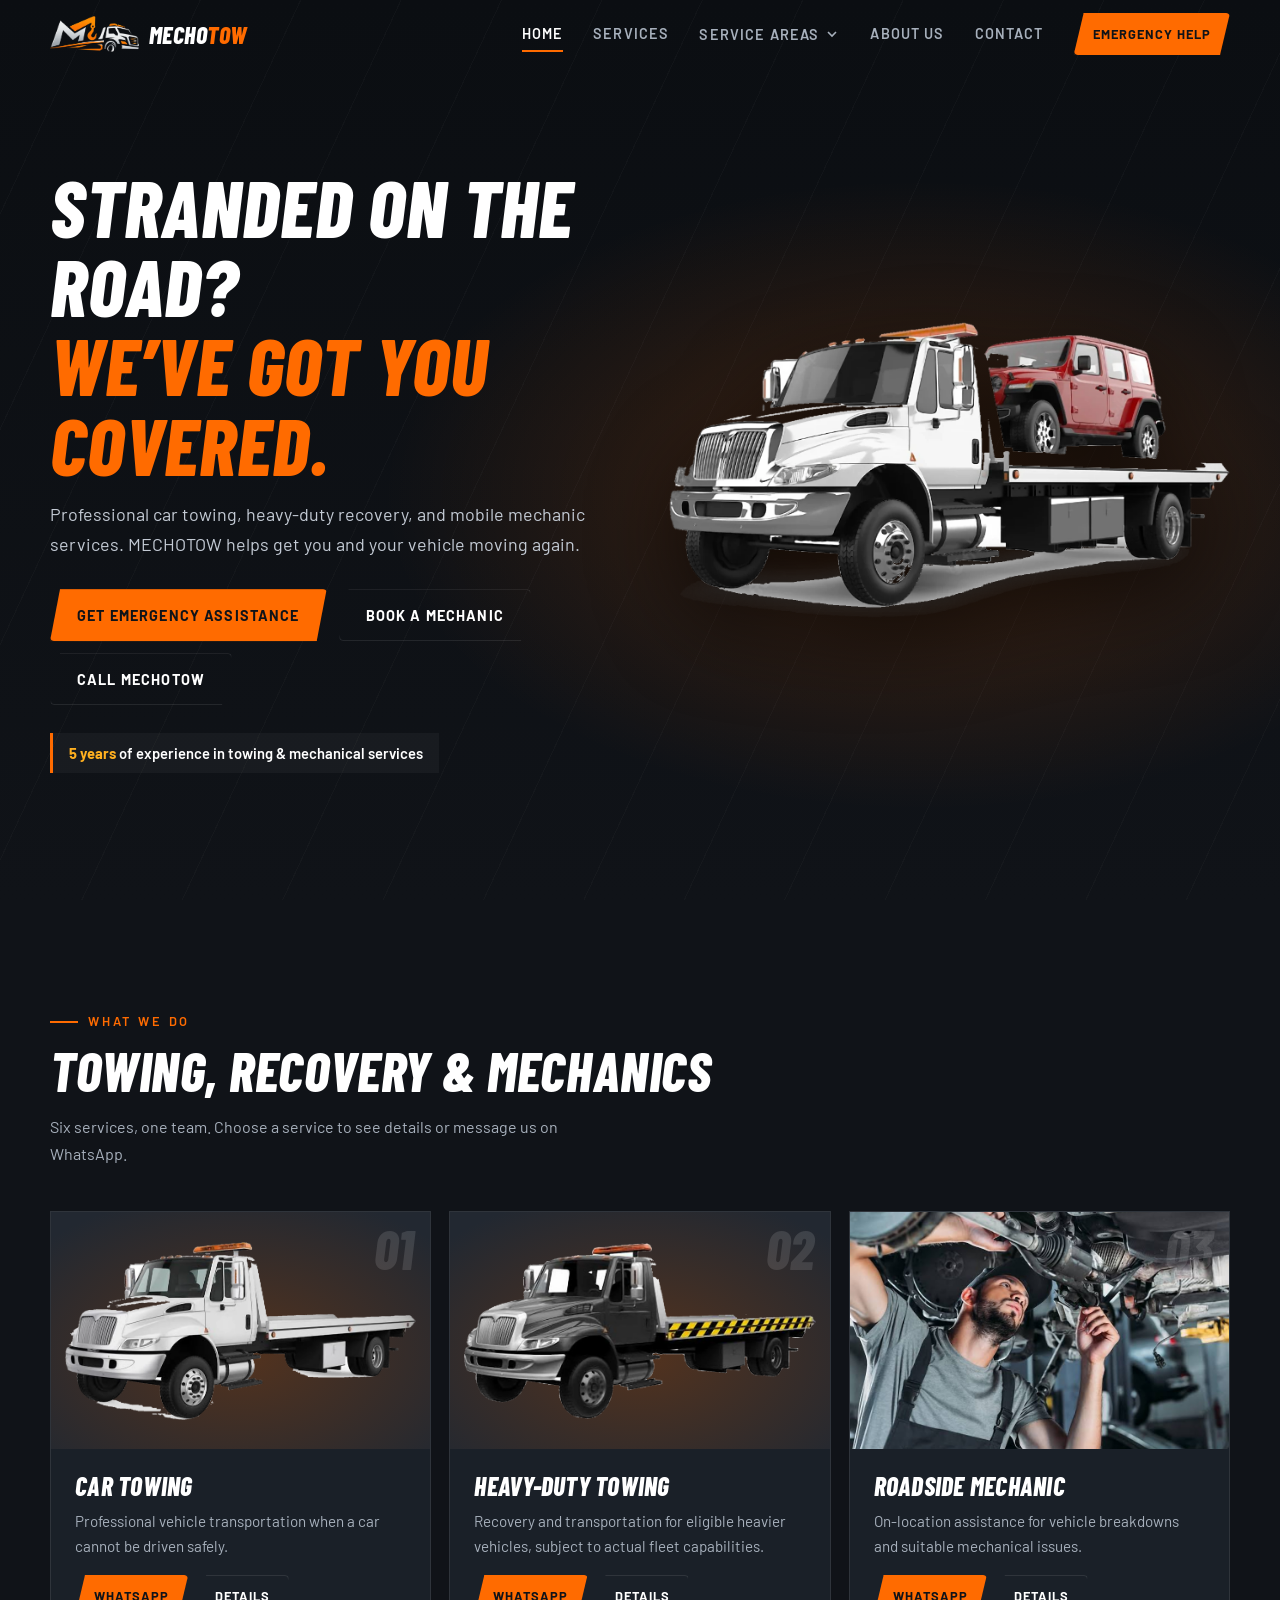
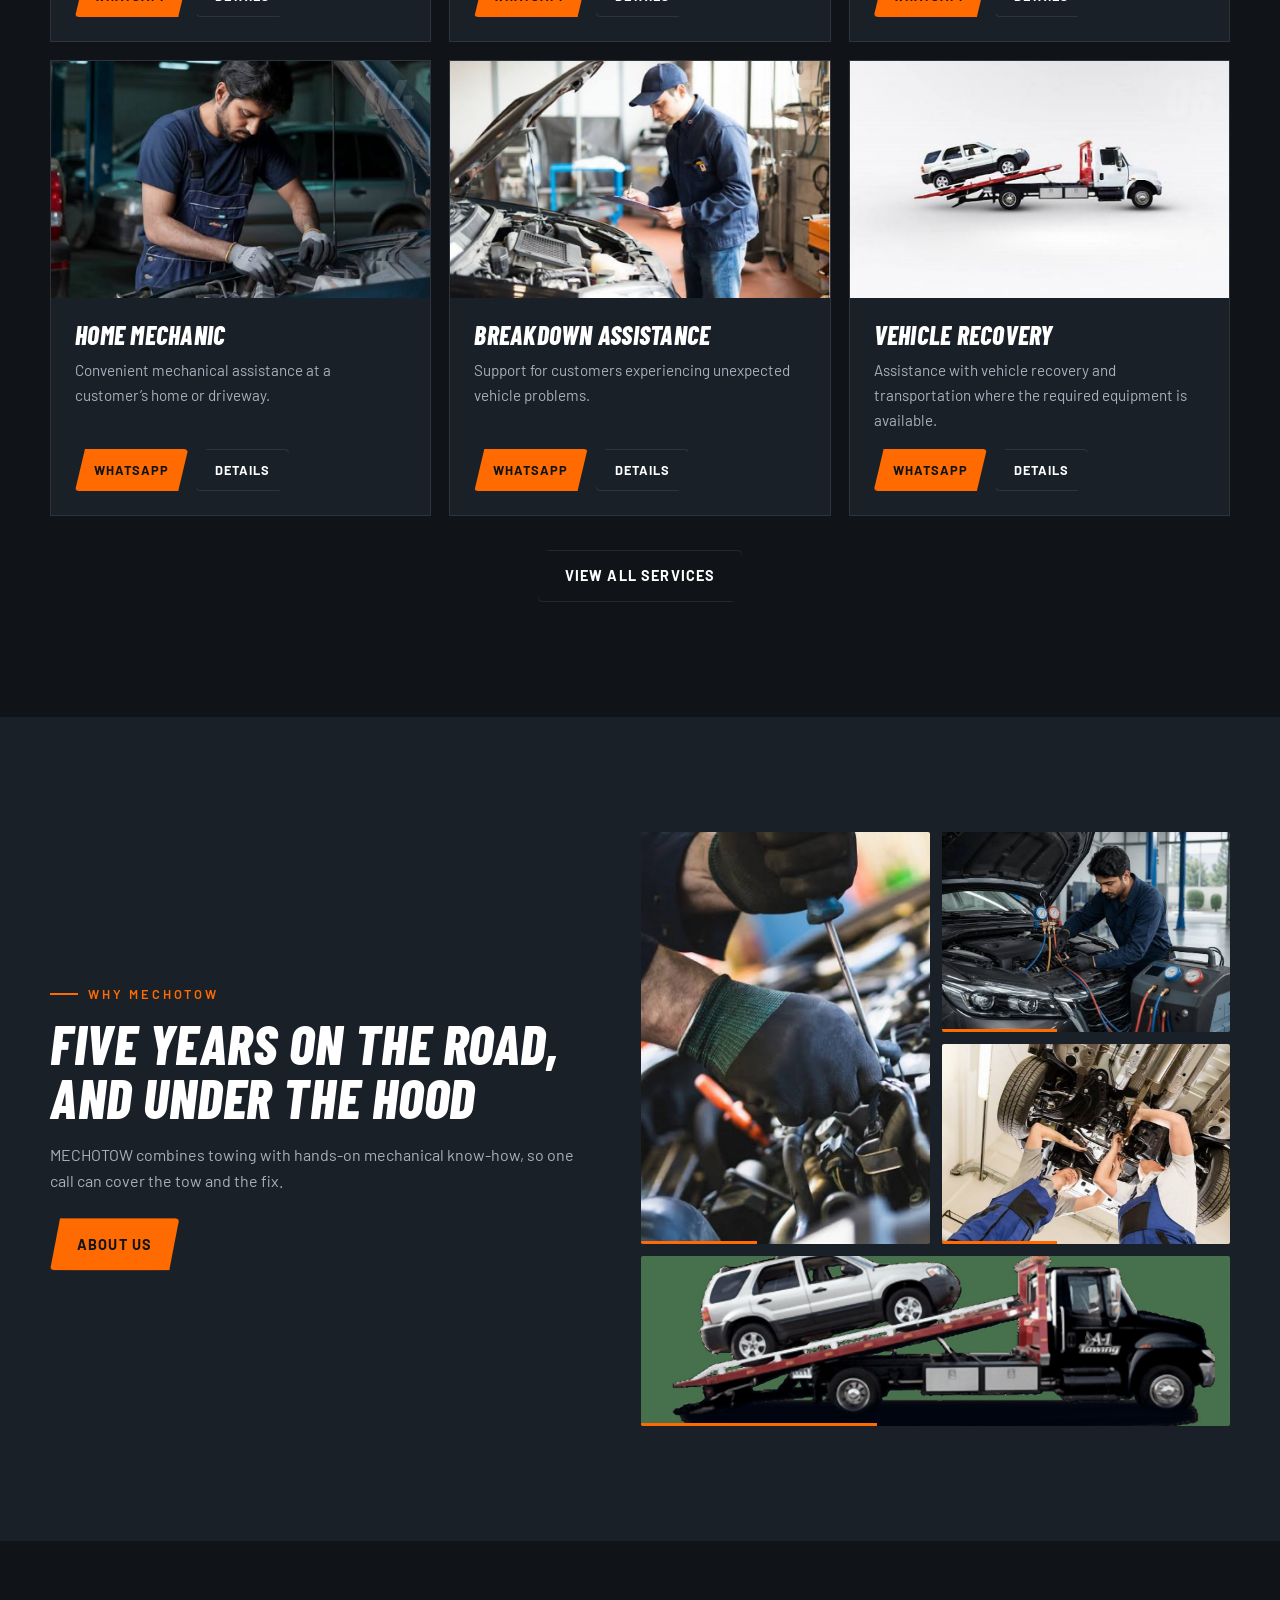
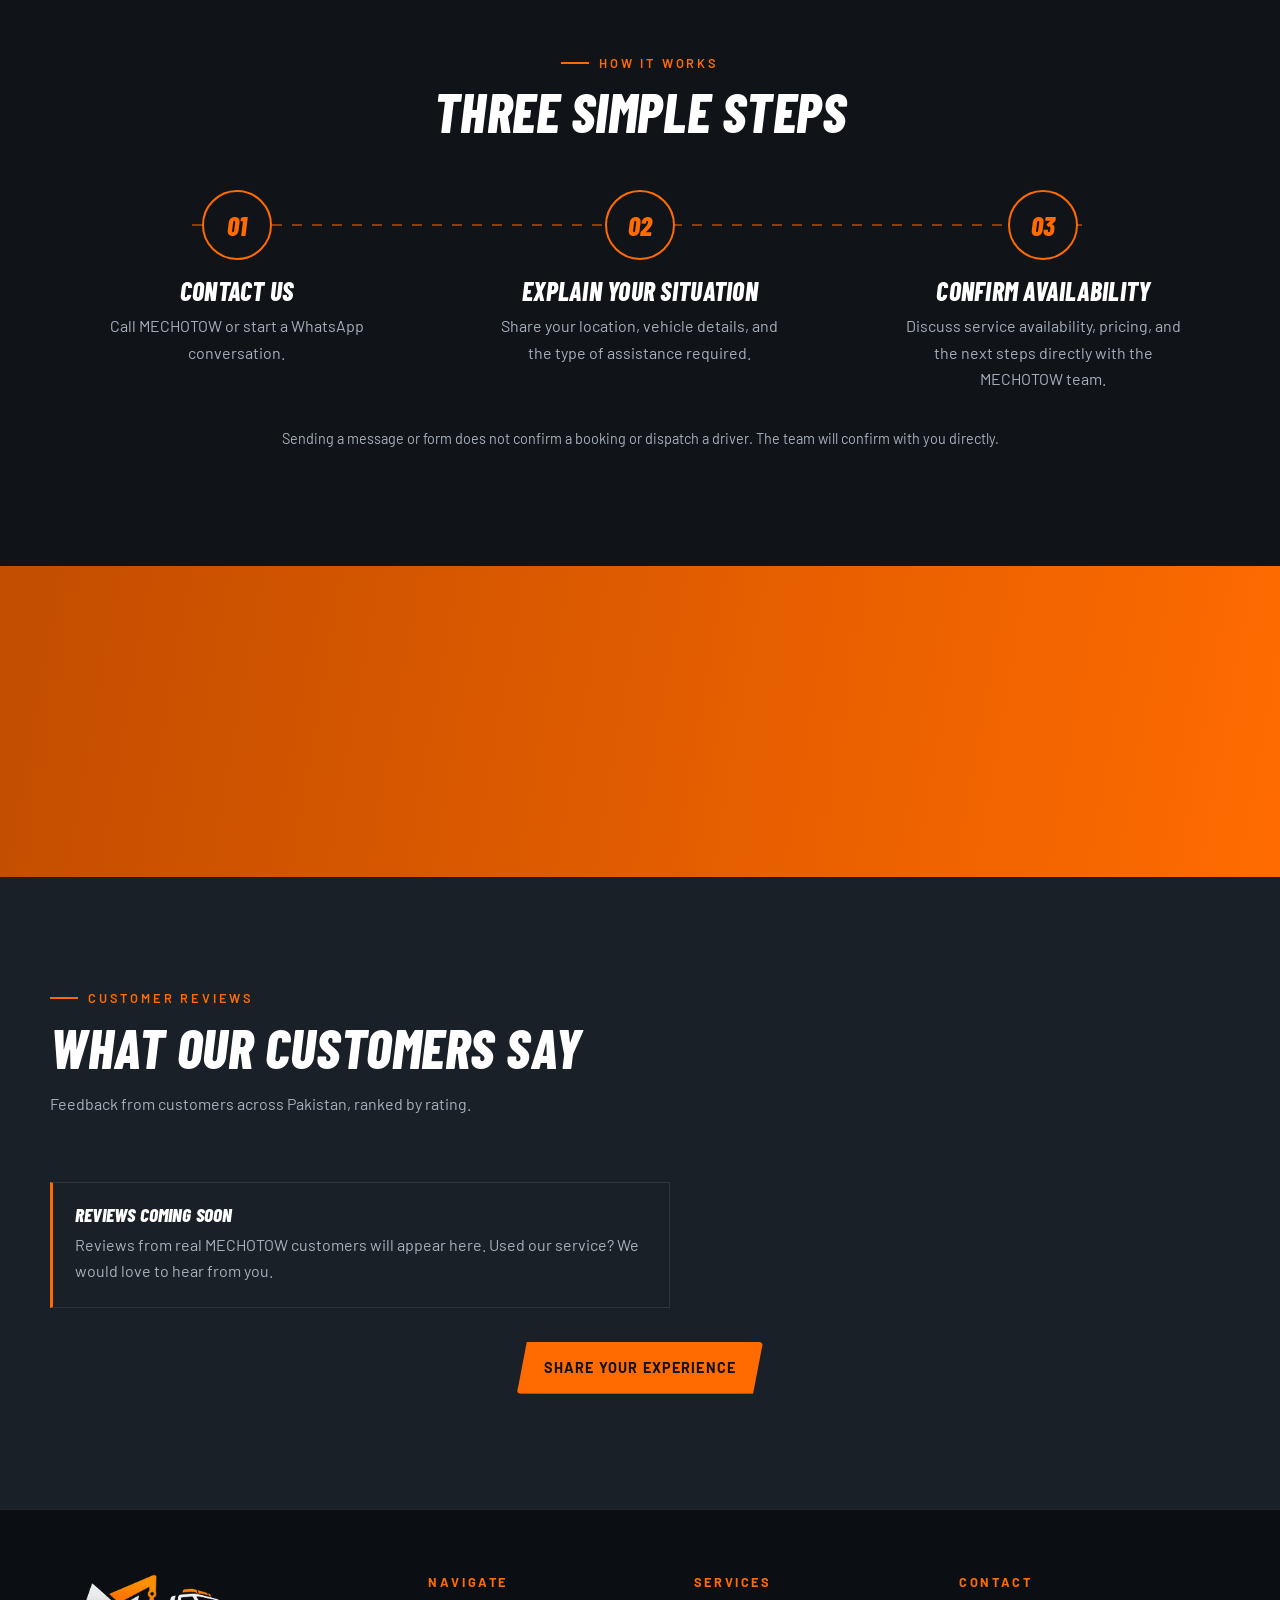
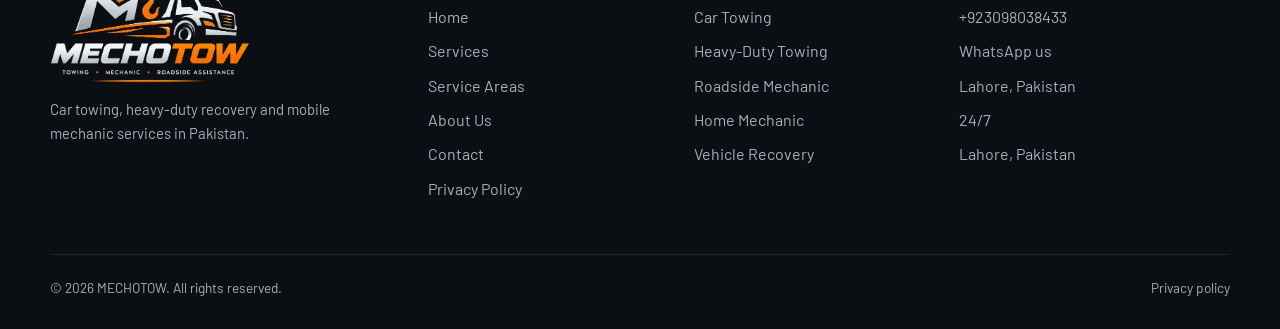
<file: index.html>
<!DOCTYPE html>
<html lang="en"><head><meta charset="utf-8"><meta name="viewport" content="width=device-width, initial-scale=1, viewport-fit=cover">
<title>MECHOTOW | Car Towing, Vehicle Recovery &amp; Mobile Mechanic in Pakistan</title><meta name="description" content="MECHOTOW provides car towing, heavy-duty recovery, roadside mechanic and home mechanic services in Pakistan. Call or WhatsApp to discuss your situation.">
<meta property="og:title" content="MECHOTOW | Car Towing, Vehicle Recovery &amp; Mobile Mechanic in Pakistan"><meta property="og:description" content="MECHOTOW provides car towing, heavy-duty recovery, roadside mechanic and home mechanic services in Pakistan. Call or WhatsApp to discuss your situation."><meta property="og:type" content="website"><meta property="og:image" content="assets/img/og-image.jpg">
<meta name="theme-color" content="#101318"><link rel="icon" href="assets/img/favicon.png">
<link rel="preconnect" href="https://fonts.googleapis.com"><link rel="preconnect" href="https://fonts.gstatic.com" crossorigin>
<link href="https://fonts.googleapis.com/css2?family=Barlow+Condensed:ital,wght@1,700;1,800&family=Barlow:wght@400;500;600&display=swap" rel="stylesheet">
<link rel="stylesheet" href="css/style.css">
<script type="application/ld+json" id="ld">{"@context":"https://schema.org","@type":"AutoTowing","name":"MECHOTOW","description":"Car towing, heavy-duty recovery, roadside mechanic and home mechanic services in Pakistan.","image":"assets/img/og-image.jpg"}</script>
</head><body><header id="hd"><div class="wrap nav"><a class="brand" href="index.html" aria-label="MECHOTOW home"><img src="assets/img/logo-mark.webp" alt="" width="72" height="40"><b>MECHO<i>TOW</i></b></a>
<button class="burger" id="bg" aria-label="Menu" aria-expanded="false" aria-controls="lk"><i></i><i></i><i></i></button>
<nav class="links" id="lk" aria-label="Main"><a href="index.html" aria-current="page">Home</a><a href="services.html">Services</a><div class="dd"><button class="ddb" id="ddbtn" type="button" aria-expanded="false" aria-controls="ddm">Service Areas <svg viewBox="0 0 24 24" width="16" height="16" fill="none" stroke="currentColor" stroke-width="2.4"><path d="M6 9l6 6 6-6"/></svg></button><div class="ddm" id="ddm"><a href="service-areas.html" class="all">All service areas →</a><a href="lahore.html">Lahore</a><a href="islamabad.html">Islamabad</a><a href="rawalpindi.html">Rawalpindi</a><a href="faisalabad.html">Faisalabad</a><a href="multan.html">Multan</a><a href="gujranwala.html">Gujranwala</a><a href="sialkot.html">Sialkot</a><a href="sargodha.html">Sargodha</a><a href="bahawalpur.html">Bahawalpur</a></div></div><a href="about.html">About Us</a><a href="contact.html">Contact</a><a class="btn p sm" data-wa="tow" href="contact.html">Emergency Help</a></nav></div></header><main><section class="hero" id="home"><div class="wrap hg"><div>
<h1><span class="line"><span>Stranded on the Road?</span></span><span class="line"><span><em>We’ve Got You</em></span></span><span class="line"><span><em>Covered.</em></span></span></h1>
<p class="lead fade">Professional car towing, heavy-duty recovery, and mobile mechanic services. MECHOTOW helps get you and your vehicle moving again.</p>
<div class="ctas fade"><a class="btn p" data-wa="tow" href="contact.html?service=tow">Get Emergency Assistance</a><a class="btn" data-wa="mech" href="contact.html">Book a Mechanic</a><a class="btn" data-call href="contact.html">Call MECHOTOW</a></div>
<div class="trust fade"><b>5 years</b> of experience in towing &amp; mechanical services</div></div>
<div class="hv"><img src="assets/img/hero-tow-truck.webp" alt="MECHOTOW flatbed tow truck carrying a red SUV" width="1305" height="679" fetchpriority="high" data-par></div></div></section>
<section><div class="wrap"><div class="rv"><div class="eyebrow">What we do</div><h2>Towing, recovery &amp; mechanics</h2><p class="lead">Six services, one team. Choose a service to see details or message us on WhatsApp.</p></div>
<div class="ov"><article class="sv  rv"><div class="im cut"><img src="assets/img/car-towing.webp" alt="Flatbed tow truck for car towing" loading="lazy"></div><div class="sb"><span class="num">01</span><h3>Car Towing</h3><p>Professional vehicle transportation when a car cannot be driven safely.</p><div class="sa"><a class="btn p sm" data-wa="tow" href="contact.html?service=tow">WhatsApp</a><a class="btn sm" href="services.html#car-towing">Details</a></div></div></article><article class="sv  rv"><div class="im cut"><img src="assets/img/heavy-duty-towing.webp" alt="Heavy-duty flatbed recovery truck" loading="lazy"></div><div class="sb"><span class="num">02</span><h3>Heavy-Duty Towing</h3><p>Recovery and transportation for eligible heavier vehicles, subject to actual fleet capabilities.</p><div class="sa"><a class="btn p sm" data-wa="heavy" href="contact.html?service=heavy">WhatsApp</a><a class="btn sm" href="services.html#heavy-duty">Details</a></div></div></article><article class="sv  rv"><div class="im"><img src="assets/img/roadside-mechanic.jpg" alt="Mechanic working under a vehicle" loading="lazy"></div><div class="sb"><span class="num">03</span><h3>Roadside Mechanic</h3><p>On-location assistance for vehicle breakdowns and suitable mechanical issues.</p><div class="sa"><a class="btn p sm" data-wa="road" href="contact.html?service=road">WhatsApp</a><a class="btn sm" href="services.html#roadside">Details</a></div></div></article><article class="sv  rv"><div class="im"><img src="assets/img/home-mechanic.jpg" alt="Mechanic inspecting an engine" loading="lazy"></div><div class="sb"><span class="num">04</span><h3>Home Mechanic</h3><p>Convenient mechanical assistance at a customer’s home or driveway.</p><div class="sa"><a class="btn p sm" data-wa="home" href="contact.html?service=home">WhatsApp</a><a class="btn sm" href="services.html#home">Details</a></div></div></article><article class="sv  rv"><div class="im"><img src="assets/img/breakdown-inspection.jpg" alt="Mechanic checking a vehicle" loading="lazy"></div><div class="sb"><span class="num">05</span><h3>Breakdown Assistance</h3><p>Support for customers experiencing unexpected vehicle problems.</p><div class="sa"><a class="btn p sm" data-wa="breakdown" href="contact.html?service=breakdown">WhatsApp</a><a class="btn sm" href="services.html#breakdown">Details</a></div></div></article><article class="sv  rv"><div class="im"><img src="assets/img/vehicle-recovery.jpg" alt="Tow truck with an SUV on the ramp" loading="lazy"></div><div class="sb"><span class="num">06</span><h3>Vehicle Recovery</h3><p>Assistance with vehicle recovery and transportation where the required equipment is available.</p><div class="sa"><a class="btn p sm" data-wa="recovery" href="contact.html?service=recovery">WhatsApp</a><a class="btn sm" href="services.html#recovery">Details</a></div></div></article></div><p style="text-align:center;margin-top:34px"><a class="btn" href="services.html">View all services</a></p></div></section>
<section class="band"><div class="wrap tg"><div class="rv"><div class="eyebrow">Why MECHOTOW</div><h2>Five years on the road, and under the hood</h2><p class="lead">MECHOTOW combines towing with hands-on mechanical know-how, so one call can cover the tow and the fix.</p><p style="margin-top:24px"><a class="btn p" href="about.html">About us</a></p></div>
<div class="mos rv" style="--d:.15s"><figure class="t"><img src="assets/img/mechanic-engine-repair.jpg" alt="Mechanic using a screwdriver on an engine" loading="lazy"></figure><figure><img src="assets/img/ac-service.jpg" alt="Mechanic servicing a car air conditioning system" loading="lazy"></figure><figure><img src="assets/img/undercarriage-service.jpg" alt="Two mechanics working beneath a vehicle" loading="lazy"></figure><figure class="w"><img src="assets/img/suv-transport.jpg" alt="Flatbed tow truck transporting an SUV" loading="lazy"></figure></div></div></section>
<section><div class="wrap"><div class="rv" style="text-align:center"><div class="eyebrow" style="justify-content:center">How it works</div><h2>Three simple steps</h2></div><div class="st">
<div class="step rv"><div class="n">01</div><h3>Contact Us</h3><p>Call MECHOTOW or start a WhatsApp conversation.</p></div>
<div class="step rv" style="--d:.12s"><div class="n">02</div><h3>Explain Your Situation</h3><p>Share your location, vehicle details, and the type of assistance required.</p></div>
<div class="step rv" style="--d:.24s"><div class="n">03</div><h3>Confirm Availability</h3><p>Discuss service availability, pricing, and the next steps directly with the MECHOTOW team.</p></div></div>
<p class="note">Sending a message or form does not confirm a booking or dispatch a driver. The team will confirm with you directly.</p></div></section><section class="cta"><div class="wrap rv"><h2>Need help right now?</h2><p>Call or message MECHOTOW and explain your situation. The team will confirm availability and next steps with you.</p><div class="ctas" style="justify-content:center"><a class="btn" data-call href="contact.html">Call MECHOTOW</a><a class="btn" data-wa="tow" href="contact.html">WhatsApp Us</a></div></div></section><section class="band" id="reviews"><div class="wrap"><div class="rv"><div class="eyebrow">Customer reviews</div><h2>What our customers say</h2><p class="lead">Feedback from customers across Pakistan, ranked by rating.</p></div>
<div class="banner" id="rvSample" role="note">SAMPLE PREVIEW: the cards below are placeholders, not real customer reviews. Replace them with real reviews in js/config.js before launch.</div>
<div class="rsum rv" id="rvSummary" hidden><div><div class="big" id="rvAvg">0</div><div class="stars" id="rvStars"></div><small id="rvCount"></small></div><div id="rvBars"></div></div>
<div class="rgrid" id="rvList"></div>
<div class="card rv" id="rvEmpty" hidden style="margin-top:34px;max-width:620px"><h3>Reviews coming soon</h3><p>Reviews from real MECHOTOW customers will appear here. Used our service? We would love to hear from you.</p></div>
<p style="text-align:center;margin-top:34px"><a class="btn p" data-wa="tow" data-msg="Hello MECHOTOW, I would like to share my feedback about your service." href="contact.html">Share your experience</a></p></div></section></main><footer><div class="wrap"><div class="fg">
<div><img src="assets/img/logo.webp" alt="MECHOTOW logo" width="200" height="107" loading="lazy"><p>Car towing, heavy-duty recovery and mobile mechanic services in Pakistan.</p></div>
<div><h4>Navigate</h4><ul><li><a href="index.html">Home</a></li><li><a href="services.html">Services</a></li><li><a href="service-areas.html">Service Areas</a></li><li><a href="about.html">About Us</a></li><li><a href="contact.html">Contact</a></li><li><a href="privacy.html">Privacy Policy</a></li></ul></div>
<div><h4>Services</h4><ul><li><a href="services.html#car-towing">Car Towing</a></li><li><a href="services.html#heavy-duty">Heavy-Duty Towing</a></li><li><a href="services.html#roadside">Roadside Mechanic</a></li><li><a href="services.html#home">Home Mechanic</a></li><li><a href="services.html#recovery">Vehicle Recovery</a></li></ul></div>
<div><h4>Contact</h4><ul><li><a data-call data-phone href="contact.html">Phone</a></li><li><a data-wa="tow" href="contact.html">WhatsApp us</a></li><li data-area></li><li data-hours></li><li data-addr></li><li id="soc"></li></ul></div>
</div><div class="fb"><span>© <span data-yr></span> MECHOTOW. All rights reserved.</span><a href="privacy.html">Privacy policy</a></div></div></footer>
<nav class="mb" aria-label="Quick contact"><a data-call href="contact.html">Call</a><a class="w" data-wa="tow" href="contact.html">WhatsApp</a></nav><div class="toast" id="ts" role="status" aria-live="polite"></div>
<script src="js/config.js"></script><script src="js/main.js"></script></body></html>
</file>
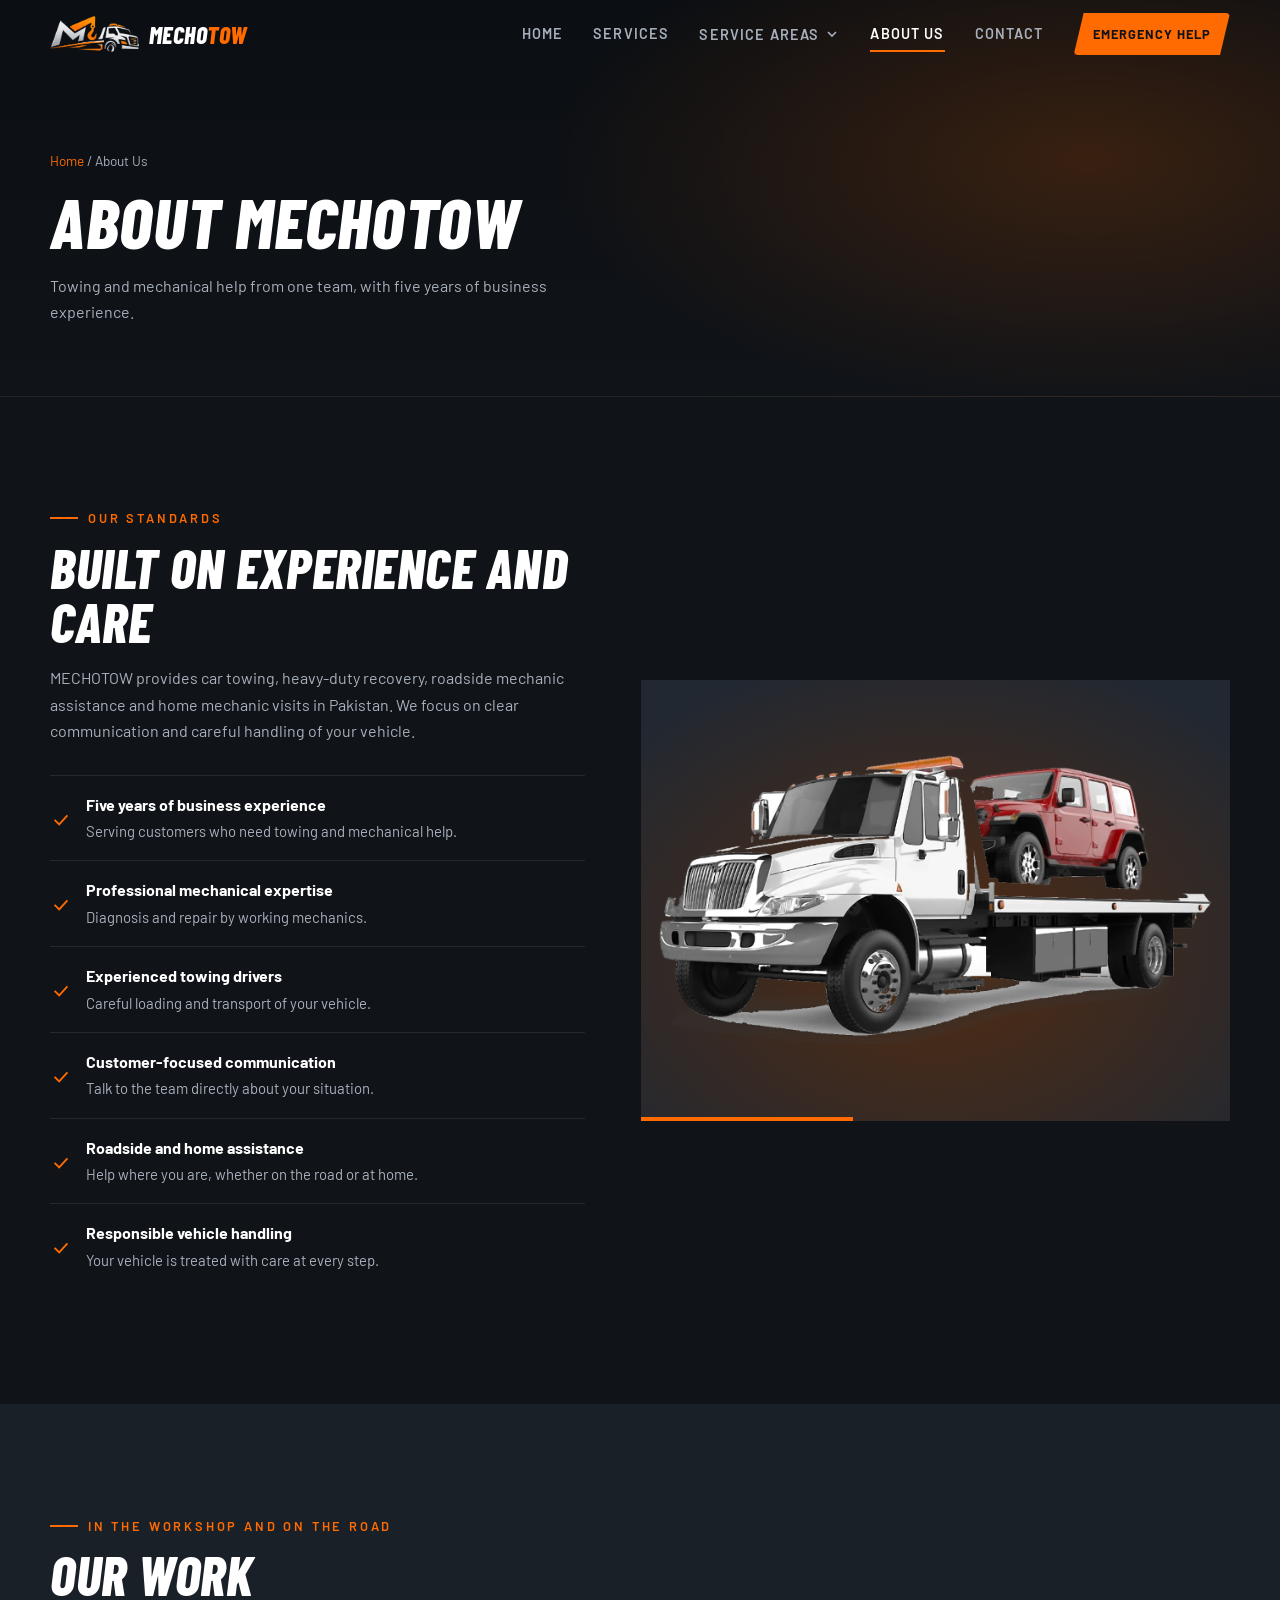
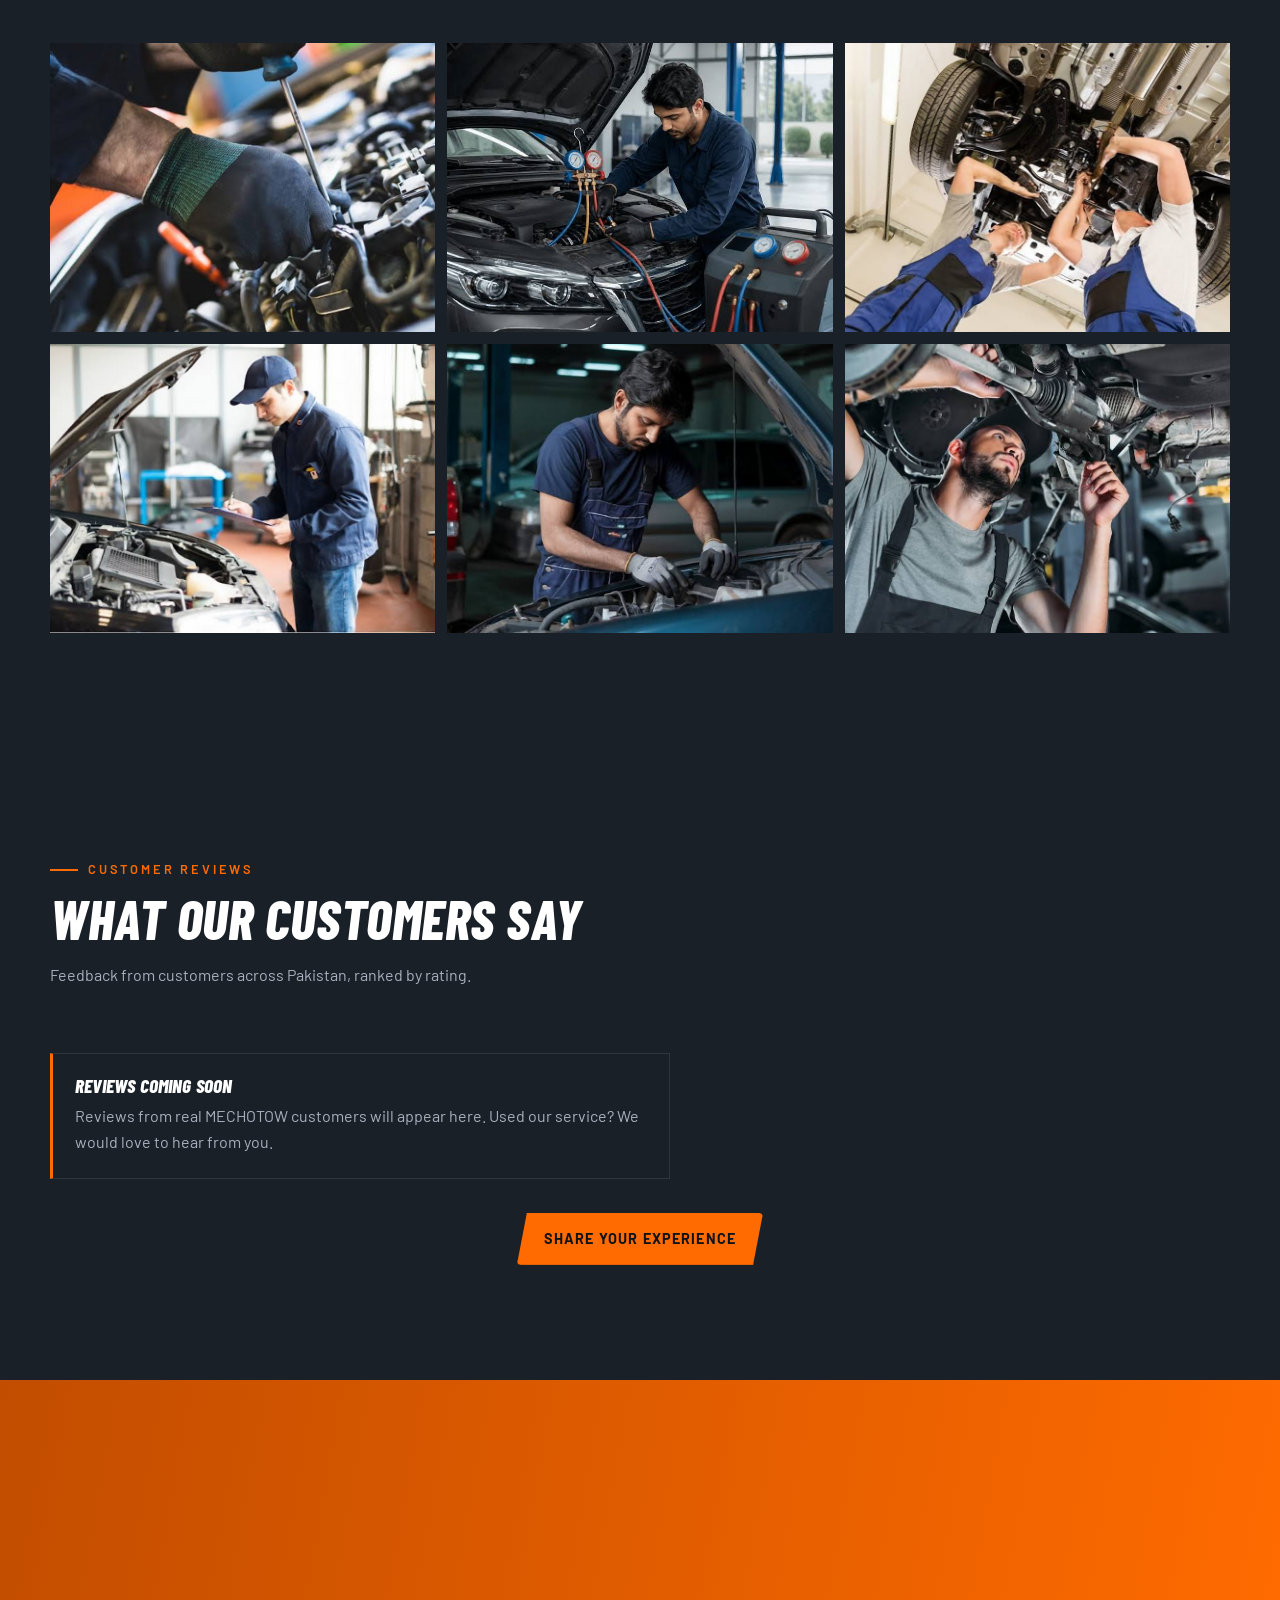
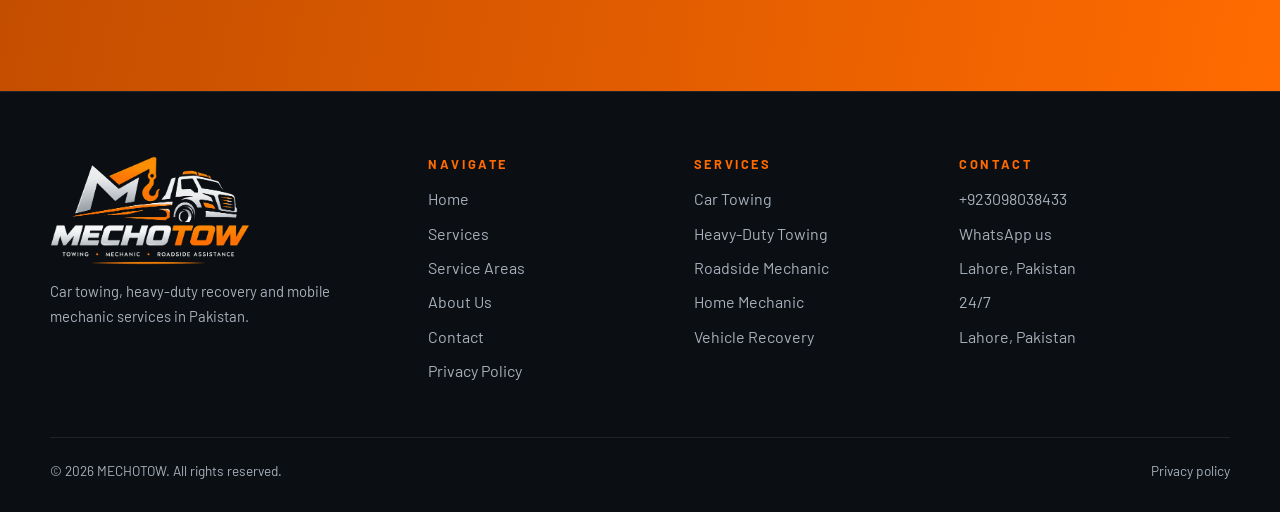
<file: about.html>
<!DOCTYPE html>
<html lang="en"><head><meta charset="utf-8"><meta name="viewport" content="width=device-width, initial-scale=1, viewport-fit=cover">
<title>About Us | MECHOTOW</title><meta name="description" content="MECHOTOW has five years of business experience in towing, vehicle recovery and mobile mechanic services in Pakistan.">
<meta property="og:title" content="About Us | MECHOTOW"><meta property="og:description" content="MECHOTOW has five years of business experience in towing, vehicle recovery and mobile mechanic services in Pakistan."><meta property="og:type" content="website"><meta property="og:image" content="assets/img/og-image.jpg">
<meta name="theme-color" content="#101318"><link rel="icon" href="assets/img/favicon.png">
<link rel="preconnect" href="https://fonts.googleapis.com"><link rel="preconnect" href="https://fonts.gstatic.com" crossorigin>
<link href="https://fonts.googleapis.com/css2?family=Barlow+Condensed:ital,wght@1,700;1,800&family=Barlow:wght@400;500;600&display=swap" rel="stylesheet">
<link rel="stylesheet" href="css/style.css">
<script type="application/ld+json" id="ld">{"@context":"https://schema.org","@type":"AutoTowing","name":"MECHOTOW","description":"Car towing, heavy-duty recovery, roadside mechanic and home mechanic services in Pakistan.","image":"assets/img/og-image.jpg"}</script>
</head><body><header id="hd"><div class="wrap nav"><a class="brand" href="index.html" aria-label="MECHOTOW home"><img src="assets/img/logo-mark.webp" alt="" width="72" height="40"><b>MECHO<i>TOW</i></b></a>
<button class="burger" id="bg" aria-label="Menu" aria-expanded="false" aria-controls="lk"><i></i><i></i><i></i></button>
<nav class="links" id="lk" aria-label="Main"><a href="index.html">Home</a><a href="services.html">Services</a><div class="dd"><button class="ddb" id="ddbtn" type="button" aria-expanded="false" aria-controls="ddm">Service Areas <svg viewBox="0 0 24 24" width="16" height="16" fill="none" stroke="currentColor" stroke-width="2.4"><path d="M6 9l6 6 6-6"/></svg></button><div class="ddm" id="ddm"><a href="service-areas.html" class="all">All service areas →</a><a href="lahore.html">Lahore</a><a href="islamabad.html">Islamabad</a><a href="rawalpindi.html">Rawalpindi</a><a href="faisalabad.html">Faisalabad</a><a href="multan.html">Multan</a><a href="gujranwala.html">Gujranwala</a><a href="sialkot.html">Sialkot</a><a href="sargodha.html">Sargodha</a><a href="bahawalpur.html">Bahawalpur</a></div></div><a href="about.html" aria-current="page">About Us</a><a href="contact.html">Contact</a><a class="btn p sm" data-wa="tow" href="contact.html">Emergency Help</a></nav></div></header><main><section class="ph2"><div class="wrap"><div class="crumb"><a href="index.html">Home</a> / About Us</div><h1>About MECHOTOW</h1><p class="lead">Towing and mechanical help from one team, with five years of business experience.</p></div></section><section><div class="wrap tg"><div class="rv"><div class="eyebrow">Our standards</div><h2>Built on experience and care</h2><p class="lead">MECHOTOW provides car towing, heavy-duty recovery, roadside mechanic assistance and home mechanic visits in Pakistan. We focus on clear communication and careful handling of your vehicle.</p><div class="pts"><div><svg viewBox="0 0 24 24" fill="none" stroke="currentColor" stroke-width="2"><path d="M5 12l5 5 9-10"/></svg><p><b>Five years of business experience</b><span>Serving customers who need towing and mechanical help.</span></p></div><div><svg viewBox="0 0 24 24" fill="none" stroke="currentColor" stroke-width="2"><path d="M5 12l5 5 9-10"/></svg><p><b>Professional mechanical expertise</b><span>Diagnosis and repair by working mechanics.</span></p></div><div><svg viewBox="0 0 24 24" fill="none" stroke="currentColor" stroke-width="2"><path d="M5 12l5 5 9-10"/></svg><p><b>Experienced towing drivers</b><span>Careful loading and transport of your vehicle.</span></p></div><div><svg viewBox="0 0 24 24" fill="none" stroke="currentColor" stroke-width="2"><path d="M5 12l5 5 9-10"/></svg><p><b>Customer-focused communication</b><span>Talk to the team directly about your situation.</span></p></div><div><svg viewBox="0 0 24 24" fill="none" stroke="currentColor" stroke-width="2"><path d="M5 12l5 5 9-10"/></svg><p><b>Roadside and home assistance</b><span>Help where you are, whether on the road or at home.</span></p></div><div><svg viewBox="0 0 24 24" fill="none" stroke="currentColor" stroke-width="2"><path d="M5 12l5 5 9-10"/></svg><p><b>Responsible vehicle handling</b><span>Your vehicle is treated with care at every step.</span></p></div></div></div>
<div class="im2 cut rv" style="--d:.15s"><img src="assets/img/hero-tow-truck.webp" alt="MECHOTOW tow truck carrying an SUV" loading="lazy"></div></div></section>
<section class="band"><div class="wrap"><div class="rv"><div class="eyebrow">In the workshop and on the road</div><h2>Our work</h2></div><div class="gal"><figure class="rv"><img src="assets/img/mechanic-engine-repair.jpg" alt="Mechanic working on an engine" loading="lazy"></figure><figure class="rv"><img src="assets/img/ac-service.jpg" alt="Air conditioning service" loading="lazy"></figure><figure class="rv"><img src="assets/img/undercarriage-service.jpg" alt="Mechanics under a vehicle" loading="lazy"></figure><figure class="rv"><img src="assets/img/breakdown-inspection.jpg" alt="Vehicle inspection" loading="lazy"></figure><figure class="rv"><img src="assets/img/home-mechanic.jpg" alt="Tow truck transporting an SUV" loading="lazy"></figure><figure class="rv"><img src="assets/img/roadside-mechanic.jpg" alt="Mechanic at work" loading="lazy"></figure></div></div></section><section class="band" id="reviews"><div class="wrap"><div class="rv"><div class="eyebrow">Customer reviews</div><h2>What our customers say</h2><p class="lead">Feedback from customers across Pakistan, ranked by rating.</p></div>
<div class="banner" id="rvSample" role="note">SAMPLE PREVIEW: the cards below are placeholders, not real customer reviews. Replace them with real reviews in js/config.js before launch.</div>
<div class="rsum rv" id="rvSummary" hidden><div><div class="big" id="rvAvg">0</div><div class="stars" id="rvStars"></div><small id="rvCount"></small></div><div id="rvBars"></div></div>
<div class="rgrid" id="rvList"></div>
<div class="card rv" id="rvEmpty" hidden style="margin-top:34px;max-width:620px"><h3>Reviews coming soon</h3><p>Reviews from real MECHOTOW customers will appear here. Used our service? We would love to hear from you.</p></div>
<p style="text-align:center;margin-top:34px"><a class="btn p" data-wa="tow" data-msg="Hello MECHOTOW, I would like to share my feedback about your service." href="contact.html">Share your experience</a></p></div></section><section class="cta"><div class="wrap rv"><h2>Need help right now?</h2><p>Call or message MECHOTOW and explain your situation. The team will confirm availability and next steps with you.</p><div class="ctas" style="justify-content:center"><a class="btn" data-call href="contact.html">Call MECHOTOW</a><a class="btn" data-wa="tow" href="contact.html">WhatsApp Us</a></div></div></section></main><footer><div class="wrap"><div class="fg">
<div><img src="assets/img/logo.webp" alt="MECHOTOW logo" width="200" height="107" loading="lazy"><p>Car towing, heavy-duty recovery and mobile mechanic services in Pakistan.</p></div>
<div><h4>Navigate</h4><ul><li><a href="index.html">Home</a></li><li><a href="services.html">Services</a></li><li><a href="service-areas.html">Service Areas</a></li><li><a href="about.html">About Us</a></li><li><a href="contact.html">Contact</a></li><li><a href="privacy.html">Privacy Policy</a></li></ul></div>
<div><h4>Services</h4><ul><li><a href="services.html#car-towing">Car Towing</a></li><li><a href="services.html#heavy-duty">Heavy-Duty Towing</a></li><li><a href="services.html#roadside">Roadside Mechanic</a></li><li><a href="services.html#home">Home Mechanic</a></li><li><a href="services.html#recovery">Vehicle Recovery</a></li></ul></div>
<div><h4>Contact</h4><ul><li><a data-call data-phone href="contact.html">Phone</a></li><li><a data-wa="tow" href="contact.html">WhatsApp us</a></li><li data-area></li><li data-hours></li><li data-addr></li><li id="soc"></li></ul></div>
</div><div class="fb"><span>© <span data-yr></span> MECHOTOW. All rights reserved.</span><a href="privacy.html">Privacy policy</a></div></div></footer>
<nav class="mb" aria-label="Quick contact"><a data-call href="contact.html">Call</a><a class="w" data-wa="tow" href="contact.html">WhatsApp</a></nav><div class="toast" id="ts" role="status" aria-live="polite"></div>
<script src="js/config.js"></script><script src="js/main.js"></script></body></html>
</file>
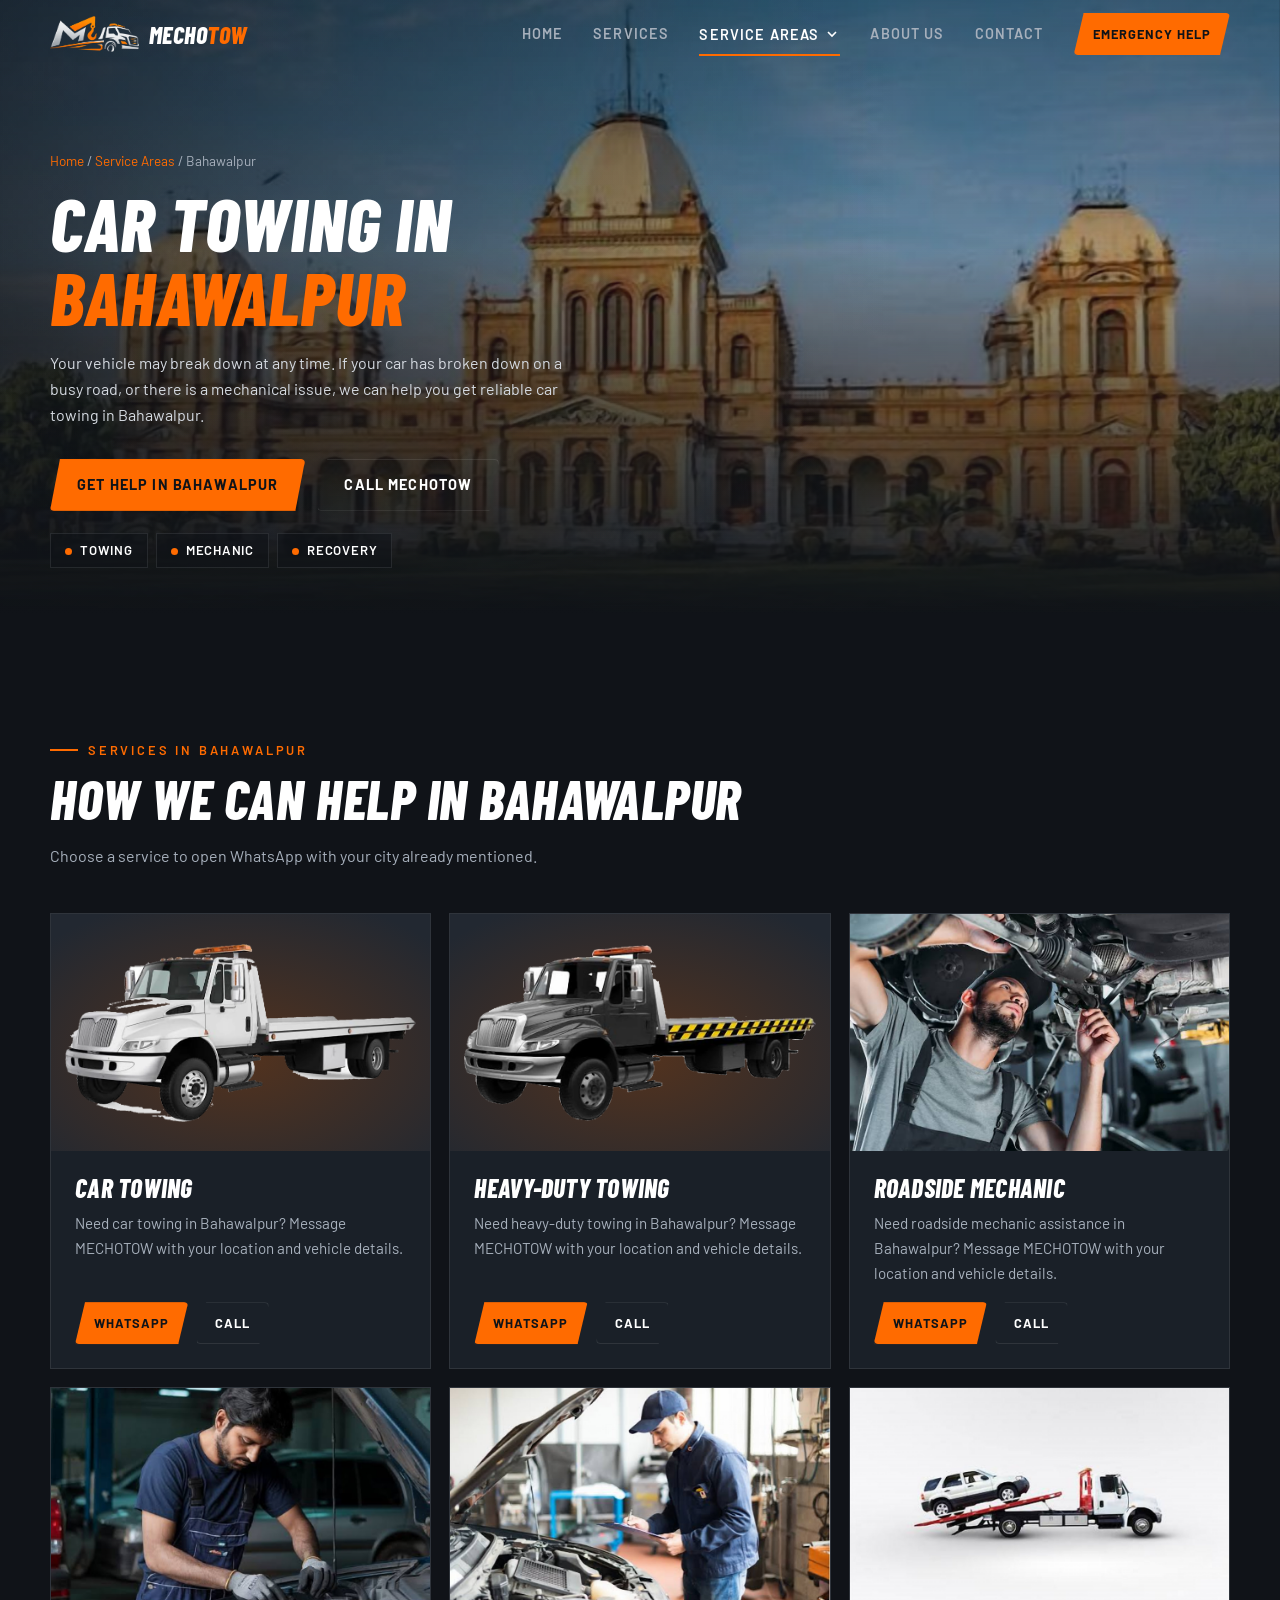
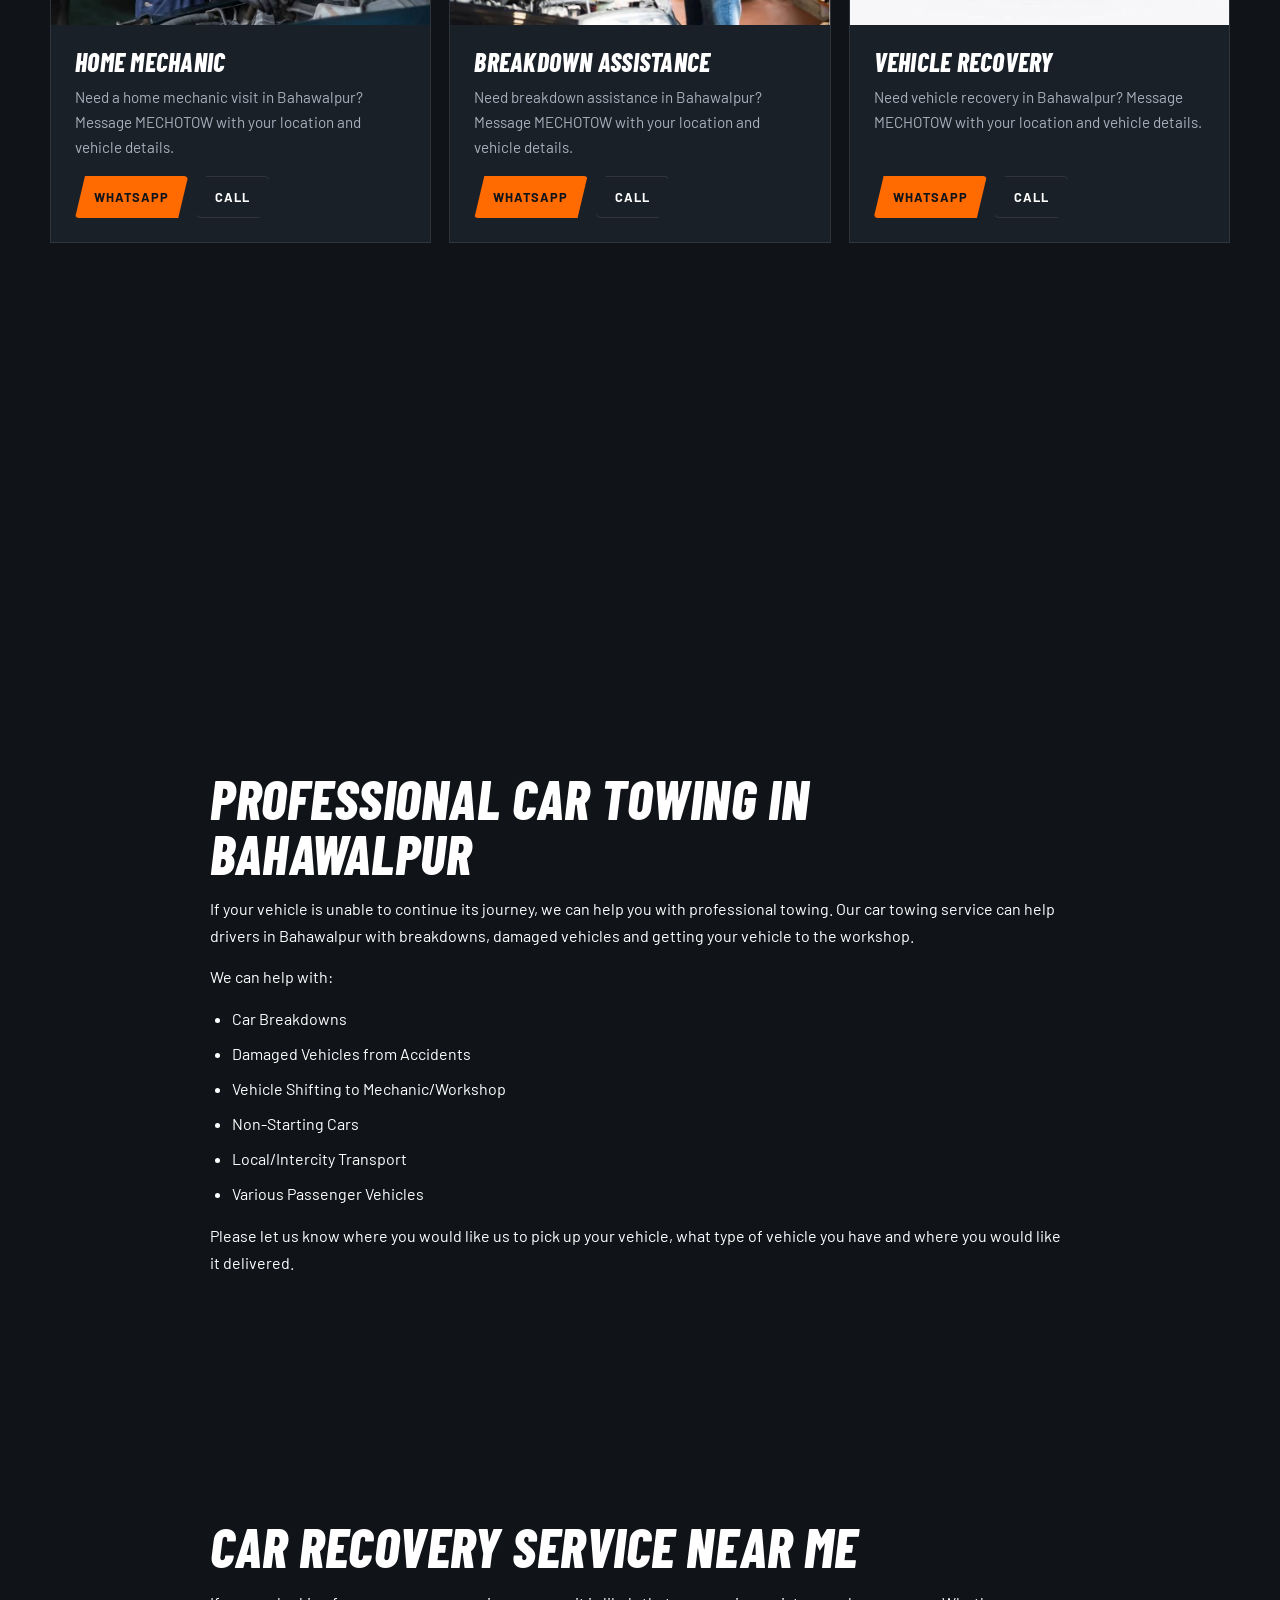
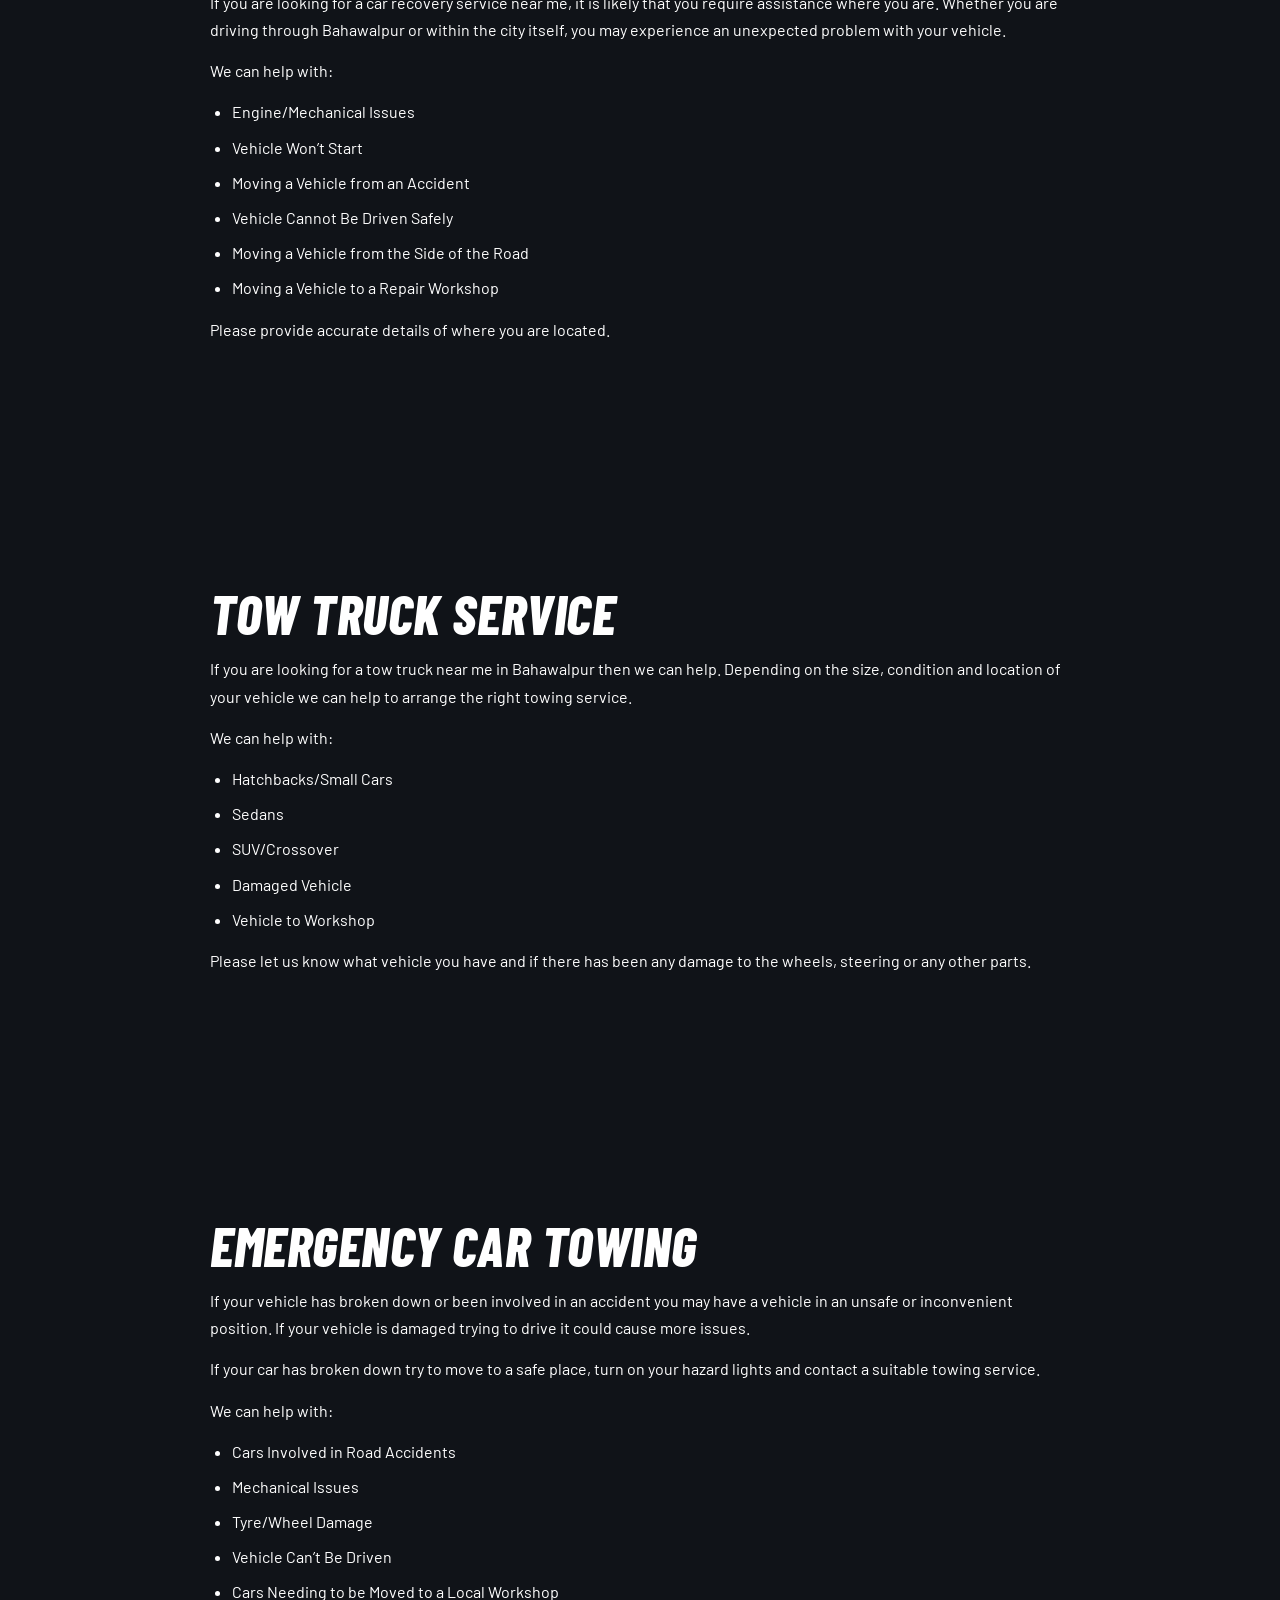
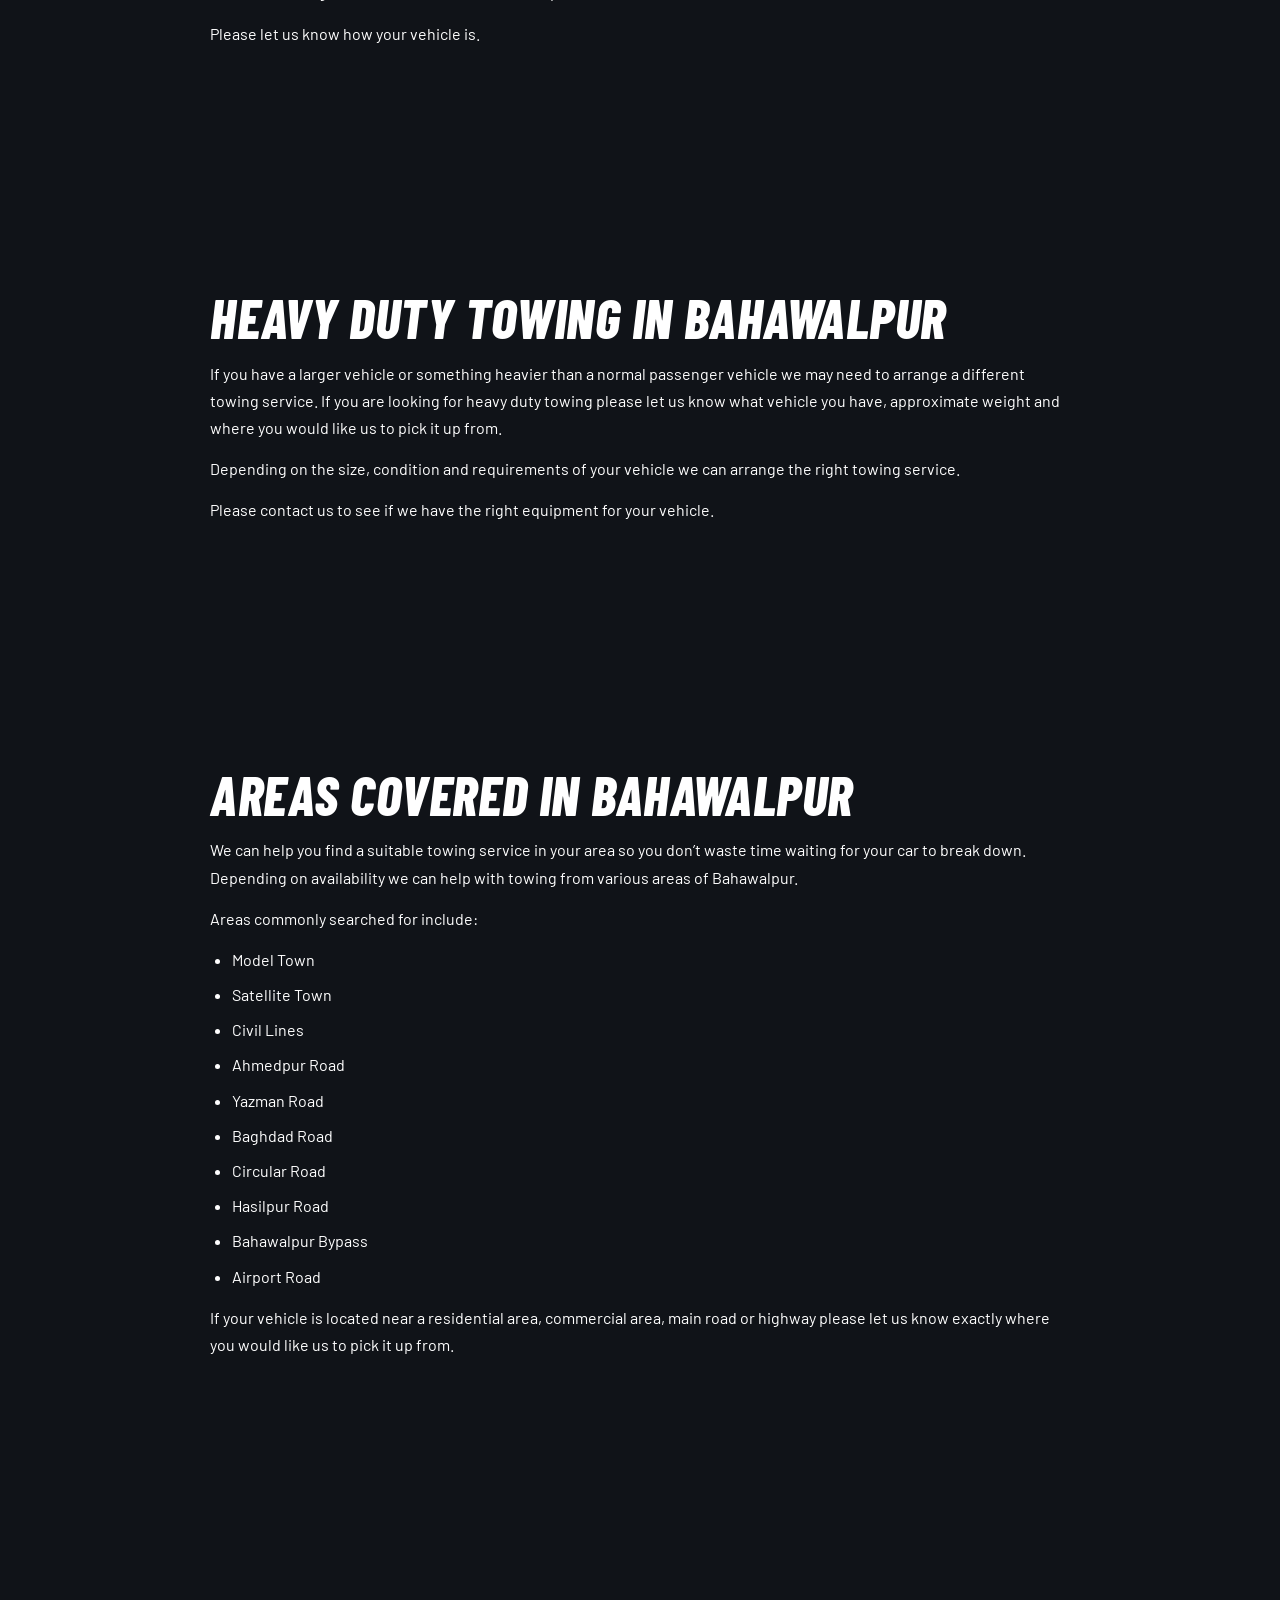
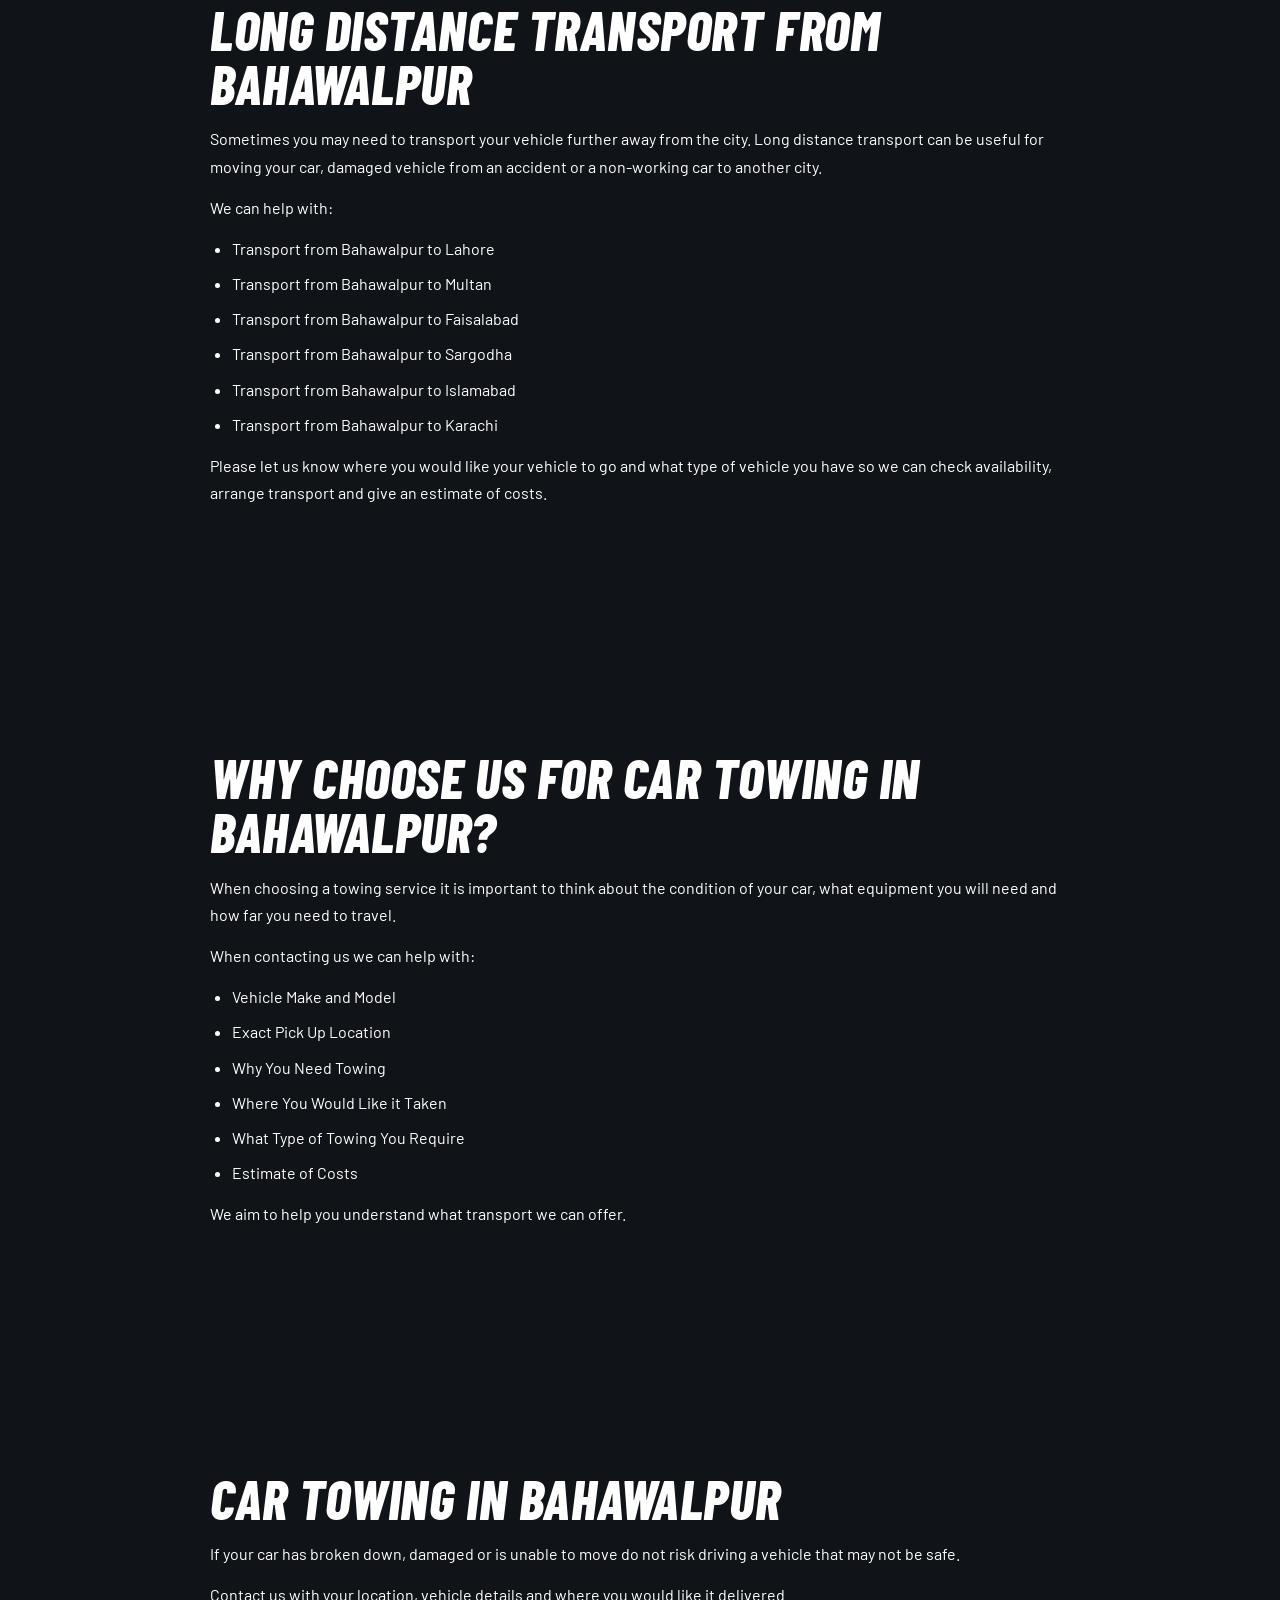
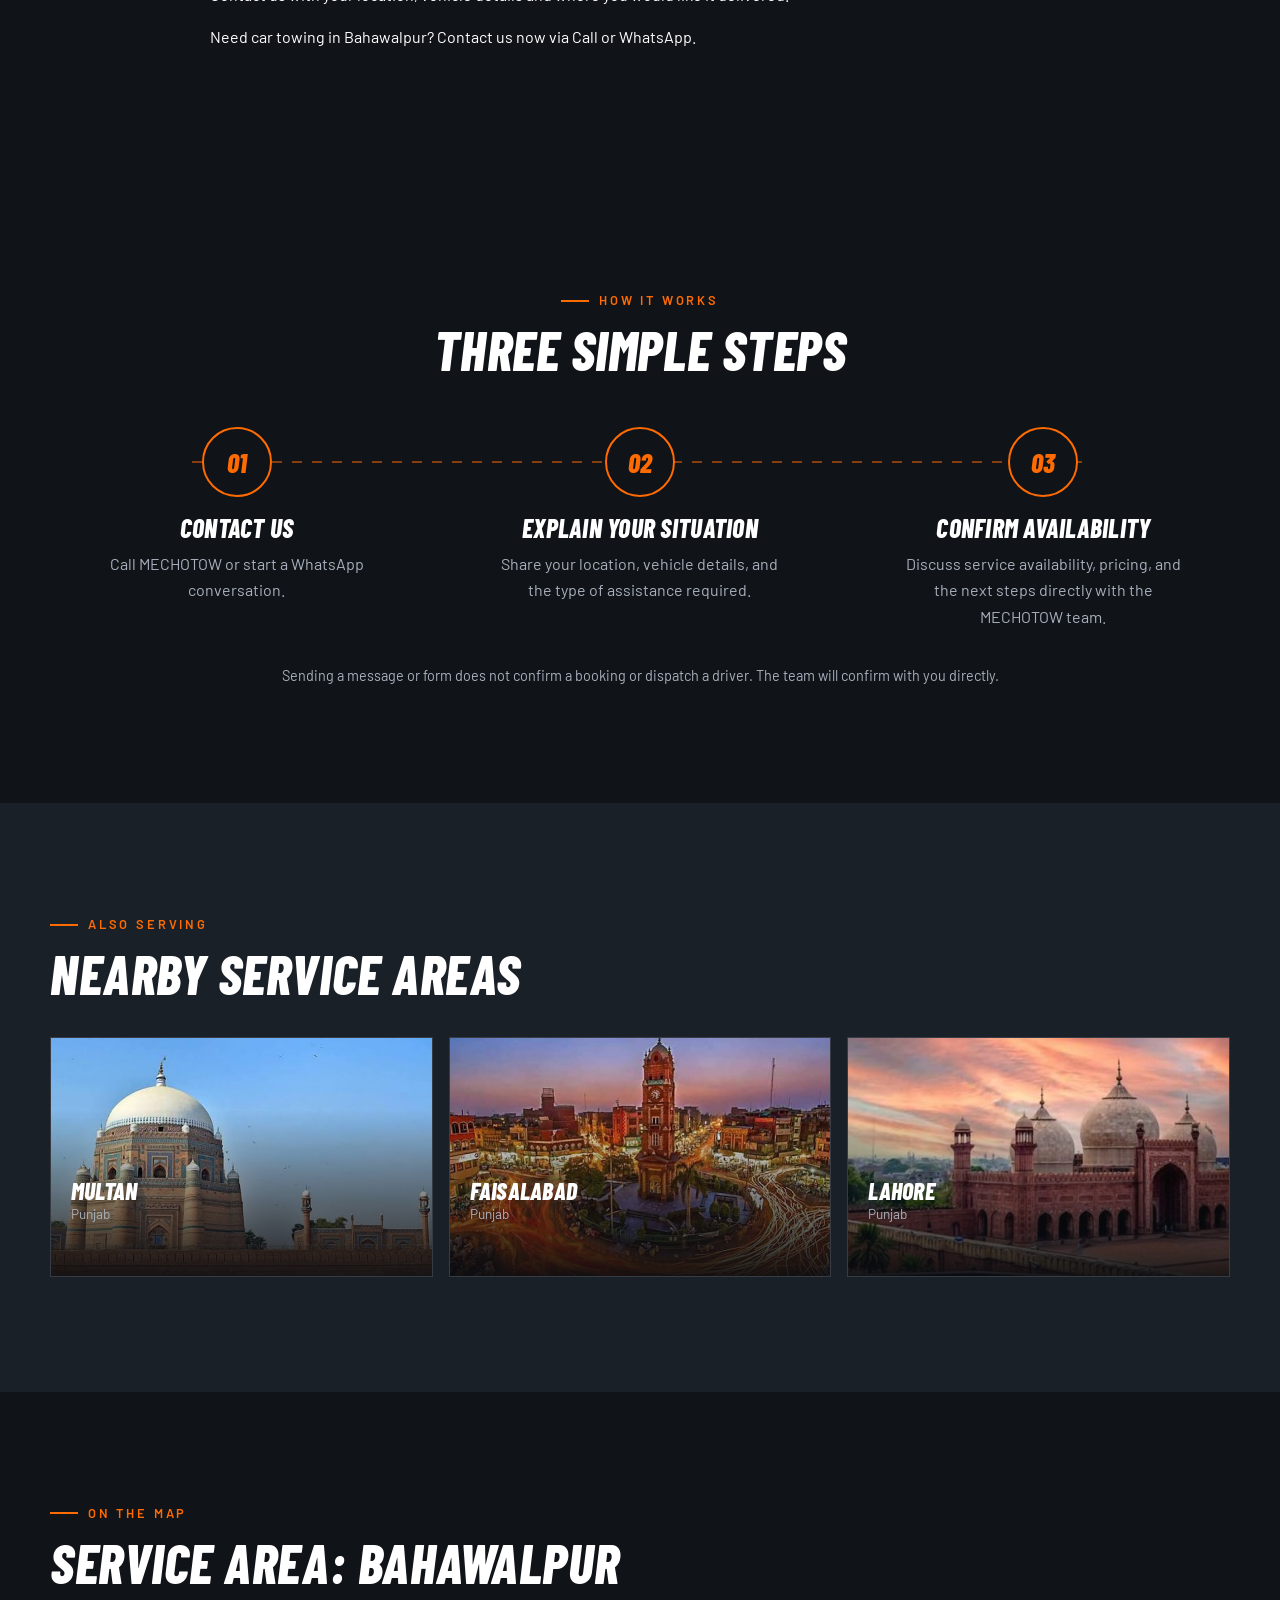
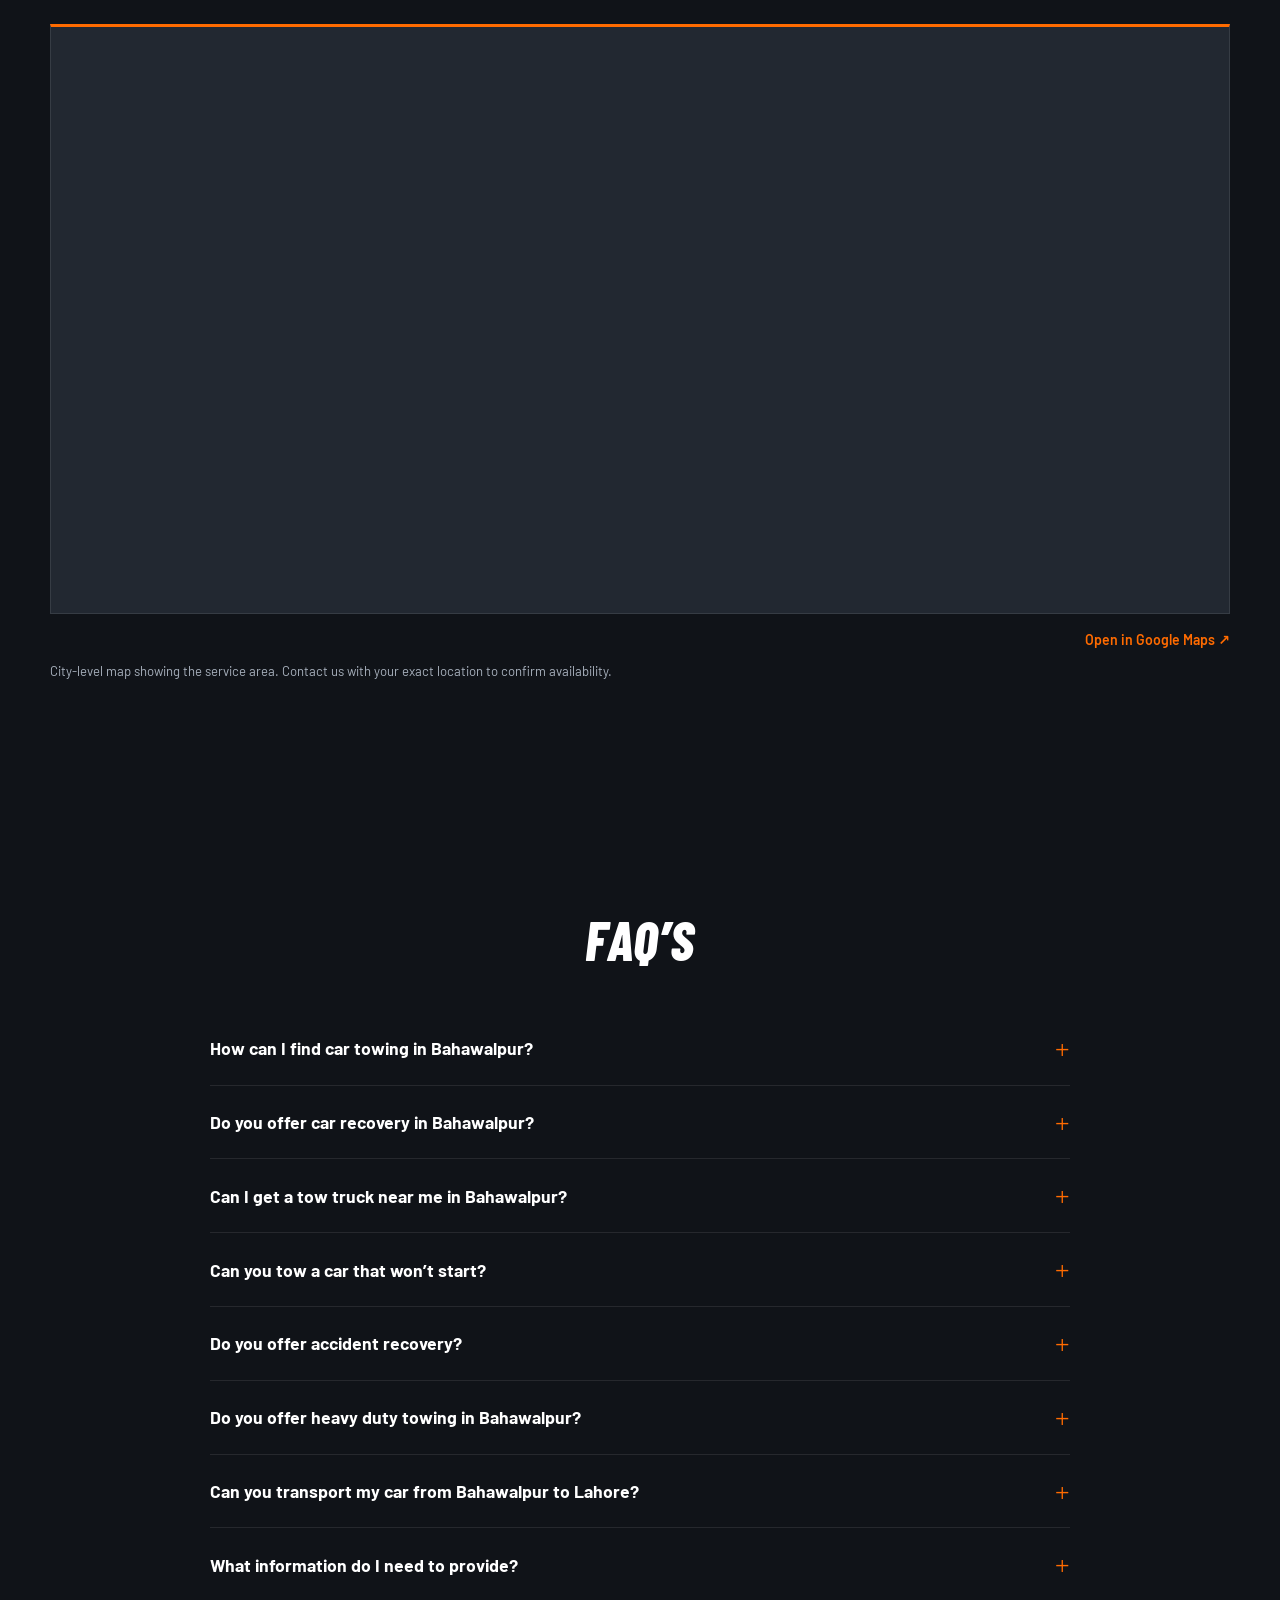
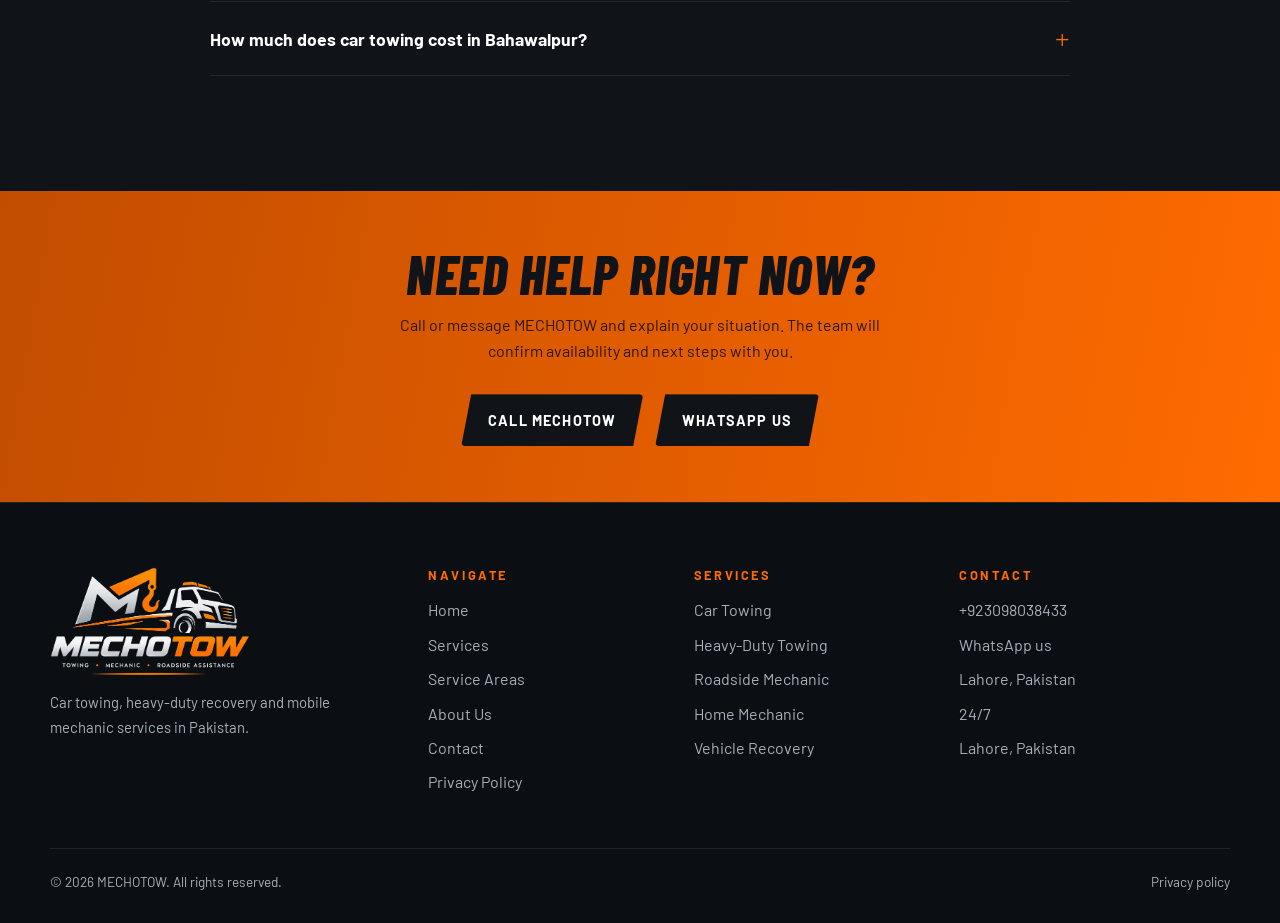
<file: bahawalpur.html>
<!DOCTYPE html>
<html lang="en"><head><meta charset="utf-8"><meta name="viewport" content="width=device-width, initial-scale=1, viewport-fit=cover">
<title>Car Towing in Bahawalpur – Vehicle Recovery &amp; Tow Truck Service</title><meta name="description" content="Need car towing in Bahawalpur? Get assistance with vehicle breakdowns, accident recovery, roadside towing and safe car transportation. Contact us today!">
<meta property="og:title" content="Car Towing in Bahawalpur – Vehicle Recovery &amp; Tow Truck Service"><meta property="og:description" content="Need car towing in Bahawalpur? Get assistance with vehicle breakdowns, accident recovery, roadside towing and safe car transportation. Contact us today!"><meta property="og:type" content="website"><meta property="og:image" content="assets/img/cities/bahawalpur.jpg">
<meta name="theme-color" content="#101318"><link rel="icon" href="assets/img/favicon.png">
<link rel="preconnect" href="https://fonts.googleapis.com"><link rel="preconnect" href="https://fonts.gstatic.com" crossorigin>
<link href="https://fonts.googleapis.com/css2?family=Barlow+Condensed:ital,wght@1,700;1,800&family=Barlow:wght@400;500;600&display=swap" rel="stylesheet">
<link rel="stylesheet" href="css/style.css">
<style>.seo{max-width:860px}.seo h2{margin-bottom:14px}.seo p{margin:0 0 14px;line-height:1.7}.seo ul,.seo ol{margin:0 0 14px;padding-left:22px;line-height:1.7}.seo li{margin-bottom:8px}</style>
<script type="application/ld+json" id="ld">{"@context":"https://schema.org","@type":"AutoTowing","name":"MECHOTOW","areaServed":{"@type":"City","name":"Bahawalpur"},"description":"Car towing, heavy-duty recovery, roadside mechanic and home mechanic services in Pakistan.","image":"assets/img/og-image.jpg"}</script>
</head><body><header id="hd"><div class="wrap nav"><a class="brand" href="index.html" aria-label="MECHOTOW home"><img src="assets/img/logo-mark.webp" alt="" width="72" height="40"><b>MECHO<i>TOW</i></b></a>
<button class="burger" id="bg" aria-label="Menu" aria-expanded="false" aria-controls="lk"><i></i><i></i><i></i></button>
<nav class="links" id="lk" aria-label="Main"><a href="index.html">Home</a><a href="services.html">Services</a><div class="dd"><button class="ddb" id="ddbtn" type="button" aria-expanded="false" aria-controls="ddm">Service Areas <svg viewBox="0 0 24 24" width="16" height="16" fill="none" stroke="currentColor" stroke-width="2.4"><path d="M6 9l6 6 6-6"/></svg></button><div class="ddm" id="ddm"><a href="service-areas.html" class="all">All service areas →</a><a href="lahore.html">Lahore</a><a href="islamabad.html">Islamabad</a><a href="rawalpindi.html">Rawalpindi</a><a href="faisalabad.html">Faisalabad</a><a href="multan.html">Multan</a><a href="gujranwala.html">Gujranwala</a><a href="sialkot.html">Sialkot</a><a href="sargodha.html">Sargodha</a><a href="bahawalpur.html">Bahawalpur</a></div></div><a href="about.html">About Us</a><a href="contact.html">Contact</a><a class="btn p sm" data-wa="tow" href="contact.html">Emergency Help</a></nav></div></header><main><section class="chero"><img class="bgi" src="assets/img/cities/bahawalpur.jpg" alt="Bahawalpur, Pakistan" fetchpriority="high"><div class="wrap"><div class="crumb"><a href="index.html">Home</a> / <a href="service-areas.html">Service Areas</a> / Bahawalpur</div>
<h1><span class="line"><span>Car Towing in <em style="color:var(--o);font-style:inherit">Bahawalpur</em></span></span></h1><p class="lead fade">Your vehicle may break down at any time. If your car has broken down on a busy road, or there is a mechanical issue, we can help you get reliable car towing in Bahawalpur.</p>
<div class="ctas fade"><a class="btn p" data-wa="tow" data-msg="Hello MECHOTOW, I need emergency car towing in Bahawalpur." href="contact.html?service=tow">Get Help in Bahawalpur</a><a class="btn" data-call href="contact.html">Call MECHOTOW</a></div>
<div class="chips fade"><span>Towing</span><span>Mechanic</span><span>Recovery</span></div></div></section>

<section><div class="wrap"><div class="rv"><div class="eyebrow">Services in Bahawalpur</div><h2>How we can help in Bahawalpur</h2><p class="lead">Choose a service to open WhatsApp with your city already mentioned.</p></div><div class="ov"><article class="sv rv" style="--d:0.0s"><div class="im cut"><img src="assets/img/car-towing.webp" alt="Car Towing in Bahawalpur" loading="lazy"></div><div class="sb"><h3>Car Towing</h3><p>Need car towing in Bahawalpur? Message MECHOTOW with your location and vehicle details.</p><div class="sa"><a class="btn p sm" data-wa="tow" data-msg="Hello MECHOTOW, I need car towing in Bahawalpur." href="contact.html?service=tow">WhatsApp</a><a class="btn sm" data-call href="contact.html">Call</a></div></div></article><article class="sv rv" style="--d:0.1s"><div class="im cut"><img src="assets/img/heavy-duty-towing.webp" alt="Heavy-Duty Towing in Bahawalpur" loading="lazy"></div><div class="sb"><h3>Heavy-Duty Towing</h3><p>Need heavy-duty towing in Bahawalpur? Message MECHOTOW with your location and vehicle details.</p><div class="sa"><a class="btn p sm" data-wa="heavy" data-msg="Hello MECHOTOW, I need heavy-duty towing in Bahawalpur." href="contact.html?service=heavy">WhatsApp</a><a class="btn sm" data-call href="contact.html">Call</a></div></div></article><article class="sv rv" style="--d:0.2s"><div class="im"><img src="assets/img/roadside-mechanic.jpg" alt="Roadside Mechanic in Bahawalpur" loading="lazy"></div><div class="sb"><h3>Roadside Mechanic</h3><p>Need roadside mechanic assistance in Bahawalpur? Message MECHOTOW with your location and vehicle details.</p><div class="sa"><a class="btn p sm" data-wa="road" data-msg="Hello MECHOTOW, I need roadside mechanic assistance in Bahawalpur." href="contact.html?service=road">WhatsApp</a><a class="btn sm" data-call href="contact.html">Call</a></div></div></article><article class="sv rv" style="--d:0.0s"><div class="im"><img src="assets/img/home-mechanic.jpg" alt="Home Mechanic in Bahawalpur" loading="lazy"></div><div class="sb"><h3>Home Mechanic</h3><p>Need a home mechanic visit in Bahawalpur? Message MECHOTOW with your location and vehicle details.</p><div class="sa"><a class="btn p sm" data-wa="home" data-msg="Hello MECHOTOW, I need a home mechanic visit in Bahawalpur." href="contact.html?service=home">WhatsApp</a><a class="btn sm" data-call href="contact.html">Call</a></div></div></article><article class="sv rv" style="--d:0.1s"><div class="im"><img src="assets/img/breakdown-inspection.jpg" alt="Breakdown Assistance in Bahawalpur" loading="lazy"></div><div class="sb"><h3>Breakdown Assistance</h3><p>Need breakdown assistance in Bahawalpur? Message MECHOTOW with your location and vehicle details.</p><div class="sa"><a class="btn p sm" data-wa="breakdown" data-msg="Hello MECHOTOW, I need breakdown assistance in Bahawalpur." href="contact.html?service=breakdown">WhatsApp</a><a class="btn sm" data-call href="contact.html">Call</a></div></div></article><article class="sv rv" style="--d:0.2s"><div class="im"><img src="assets/img/vehicle-recovery.jpg" alt="Vehicle Recovery in Bahawalpur" loading="lazy"></div><div class="sb"><h3>Vehicle Recovery</h3><p>Need vehicle recovery in Bahawalpur? Message MECHOTOW with your location and vehicle details.</p><div class="sa"><a class="btn p sm" data-wa="recovery" data-msg="Hello MECHOTOW, I need vehicle recovery in Bahawalpur." href="contact.html?service=recovery">WhatsApp</a><a class="btn sm" data-call href="contact.html">Call</a></div></div></article></div></div></section>

<section><div class="wrap seo rv"><p>Our vehicle towing service can help with car towing for drivers in Bahawalpur. If you have a small car or sedan, or a large vehicle we can help to arrange the right towing service for your needs.</p></div></section>

<section><div class="wrap seo rv"><h2>Professional Car Towing in Bahawalpur</h2>
<p>If your vehicle is unable to continue its journey, we can help you with professional towing. Our car towing service can help drivers in Bahawalpur with breakdowns, damaged vehicles and getting your vehicle to the workshop.</p>
<p>We can help with:</p>
<ul>
<li>Car Breakdowns</li>
<li>Damaged Vehicles from Accidents</li>
<li>Vehicle Shifting to Mechanic/Workshop</li>
<li>Non-Starting Cars</li>
<li>Local/Intercity Transport</li>
<li>Various Passenger Vehicles</li>
</ul>
<p>Please let us know where you would like us to pick up your vehicle, what type of vehicle you have and where you would like it delivered.</p></div></section>

<section><div class="wrap seo rv"><h2>Car Recovery Service Near Me</h2>
<p>If you are looking for a car recovery service near me, it is likely that you require assistance where you are. Whether you are driving through Bahawalpur or within the city itself, you may experience an unexpected problem with your vehicle.</p>
<p>We can help with:</p>
<ul>
<li>Engine/Mechanical Issues</li>
<li>Vehicle Won’t Start</li>
<li>Moving a Vehicle from an Accident</li>
<li>Vehicle Cannot Be Driven Safely</li>
<li>Moving a Vehicle from the Side of the Road</li>
<li>Moving a Vehicle to a Repair Workshop</li>
</ul>
<p>Please provide accurate details of where you are located.</p></div></section>

<section><div class="wrap seo rv"><h2>Tow Truck Service</h2>
<p>If you are looking for a tow truck near me in Bahawalpur then we can help. Depending on the size, condition and location of your vehicle we can help to arrange the right towing service.</p>
<p>We can help with:</p>
<ul>
<li>Hatchbacks/Small Cars</li>
<li>Sedans</li>
<li>SUV/Crossover</li>
<li>Damaged Vehicle</li>
<li>Vehicle to Workshop</li>
</ul>
<p>Please let us know what vehicle you have and if there has been any damage to the wheels, steering or any other parts.</p></div></section>

<section><div class="wrap seo rv"><h2>Emergency Car Towing</h2>
<p>If your vehicle has broken down or been involved in an accident you may have a vehicle in an unsafe or inconvenient position. If your vehicle is damaged trying to drive it could cause more issues.</p>
<p>If your car has broken down try to move to a safe place, turn on your hazard lights and contact a suitable towing service.</p>
<p>We can help with:</p>
<ul>
<li>Cars Involved in Road Accidents</li>
<li>Mechanical Issues</li>
<li>Tyre/Wheel Damage</li>
<li>Vehicle Can’t Be Driven</li>
<li>Cars Needing to be Moved to a Local Workshop</li>
</ul>
<p>Please let us know how your vehicle is.</p></div></section>

<section><div class="wrap seo rv"><h2>Heavy Duty Towing in Bahawalpur</h2>
<p>If you have a larger vehicle or something heavier than a normal passenger vehicle we may need to arrange a different towing service. If you are looking for heavy duty towing please let us know what vehicle you have, approximate weight and where you would like us to pick it up from.</p>
<p>Depending on the size, condition and requirements of your vehicle we can arrange the right towing service.</p>
<p>Please contact us to see if we have the right equipment for your vehicle.</p></div></section>

<section><div class="wrap seo rv"><h2>Areas Covered in Bahawalpur</h2>
<p>We can help you find a suitable towing service in your area so you don’t waste time waiting for your car to break down. Depending on availability we can help with towing from various areas of Bahawalpur.</p>
<p>Areas commonly searched for include:</p>
<ul>
<li>Model Town</li>
<li>Satellite Town</li>
<li>Civil Lines</li>
<li>Ahmedpur Road</li>
<li>Yazman Road</li>
<li>Baghdad Road</li>
<li>Circular Road</li>
<li>Hasilpur Road</li>
<li>Bahawalpur Bypass</li>
<li>Airport Road</li>
</ul>
<p>If your vehicle is located near a residential area, commercial area, main road or highway please let us know exactly where you would like us to pick it up from.</p></div></section>

<section><div class="wrap seo rv"><h2>Long Distance Transport from Bahawalpur</h2>
<p>Sometimes you may need to transport your vehicle further away from the city. Long distance transport can be useful for moving your car, damaged vehicle from an accident or a non-working car to another city.</p>
<p>We can help with:</p>
<ul>
<li>Transport from Bahawalpur to Lahore</li>
<li>Transport from Bahawalpur to Multan</li>
<li>Transport from Bahawalpur to Faisalabad</li>
<li>Transport from Bahawalpur to Sargodha</li>
<li>Transport from Bahawalpur to Islamabad</li>
<li>Transport from Bahawalpur to Karachi</li>
</ul>
<p>Please let us know where you would like your vehicle to go and what type of vehicle you have so we can check availability, arrange transport and give an estimate of costs.</p></div></section>

<section><div class="wrap seo rv"><h2>Why Choose Us for Car Towing in Bahawalpur?</h2>
<p>When choosing a towing service it is important to think about the condition of your car, what equipment you will need and how far you need to travel.</p>
<p>When contacting us we can help with:</p>
<ul>
<li>Vehicle Make and Model</li>
<li>Exact Pick Up Location</li>
<li>Why You Need Towing</li>
<li>Where You Would Like it Taken</li>
<li>What Type of Towing You Require</li>
<li>Estimate of Costs</li>
</ul>
<p>We aim to help you understand what transport we can offer.</p></div></section>

<section><div class="wrap seo rv"><h2>Car Towing in Bahawalpur</h2>
<p>If your car has broken down, damaged or is unable to move do not risk driving a vehicle that may not be safe.</p>
<p>Contact us with your location, vehicle details and where you would like it delivered.</p>
<p>Need car towing in Bahawalpur? Contact us now via Call or WhatsApp.</p></div></section>

<section><div class="wrap"><div class="rv" style="text-align:center"><div class="eyebrow" style="justify-content:center">How it works</div><h2>Three simple steps</h2></div><div class="st">
<div class="step rv"><div class="n">01</div><h3>Contact Us</h3><p>Call MECHOTOW or start a WhatsApp conversation.</p></div>
<div class="step rv" style="--d:.12s"><div class="n">02</div><h3>Explain Your Situation</h3><p>Share your location, vehicle details, and the type of assistance required.</p></div>
<div class="step rv" style="--d:.24s"><div class="n">03</div><h3>Confirm Availability</h3><p>Discuss service availability, pricing, and the next steps directly with the MECHOTOW team.</p></div></div>
<p class="note">Sending a message or form does not confirm a booking or dispatch a driver. The team will confirm with you directly.</p></div></section>

<section class="band"><div class="wrap"><div class="rv"><div class="eyebrow">Also serving</div><h2>Nearby service areas</h2></div><div class="mini"><a class="cc rv" href="multan.html" aria-label="Multan service area"><img src="assets/img/cities/multan-sm.jpg" alt="Multan, Pakistan" loading="lazy"><div><h3>Multan</h3><span>Punjab</span><em>View services →</em></div></a><a class="cc rv" href="faisalabad.html" aria-label="Faisalabad service area"><img src="assets/img/cities/faisalabad-sm.jpg" alt="Faisalabad, Pakistan" loading="lazy"><div><h3>Faisalabad</h3><span>Punjab</span><em>View services →</em></div></a><a class="cc rv" href="lahore.html" aria-label="Lahore service area"><img src="assets/img/cities/lahore-sm.jpg" alt="Lahore, Pakistan" loading="lazy"><div><h3>Lahore</h3><span>Punjab</span><em>View services →</em></div></a></div></div></section>

<section><div class="wrap"><div class="rv"><div class="eyebrow">On the map</div><h2>Service area: Bahawalpur</h2></div><div class="mapwrap rv" data-map="Bahawalpur, Pakistan"><div class="mapbox"></div><div class="mapbar"><a href="#" target="_blank" rel="noopener">Open in Google Maps ↗</a></div><p class="mapnote">City-level map showing the service area. Contact us with your exact location to confirm availability.</p></div></div></section>

<section><div class="wrap"><div class="rv" style="text-align:center"><h2>FAQ’s</h2></div><div class="faq rv">
<details><summary>How can I find car towing in Bahawalpur?</summary><div class="ans"><div><p>Search online for car towing in Bahawalpur or contact a local towing provider. Let them know what type of vehicle you have and where exactly you are.</p></div></div></details>
<details><summary>Do you offer car recovery in Bahawalpur?</summary><div class="ans"><div><p>We can help with vehicle recovery requirements. This includes breakdowns, damaged vehicles from an accident and getting your car to a workshop. Please check availability.</p></div></div></details>
<details><summary>Can I get a tow truck near me in Bahawalpur?</summary><div class="ans"><div><p>Let us know where you are and what type of vehicle you have so we can see if we can arrange a suitable tow truck.</p></div></div></details>
<details><summary>Can you tow a car that won’t start?</summary><div class="ans"><div><p>Yes we can help with towing a car that won’t start. Depending on the condition of the vehicle we can arrange the right towing service to get it to a workshop or somewhere else.</p></div></div></details>
<details><summary>Do you offer accident recovery?</summary><div class="ans"><div><p>We can help with transporting damaged vehicles from an accident. Please let us know what damage has been done so we can see what towing equipment we will need.</p></div></div></details>
<details><summary>Do you offer heavy duty towing in Bahawalpur?</summary><div class="ans"><div><p>Depending on the size, weight, availability of equipment and location we can offer heavy duty towing. Please let us know what type of vehicle you have.</p></div></div></details>
<details><summary>Can you transport my car from Bahawalpur to Lahore?</summary><div class="ans"><div><p>We can help with intercity transport. Please let us know what type of vehicle you have and where you would like us to pick it up from so we can give you an estimate.</p></div></div></details>
<details><summary>What information do I need to provide?</summary><div class="ans"><div><p>You will need to let us know where you are, what vehicle you have, why you need it towed and where you would like it to go.</p></div></div></details>
<details><summary>How much does car towing cost in Bahawalpur?</summary><div class="ans"><div><p>The cost will depend on how far you need to travel, what type of vehicle you have, what condition it is in, where you would like us to pick it up from and what equipment you will require. Please contact us for an estimate.</p></div></div></details>
</div></div></section>

<section class="cta"><div class="wrap rv"><h2>Need help right now?</h2><p>Call or message MECHOTOW and explain your situation. The team will confirm availability and next steps with you.</p><div class="ctas" style="justify-content:center"><a class="btn" data-call href="contact.html">Call MECHOTOW</a><a class="btn" data-wa="tow" href="contact.html">WhatsApp Us</a></div></div></section></main><footer><div class="wrap"><div class="fg">
<div><img src="assets/img/logo.webp" alt="MECHOTOW logo" width="200" height="107" loading="lazy"><p>Car towing, heavy-duty recovery and mobile mechanic services in Pakistan.</p></div>
<div><h4>Navigate</h4><ul><li><a href="index.html">Home</a></li><li><a href="services.html">Services</a></li><li><a href="service-areas.html">Service Areas</a></li><li><a href="about.html">About Us</a></li><li><a href="contact.html">Contact</a></li><li><a href="privacy.html">Privacy Policy</a></li></ul></div>
<div><h4>Services</h4><ul><li><a href="services.html#car-towing">Car Towing</a></li><li><a href="services.html#heavy-duty">Heavy-Duty Towing</a></li><li><a href="services.html#roadside">Roadside Mechanic</a></li><li><a href="services.html#home">Home Mechanic</a></li><li><a href="services.html#recovery">Vehicle Recovery</a></li></ul></div>
<div><h4>Contact</h4><ul><li><a data-call data-phone href="contact.html">Phone</a></li><li><a data-wa="tow" href="contact.html">WhatsApp us</a></li><li data-area></li><li data-hours></li><li data-addr></li><li id="soc"></li></ul></div>
</div><div class="fb"><span>© <span data-yr></span> MECHOTOW. All rights reserved.</span><a href="privacy.html">Privacy policy</a></div></div></footer>
<nav class="mb" aria-label="Quick contact"><a data-call href="contact.html">Call</a><a class="w" data-wa="tow" href="contact.html">WhatsApp</a></nav><div class="toast" id="ts" role="status" aria-live="polite"></div>
<script src="js/config.js"></script><script src="js/main.js"></script></body></html>
</file>
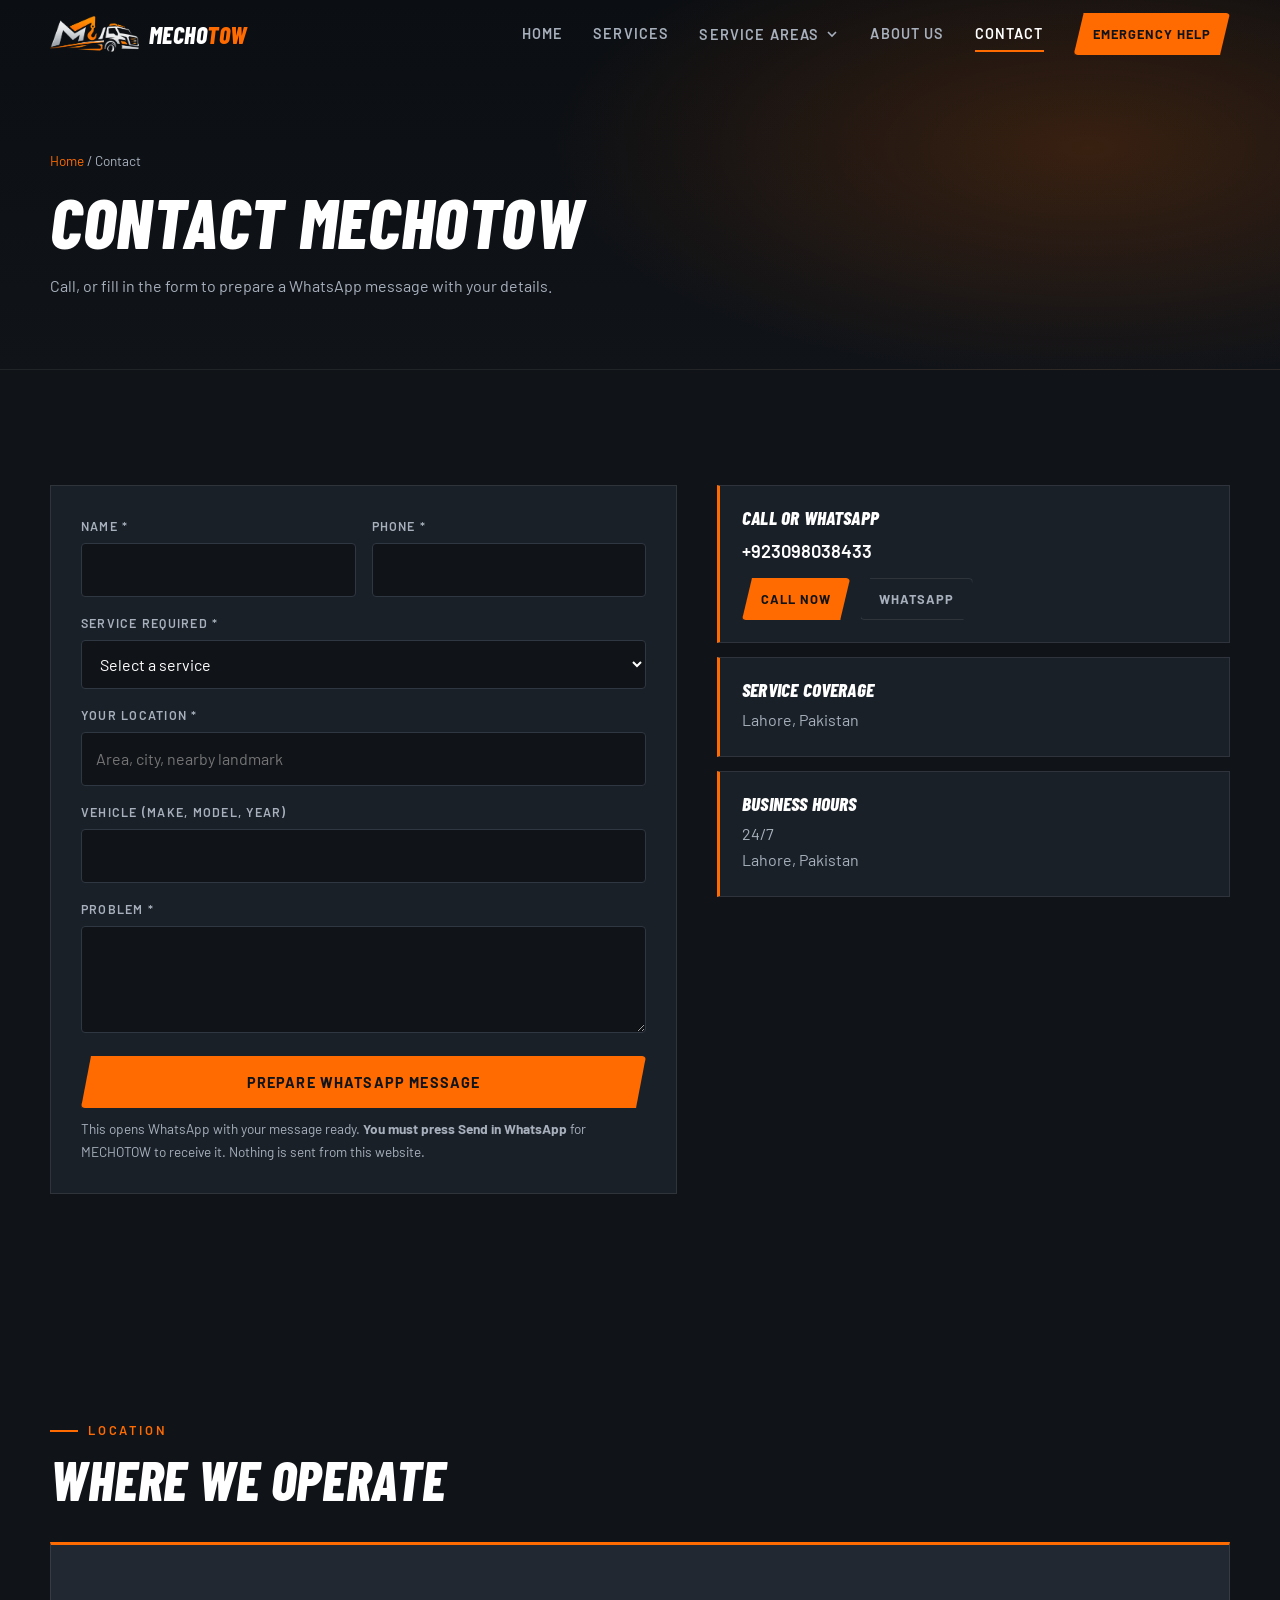
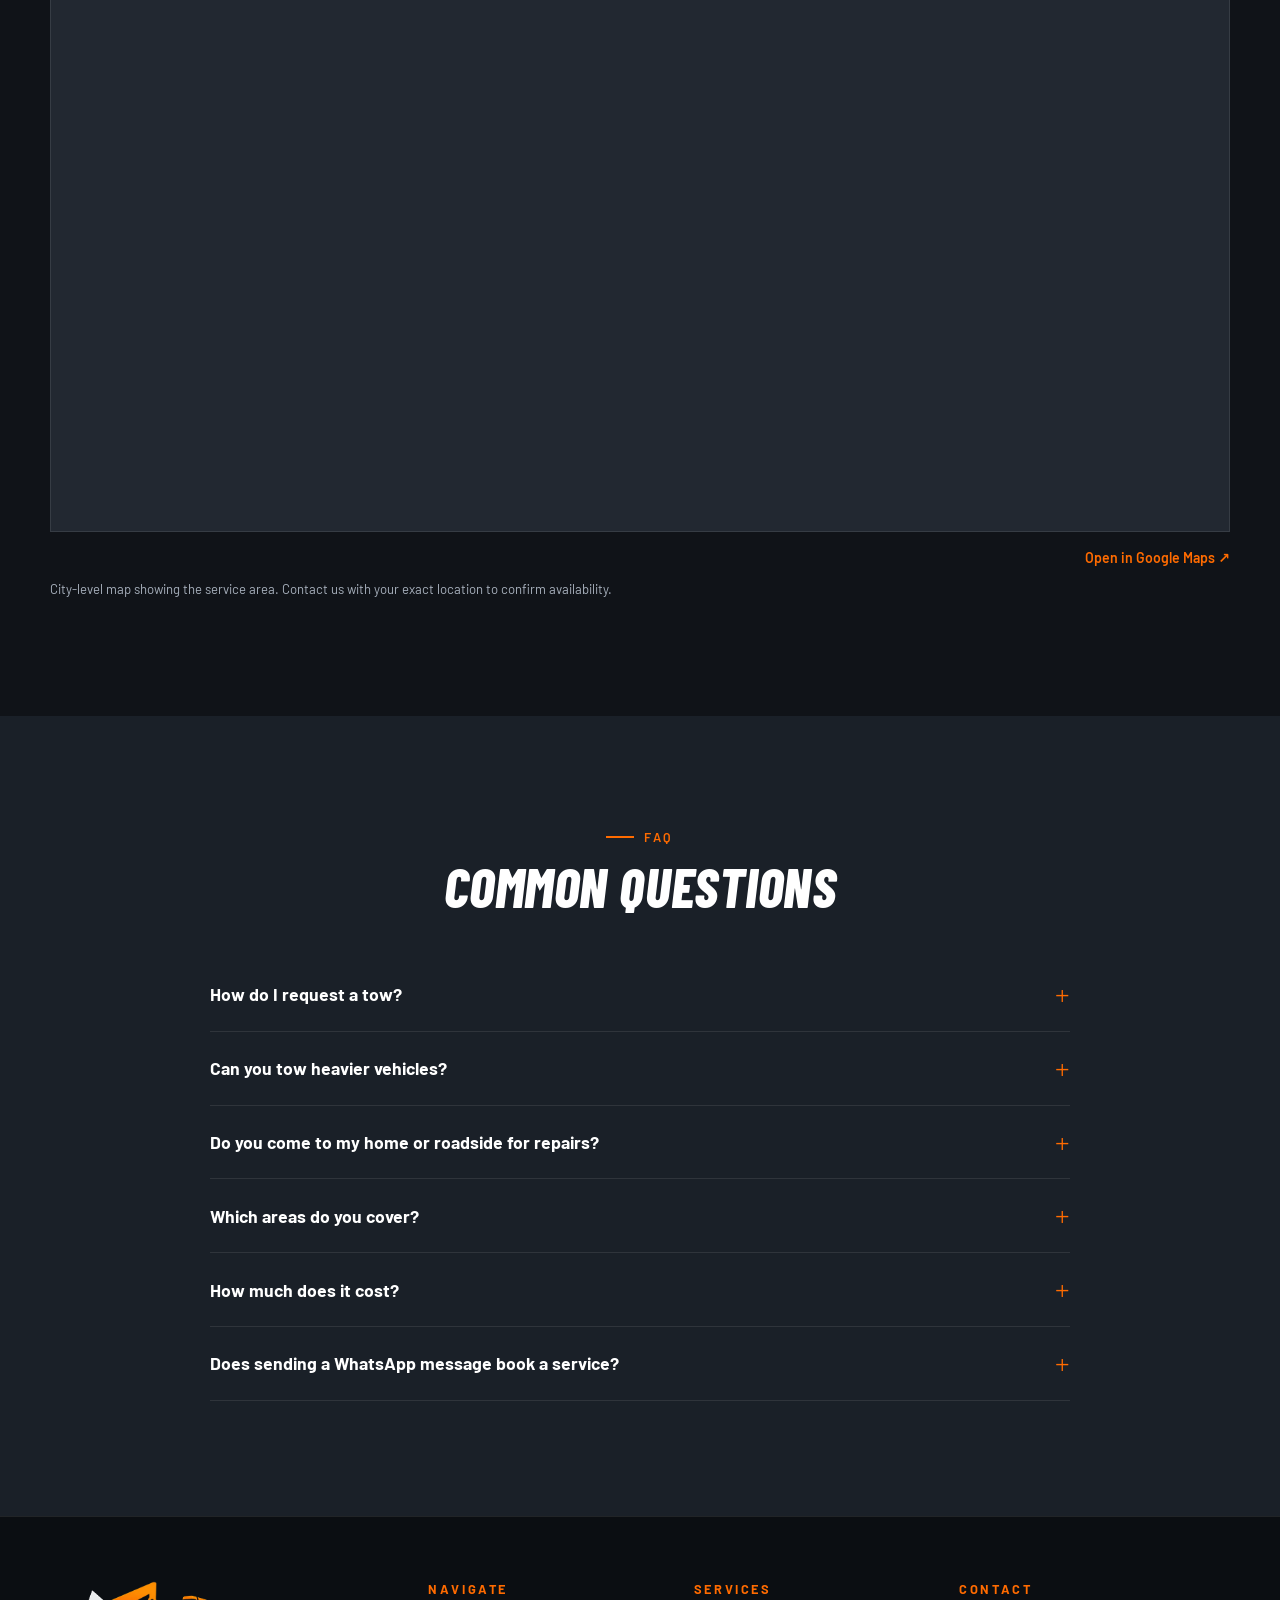
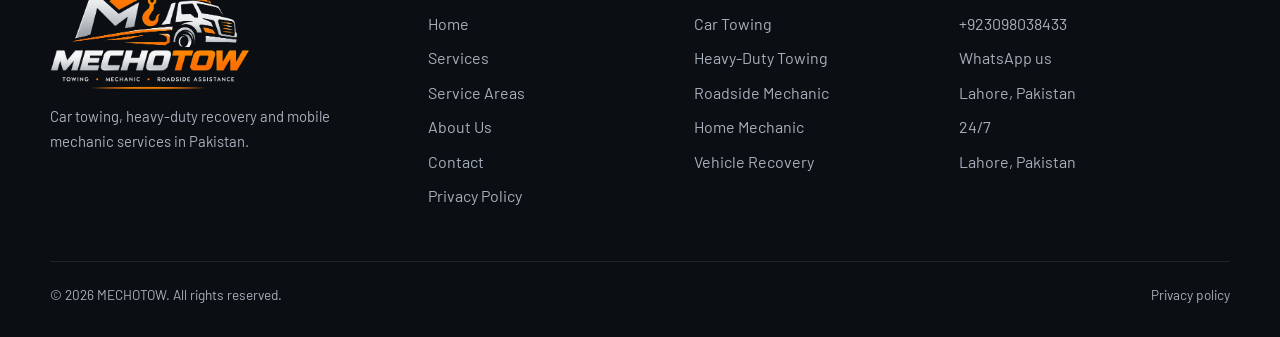
<file: contact.html>
<!DOCTYPE html>
<html lang="en"><head><meta charset="utf-8"><meta name="viewport" content="width=device-width, initial-scale=1, viewport-fit=cover">
<title>Contact | MECHOTOW Towing &amp; Mechanic</title><meta name="description" content="Call or WhatsApp MECHOTOW for car towing, vehicle recovery, roadside mechanic and home mechanic services.">
<meta property="og:title" content="Contact | MECHOTOW Towing &amp; Mechanic"><meta property="og:description" content="Call or WhatsApp MECHOTOW for car towing, vehicle recovery, roadside mechanic and home mechanic services."><meta property="og:type" content="website"><meta property="og:image" content="assets/img/og-image.jpg">
<meta name="theme-color" content="#101318"><link rel="icon" href="assets/img/favicon.png">
<link rel="preconnect" href="https://fonts.googleapis.com"><link rel="preconnect" href="https://fonts.gstatic.com" crossorigin>
<link href="https://fonts.googleapis.com/css2?family=Barlow+Condensed:ital,wght@1,700;1,800&family=Barlow:wght@400;500;600&display=swap" rel="stylesheet">
<link rel="stylesheet" href="css/style.css">
<script type="application/ld+json" id="ld">{"@context":"https://schema.org","@type":"AutoTowing","name":"MECHOTOW","description":"Car towing, heavy-duty recovery, roadside mechanic and home mechanic services in Pakistan.","image":"assets/img/og-image.jpg"}</script>
</head><body><header id="hd"><div class="wrap nav"><a class="brand" href="index.html" aria-label="MECHOTOW home"><img src="assets/img/logo-mark.webp" alt="" width="72" height="40"><b>MECHO<i>TOW</i></b></a>
<button class="burger" id="bg" aria-label="Menu" aria-expanded="false" aria-controls="lk"><i></i><i></i><i></i></button>
<nav class="links" id="lk" aria-label="Main"><a href="index.html">Home</a><a href="services.html">Services</a><div class="dd"><button class="ddb" id="ddbtn" type="button" aria-expanded="false" aria-controls="ddm">Service Areas <svg viewBox="0 0 24 24" width="16" height="16" fill="none" stroke="currentColor" stroke-width="2.4"><path d="M6 9l6 6 6-6"/></svg></button><div class="ddm" id="ddm"><a href="service-areas.html" class="all">All service areas →</a><a href="lahore.html">Lahore</a><a href="islamabad.html">Islamabad</a><a href="rawalpindi.html">Rawalpindi</a><a href="faisalabad.html">Faisalabad</a><a href="multan.html">Multan</a><a href="gujranwala.html">Gujranwala</a><a href="sialkot.html">Sialkot</a><a href="sargodha.html">Sargodha</a><a href="bahawalpur.html">Bahawalpur</a></div></div><a href="about.html">About Us</a><a href="contact.html" aria-current="page">Contact</a><a class="btn p sm" data-wa="tow" href="contact.html">Emergency Help</a></nav></div></header><main><section class="ph2"><div class="wrap"><div class="crumb"><a href="index.html">Home</a> / Contact</div><h1>Contact MECHOTOW</h1><p class="lead">Call, or fill in the form to prepare a WhatsApp message with your details.</p></div></section><section><div class="wrap"><div id="cfgBanner" class="banner" role="note"></div><div class="cg" style="margin-top:0">
<form id="fm" novalidate class="rv">
<div><label for="n">Name *</label><input id="n" autocomplete="name" required><div class="err">Please enter your name.</div></div>
<div><label for="p">Phone *</label><input id="p" type="tel" autocomplete="tel" inputmode="tel" required><div class="err">Enter a valid phone number.</div></div>
<div class="f"><label for="s">Service required *</label><select id="s" required><option value="">Select a service</option><option value="tow">Car Towing</option><option value="heavy">Heavy-Duty Towing</option><option value="road">Roadside Mechanic</option><option value="breakdown">Breakdown Assistance</option><option value="home">Home Mechanic</option><option value="recovery">Vehicle Recovery</option></select><div class="err">Please choose a service.</div></div>
<div class="f"><label for="l">Your location *</label><input id="l" required placeholder="Area, city, nearby landmark"><div class="err">Please tell us where you are.</div></div>
<div class="f"><label for="v">Vehicle (make, model, year)</label><input id="v"></div>
<div class="f"><label for="d">Problem *</label><textarea id="d" rows="3" required></textarea><div class="err">Please briefly describe the problem.</div></div>
<div class="f"><button class="btn p" type="submit" style="width:100%">Prepare WhatsApp Message</button><p class="fn" style="margin-top:10px">This opens WhatsApp with your message ready. <b>You must press Send in WhatsApp</b> for MECHOTOW to receive it. Nothing is sent from this website.</p></div></form>
<div class="info"><div class="card rv"><h3>Call or WhatsApp</h3><a class="big" data-call data-phone href="#">—</a><div class="chan"><a class="btn p sm" data-call href="#">Call now</a><a class="btn sm" data-wa="tow" href="#">WhatsApp</a></div></div>
<div class="card rv"><h3>Service coverage</h3><p data-area></p></div><div class="card rv"><h3>Business hours</h3><p data-hours></p><p data-addr></p></div></div></div></div></section>
<section><div class="wrap"><div class="rv"><div class="eyebrow">Location</div><h2>Where we operate</h2></div><div class="mapwrap rv" data-map=""><div class="mapbox"></div><div class="mapbar"><a href="#" target="_blank" rel="noopener">Open in Google Maps ↗</a></div><p class="mapnote">City-level map showing the service area. Contact us with your exact location to confirm availability.</p></div></div></section>
<section class="band"><div class="wrap"><div class="rv" style="text-align:center"><div class="eyebrow" style="justify-content:center">FAQ</div><h2>Common questions</h2></div><div class="faq rv"><details><summary>How do I request a tow?</summary><div class="ans"><div><p>Call MECHOTOW or send a WhatsApp message with your location, vehicle details and the problem. The team will then confirm availability and next steps with you.</p></div></div></details><details><summary>Can you tow heavier vehicles?</summary><div class="ans"><div><p>Heavy-duty towing is offered for eligible vehicles, depending on the equipment available. Please share your vehicle type when you contact us.</p></div></div></details><details><summary>Do you come to my home or roadside for repairs?</summary><div class="ans"><div><p>Yes, for suitable issues. Some problems may need a workshop, and the team will tell you what is possible.</p></div></div></details><details><summary>Which areas do you cover?</summary><div class="ans"><div><p>Coverage depends on your location. Contact us with where you are and we will confirm whether we can help.</p></div></div></details><details><summary>How much does it cost?</summary><div class="ans"><div><p>Pricing depends on the service, distance and vehicle. We do not list fixed prices here, so please contact MECHOTOW for a quote.</p></div></div></details><details><summary>Does sending a WhatsApp message book a service?</summary><div class="ans"><div><p>No. A message is an inquiry. A service is only arranged once the MECHOTOW team confirms availability and details with you.</p></div></div></details></div></div></section></main><footer><div class="wrap"><div class="fg">
<div><img src="assets/img/logo.webp" alt="MECHOTOW logo" width="200" height="107" loading="lazy"><p>Car towing, heavy-duty recovery and mobile mechanic services in Pakistan.</p></div>
<div><h4>Navigate</h4><ul><li><a href="index.html">Home</a></li><li><a href="services.html">Services</a></li><li><a href="service-areas.html">Service Areas</a></li><li><a href="about.html">About Us</a></li><li><a href="contact.html">Contact</a></li><li><a href="privacy.html">Privacy Policy</a></li></ul></div>
<div><h4>Services</h4><ul><li><a href="services.html#car-towing">Car Towing</a></li><li><a href="services.html#heavy-duty">Heavy-Duty Towing</a></li><li><a href="services.html#roadside">Roadside Mechanic</a></li><li><a href="services.html#home">Home Mechanic</a></li><li><a href="services.html#recovery">Vehicle Recovery</a></li></ul></div>
<div><h4>Contact</h4><ul><li><a data-call data-phone href="contact.html">Phone</a></li><li><a data-wa="tow" href="contact.html">WhatsApp us</a></li><li data-area></li><li data-hours></li><li data-addr></li><li id="soc"></li></ul></div>
</div><div class="fb"><span>© <span data-yr></span> MECHOTOW. All rights reserved.</span><a href="privacy.html">Privacy policy</a></div></div></footer>
<nav class="mb" aria-label="Quick contact"><a data-call href="contact.html">Call</a><a class="w" data-wa="tow" href="contact.html">WhatsApp</a></nav><div class="toast" id="ts" role="status" aria-live="polite"></div>
<script src="js/config.js"></script><script src="js/main.js"></script></body></html>
</file>
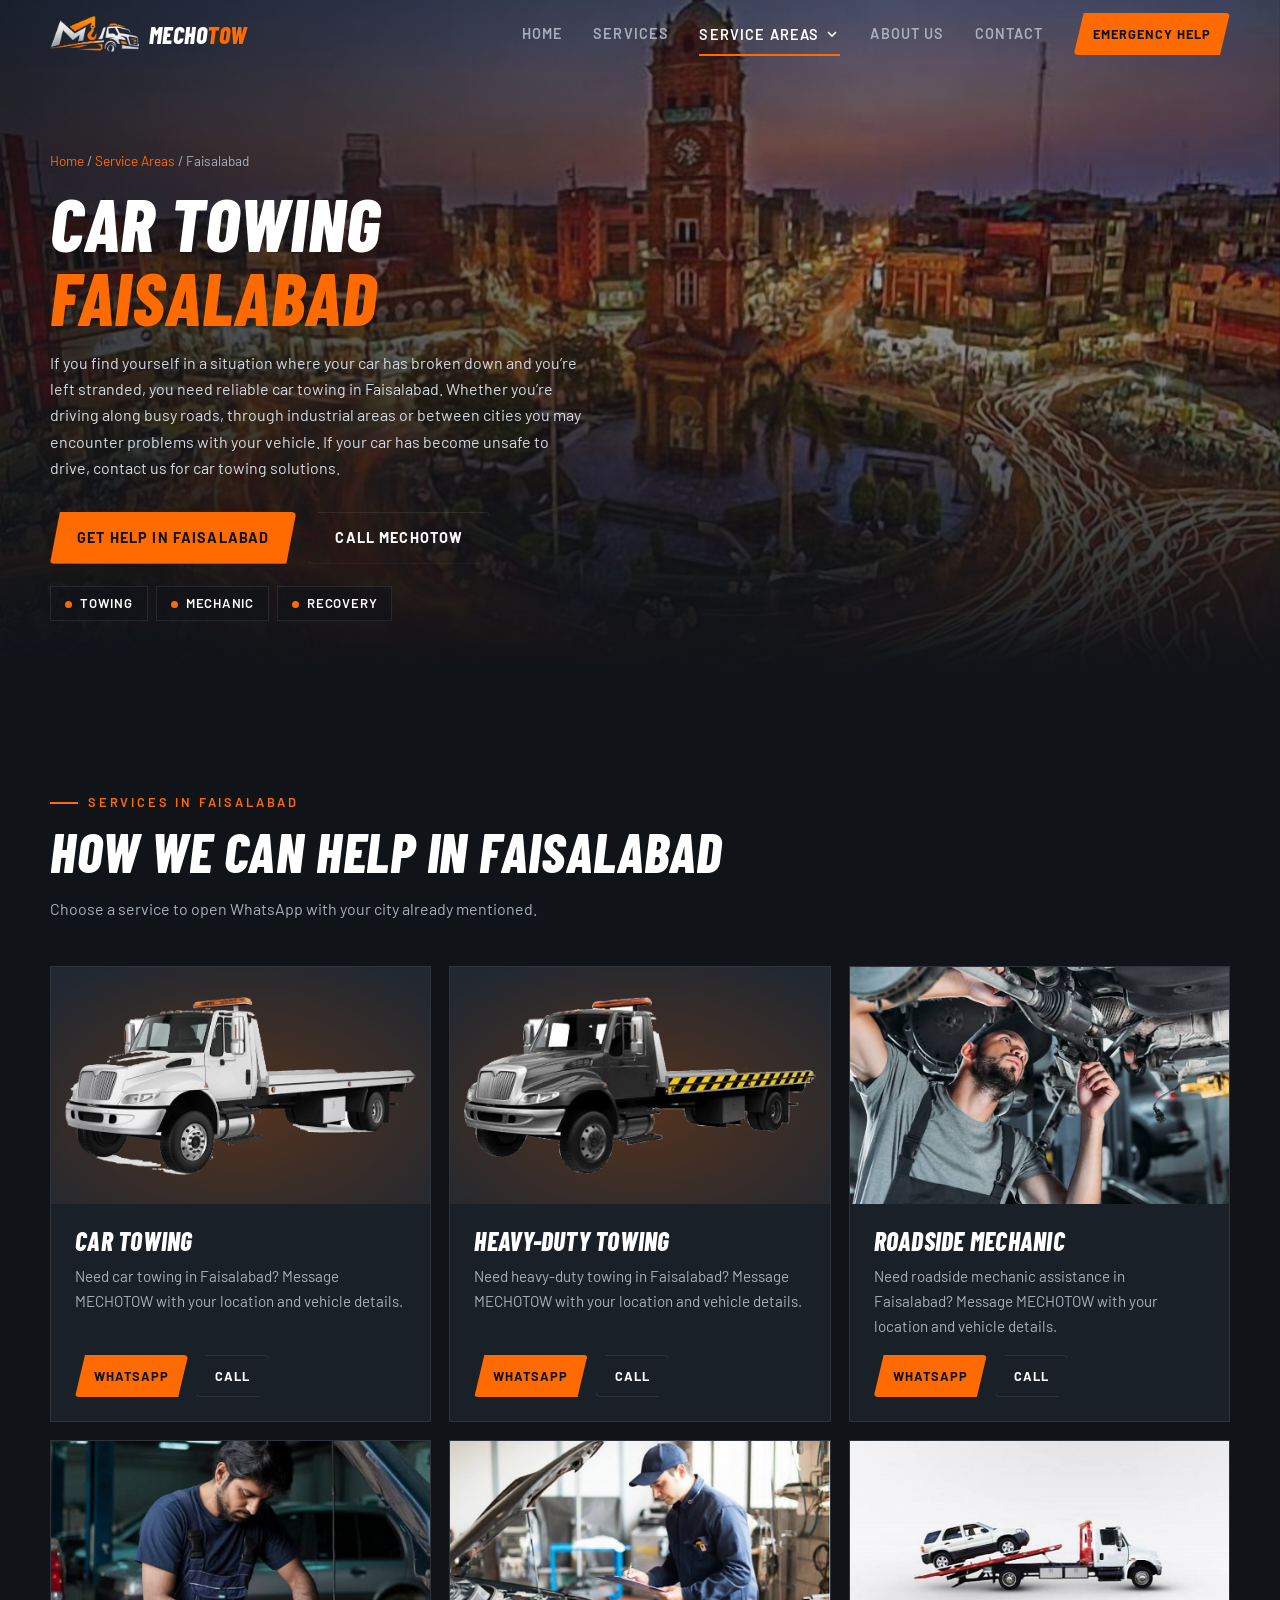
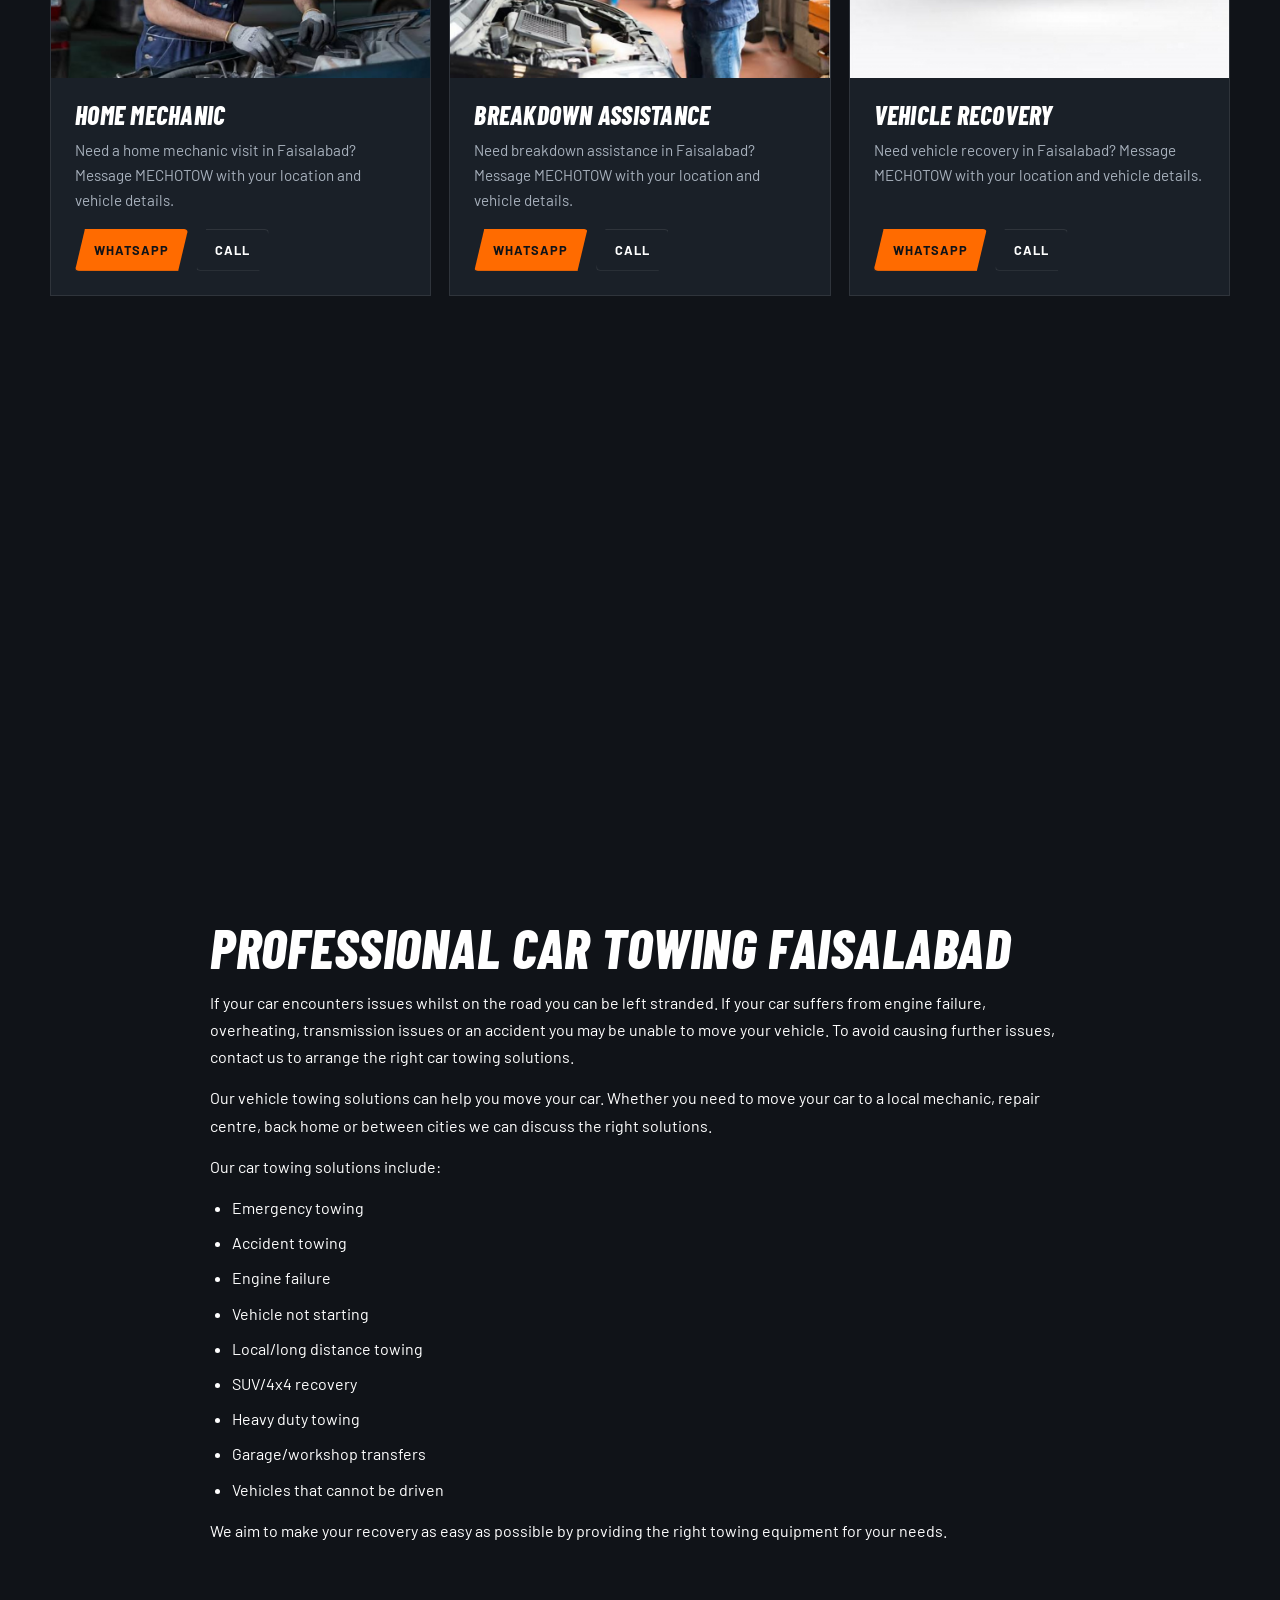
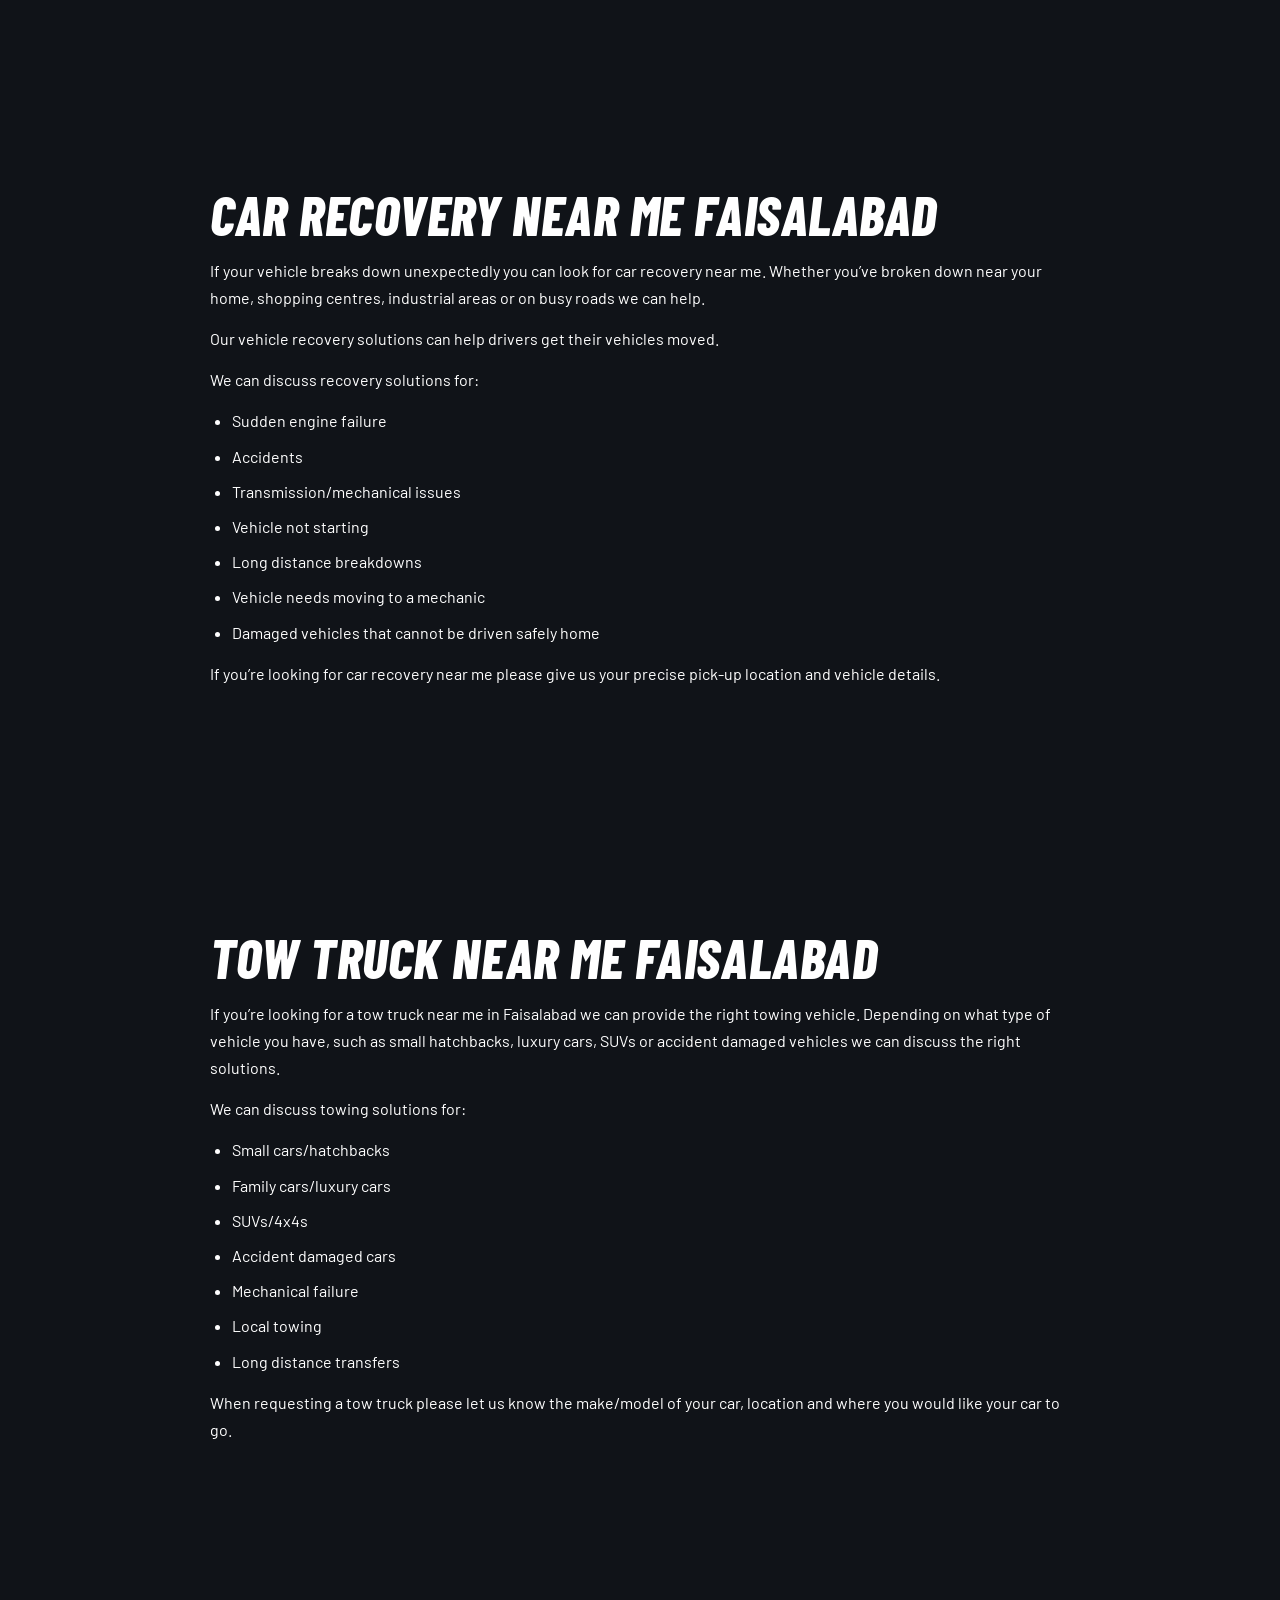
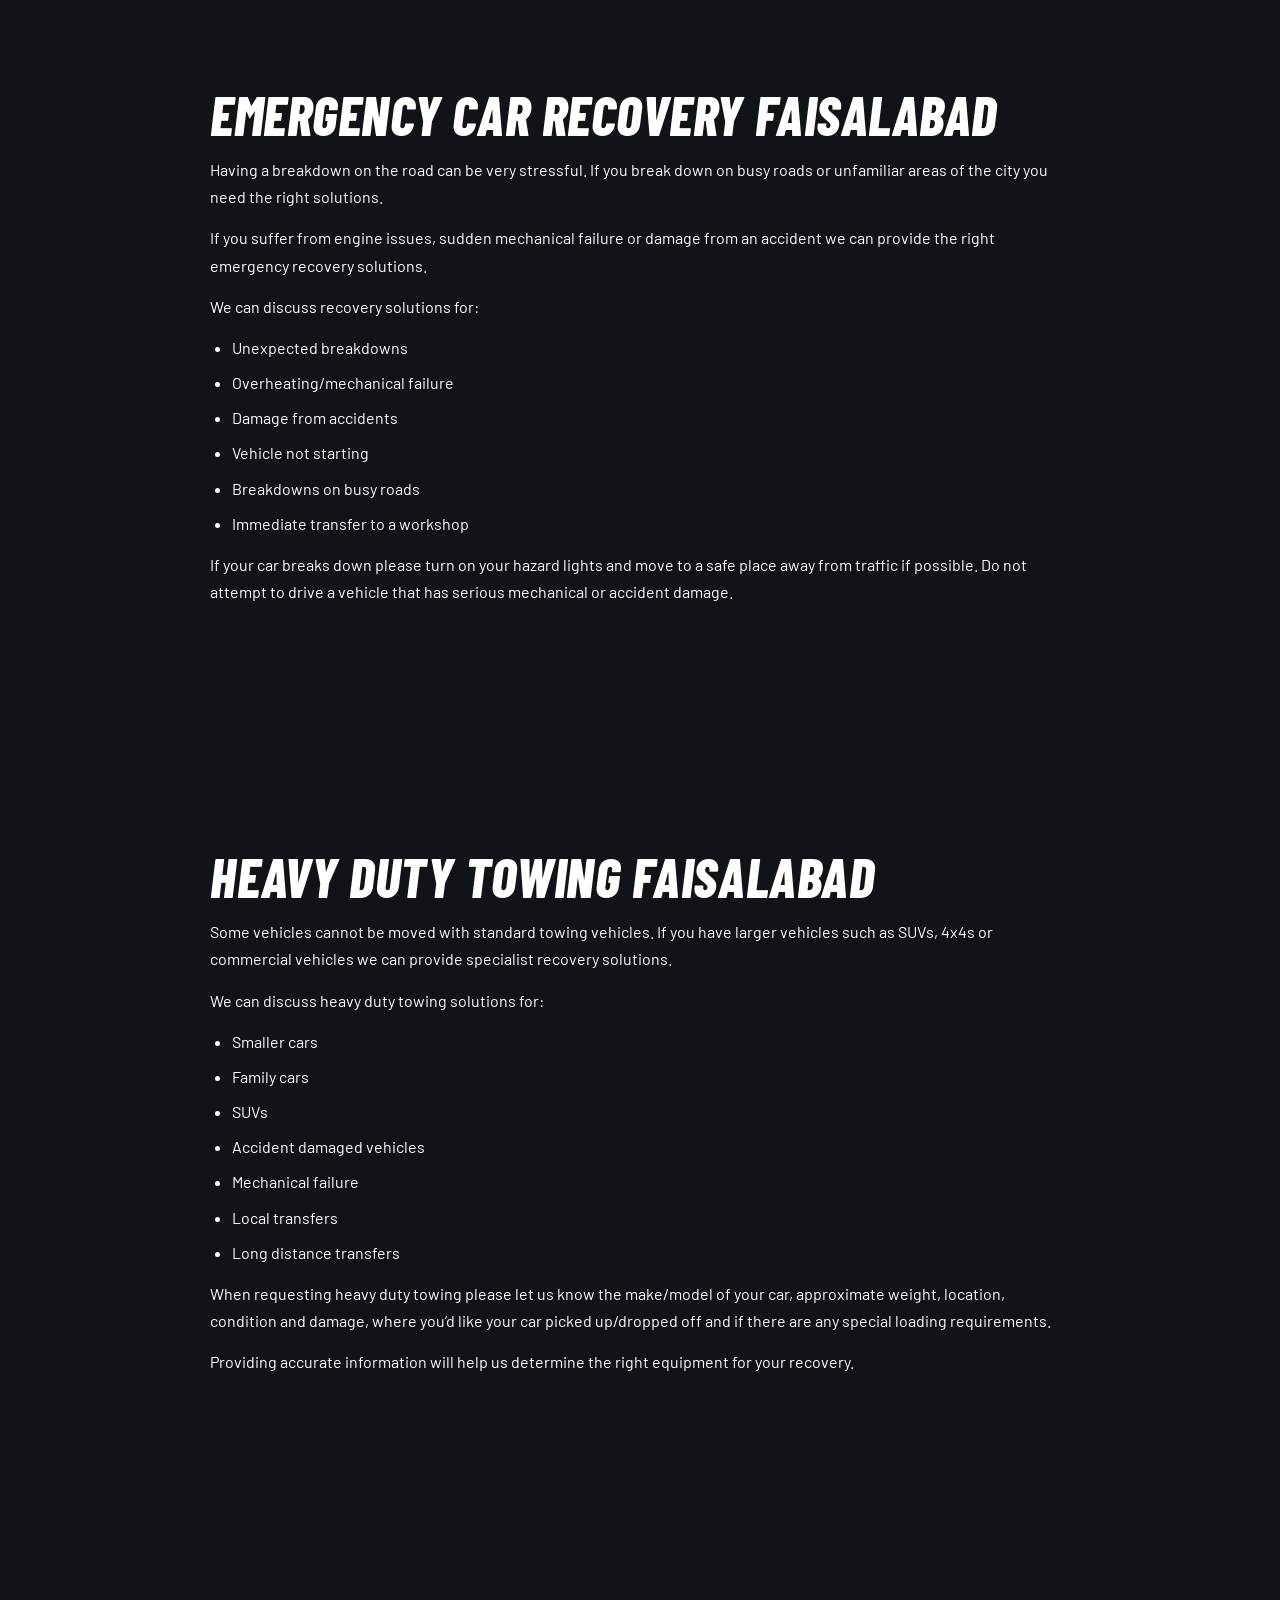
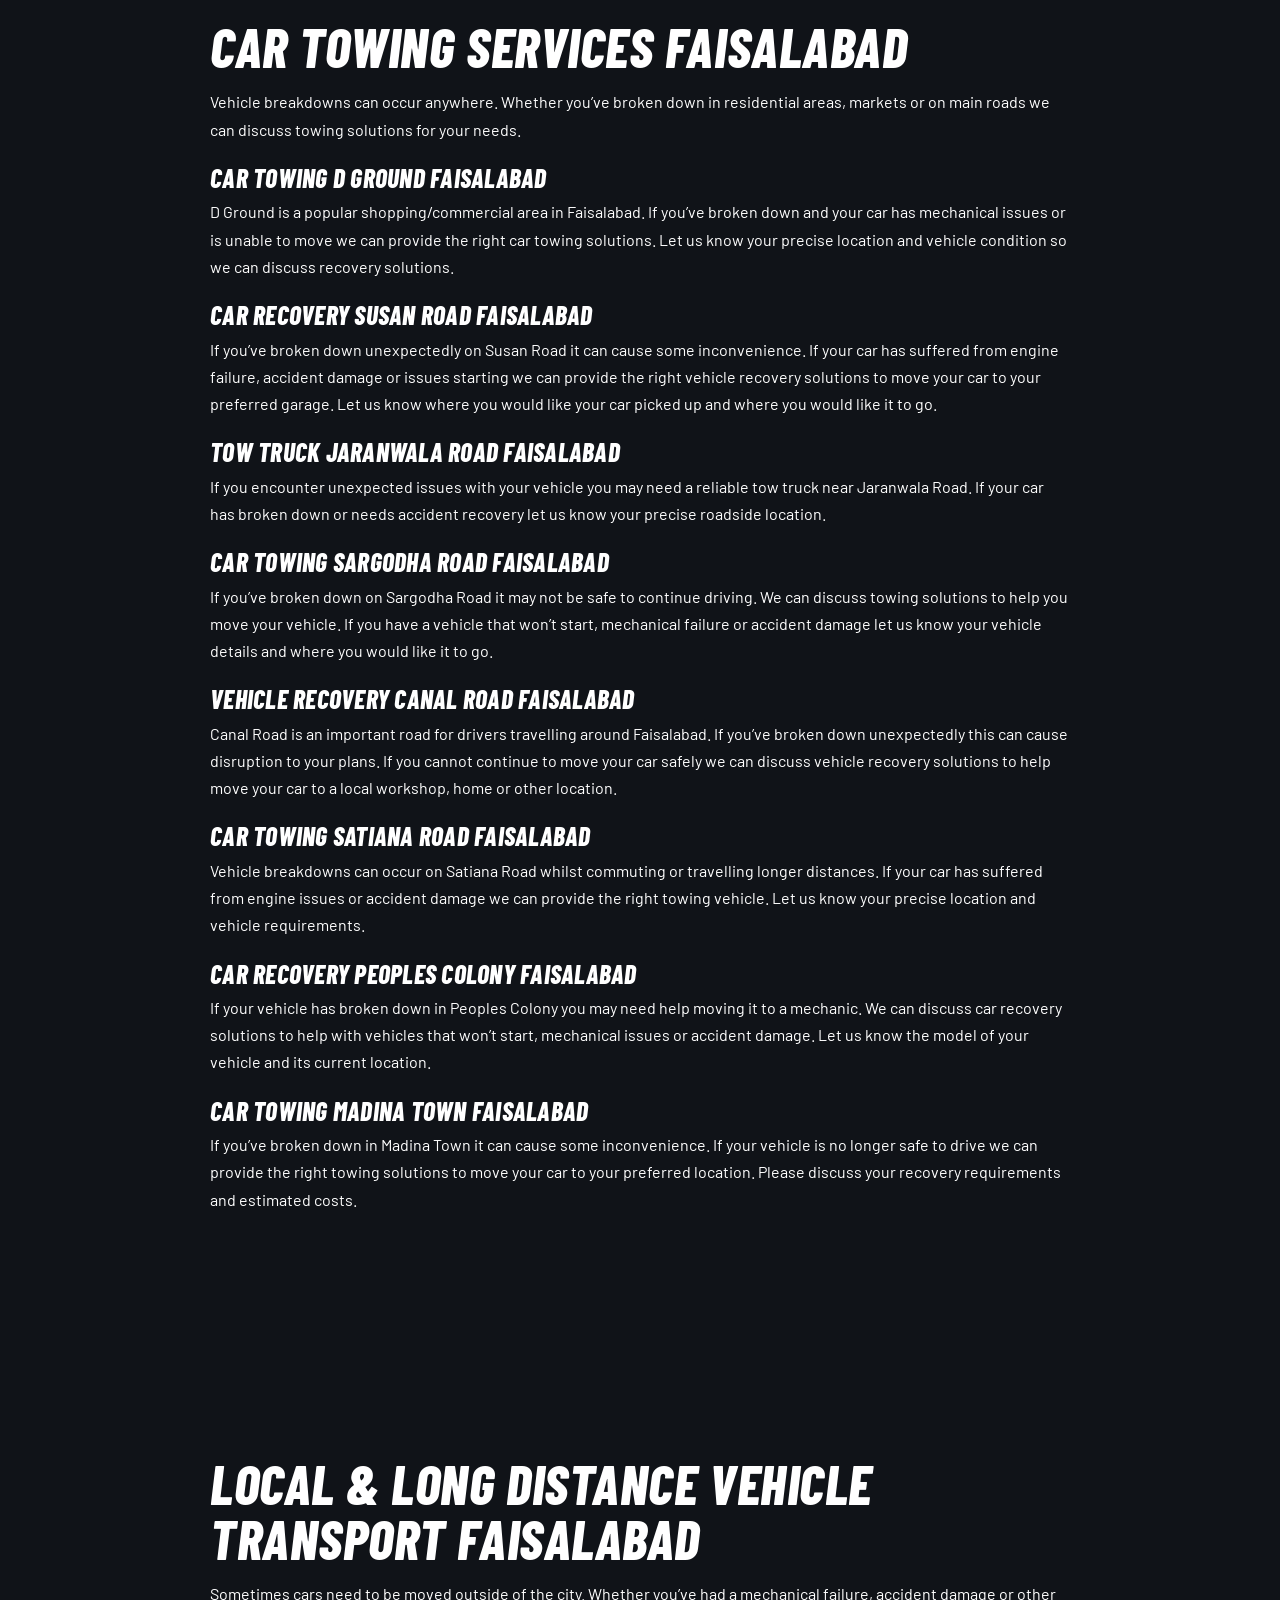
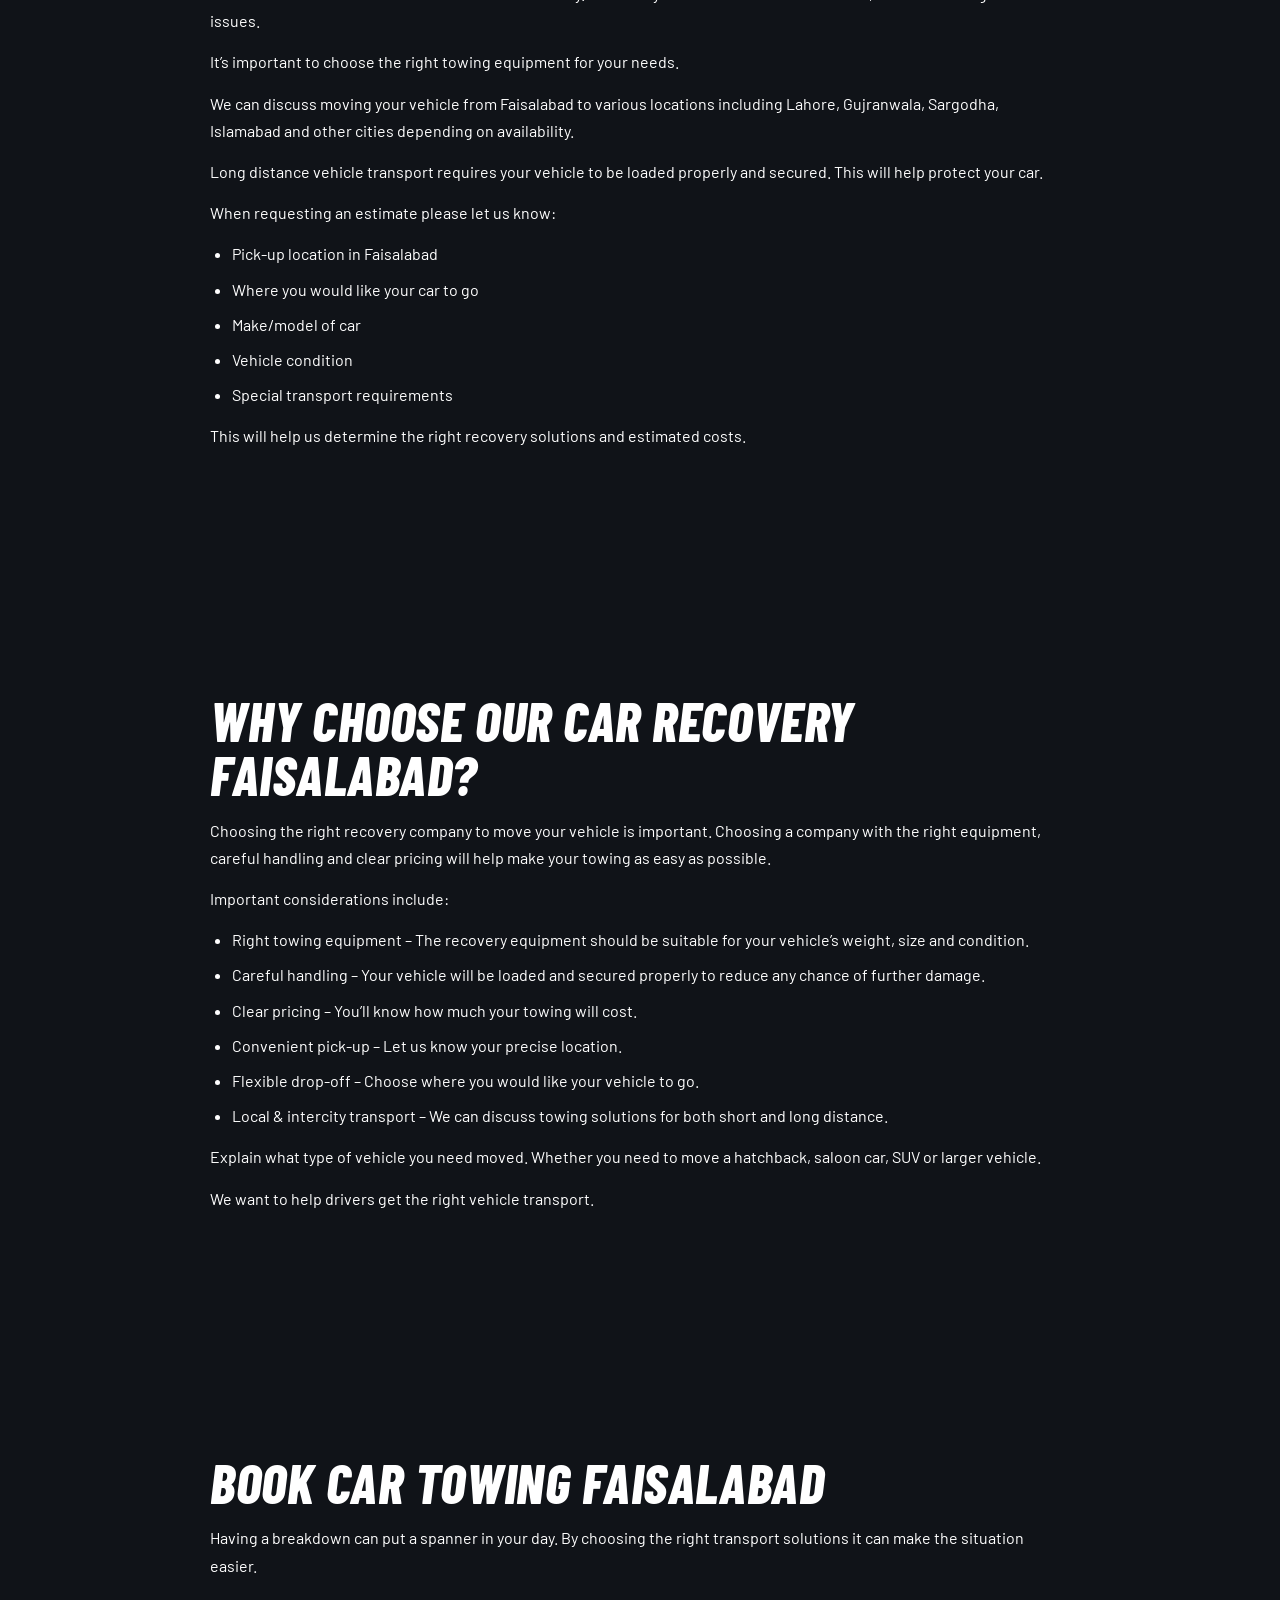
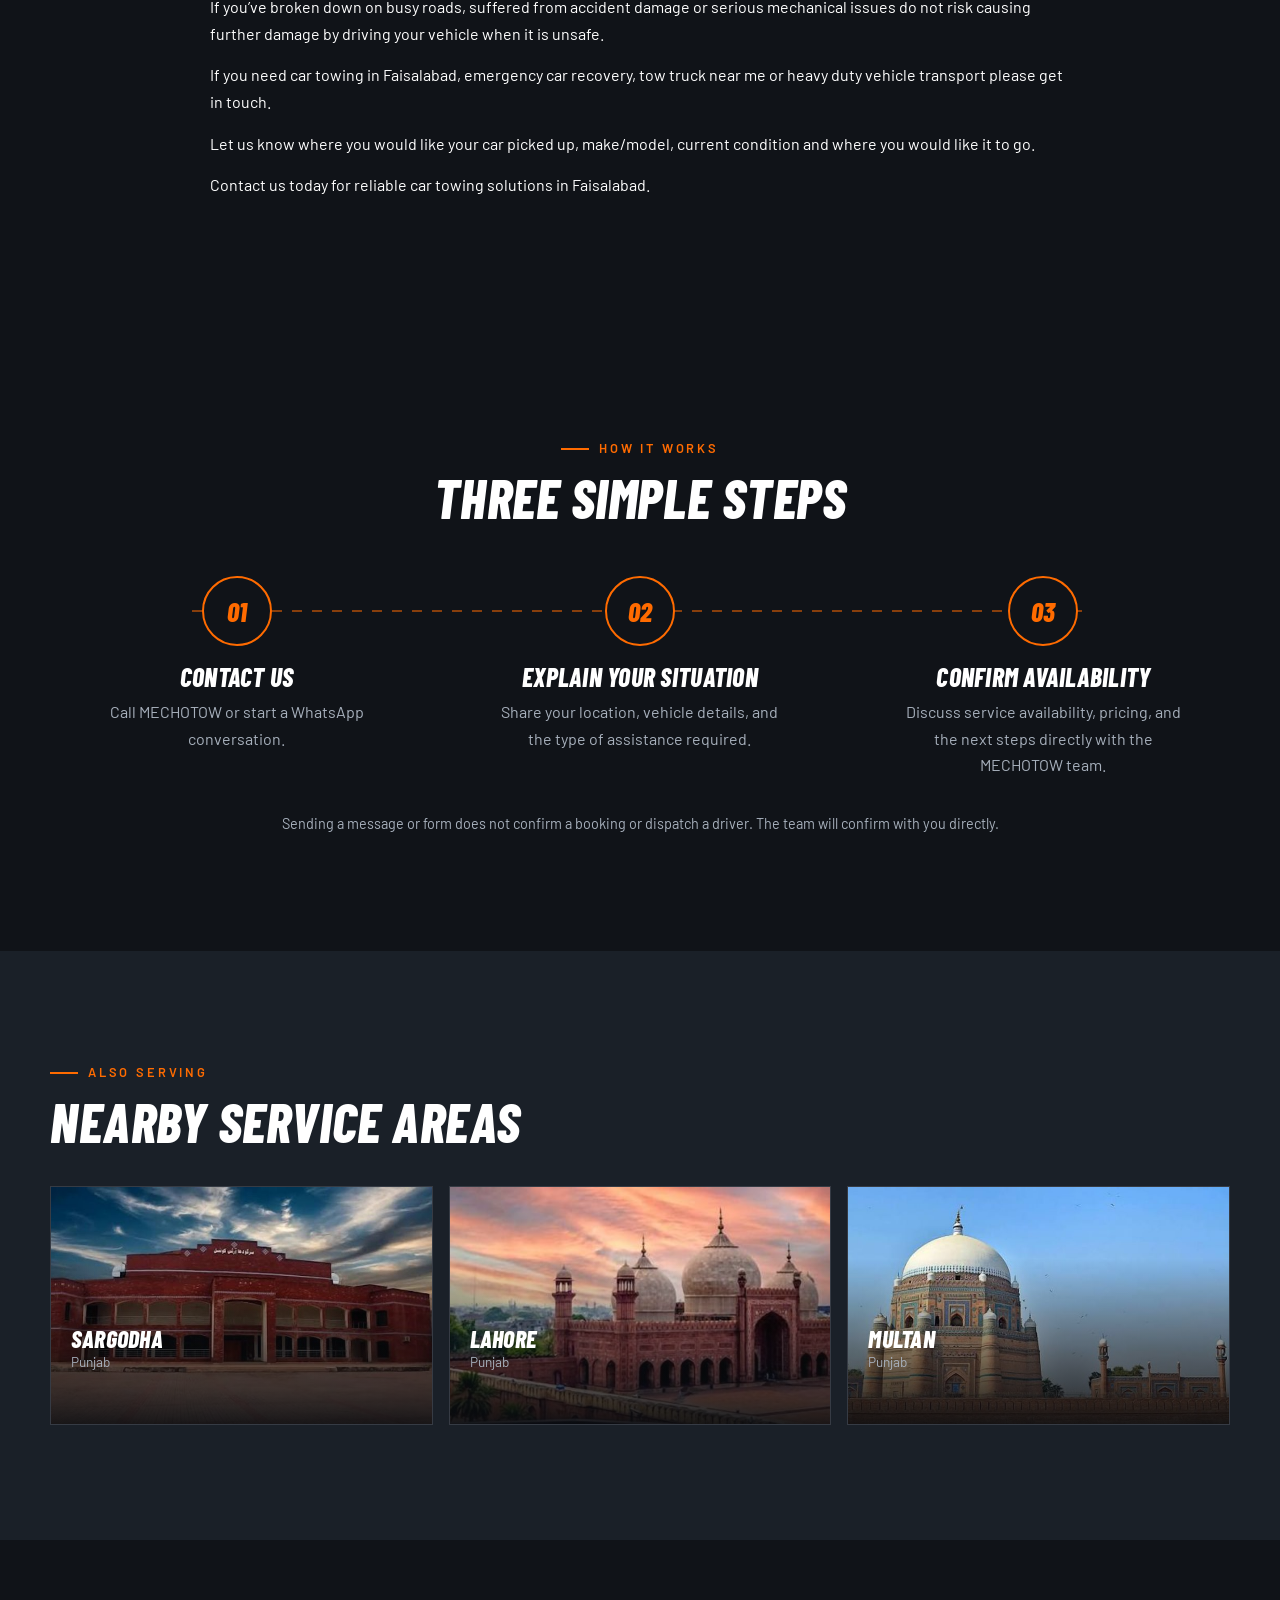
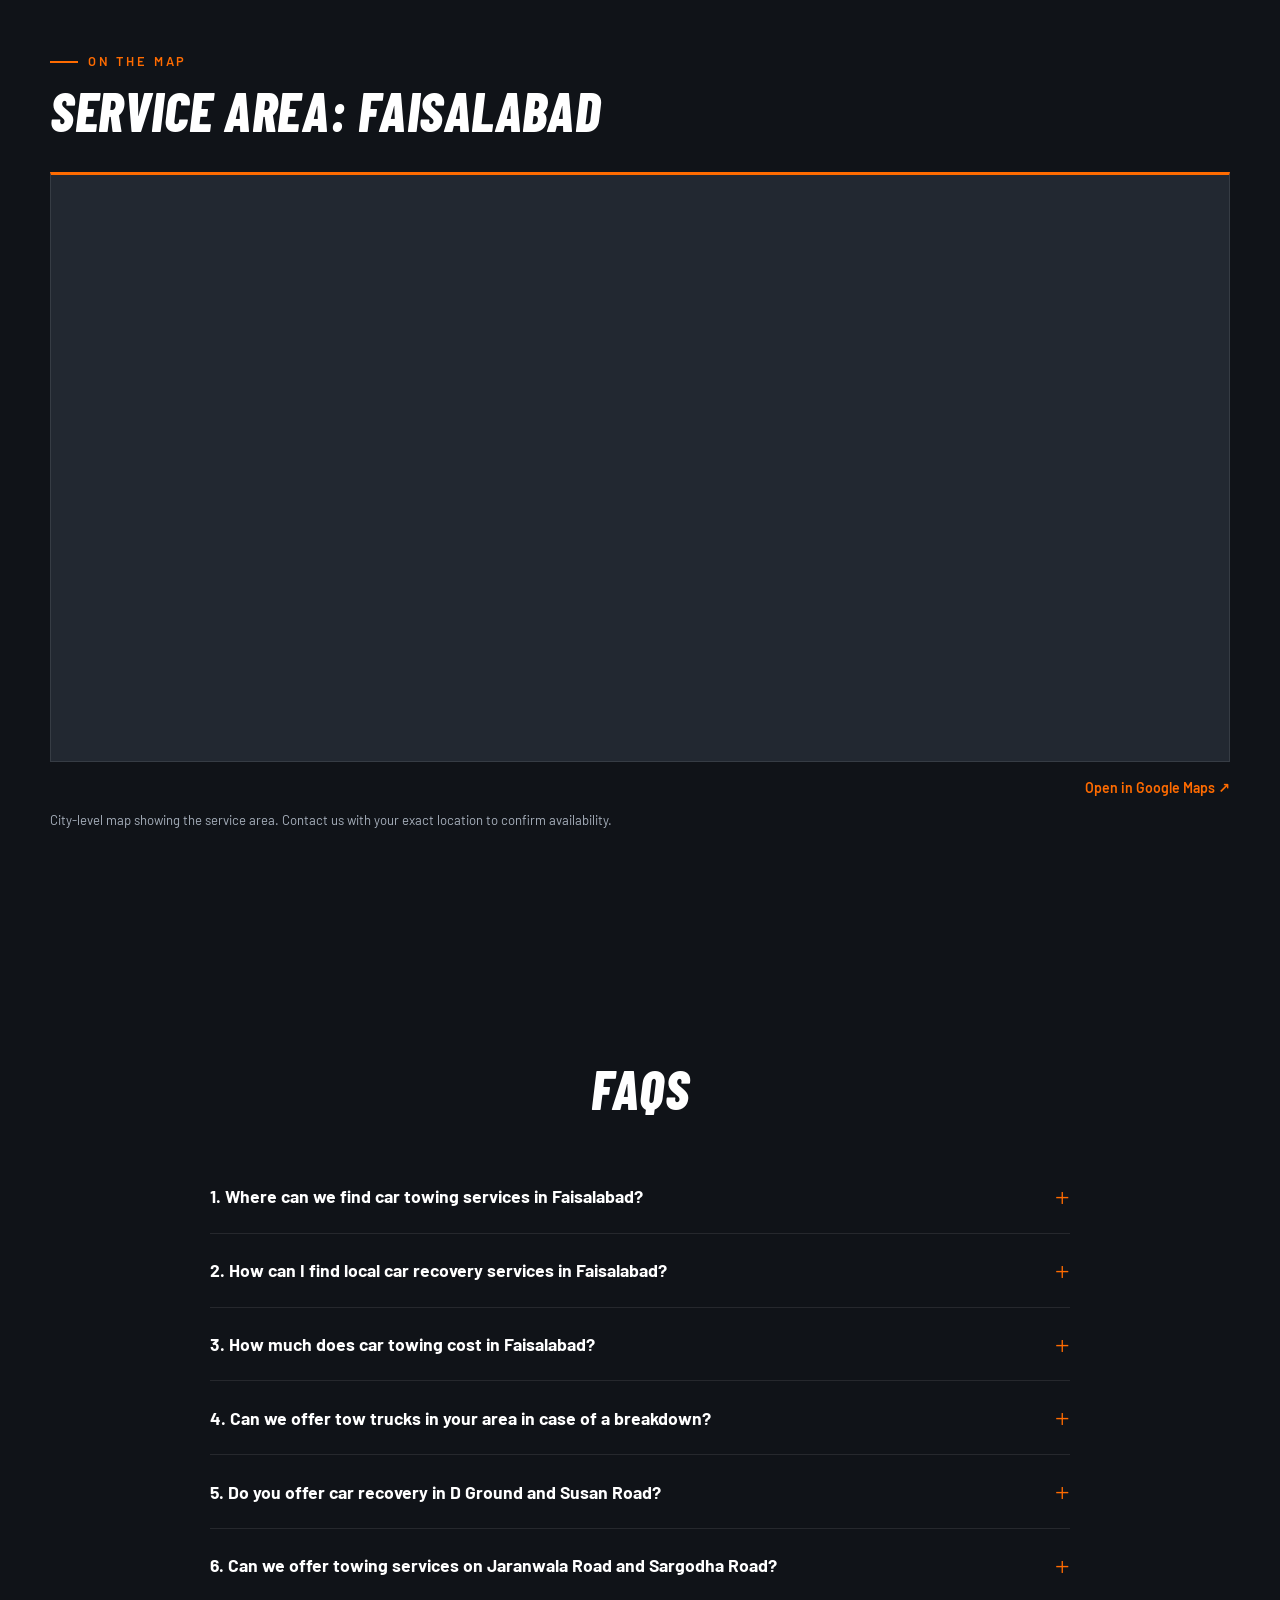
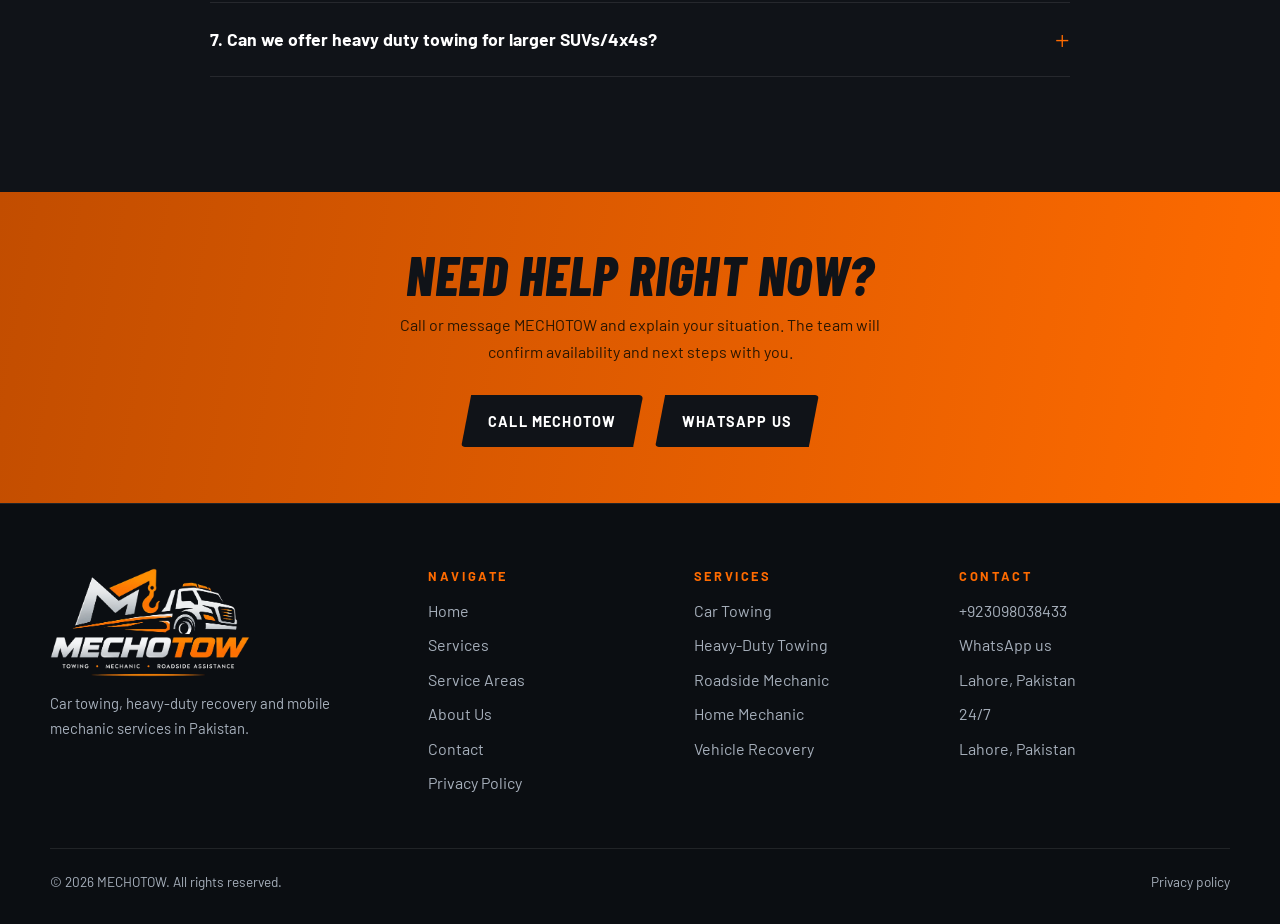
<file: faisalabad.html>
<!DOCTYPE html>
<html lang="en"><head><meta charset="utf-8"><meta name="viewport" content="width=device-width, initial-scale=1, viewport-fit=cover">
<title>Car Towing in Faisalabad – 24/7 Recovery &amp; Tow Truck Service</title><meta name="description" content="Need car towing in Faisalabad? Get help with vehicle breakdowns, accident recovery, emergency towing and heavy-duty transport. Contact us today!">
<meta property="og:title" content="Car Towing in Faisalabad – 24/7 Recovery &amp; Tow Truck Service"><meta property="og:description" content="Need car towing in Faisalabad? Get help with vehicle breakdowns, accident recovery, emergency towing and heavy-duty transport. Contact us today!"><meta property="og:type" content="website"><meta property="og:image" content="assets/img/cities/faisalabad.jpg">
<meta name="theme-color" content="#101318"><link rel="icon" href="assets/img/favicon.png">
<link rel="preconnect" href="https://fonts.googleapis.com"><link rel="preconnect" href="https://fonts.gstatic.com" crossorigin>
<link href="https://fonts.googleapis.com/css2?family=Barlow+Condensed:ital,wght@1,700;1,800&family=Barlow:wght@400;500;600&display=swap" rel="stylesheet">
<link rel="stylesheet" href="css/style.css">
<style>.seo{max-width:860px}.seo h2{margin-bottom:14px}.seo h3{margin:22px 0 8px}.seo p{margin:0 0 14px;line-height:1.7}.seo ul,.seo ol{margin:0 0 14px;padding-left:22px;line-height:1.7}.seo li{margin-bottom:8px}</style>
<script type="application/ld+json" id="ld">{"@context":"https://schema.org","@type":"AutoTowing","name":"MECHOTOW","areaServed":{"@type":"City","name":"Faisalabad"},"description":"Car towing, heavy-duty recovery, roadside mechanic and home mechanic services in Pakistan.","image":"assets/img/og-image.jpg"}</script>
</head><body><header id="hd"><div class="wrap nav"><a class="brand" href="index.html" aria-label="MECHOTOW home"><img src="assets/img/logo-mark.webp" alt="" width="72" height="40"><b>MECHO<i>TOW</i></b></a>
<button class="burger" id="bg" aria-label="Menu" aria-expanded="false" aria-controls="lk"><i></i><i></i><i></i></button>
<nav class="links" id="lk" aria-label="Main"><a href="index.html">Home</a><a href="services.html">Services</a><div class="dd"><button class="ddb" id="ddbtn" type="button" aria-expanded="false" aria-controls="ddm">Service Areas <svg viewBox="0 0 24 24" width="16" height="16" fill="none" stroke="currentColor" stroke-width="2.4"><path d="M6 9l6 6 6-6"/></svg></button><div class="ddm" id="ddm"><a href="service-areas.html" class="all">All service areas →</a><a href="lahore.html">Lahore</a><a href="islamabad.html">Islamabad</a><a href="rawalpindi.html">Rawalpindi</a><a href="faisalabad.html">Faisalabad</a><a href="multan.html">Multan</a><a href="gujranwala.html">Gujranwala</a><a href="sialkot.html">Sialkot</a><a href="sargodha.html">Sargodha</a><a href="bahawalpur.html">Bahawalpur</a></div></div><a href="about.html">About Us</a><a href="contact.html">Contact</a><a class="btn p sm" data-wa="tow" href="contact.html">Emergency Help</a></nav></div></header><main><section class="chero"><img class="bgi" src="assets/img/cities/faisalabad.jpg" alt="Faisalabad, Pakistan" fetchpriority="high"><div class="wrap"><div class="crumb"><a href="index.html">Home</a> / <a href="service-areas.html">Service Areas</a> / Faisalabad</div>
<h1><span class="line"><span>Car Towing <em style="color:var(--o);font-style:inherit">Faisalabad</em></span></span></h1><p class="lead fade">If you find yourself in a situation where your car has broken down and you’re left stranded, you need reliable car towing in Faisalabad. Whether you’re driving along busy roads, through industrial areas or between cities you may encounter problems with your vehicle. If your car has become unsafe to drive, contact us for car towing solutions.</p>
<div class="ctas fade"><a class="btn p" data-wa="tow" data-msg="Hello MECHOTOW, I need emergency car towing in Faisalabad." href="contact.html?service=tow">Get Help in Faisalabad</a><a class="btn" data-call href="contact.html">Call MECHOTOW</a></div>
<div class="chips fade"><span>Towing</span><span>Mechanic</span><span>Recovery</span></div></div></section>

<section><div class="wrap"><div class="rv"><div class="eyebrow">Services in Faisalabad</div><h2>How we can help in Faisalabad</h2><p class="lead">Choose a service to open WhatsApp with your city already mentioned.</p></div><div class="ov"><article class="sv rv" style="--d:0.0s"><div class="im cut"><img src="assets/img/car-towing.webp" alt="Car Towing in Faisalabad" loading="lazy"></div><div class="sb"><h3>Car Towing</h3><p>Need car towing in Faisalabad? Message MECHOTOW with your location and vehicle details.</p><div class="sa"><a class="btn p sm" data-wa="tow" data-msg="Hello MECHOTOW, I need car towing in Faisalabad." href="contact.html?service=tow">WhatsApp</a><a class="btn sm" data-call href="contact.html">Call</a></div></div></article><article class="sv rv" style="--d:0.1s"><div class="im cut"><img src="assets/img/heavy-duty-towing.webp" alt="Heavy-Duty Towing in Faisalabad" loading="lazy"></div><div class="sb"><h3>Heavy-Duty Towing</h3><p>Need heavy-duty towing in Faisalabad? Message MECHOTOW with your location and vehicle details.</p><div class="sa"><a class="btn p sm" data-wa="heavy" data-msg="Hello MECHOTOW, I need heavy-duty towing in Faisalabad." href="contact.html?service=heavy">WhatsApp</a><a class="btn sm" data-call href="contact.html">Call</a></div></div></article><article class="sv rv" style="--d:0.2s"><div class="im"><img src="assets/img/roadside-mechanic.jpg" alt="Roadside Mechanic in Faisalabad" loading="lazy"></div><div class="sb"><h3>Roadside Mechanic</h3><p>Need roadside mechanic assistance in Faisalabad? Message MECHOTOW with your location and vehicle details.</p><div class="sa"><a class="btn p sm" data-wa="road" data-msg="Hello MECHOTOW, I need roadside mechanic assistance in Faisalabad." href="contact.html?service=road">WhatsApp</a><a class="btn sm" data-call href="contact.html">Call</a></div></div></article><article class="sv rv" style="--d:0.0s"><div class="im"><img src="assets/img/home-mechanic.jpg" alt="Home Mechanic in Faisalabad" loading="lazy"></div><div class="sb"><h3>Home Mechanic</h3><p>Need a home mechanic visit in Faisalabad? Message MECHOTOW with your location and vehicle details.</p><div class="sa"><a class="btn p sm" data-wa="home" data-msg="Hello MECHOTOW, I need a home mechanic visit in Faisalabad." href="contact.html?service=home">WhatsApp</a><a class="btn sm" data-call href="contact.html">Call</a></div></div></article><article class="sv rv" style="--d:0.1s"><div class="im"><img src="assets/img/breakdown-inspection.jpg" alt="Breakdown Assistance in Faisalabad" loading="lazy"></div><div class="sb"><h3>Breakdown Assistance</h3><p>Need breakdown assistance in Faisalabad? Message MECHOTOW with your location and vehicle details.</p><div class="sa"><a class="btn p sm" data-wa="breakdown" data-msg="Hello MECHOTOW, I need breakdown assistance in Faisalabad." href="contact.html?service=breakdown">WhatsApp</a><a class="btn sm" data-call href="contact.html">Call</a></div></div></article><article class="sv rv" style="--d:0.2s"><div class="im"><img src="assets/img/vehicle-recovery.jpg" alt="Vehicle Recovery in Faisalabad" loading="lazy"></div><div class="sb"><h3>Vehicle Recovery</h3><p>Need vehicle recovery in Faisalabad? Message MECHOTOW with your location and vehicle details.</p><div class="sa"><a class="btn p sm" data-wa="recovery" data-msg="Hello MECHOTOW, I need vehicle recovery in Faisalabad." href="contact.html?service=recovery">WhatsApp</a><a class="btn sm" data-call href="contact.html">Call</a></div></div></article></div></div></section>

<section><div class="wrap seo rv"><p>Our car towing solutions will help drivers get their vehicles safely moved. We can offer solutions for any type of car including small hatchbacks, family cars, SUVs and more. We can discuss towing solutions based on the condition of your vehicle.</p>
<p>If you need emergency recovery solutions, a tow truck for an accident or your car has broken down on the road we can help. Simply give us your location.</p></div></section>

<section><div class="wrap seo rv"><h2>Professional Car Towing Faisalabad</h2>
<p>If your car encounters issues whilst on the road you can be left stranded. If your car suffers from engine failure, overheating, transmission issues or an accident you may be unable to move your vehicle. To avoid causing further issues, contact us to arrange the right car towing solutions.</p>
<p>Our vehicle towing solutions can help you move your car. Whether you need to move your car to a local mechanic, repair centre, back home or between cities we can discuss the right solutions.</p>
<p>Our car towing solutions include:</p>
<ul>
<li>Emergency towing</li>
<li>Accident towing</li>
<li>Engine failure</li>
<li>Vehicle not starting</li>
<li>Local/long distance towing</li>
<li>SUV/4x4 recovery</li>
<li>Heavy duty towing</li>
<li>Garage/workshop transfers</li>
<li>Vehicles that cannot be driven</li>
</ul>
<p>We aim to make your recovery as easy as possible by providing the right towing equipment for your needs.</p></div></section>

<section><div class="wrap seo rv"><h2>Car Recovery Near Me Faisalabad</h2>
<p>If your vehicle breaks down unexpectedly you can look for car recovery near me. Whether you’ve broken down near your home, shopping centres, industrial areas or on busy roads we can help.</p>
<p>Our vehicle recovery solutions can help drivers get their vehicles moved.</p>
<p>We can discuss recovery solutions for:</p>
<ul>
<li>Sudden engine failure</li>
<li>Accidents</li>
<li>Transmission/mechanical issues</li>
<li>Vehicle not starting</li>
<li>Long distance breakdowns</li>
<li>Vehicle needs moving to a mechanic</li>
<li>Damaged vehicles that cannot be driven safely home</li>
</ul>
<p>If you’re looking for car recovery near me please give us your precise pick-up location and vehicle details.</p></div></section>

<section><div class="wrap seo rv"><h2>Tow Truck Near Me Faisalabad</h2>
<p>If you’re looking for a tow truck near me in Faisalabad we can provide the right towing vehicle. Depending on what type of vehicle you have, such as small hatchbacks, luxury cars, SUVs or accident damaged vehicles we can discuss the right solutions.</p>
<p>We can discuss towing solutions for:</p>
<ul>
<li>Small cars/hatchbacks</li>
<li>Family cars/luxury cars</li>
<li>SUVs/4x4s</li>
<li>Accident damaged cars</li>
<li>Mechanical failure</li>
<li>Local towing</li>
<li>Long distance transfers</li>
</ul>
<p>When requesting a tow truck please let us know the make/model of your car, location and where you would like your car to go.</p></div></section>

<section><div class="wrap seo rv"><h2>Emergency Car Recovery Faisalabad</h2>
<p>Having a breakdown on the road can be very stressful. If you break down on busy roads or unfamiliar areas of the city you need the right solutions.</p>
<p>If you suffer from engine issues, sudden mechanical failure or damage from an accident we can provide the right emergency recovery solutions.</p>
<p>We can discuss recovery solutions for:</p>
<ul>
<li>Unexpected breakdowns</li>
<li>Overheating/mechanical failure</li>
<li>Damage from accidents</li>
<li>Vehicle not starting</li>
<li>Breakdowns on busy roads</li>
<li>Immediate transfer to a workshop</li>
</ul>
<p>If your car breaks down please turn on your hazard lights and move to a safe place away from traffic if possible. Do not attempt to drive a vehicle that has serious mechanical or accident damage.</p></div></section>

<section><div class="wrap seo rv"><h2>Heavy Duty Towing Faisalabad</h2>
<p>Some vehicles cannot be moved with standard towing vehicles. If you have larger vehicles such as SUVs, 4x4s or commercial vehicles we can provide specialist recovery solutions.</p>
<p>We can discuss heavy duty towing solutions for:</p>
<ul>
<li>Smaller cars</li>
<li>Family cars</li>
<li>SUVs</li>
<li>Accident damaged vehicles</li>
<li>Mechanical failure</li>
<li>Local transfers</li>
<li>Long distance transfers</li>
</ul>
<p>When requesting heavy duty towing please let us know the make/model of your car, approximate weight, location, condition and damage, where you’d like your car picked up/dropped off and if there are any special loading requirements.</p>
<p>Providing accurate information will help us determine the right equipment for your recovery.</p></div></section>

<section><div class="wrap seo rv"><h2>Car Towing Services Faisalabad</h2>
<p>Vehicle breakdowns can occur anywhere. Whether you’ve broken down in residential areas, markets or on main roads we can discuss towing solutions for your needs.</p>
<h3>Car Towing D Ground Faisalabad</h3>
<p>D Ground is a popular shopping/commercial area in Faisalabad. If you’ve broken down and your car has mechanical issues or is unable to move we can provide the right car towing solutions. Let us know your precise location and vehicle condition so we can discuss recovery solutions.</p>
<h3>Car Recovery Susan Road Faisalabad</h3>
<p>If you’ve broken down unexpectedly on Susan Road it can cause some inconvenience. If your car has suffered from engine failure, accident damage or issues starting we can provide the right vehicle recovery solutions to move your car to your preferred garage. Let us know where you would like your car picked up and where you would like it to go.</p>
<h3>Tow Truck Jaranwala Road Faisalabad</h3>
<p>If you encounter unexpected issues with your vehicle you may need a reliable tow truck near Jaranwala Road. If your car has broken down or needs accident recovery let us know your precise roadside location.</p>
<h3>Car Towing Sargodha Road Faisalabad</h3>
<p>If you’ve broken down on Sargodha Road it may not be safe to continue driving. We can discuss towing solutions to help you move your vehicle. If you have a vehicle that won’t start, mechanical failure or accident damage let us know your vehicle details and where you would like it to go.</p>
<h3>Vehicle Recovery Canal Road Faisalabad</h3>
<p>Canal Road is an important road for drivers travelling around Faisalabad. If you’ve broken down unexpectedly this can cause disruption to your plans. If you cannot continue to move your car safely we can discuss vehicle recovery solutions to help move your car to a local workshop, home or other location.</p>
<h3>Car Towing Satiana Road Faisalabad</h3>
<p>Vehicle breakdowns can occur on Satiana Road whilst commuting or travelling longer distances. If your car has suffered from engine issues or accident damage we can provide the right towing vehicle. Let us know your precise location and vehicle requirements.</p>
<h3>Car Recovery Peoples Colony Faisalabad</h3>
<p>If your vehicle has broken down in Peoples Colony you may need help moving it to a mechanic. We can discuss car recovery solutions to help with vehicles that won’t start, mechanical issues or accident damage. Let us know the model of your vehicle and its current location.</p>
<h3>Car Towing Madina Town Faisalabad</h3>
<p>If you’ve broken down in Madina Town it can cause some inconvenience. If your vehicle is no longer safe to drive we can provide the right towing solutions to move your car to your preferred location. Please discuss your recovery requirements and estimated costs.</p></div></section>

<section><div class="wrap seo rv"><h2>Local &amp; Long Distance Vehicle Transport Faisalabad</h2>
<p>Sometimes cars need to be moved outside of the city. Whether you’ve had a mechanical failure, accident damage or other issues.</p>
<p>It’s important to choose the right towing equipment for your needs.</p>
<p>We can discuss moving your vehicle from Faisalabad to various locations including Lahore, Gujranwala, Sargodha, Islamabad and other cities depending on availability.</p>
<p>Long distance vehicle transport requires your vehicle to be loaded properly and secured. This will help protect your car.</p>
<p>When requesting an estimate please let us know:</p>
<ul>
<li>Pick-up location in Faisalabad</li>
<li>Where you would like your car to go</li>
<li>Make/model of car</li>
<li>Vehicle condition</li>
<li>Special transport requirements</li>
</ul>
<p>This will help us determine the right recovery solutions and estimated costs.</p></div></section>

<section><div class="wrap seo rv"><h2>Why Choose Our Car Recovery Faisalabad?</h2>
<p>Choosing the right recovery company to move your vehicle is important. Choosing a company with the right equipment, careful handling and clear pricing will help make your towing as easy as possible.</p>
<p>Important considerations include:</p>
<ul>
<li>Right towing equipment – The recovery equipment should be suitable for your vehicle’s weight, size and condition.</li>
<li>Careful handling – Your vehicle will be loaded and secured properly to reduce any chance of further damage.</li>
<li>Clear pricing – You’ll know how much your towing will cost.</li>
<li>Convenient pick-up – Let us know your precise location.</li>
<li>Flexible drop-off – Choose where you would like your vehicle to go.</li>
<li>Local &amp; intercity transport – We can discuss towing solutions for both short and long distance.</li>
</ul>
<p>Explain what type of vehicle you need moved. Whether you need to move a hatchback, saloon car, SUV or larger vehicle.</p>
<p>We want to help drivers get the right vehicle transport.</p></div></section>

<section><div class="wrap seo rv"><h2>Book Car Towing Faisalabad</h2>
<p>Having a breakdown can put a spanner in your day. By choosing the right transport solutions it can make the situation easier.</p>
<p>If you’ve broken down on busy roads, suffered from accident damage or serious mechanical issues do not risk causing further damage by driving your vehicle when it is unsafe.</p>
<p>If you need car towing in Faisalabad, emergency car recovery, tow truck near me or heavy duty vehicle transport please get in touch.</p>
<p>Let us know where you would like your car picked up, make/model, current condition and where you would like it to go.</p>
<p>Contact us today for reliable car towing solutions in Faisalabad.</p></div></section>

<section><div class="wrap"><div class="rv" style="text-align:center"><div class="eyebrow" style="justify-content:center">How it works</div><h2>Three simple steps</h2></div><div class="st">
<div class="step rv"><div class="n">01</div><h3>Contact Us</h3><p>Call MECHOTOW or start a WhatsApp conversation.</p></div>
<div class="step rv" style="--d:.12s"><div class="n">02</div><h3>Explain Your Situation</h3><p>Share your location, vehicle details, and the type of assistance required.</p></div>
<div class="step rv" style="--d:.24s"><div class="n">03</div><h3>Confirm Availability</h3><p>Discuss service availability, pricing, and the next steps directly with the MECHOTOW team.</p></div></div>
<p class="note">Sending a message or form does not confirm a booking or dispatch a driver. The team will confirm with you directly.</p></div></section>

<section class="band"><div class="wrap"><div class="rv"><div class="eyebrow">Also serving</div><h2>Nearby service areas</h2></div><div class="mini"><a class="cc rv" href="sargodha.html" aria-label="Sargodha service area"><img src="assets/img/cities/sargodha-sm.jpg" alt="Sargodha, Pakistan" loading="lazy"><div><h3>Sargodha</h3><span>Punjab</span><em>View services →</em></div></a><a class="cc rv" href="lahore.html" aria-label="Lahore service area"><img src="assets/img/cities/lahore-sm.jpg" alt="Lahore, Pakistan" loading="lazy"><div><h3>Lahore</h3><span>Punjab</span><em>View services →</em></div></a><a class="cc rv" href="multan.html" aria-label="Multan service area"><img src="assets/img/cities/multan-sm.jpg" alt="Multan, Pakistan" loading="lazy"><div><h3>Multan</h3><span>Punjab</span><em>View services →</em></div></a></div></div></section>

<section><div class="wrap"><div class="rv"><div class="eyebrow">On the map</div><h2>Service area: Faisalabad</h2></div><div class="mapwrap rv" data-map="Faisalabad, Pakistan"><div class="mapbox"></div><div class="mapbar"><a href="#" target="_blank" rel="noopener">Open in Google Maps ↗</a></div><p class="mapnote">City-level map showing the service area. Contact us with your exact location to confirm availability.</p></div></div></section>

<section><div class="wrap"><div class="rv" style="text-align:center"><h2>FAQs</h2></div><div class="faq rv">
<details><summary>1. Where can we find car towing services in Faisalabad?</summary><div class="ans"><div><p>We can offer a local car towing and recovery service. Just let us know where you are, what car you have and where you need it taken.</p></div></div></details>
<details><summary>2. How can I find local car recovery services in Faisalabad?</summary><div class="ans"><div><p>We can help you find local car recovery services. We can give you an overview of the services available in your area. Let us know how far they can come, what equipment they have, how much they will charge and how long they will take.</p></div></div></details>
<details><summary>3. How much does car towing cost in Faisalabad?</summary><div class="ans"><div><p>The cost of towing your car will depend on how far you need it going, what type of car you have, the condition of the car, what equipment is required and where you want it to go. Let us know where you want it collected from and where you want it delivered to so we can give you an approximate price.</p></div></div></details>
<details><summary>4. Can we offer tow trucks in your area in case of a breakdown?</summary><div class="ans"><div><p>Yes we can. Let us know exactly where you are and why you cannot drive your car.</p></div></div></details>
<details><summary>5. Do you offer car recovery in D Ground and Susan Road?</summary><div class="ans"><div><p>Yes we can. Let us know the condition of your car and exactly where you want it collected from.</p></div></div></details>
<details><summary>6. Can we offer towing services on Jaranwala Road and Sargodha Road?</summary><div class="ans"><div><p>Yes we can. Let us know where you want it collected from so we can discuss the best recovery option for you.</p></div></div></details>
<details><summary>7. Can we offer heavy duty towing for larger SUVs/4x4s?</summary><div class="ans"><div><p>We may be able to offer heavy duty towing for larger SUVs and 4x4s. The right recovery equipment will depend on the weight, size and condition of your vehicle.</p></div></div></details>
</div></div></section>

<section class="cta"><div class="wrap rv"><h2>Need help right now?</h2><p>Call or message MECHOTOW and explain your situation. The team will confirm availability and next steps with you.</p><div class="ctas" style="justify-content:center"><a class="btn" data-call href="contact.html">Call MECHOTOW</a><a class="btn" data-wa="tow" href="contact.html">WhatsApp Us</a></div></div></section></main><footer><div class="wrap"><div class="fg">
<div><img src="assets/img/logo.webp" alt="MECHOTOW logo" width="200" height="107" loading="lazy"><p>Car towing, heavy-duty recovery and mobile mechanic services in Pakistan.</p></div>
<div><h4>Navigate</h4><ul><li><a href="index.html">Home</a></li><li><a href="services.html">Services</a></li><li><a href="service-areas.html">Service Areas</a></li><li><a href="about.html">About Us</a></li><li><a href="contact.html">Contact</a></li><li><a href="privacy.html">Privacy Policy</a></li></ul></div>
<div><h4>Services</h4><ul><li><a href="services.html#car-towing">Car Towing</a></li><li><a href="services.html#heavy-duty">Heavy-Duty Towing</a></li><li><a href="services.html#roadside">Roadside Mechanic</a></li><li><a href="services.html#home">Home Mechanic</a></li><li><a href="services.html#recovery">Vehicle Recovery</a></li></ul></div>
<div><h4>Contact</h4><ul><li><a data-call data-phone href="contact.html">Phone</a></li><li><a data-wa="tow" href="contact.html">WhatsApp us</a></li><li data-area></li><li data-hours></li><li data-addr></li><li id="soc"></li></ul></div>
</div><div class="fb"><span>© <span data-yr></span> MECHOTOW. All rights reserved.</span><a href="privacy.html">Privacy policy</a></div></div></footer>
<nav class="mb" aria-label="Quick contact"><a data-call href="contact.html">Call</a><a class="w" data-wa="tow" href="contact.html">WhatsApp</a></nav><div class="toast" id="ts" role="status" aria-live="polite"></div>
<script src="js/config.js"></script><script src="js/main.js"></script></body></html>
</file>
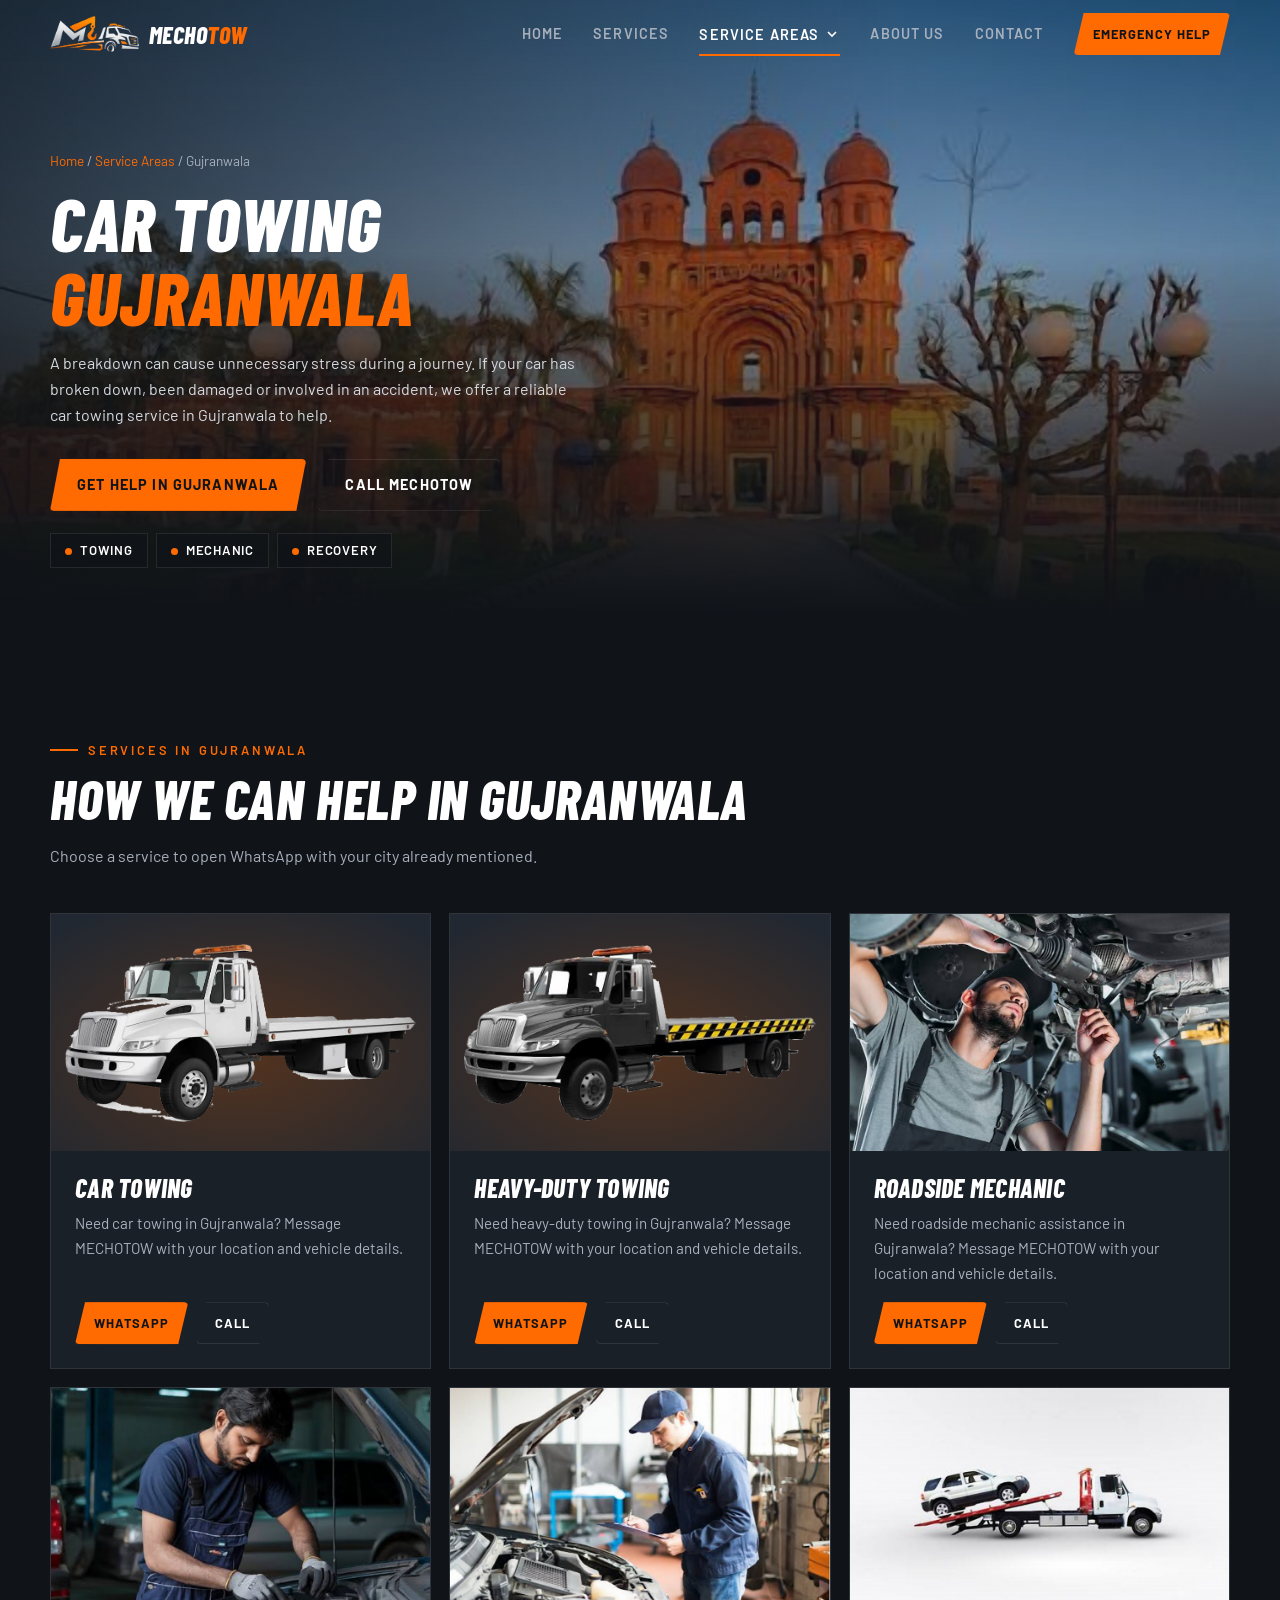
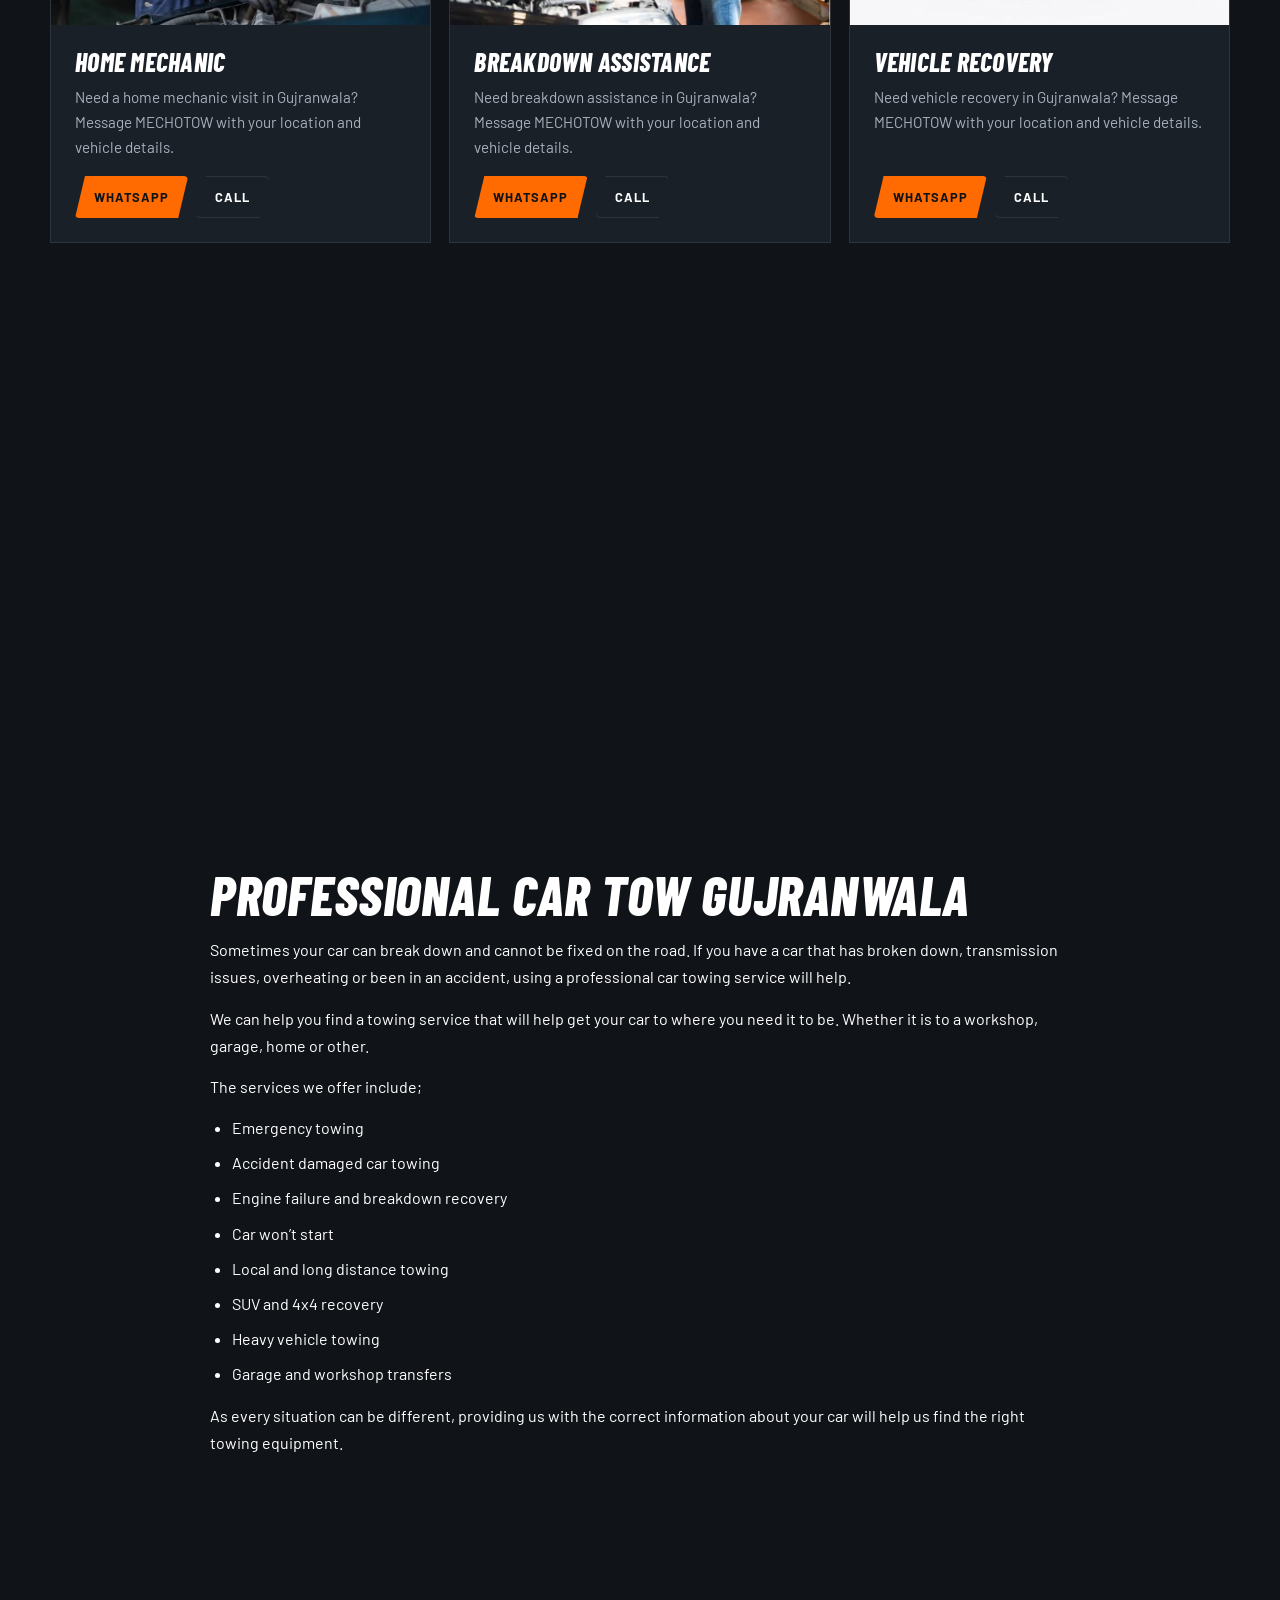
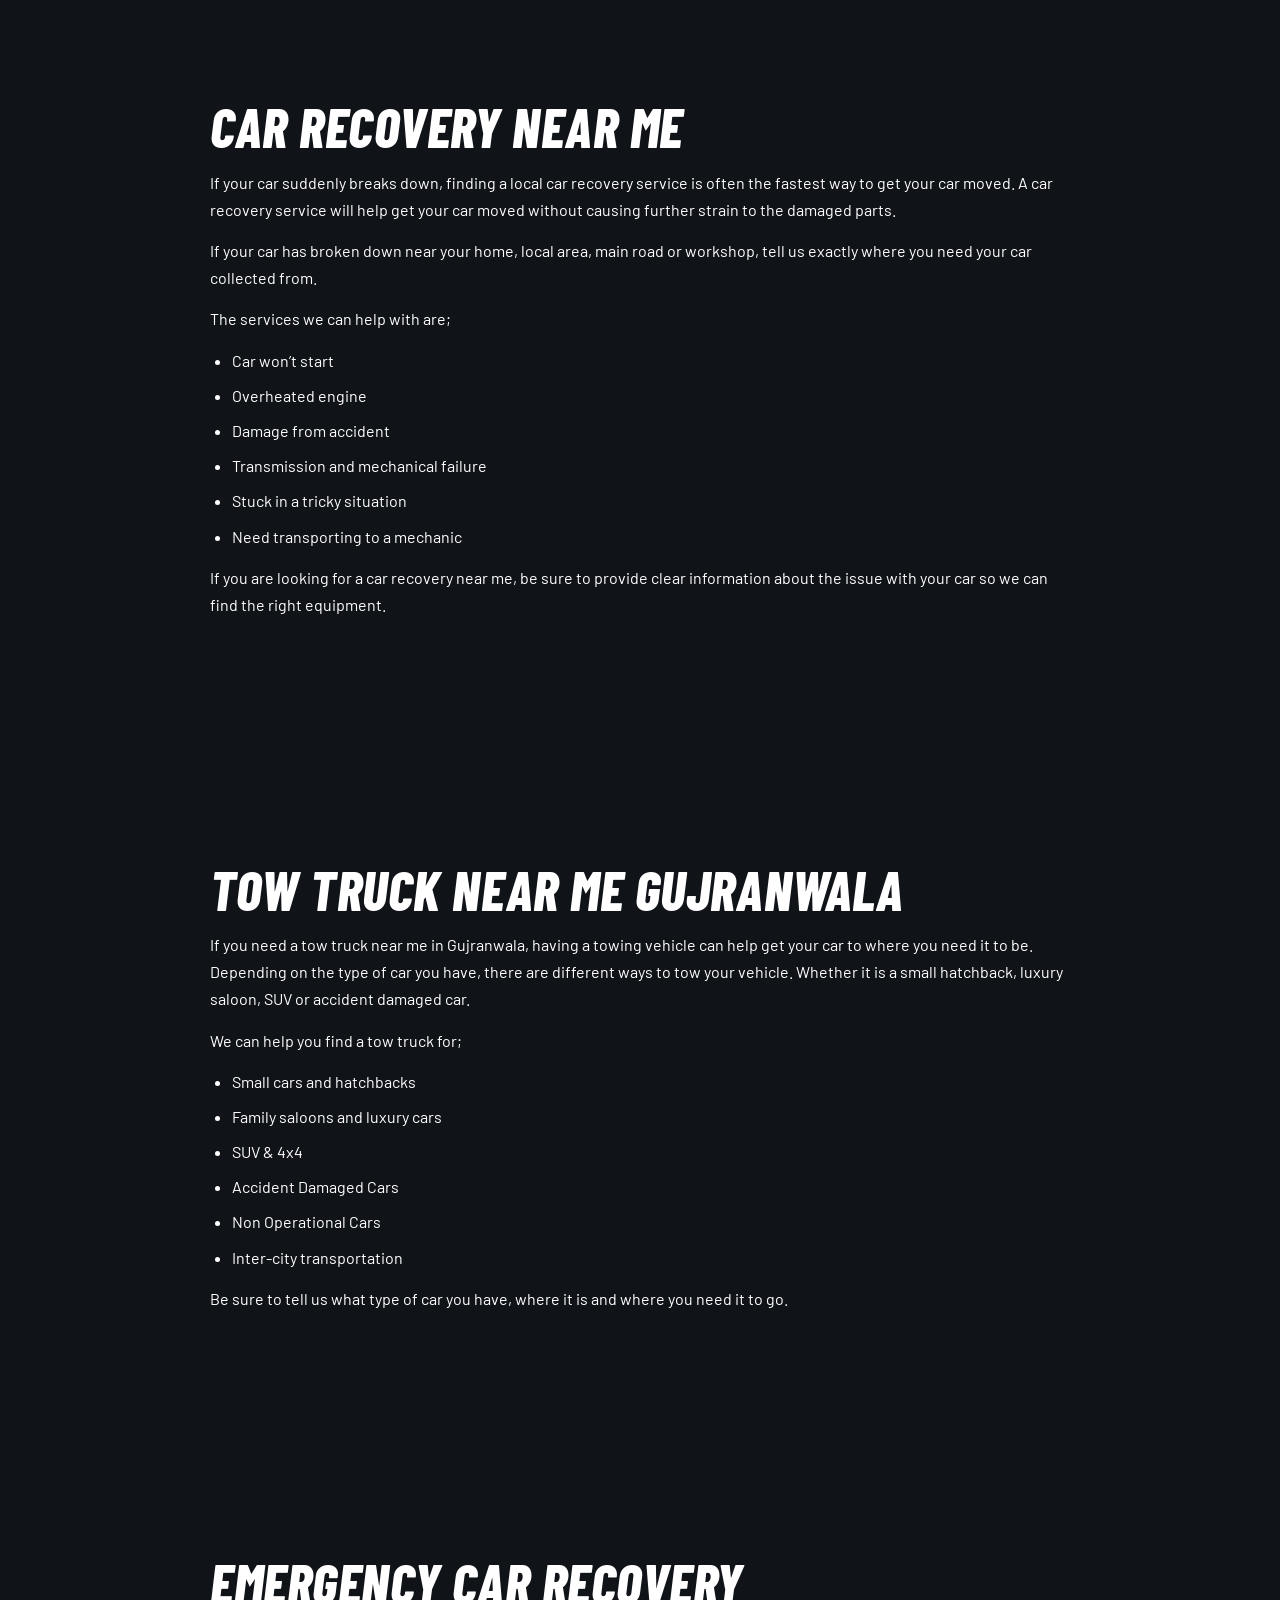
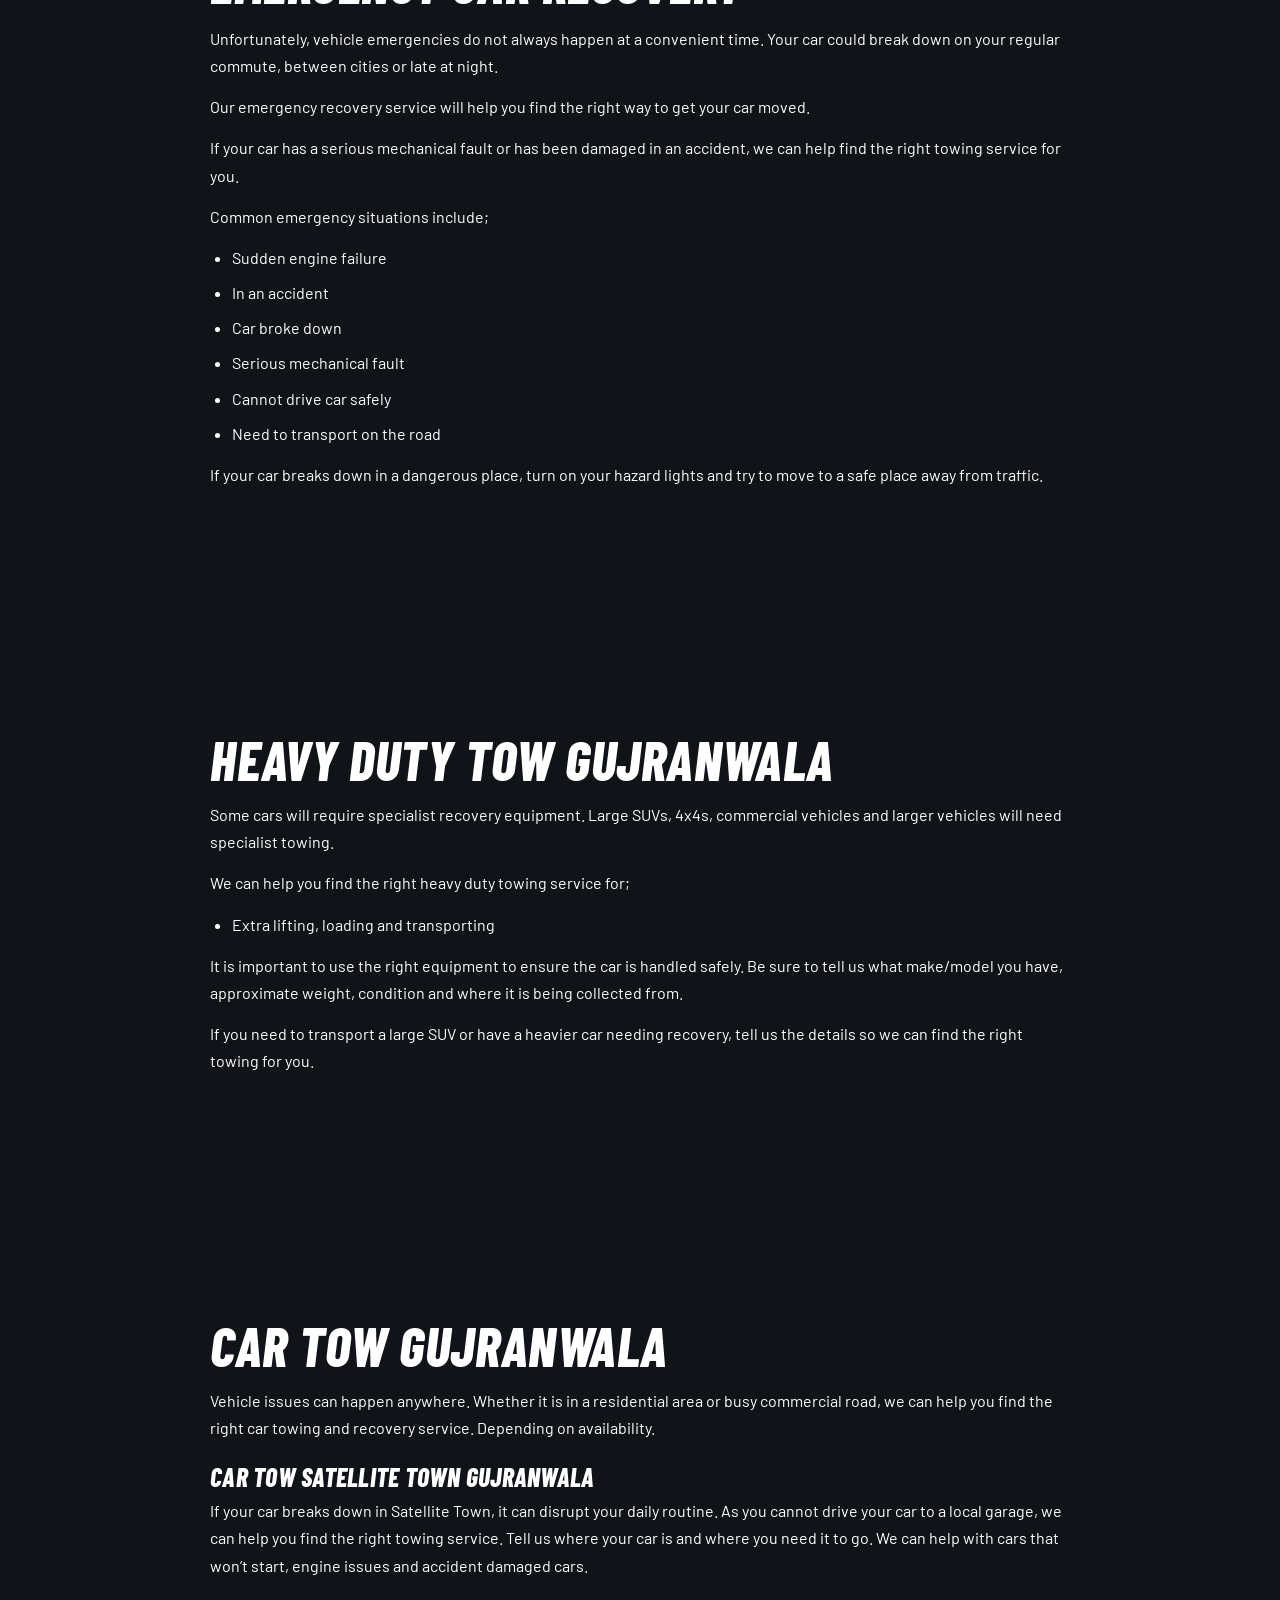
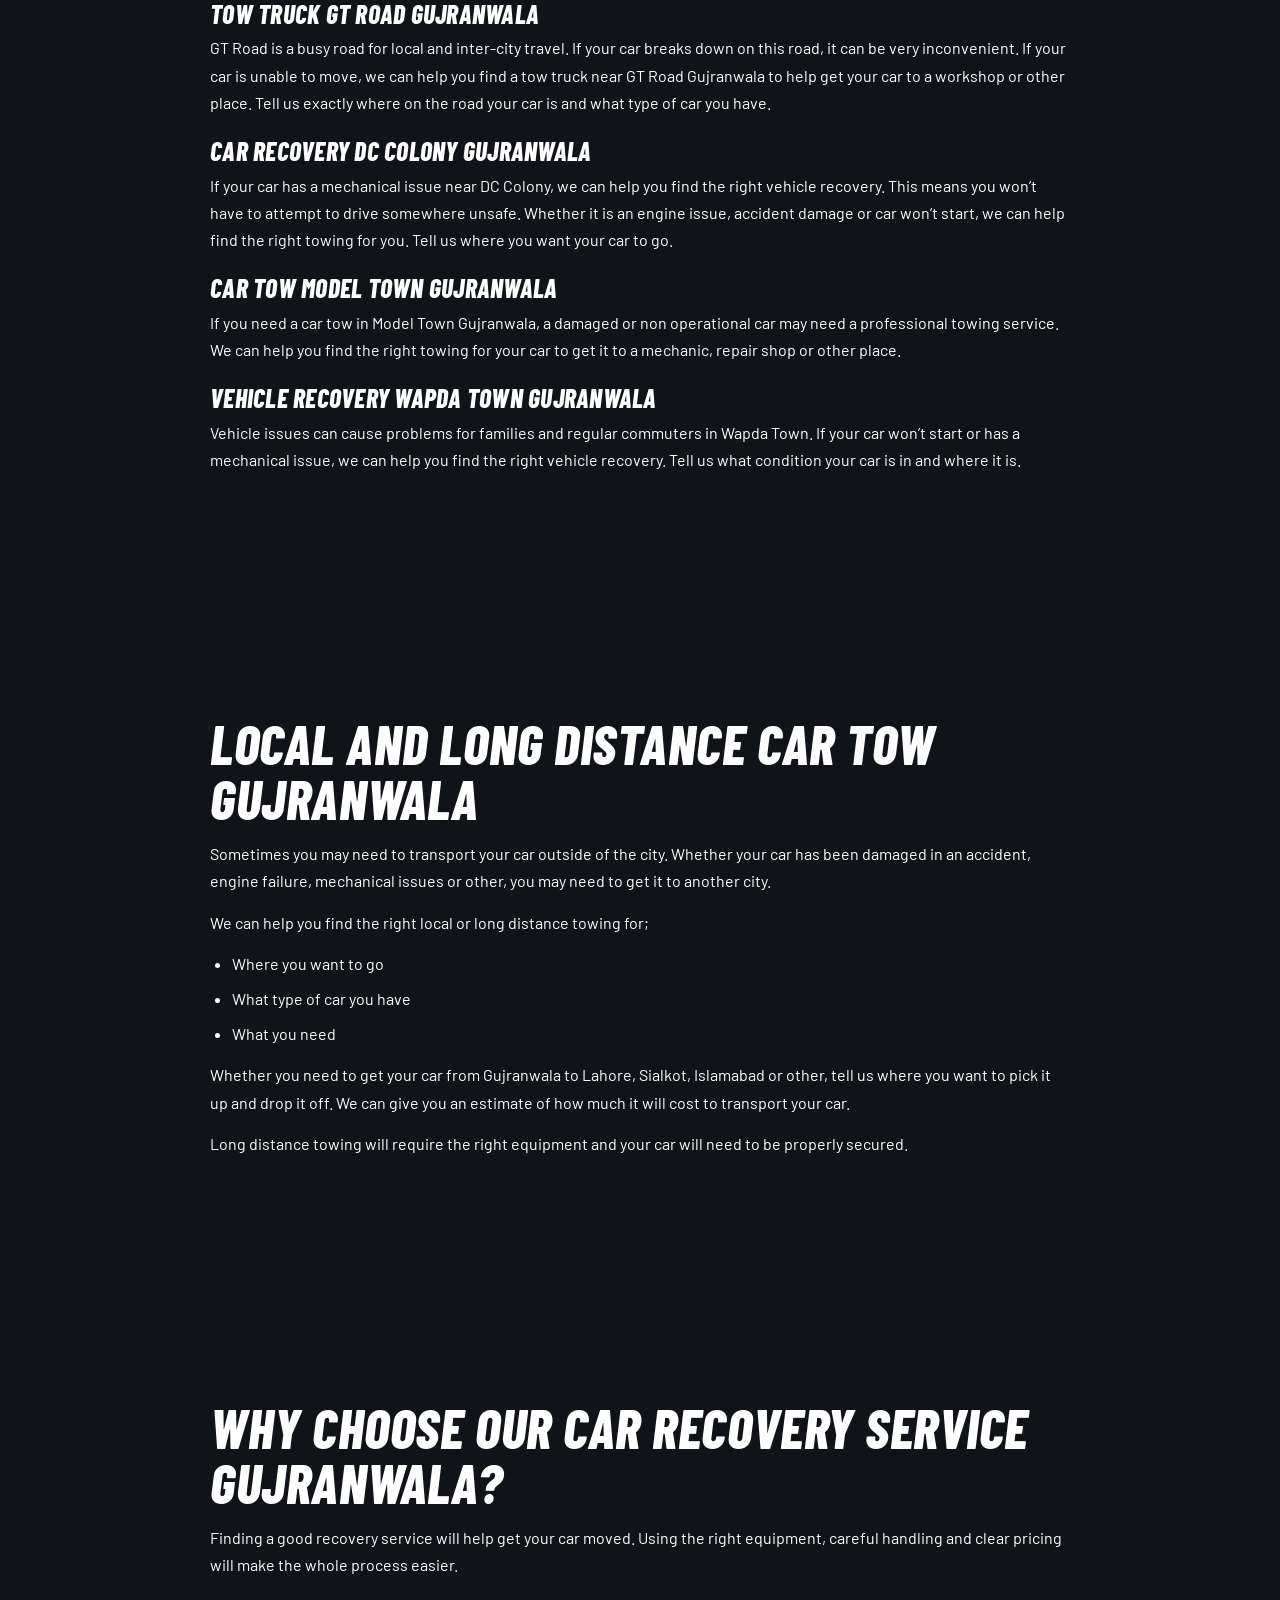
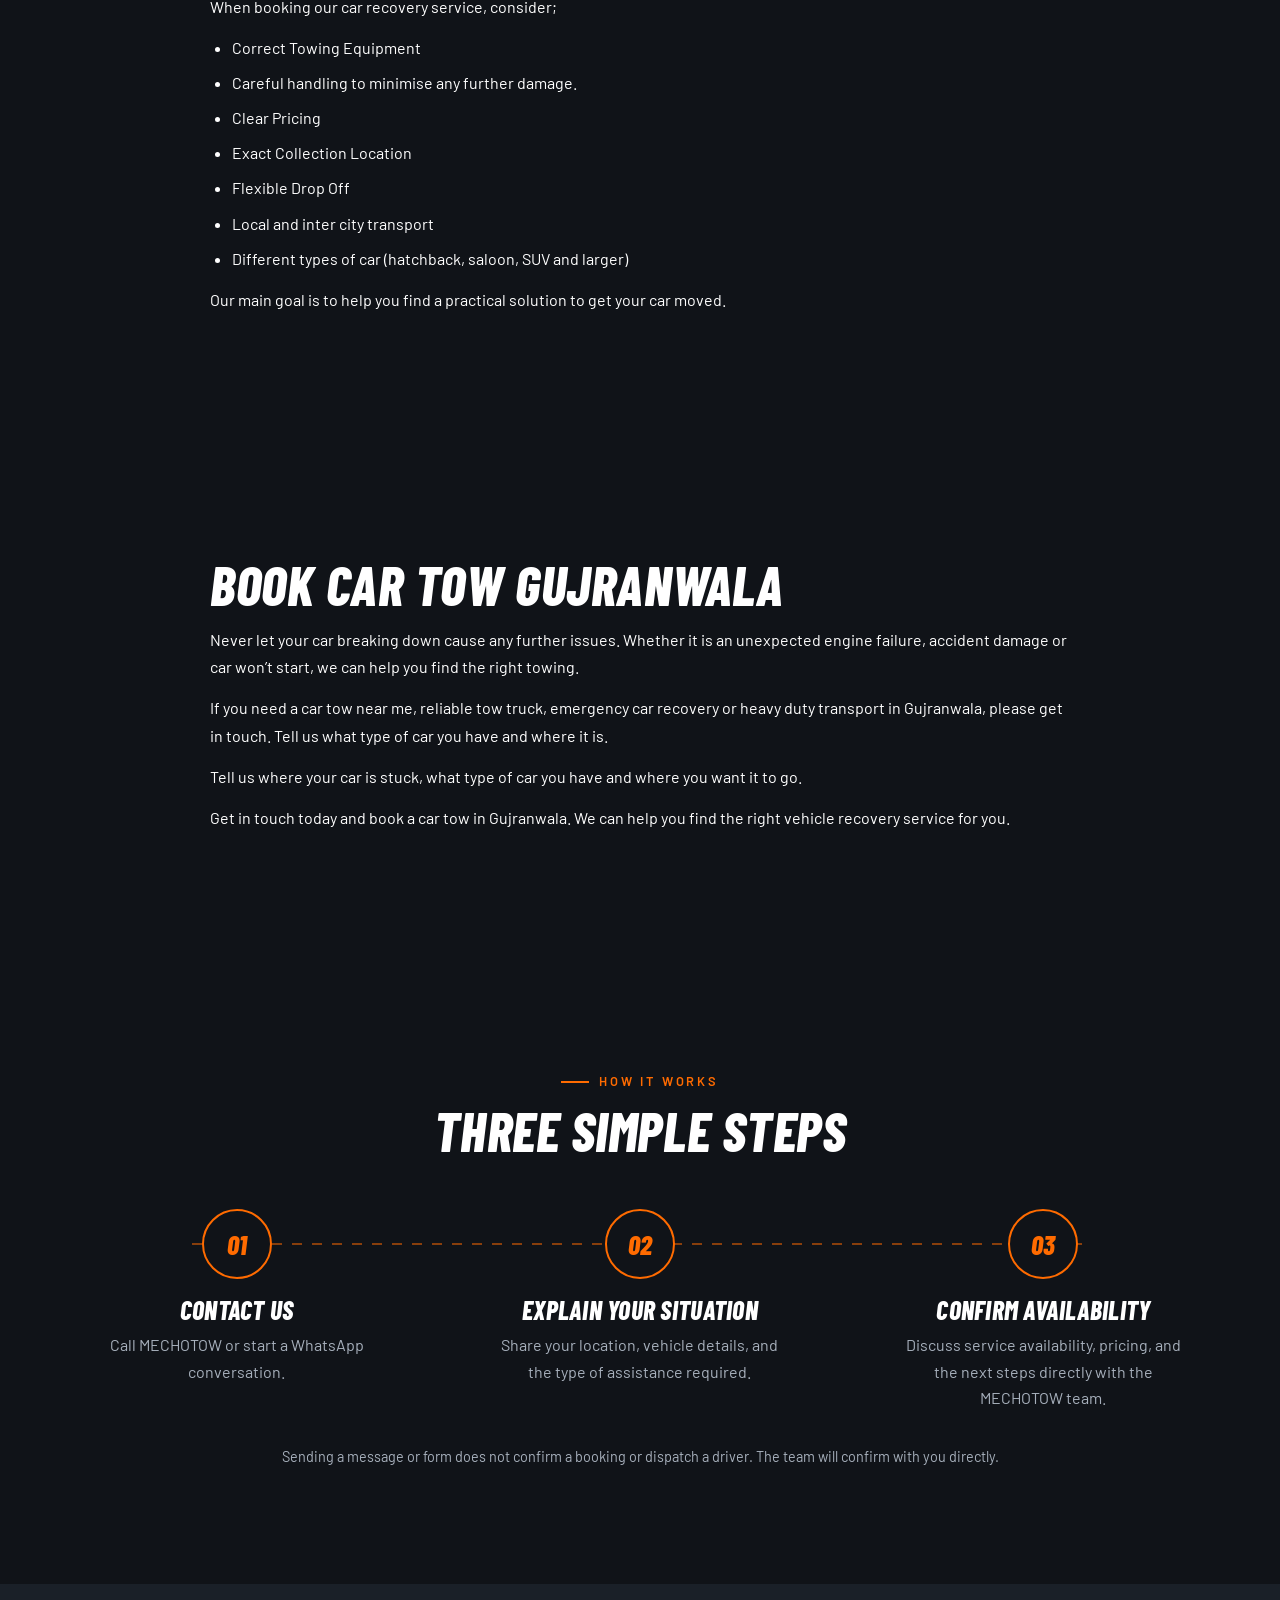
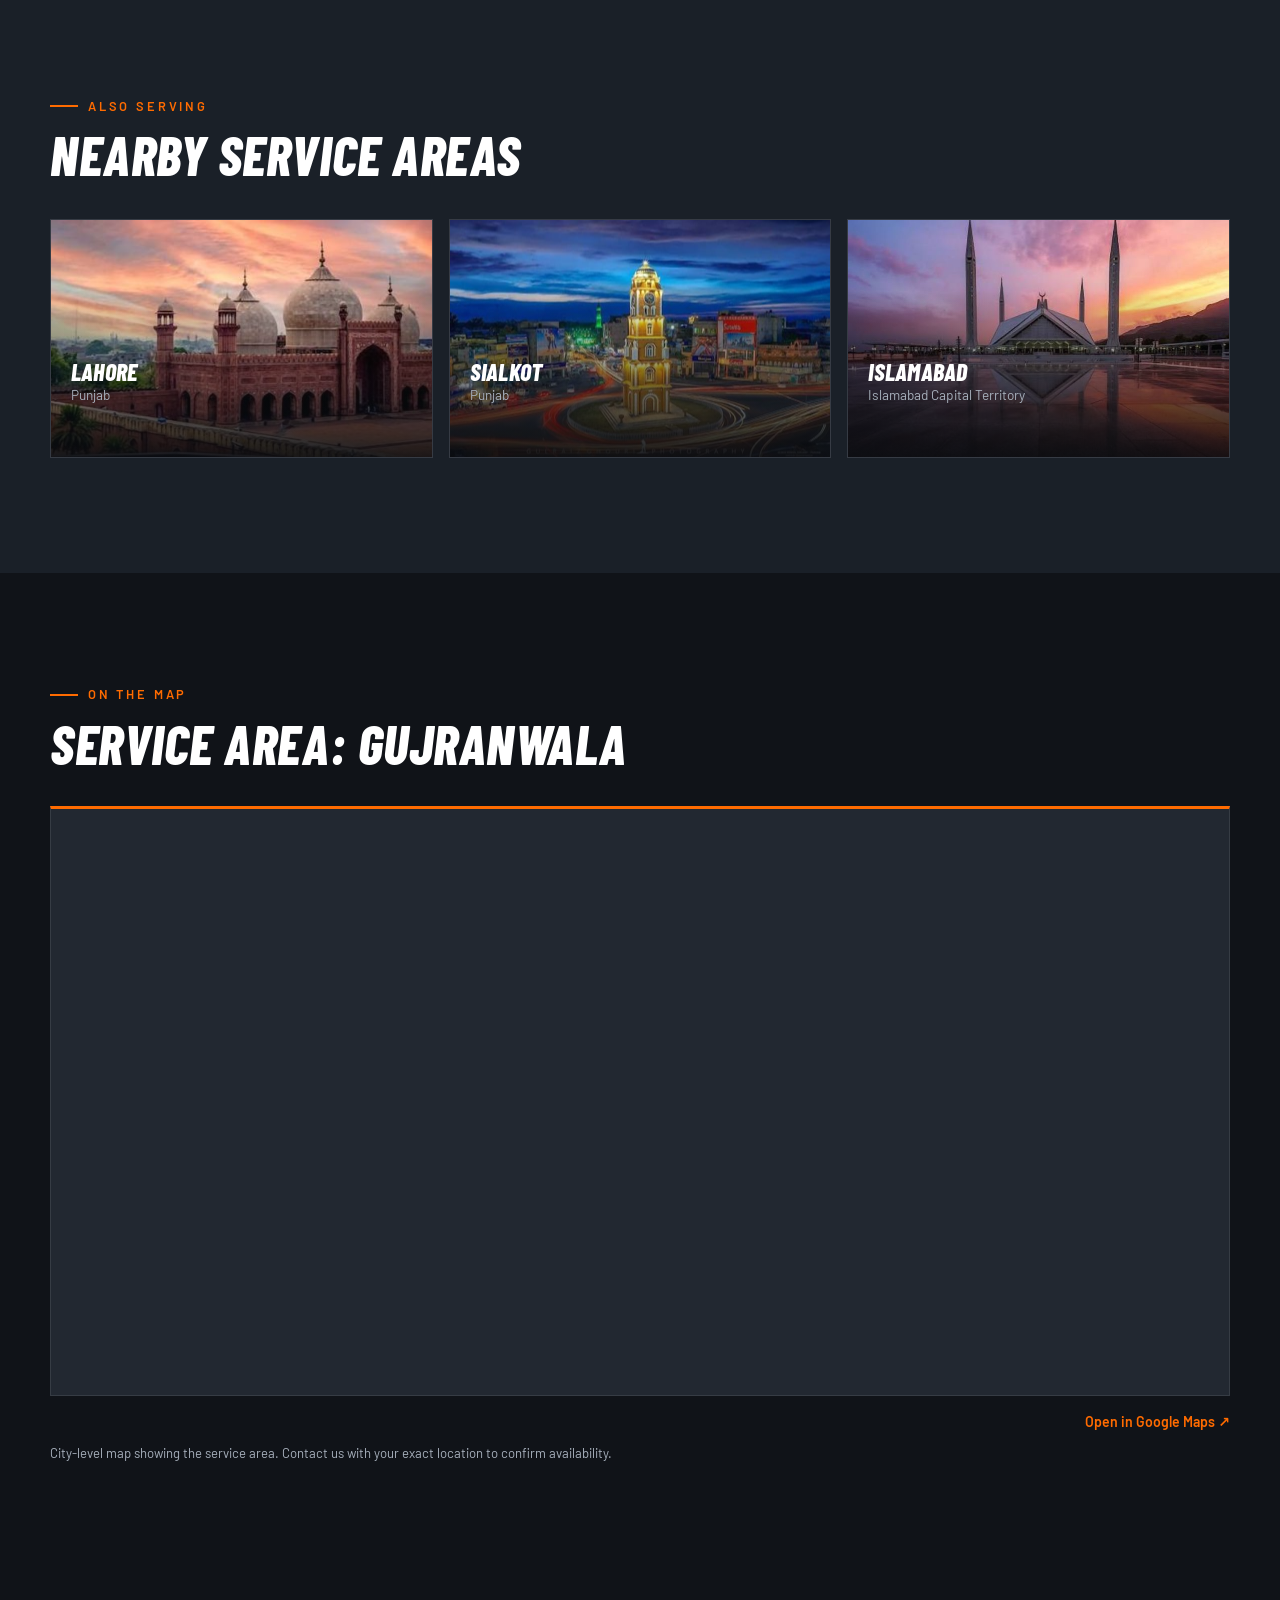
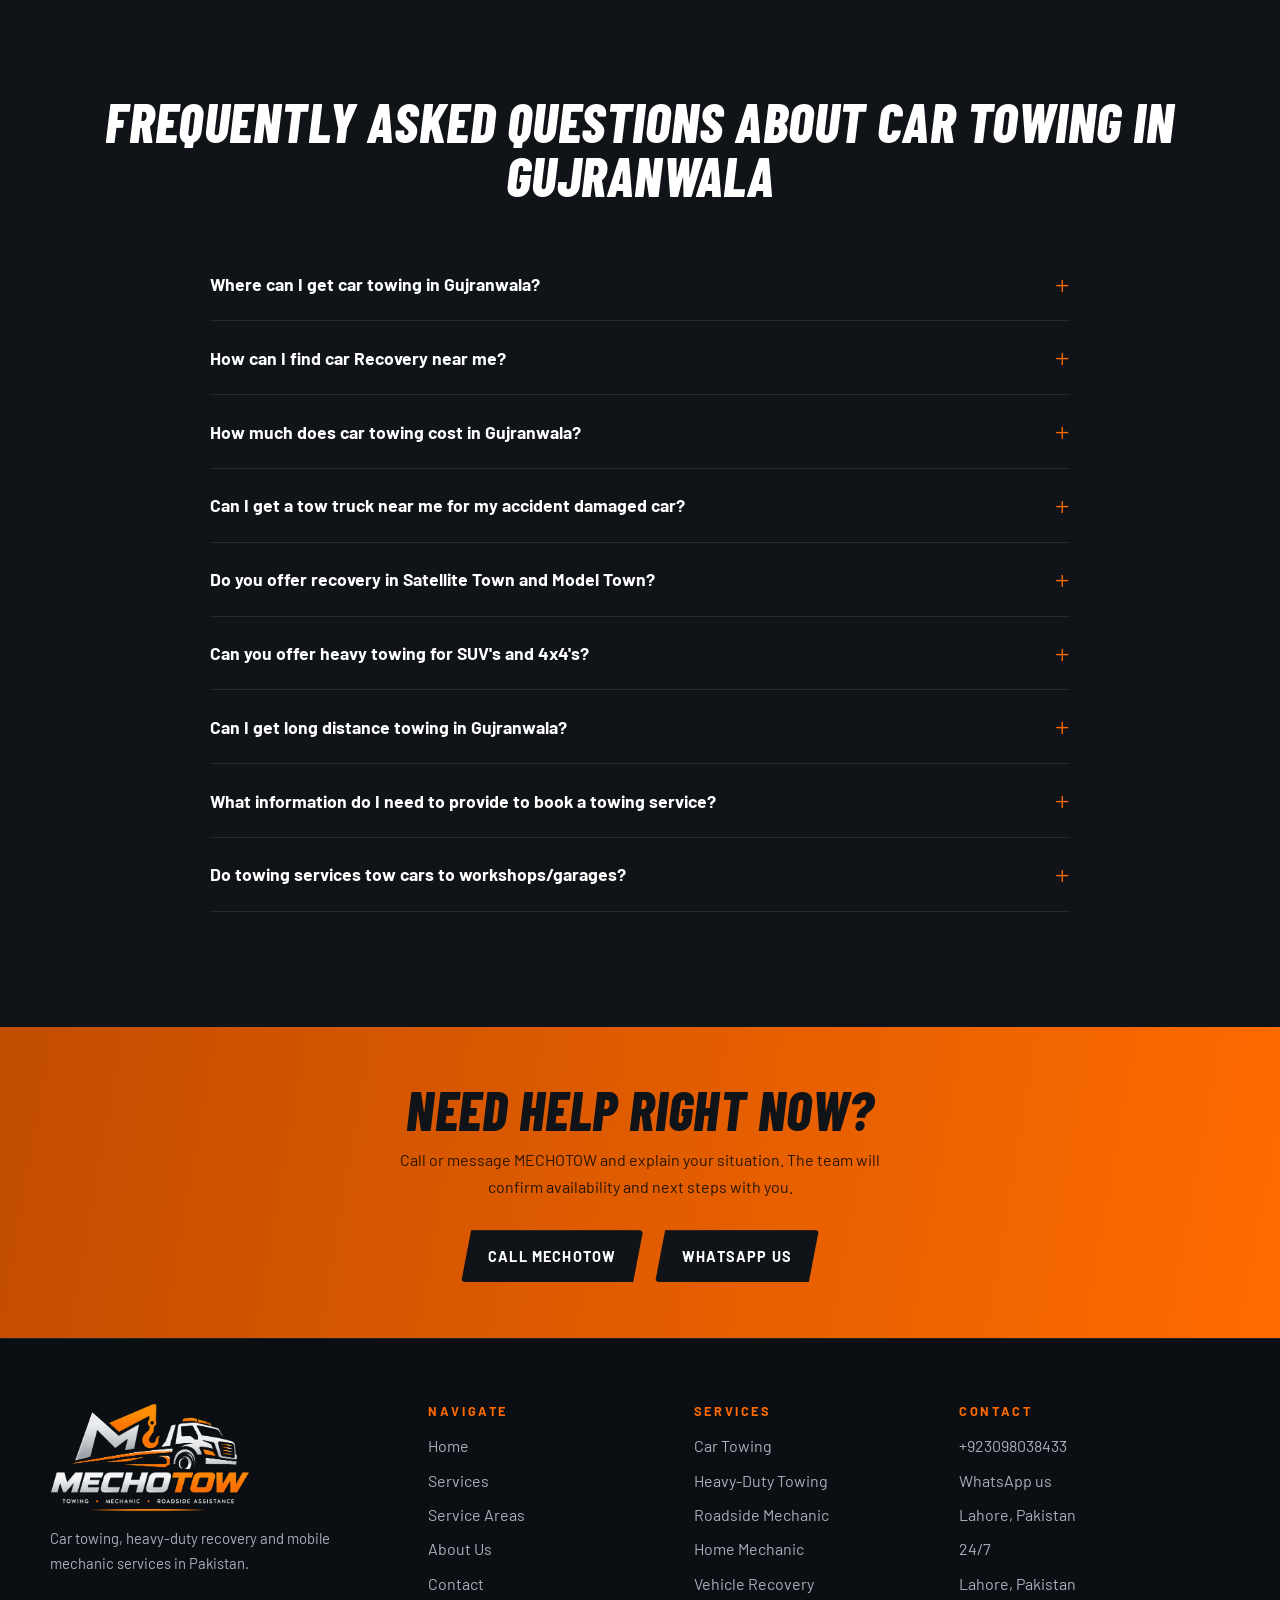
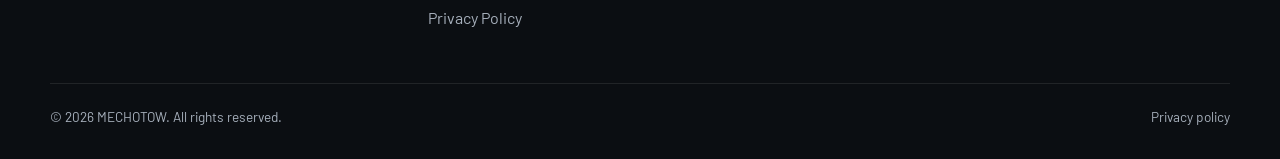
<file: gujranwala.html>
<!DOCTYPE html>
<html lang="en"><head><meta charset="utf-8"><meta name="viewport" content="width=device-width, initial-scale=1, viewport-fit=cover">
<title>Car Towing in Gujranwala – 24/7 Car Recovery &amp; Roadside Help</title><meta name="description" content="Need car towing in Gujranwala? Get help with vehicle breakdowns, accident recovery, tow trucks and heavy-duty towing. Contact us for safe vehicle transport!">
<meta property="og:title" content="Car Towing in Gujranwala – 24/7 Car Recovery &amp; Roadside Help"><meta property="og:description" content="Need car towing in Gujranwala? Get help with vehicle breakdowns, accident recovery, tow trucks and heavy-duty towing. Contact us for safe vehicle transport!"><meta property="og:type" content="website"><meta property="og:image" content="assets/img/cities/gujranwala.jpg">
<meta name="theme-color" content="#101318"><link rel="icon" href="assets/img/favicon.png">
<link rel="preconnect" href="https://fonts.googleapis.com"><link rel="preconnect" href="https://fonts.gstatic.com" crossorigin>
<link href="https://fonts.googleapis.com/css2?family=Barlow+Condensed:ital,wght@1,700;1,800&family=Barlow:wght@400;500;600&display=swap" rel="stylesheet">
<link rel="stylesheet" href="css/style.css">
<style>.seo{max-width:860px}.seo h2{margin-bottom:14px}.seo h3{margin:22px 0 8px}.seo p{margin:0 0 14px;line-height:1.7}.seo ul,.seo ol{margin:0 0 14px;padding-left:22px;line-height:1.7}.seo li{margin-bottom:8px}</style>
<script type="application/ld+json" id="ld">{"@context":"https://schema.org","@type":"AutoTowing","name":"MECHOTOW","areaServed":{"@type":"City","name":"Gujranwala"},"description":"Car towing, heavy-duty recovery, roadside mechanic and home mechanic services in Pakistan.","image":"assets/img/og-image.jpg"}</script>
</head><body><header id="hd"><div class="wrap nav"><a class="brand" href="index.html" aria-label="MECHOTOW home"><img src="assets/img/logo-mark.webp" alt="" width="72" height="40"><b>MECHO<i>TOW</i></b></a>
<button class="burger" id="bg" aria-label="Menu" aria-expanded="false" aria-controls="lk"><i></i><i></i><i></i></button>
<nav class="links" id="lk" aria-label="Main"><a href="index.html">Home</a><a href="services.html">Services</a><div class="dd"><button class="ddb" id="ddbtn" type="button" aria-expanded="false" aria-controls="ddm">Service Areas <svg viewBox="0 0 24 24" width="16" height="16" fill="none" stroke="currentColor" stroke-width="2.4"><path d="M6 9l6 6 6-6"/></svg></button><div class="ddm" id="ddm"><a href="service-areas.html" class="all">All service areas →</a><a href="lahore.html">Lahore</a><a href="islamabad.html">Islamabad</a><a href="rawalpindi.html">Rawalpindi</a><a href="faisalabad.html">Faisalabad</a><a href="multan.html">Multan</a><a href="gujranwala.html">Gujranwala</a><a href="sialkot.html">Sialkot</a><a href="sargodha.html">Sargodha</a><a href="bahawalpur.html">Bahawalpur</a></div></div><a href="about.html">About Us</a><a href="contact.html">Contact</a><a class="btn p sm" data-wa="tow" href="contact.html">Emergency Help</a></nav></div></header><main><section class="chero"><img class="bgi" src="assets/img/cities/gujranwala.jpg" alt="Gujranwala, Pakistan" fetchpriority="high"><div class="wrap"><div class="crumb"><a href="index.html">Home</a> / <a href="service-areas.html">Service Areas</a> / Gujranwala</div>
<h1><span class="line"><span>Car Towing <em style="color:var(--o);font-style:inherit">Gujranwala</em></span></span></h1><p class="lead fade">A breakdown can cause unnecessary stress during a journey. If your car has broken down, been damaged or involved in an accident, we offer a reliable car towing service in Gujranwala to help.</p>
<div class="ctas fade"><a class="btn p" data-wa="tow" data-msg="Hello MECHOTOW, I need emergency car towing in Gujranwala." href="contact.html?service=tow">Get Help in Gujranwala</a><a class="btn" data-call href="contact.html">Call MECHOTOW</a></div>
<div class="chips fade"><span>Towing</span><span>Mechanic</span><span>Recovery</span></div></div></section>

<section><div class="wrap"><div class="rv"><div class="eyebrow">Services in Gujranwala</div><h2>How we can help in Gujranwala</h2><p class="lead">Choose a service to open WhatsApp with your city already mentioned.</p></div><div class="ov"><article class="sv rv" style="--d:0.0s"><div class="im cut"><img src="assets/img/car-towing.webp" alt="Car Towing in Gujranwala" loading="lazy"></div><div class="sb"><h3>Car Towing</h3><p>Need car towing in Gujranwala? Message MECHOTOW with your location and vehicle details.</p><div class="sa"><a class="btn p sm" data-wa="tow" data-msg="Hello MECHOTOW, I need car towing in Gujranwala." href="contact.html?service=tow">WhatsApp</a><a class="btn sm" data-call href="contact.html">Call</a></div></div></article><article class="sv rv" style="--d:0.1s"><div class="im cut"><img src="assets/img/heavy-duty-towing.webp" alt="Heavy-Duty Towing in Gujranwala" loading="lazy"></div><div class="sb"><h3>Heavy-Duty Towing</h3><p>Need heavy-duty towing in Gujranwala? Message MECHOTOW with your location and vehicle details.</p><div class="sa"><a class="btn p sm" data-wa="heavy" data-msg="Hello MECHOTOW, I need heavy-duty towing in Gujranwala." href="contact.html?service=heavy">WhatsApp</a><a class="btn sm" data-call href="contact.html">Call</a></div></div></article><article class="sv rv" style="--d:0.2s"><div class="im"><img src="assets/img/roadside-mechanic.jpg" alt="Roadside Mechanic in Gujranwala" loading="lazy"></div><div class="sb"><h3>Roadside Mechanic</h3><p>Need roadside mechanic assistance in Gujranwala? Message MECHOTOW with your location and vehicle details.</p><div class="sa"><a class="btn p sm" data-wa="road" data-msg="Hello MECHOTOW, I need roadside mechanic assistance in Gujranwala." href="contact.html?service=road">WhatsApp</a><a class="btn sm" data-call href="contact.html">Call</a></div></div></article><article class="sv rv" style="--d:0.0s"><div class="im"><img src="assets/img/home-mechanic.jpg" alt="Home Mechanic in Gujranwala" loading="lazy"></div><div class="sb"><h3>Home Mechanic</h3><p>Need a home mechanic visit in Gujranwala? Message MECHOTOW with your location and vehicle details.</p><div class="sa"><a class="btn p sm" data-wa="home" data-msg="Hello MECHOTOW, I need a home mechanic visit in Gujranwala." href="contact.html?service=home">WhatsApp</a><a class="btn sm" data-call href="contact.html">Call</a></div></div></article><article class="sv rv" style="--d:0.1s"><div class="im"><img src="assets/img/breakdown-inspection.jpg" alt="Breakdown Assistance in Gujranwala" loading="lazy"></div><div class="sb"><h3>Breakdown Assistance</h3><p>Need breakdown assistance in Gujranwala? Message MECHOTOW with your location and vehicle details.</p><div class="sa"><a class="btn p sm" data-wa="breakdown" data-msg="Hello MECHOTOW, I need breakdown assistance in Gujranwala." href="contact.html?service=breakdown">WhatsApp</a><a class="btn sm" data-call href="contact.html">Call</a></div></div></article><article class="sv rv" style="--d:0.2s"><div class="im"><img src="assets/img/vehicle-recovery.jpg" alt="Vehicle Recovery in Gujranwala" loading="lazy"></div><div class="sb"><h3>Vehicle Recovery</h3><p>Need vehicle recovery in Gujranwala? Message MECHOTOW with your location and vehicle details.</p><div class="sa"><a class="btn p sm" data-wa="recovery" data-msg="Hello MECHOTOW, I need vehicle recovery in Gujranwala." href="contact.html?service=recovery">WhatsApp</a><a class="btn sm" data-call href="contact.html">Call</a></div></div></article></div></div></section>

<section><div class="wrap seo rv"><p>We can help you find the best towing service for your vehicle, no matter what type of car you have. Whether it is a hatchback, saloon, SUV or larger vehicle, we can help you find the best option for your situation. We can help with a tow truck for an emergency, accident recovery or long distance travel.</p>
<p>If you are looking for a car recovery service near me or a reliable towing service in Gujranwala, please get in touch. Tell us where your car is and what type of car you have.</p></div></section>

<section><div class="wrap seo rv"><h2>Professional Car Tow Gujranwala</h2>
<p>Sometimes your car can break down and cannot be fixed on the road. If you have a car that has broken down, transmission issues, overheating or been in an accident, using a professional car towing service will help.</p>
<p>We can help you find a towing service that will help get your car to where you need it to be. Whether it is to a workshop, garage, home or other.</p>
<p>The services we offer include;</p>
<ul>
<li>Emergency towing</li>
<li>Accident damaged car towing</li>
<li>Engine failure and breakdown recovery</li>
<li>Car won’t start</li>
<li>Local and long distance towing</li>
<li>SUV and 4x4 recovery</li>
<li>Heavy vehicle towing</li>
<li>Garage and workshop transfers</li>
</ul>
<p>As every situation can be different, providing us with the correct information about your car will help us find the right towing equipment.</p></div></section>

<section><div class="wrap seo rv"><h2>Car Recovery Near Me</h2>
<p>If your car suddenly breaks down, finding a local car recovery service is often the fastest way to get your car moved. A car recovery service will help get your car moved without causing further strain to the damaged parts.</p>
<p>If your car has broken down near your home, local area, main road or workshop, tell us exactly where you need your car collected from.</p>
<p>The services we can help with are;</p>
<ul>
<li>Car won’t start</li>
<li>Overheated engine</li>
<li>Damage from accident</li>
<li>Transmission and mechanical failure</li>
<li>Stuck in a tricky situation</li>
<li>Need transporting to a mechanic</li>
</ul>
<p>If you are looking for a car recovery near me, be sure to provide clear information about the issue with your car so we can find the right equipment.</p></div></section>

<section><div class="wrap seo rv"><h2>Tow Truck Near Me Gujranwala</h2>
<p>If you need a tow truck near me in Gujranwala, having a towing vehicle can help get your car to where you need it to be. Depending on the type of car you have, there are different ways to tow your vehicle. Whether it is a small hatchback, luxury saloon, SUV or accident damaged car.</p>
<p>We can help you find a tow truck for;</p>
<ul>
<li>Small cars and hatchbacks</li>
<li>Family saloons and luxury cars</li>
<li>SUV &amp; 4x4</li>
<li>Accident Damaged Cars</li>
<li>Non Operational Cars</li>
<li>Inter-city transportation</li>
</ul>
<p>Be sure to tell us what type of car you have, where it is and where you need it to go.</p></div></section>

<section><div class="wrap seo rv"><h2>Emergency Car Recovery</h2>
<p>Unfortunately, vehicle emergencies do not always happen at a convenient time. Your car could break down on your regular commute, between cities or late at night.</p>
<p>Our emergency recovery service will help you find the right way to get your car moved.</p>
<p>If your car has a serious mechanical fault or has been damaged in an accident, we can help find the right towing service for you.</p>
<p>Common emergency situations include;</p>
<ul>
<li>Sudden engine failure</li>
<li>In an accident</li>
<li>Car broke down</li>
<li>Serious mechanical fault</li>
<li>Cannot drive car safely</li>
<li>Need to transport on the road</li>
</ul>
<p>If your car breaks down in a dangerous place, turn on your hazard lights and try to move to a safe place away from traffic.</p></div></section>

<section><div class="wrap seo rv"><h2>Heavy Duty Tow Gujranwala</h2>
<p>Some cars will require specialist recovery equipment. Large SUVs, 4x4s, commercial vehicles and larger vehicles will need specialist towing.</p>
<p>We can help you find the right heavy duty towing service for;</p>
<ul>
<li>Extra lifting, loading and transporting</li>
</ul>
<p>It is important to use the right equipment to ensure the car is handled safely. Be sure to tell us what make/model you have, approximate weight, condition and where it is being collected from.</p>
<p>If you need to transport a large SUV or have a heavier car needing recovery, tell us the details so we can find the right towing for you.</p></div></section>

<section><div class="wrap seo rv"><h2>Car Tow Gujranwala</h2>
<p>Vehicle issues can happen anywhere. Whether it is in a residential area or busy commercial road, we can help you find the right car towing and recovery service. Depending on availability.</p>
<h3>Car Tow Satellite Town Gujranwala</h3>
<p>If your car breaks down in Satellite Town, it can disrupt your daily routine. As you cannot drive your car to a local garage, we can help you find the right towing service. Tell us where your car is and where you need it to go. We can help with cars that won’t start, engine issues and accident damaged cars.</p>
<h3>Tow Truck GT Road Gujranwala</h3>
<p>GT Road is a busy road for local and inter-city travel. If your car breaks down on this road, it can be very inconvenient. If your car is unable to move, we can help you find a tow truck near GT Road Gujranwala to help get your car to a workshop or other place. Tell us exactly where on the road your car is and what type of car you have.</p>
<h3>Car Recovery DC Colony Gujranwala</h3>
<p>If your car has a mechanical issue near DC Colony, we can help you find the right vehicle recovery. This means you won’t have to attempt to drive somewhere unsafe. Whether it is an engine issue, accident damage or car won’t start, we can help find the right towing for you. Tell us where you want your car to go.</p>
<h3>Car Tow Model Town Gujranwala</h3>
<p>If you need a car tow in Model Town Gujranwala, a damaged or non operational car may need a professional towing service. We can help you find the right towing for your car to get it to a mechanic, repair shop or other place.</p>
<h3>Vehicle Recovery Wapda Town Gujranwala</h3>
<p>Vehicle issues can cause problems for families and regular commuters in Wapda Town. If your car won’t start or has a mechanical issue, we can help you find the right vehicle recovery. Tell us what condition your car is in and where it is.</p></div></section>

<section><div class="wrap seo rv"><h2>Local and Long Distance Car Tow Gujranwala</h2>
<p>Sometimes you may need to transport your car outside of the city. Whether your car has been damaged in an accident, engine failure, mechanical issues or other, you may need to get it to another city.</p>
<p>We can help you find the right local or long distance towing for;</p>
<ul>
<li>Where you want to go</li>
<li>What type of car you have</li>
<li>What you need</li>
</ul>
<p>Whether you need to get your car from Gujranwala to Lahore, Sialkot, Islamabad or other, tell us where you want to pick it up and drop it off. We can give you an estimate of how much it will cost to transport your car.</p>
<p>Long distance towing will require the right equipment and your car will need to be properly secured.</p></div></section>

<section><div class="wrap seo rv"><h2>Why Choose Our Car Recovery Service Gujranwala?</h2>
<p>Finding a good recovery service will help get your car moved. Using the right equipment, careful handling and clear pricing will make the whole process easier.</p>
<p>When booking our car recovery service, consider;</p>
<ul>
<li>Correct Towing Equipment</li>
<li>Careful handling to minimise any further damage.</li>
<li>Clear Pricing</li>
<li>Exact Collection Location</li>
<li>Flexible Drop Off</li>
<li>Local and inter city transport</li>
<li>Different types of car (hatchback, saloon, SUV and larger)</li>
</ul>
<p>Our main goal is to help you find a practical solution to get your car moved.</p></div></section>

<section><div class="wrap seo rv"><h2>Book Car Tow Gujranwala</h2>
<p>Never let your car breaking down cause any further issues. Whether it is an unexpected engine failure, accident damage or car won’t start, we can help you find the right towing.</p>
<p>If you need a car tow near me, reliable tow truck, emergency car recovery or heavy duty transport in Gujranwala, please get in touch. Tell us what type of car you have and where it is.</p>
<p>Tell us where your car is stuck, what type of car you have and where you want it to go.</p>
<p>Get in touch today and book a car tow in Gujranwala. We can help you find the right vehicle recovery service for you.</p></div></section>

<section><div class="wrap"><div class="rv" style="text-align:center"><div class="eyebrow" style="justify-content:center">How it works</div><h2>Three simple steps</h2></div><div class="st">
<div class="step rv"><div class="n">01</div><h3>Contact Us</h3><p>Call MECHOTOW or start a WhatsApp conversation.</p></div>
<div class="step rv" style="--d:.12s"><div class="n">02</div><h3>Explain Your Situation</h3><p>Share your location, vehicle details, and the type of assistance required.</p></div>
<div class="step rv" style="--d:.24s"><div class="n">03</div><h3>Confirm Availability</h3><p>Discuss service availability, pricing, and the next steps directly with the MECHOTOW team.</p></div></div>
<p class="note">Sending a message or form does not confirm a booking or dispatch a driver. The team will confirm with you directly.</p></div></section>

<section class="band"><div class="wrap"><div class="rv"><div class="eyebrow">Also serving</div><h2>Nearby service areas</h2></div><div class="mini"><a class="cc rv" href="lahore.html" aria-label="Lahore service area"><img src="assets/img/cities/lahore-sm.jpg" alt="Lahore, Pakistan" loading="lazy"><div><h3>Lahore</h3><span>Punjab</span><em>View services →</em></div></a><a class="cc rv" href="sialkot.html" aria-label="Sialkot service area"><img src="assets/img/cities/sialkot-sm.jpg" alt="Sialkot, Pakistan" loading="lazy"><div><h3>Sialkot</h3><span>Punjab</span><em>View services →</em></div></a><a class="cc rv" href="islamabad.html" aria-label="Islamabad service area"><img src="assets/img/cities/islamabad-sm.jpg" alt="Islamabad, Pakistan" loading="lazy"><div><h3>Islamabad</h3><span>Islamabad Capital Territory</span><em>View services →</em></div></a></div></div></section>

<section><div class="wrap"><div class="rv"><div class="eyebrow">On the map</div><h2>Service area: Gujranwala</h2></div><div class="mapwrap rv" data-map="Gujranwala, Pakistan"><div class="mapbox"></div><div class="mapbar"><a href="#" target="_blank" rel="noopener">Open in Google Maps ↗</a></div><p class="mapnote">City-level map showing the service area. Contact us with your exact location to confirm availability.</p></div></div></section>

<section><div class="wrap"><div class="rv" style="text-align:center"><h2>Frequently Asked Questions About Car Towing in Gujranwala</h2></div><div class="faq rv">
<details><summary>Where can I get car towing in Gujranwala?</summary><div class="ans"><div><p>You can contact a local towing and recovery service in Gujranwala which will be able to discuss towing options. You can give them the location where they need to pick up your car, details of what car you have and where you want it to go.</p></div></div></details>
<details><summary>How can I find car Recovery near me?</summary><div class="ans"><div><p>You can search car recovery near me to find a local provider. Once found you can check how far they cover, what equipment they have available, approximate pricing and how long they will take to get there.</p></div></div></details>
<details><summary>How much does car towing cost in Gujranwala?</summary><div class="ans"><div><p>This will depend on what type of car you have, how far it needs to be towed, what condition it is in and what equipment is required. Contact us with your pick up and drop off location so we can give you an approximate price.</p></div></div></details>
<details><summary>Can I get a tow truck near me for my accident damaged car?</summary><div class="ans"><div><p>Yes we can help with the right recovery options for your accident damaged car. Let us know how damaged your car is and where it is so we can choose the right equipment.</p></div></div></details>
<details><summary>Do you offer recovery in Satellite Town and Model Town?</summary><div class="ans"><div><p>We can help with vehicle recovery in Satellite Town and Model Town. Let us know your precise location and car details so we can discuss the right towing options.</p></div></div></details>
<details><summary>Can you offer heavy towing for SUV's and 4x4's?</summary><div class="ans"><div><p>We may be able to offer heavy towing options for larger SUV's and 4x4's. It will depend on what size and weight your car is.</p></div></div></details>
<details><summary>Can I get long distance towing in Gujranwala?</summary><div class="ans"><div><p>Yes we can help with inter city vehicle transportation. The approximate price will depend on how far you want it taken, what type of car you have and what recovery equipment is needed.</p></div></div></details>
<details><summary>What information do I need to provide to book a towing service?</summary><div class="ans"><div><p>Let us know where you are, what make/model of car you have, what issues you are having (mechanical or accident related), where you want it to go and if you have any specific requirements. This will help us find the right towing options for you.</p></div></div></details>
<details><summary>Do towing services tow cars to workshops/garages?</summary><div class="ans"><div><p>Yes we can help with towing your vehicle to your preferred workshop/mechanic/garage.</p></div></div></details>
</div></div></section>

<section class="cta"><div class="wrap rv"><h2>Need help right now?</h2><p>Call or message MECHOTOW and explain your situation. The team will confirm availability and next steps with you.</p><div class="ctas" style="justify-content:center"><a class="btn" data-call href="contact.html">Call MECHOTOW</a><a class="btn" data-wa="tow" href="contact.html">WhatsApp Us</a></div></div></section></main><footer><div class="wrap"><div class="fg">
<div><img src="assets/img/logo.webp" alt="MECHOTOW logo" width="200" height="107" loading="lazy"><p>Car towing, heavy-duty recovery and mobile mechanic services in Pakistan.</p></div>
<div><h4>Navigate</h4><ul><li><a href="index.html">Home</a></li><li><a href="services.html">Services</a></li><li><a href="service-areas.html">Service Areas</a></li><li><a href="about.html">About Us</a></li><li><a href="contact.html">Contact</a></li><li><a href="privacy.html">Privacy Policy</a></li></ul></div>
<div><h4>Services</h4><ul><li><a href="services.html#car-towing">Car Towing</a></li><li><a href="services.html#heavy-duty">Heavy-Duty Towing</a></li><li><a href="services.html#roadside">Roadside Mechanic</a></li><li><a href="services.html#home">Home Mechanic</a></li><li><a href="services.html#recovery">Vehicle Recovery</a></li></ul></div>
<div><h4>Contact</h4><ul><li><a data-call data-phone href="contact.html">Phone</a></li><li><a data-wa="tow" href="contact.html">WhatsApp us</a></li><li data-area></li><li data-hours></li><li data-addr></li><li id="soc"></li></ul></div>
</div><div class="fb"><span>© <span data-yr></span> MECHOTOW. All rights reserved.</span><a href="privacy.html">Privacy policy</a></div></div></footer>
<nav class="mb" aria-label="Quick contact"><a data-call href="contact.html">Call</a><a class="w" data-wa="tow" href="contact.html">WhatsApp</a></nav><div class="toast" id="ts" role="status" aria-live="polite"></div>
<script src="js/config.js"></script><script src="js/main.js"></script></body></html>
</file>
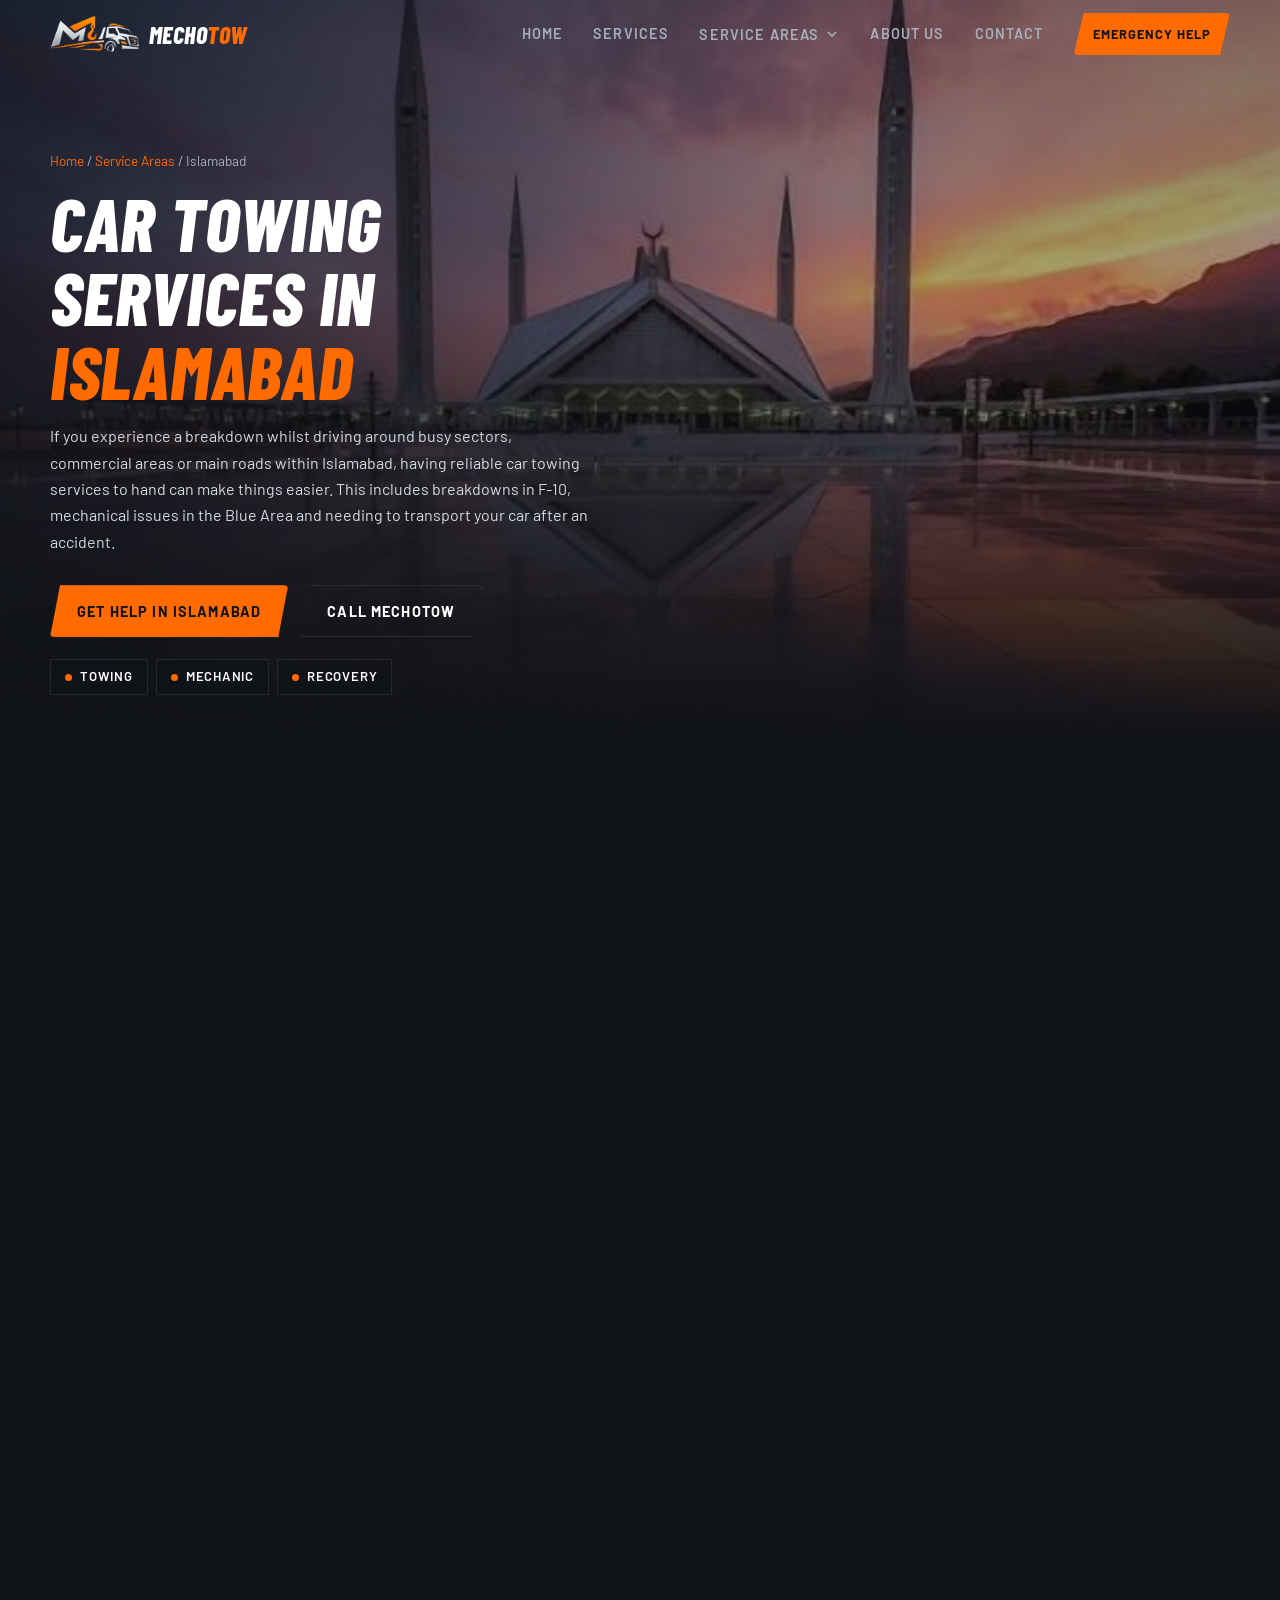
<file: islamabad.html>
<!DOCTYPE html>
<html lang="en"><head><meta charset="utf-8"><meta name="viewport" content="width=device-width, initial-scale=1, viewport-fit=cover">
<title>Car Towing in Islamabad – Reliable Tow Truck &amp; Recovery Service</title><meta name="description" content="Need car towing in Islamabad? Get help with vehicle breakdowns, accident recovery, roadside assistance and safe car transportation. Contact us today!">
<meta property="og:title" content="Car Towing in Islamabad – Reliable Tow Truck &amp; Recovery Service"><meta property="og:description" content="Need car towing in Islamabad? Get help with vehicle breakdowns, accident recovery, roadside assistance and safe car transportation. Contact us today!"><meta property="og:type" content="website"><meta property="og:image" content="assets/img/cities/islamabad.jpg">
<meta name="theme-color" content="#101318"><link rel="icon" href="assets/img/favicon.png">
<link rel="preconnect" href="https://fonts.googleapis.com"><link rel="preconnect" href="https://fonts.gstatic.com" crossorigin>
<link href="https://fonts.googleapis.com/css2?family=Barlow+Condensed:ital,wght@1,700;1,800&family=Barlow:wght@400;500;600&display=swap" rel="stylesheet">
<link rel="stylesheet" href="css/style.css">
<style>.seo{max-width:860px}.seo h2{margin-bottom:14px}.seo p{margin:0 0 14px;line-height:1.7}.seo ul,.seo ol{margin:0 0 14px;padding-left:22px;line-height:1.7}.seo li{margin-bottom:8px}</style>
<script type="application/ld+json" id="ld">{"@context":"https://schema.org","@type":"AutoTowing","name":"MECHOTOW","areaServed":{"@type":"City","name":"Islamabad"},"description":"Car towing, heavy-duty recovery, roadside mechanic and home mechanic services in Pakistan.","image":"assets/img/og-image.jpg"}</script>
</head><body><header id="hd"><div class="wrap nav"><a class="brand" href="index.html" aria-label="MECHOTOW home"><img src="assets/img/logo-mark.webp" alt="" width="72" height="40"><b>MECHO<i>TOW</i></b></a>
<button class="burger" id="bg" aria-label="Menu" aria-expanded="false" aria-controls="lk"><i></i><i></i><i></i></button>
<nav class="links" id="lk" aria-label="Main"><a href="index.html">Home</a><a href="services.html">Services</a><div class="dd"><button class="ddb" id="ddbtn" type="button" aria-expanded="false" aria-controls="ddm">Service Areas <svg viewBox="0 0 24 24" width="16" height="16" fill="none" stroke="currentColor" stroke-width="2.4"><path d="M6 9l6 6 6-6"/></svg></button><div class="ddm" id="ddm"><a href="service-areas.html" class="all">All service areas →</a><a href="lahore.html">Lahore</a><a href="islamabad.html">Islamabad</a><a href="rawalpindi.html">Rawalpindi</a><a href="faisalabad.html">Faisalabad</a><a href="multan.html">Multan</a><a href="gujranwala.html">Gujranwala</a><a href="sialkot.html">Sialkot</a><a href="sargodha.html">Sargodha</a><a href="bahawalpur.html">Bahawalpur</a></div></div><a href="about.html">About Us</a><a href="contact.html">Contact</a><a class="btn p sm" data-wa="tow" href="contact.html">Emergency Help</a></nav></div></header><main><section class="chero"><img class="bgi" src="assets/img/cities/islamabad.jpg" alt="Islamabad, Pakistan" fetchpriority="high"><div class="wrap"><div class="crumb"><a href="index.html">Home</a> / <a href="service-areas.html">Service Areas</a> / Islamabad</div>
<h1><span class="line"><span>Car Towing Services In <em style="color:var(--o);font-style:inherit">Islamabad</em></span></span></h1><p class="lead fade">If you experience a breakdown whilst driving around busy sectors, commercial areas or main roads within Islamabad, having reliable car towing services to hand can make things easier. This includes breakdowns in F-10, mechanical issues in the Blue Area and needing to transport your car after an accident.</p>
<div class="ctas fade"><a class="btn p" data-wa="tow" data-msg="Hello MECHOTOW, I need emergency car towing in Islamabad." href="contact.html?service=tow">Get Help in Islamabad</a><a class="btn" data-call href="contact.html">Call MECHOTOW</a></div>
<div class="chips fade"><span>Towing</span><span>Mechanic</span><span>Recovery</span></div></div></section>

<section><div class="wrap"><div class="rv"><div class="eyebrow">Services in Islamabad</div><h2>How we can help in Islamabad</h2><p class="lead">Choose a service to open WhatsApp with your city already mentioned.</p></div><div class="ov"><article class="sv rv" style="--d:0.0s"><div class="im cut"><img src="assets/img/car-towing.webp" alt="Car Towing in Islamabad" loading="lazy"></div><div class="sb"><h3>Car Towing</h3><p>Need car towing in Islamabad? Message MECHOTOW with your location and vehicle details.</p><div class="sa"><a class="btn p sm" data-wa="tow" data-msg="Hello MECHOTOW, I need car towing in Islamabad." href="contact.html?service=tow">WhatsApp</a><a class="btn sm" data-call href="contact.html">Call</a></div></div></article><article class="sv rv" style="--d:0.1s"><div class="im cut"><img src="assets/img/heavy-duty-towing.webp" alt="Heavy-Duty Towing in Islamabad" loading="lazy"></div><div class="sb"><h3>Heavy-Duty Towing</h3><p>Need heavy-duty towing in Islamabad? Message MECHOTOW with your location and vehicle details.</p><div class="sa"><a class="btn p sm" data-wa="heavy" data-msg="Hello MECHOTOW, I need heavy-duty towing in Islamabad." href="contact.html?service=heavy">WhatsApp</a><a class="btn sm" data-call href="contact.html">Call</a></div></div></article><article class="sv rv" style="--d:0.2s"><div class="im"><img src="assets/img/roadside-mechanic.jpg" alt="Roadside Mechanic in Islamabad" loading="lazy"></div><div class="sb"><h3>Roadside Mechanic</h3><p>Need roadside mechanic assistance in Islamabad? Message MECHOTOW with your location and vehicle details.</p><div class="sa"><a class="btn p sm" data-wa="road" data-msg="Hello MECHOTOW, I need roadside mechanic assistance in Islamabad." href="contact.html?service=road">WhatsApp</a><a class="btn sm" data-call href="contact.html">Call</a></div></div></article><article class="sv rv" style="--d:0.0s"><div class="im"><img src="assets/img/home-mechanic.jpg" alt="Home Mechanic in Islamabad" loading="lazy"></div><div class="sb"><h3>Home Mechanic</h3><p>Need a home mechanic visit in Islamabad? Message MECHOTOW with your location and vehicle details.</p><div class="sa"><a class="btn p sm" data-wa="home" data-msg="Hello MECHOTOW, I need a home mechanic visit in Islamabad." href="contact.html?service=home">WhatsApp</a><a class="btn sm" data-call href="contact.html">Call</a></div></div></article><article class="sv rv" style="--d:0.1s"><div class="im"><img src="assets/img/breakdown-inspection.jpg" alt="Breakdown Assistance in Islamabad" loading="lazy"></div><div class="sb"><h3>Breakdown Assistance</h3><p>Need breakdown assistance in Islamabad? Message MECHOTOW with your location and vehicle details.</p><div class="sa"><a class="btn p sm" data-wa="breakdown" data-msg="Hello MECHOTOW, I need breakdown assistance in Islamabad." href="contact.html?service=breakdown">WhatsApp</a><a class="btn sm" data-call href="contact.html">Call</a></div></div></article><article class="sv rv" style="--d:0.2s"><div class="im"><img src="assets/img/vehicle-recovery.jpg" alt="Vehicle Recovery in Islamabad" loading="lazy"></div><div class="sb"><h3>Vehicle Recovery</h3><p>Need vehicle recovery in Islamabad? Message MECHOTOW with your location and vehicle details.</p><div class="sa"><a class="btn p sm" data-wa="recovery" data-msg="Hello MECHOTOW, I need vehicle recovery in Islamabad." href="contact.html?service=recovery">WhatsApp</a><a class="btn sm" data-call href="contact.html">Call</a></div></div></article></div></div></section>

<section><div class="wrap seo rv"><p>We can help drivers to find the right car towing and transportation solution for their exact location, vehicle and destination. Whatever the issue, we can help with your car towing needs.</p></div></section>

<section><div class="wrap seo rv"><h2>Car Towing Services In Islamabad</h2>
<p>Sometimes you won’t be able to fix issues with your vehicle on the roadside. Driving a broken or non-starting car can cause additional issues.</p>
<p>Our car towing service will help you move your vehicle safely.</p>
<p>We can help with:</p>
<ul>
<li>Cars that have broken down</li>
<li>Engine or mechanical issues</li>
<li>Accident damaged cars</li>
<li>Vehicles that cannot be driven safely</li>
<li>Transporting to a mechanic</li>
<li>Moving between residential and commercial areas</li>
<li>Local and long distance car transportation.</li>
</ul>
<p>Let us know what issue you have had, where your car is and where it needs to go. This will help us find the right car towing solution.</p></div></section>

<section><div class="wrap seo rv"><h2>Near Me Car Recovery In Islamabad</h2>
<p>When searching for near me car recovery services it is likely you will need help quickly. Islamabad has many planned sectors, commercial areas, residential areas and roads. You may experience a breakdown in any of these areas.</p>
<p>Let us know your exact location whether you are near Jinnah Super Market, G-9 Markaz, F-11, I-8 or elsewhere in the city.</p>
<p>We can help with:</p>
<ul>
<li>Engine failure</li>
<li>Mechanical issues</li>
<li>Non starting cars</li>
<li>Damaged wheels/tyres</li>
<li>Cars stuck in tricky parking spots/roadside.</li>
<li>Transporting to a workshop or desired location.</li>
</ul></div></section>

<section><div class="wrap seo rv"><h2>Tow Trucks In Islamabad</h2>
<p>Depending on the type of vehicle you have you may need a specific car towing service.</p>
<p>A small hatchback, luxury saloon or large SUV will all have different requirements. Let us know:</p>
<ul>
<li>What make/model your vehicle is.</li>
<li>Where it is.</li>
<li>If it will start/move.</li>
<li>What damage has occurred from the accident.</li>
<li>Where you want it dropped off.</li>
</ul>
<p>So we can find the right towing solution for your vehicle.</p></div></section>

<section><div class="wrap seo rv"><h2>Emergency Car Towing Services</h2>
<p>If your vehicle has been in an accident or has serious mechanical issues it is best to arrange safe transportation. We can help with emergency car towing if:</p>
<ul>
<li>Your engine has failed.</li>
<li>Your vehicle has been in an accident.</li>
<li>Your car has damage to the steering/wheels.</li>
<li>Your vehicle needs transporting to a repair centre.</li>
</ul>
<p>If you experience a breakdown turn on your hazard lights and if possible move to a safe area. Contact a towing company and let them know the condition of your car.</p></div></section>

<section><div class="wrap seo rv"><h2>Car Towing Services In Main Sectors Of Islamabad</h2>
<p>As Islamabad is split into sectors it is important to let us know where your car is. This can include your sector, sub-sector, local market or road name. We can help with:</p>
<p>F Sectors:</p>
<ul>
<li>F-6</li>
<li>F-7</li>
<li>F-8</li>
<li>F-10</li>
<li>F-11</li>
</ul>
<p>G Sectors:</p>
<ul>
<li>G-6</li>
<li>G-7</li>
<li>G-8</li>
<li>G-9</
</file>
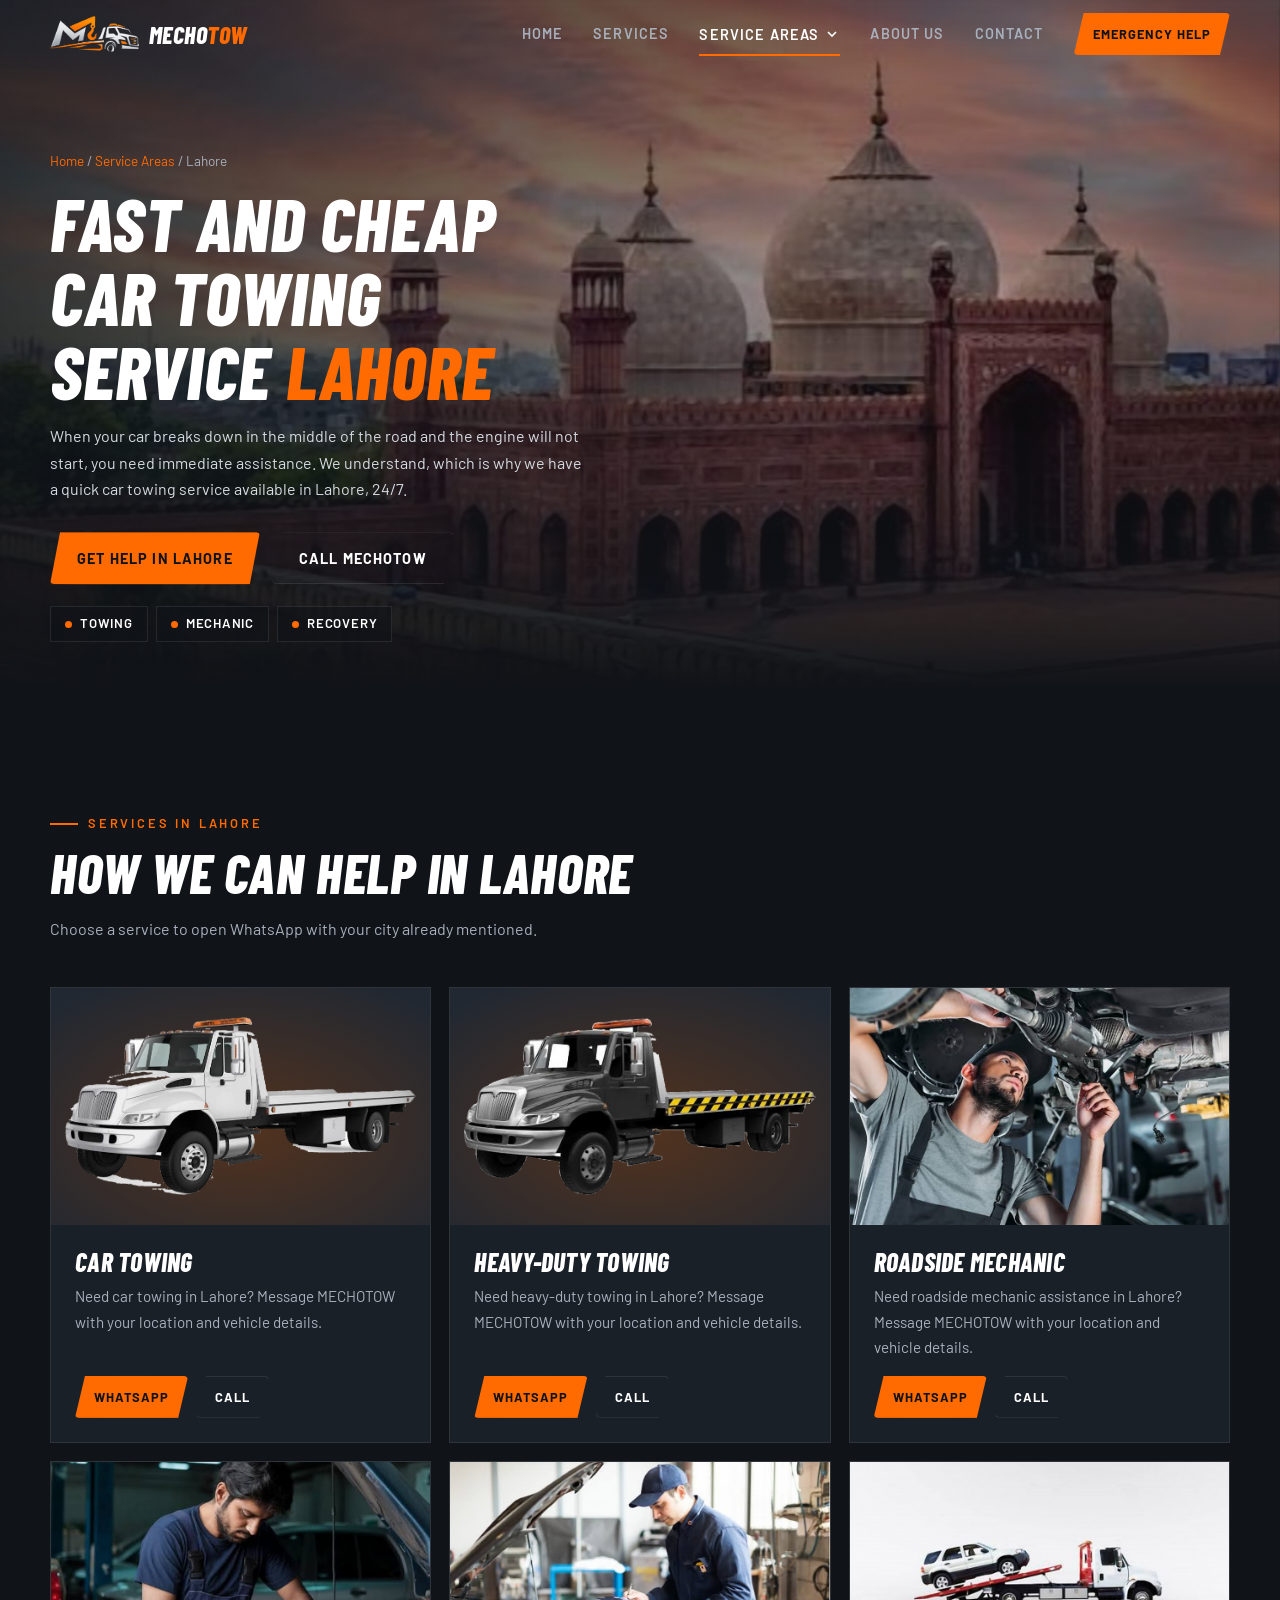
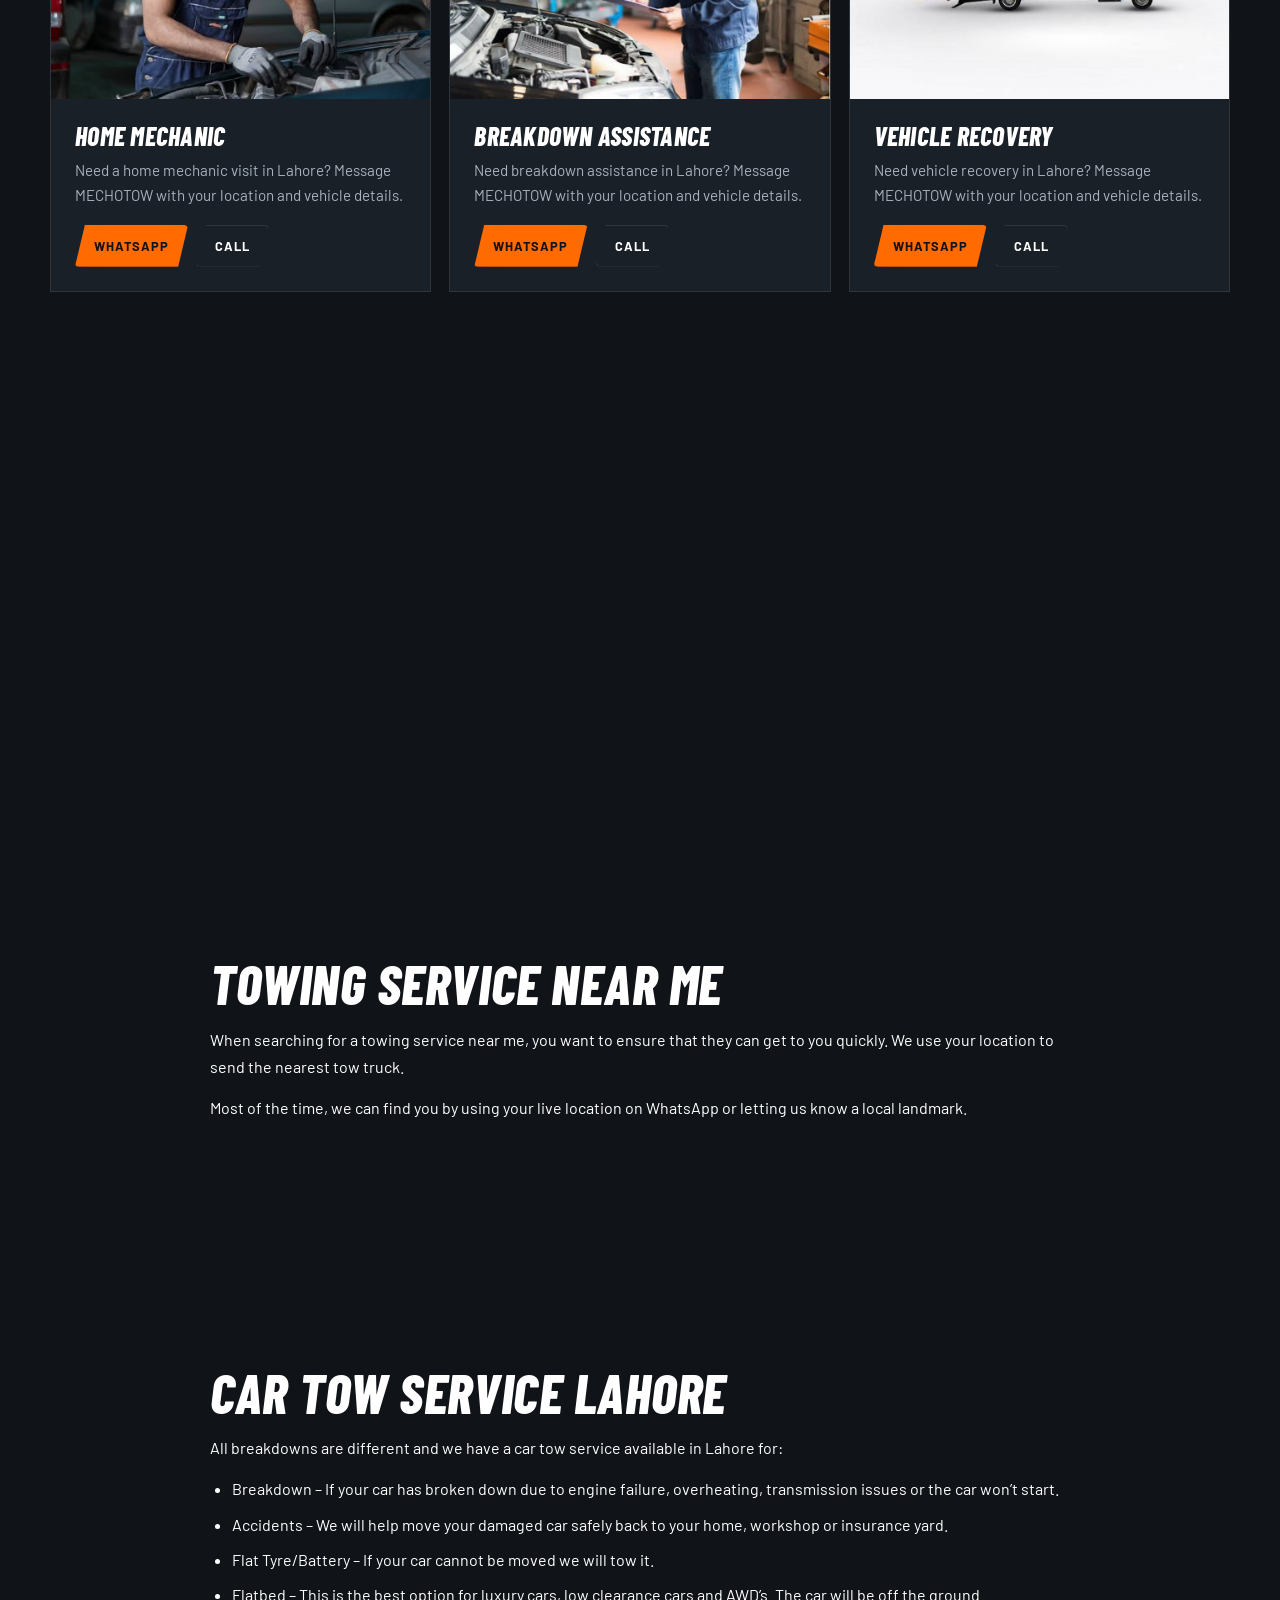
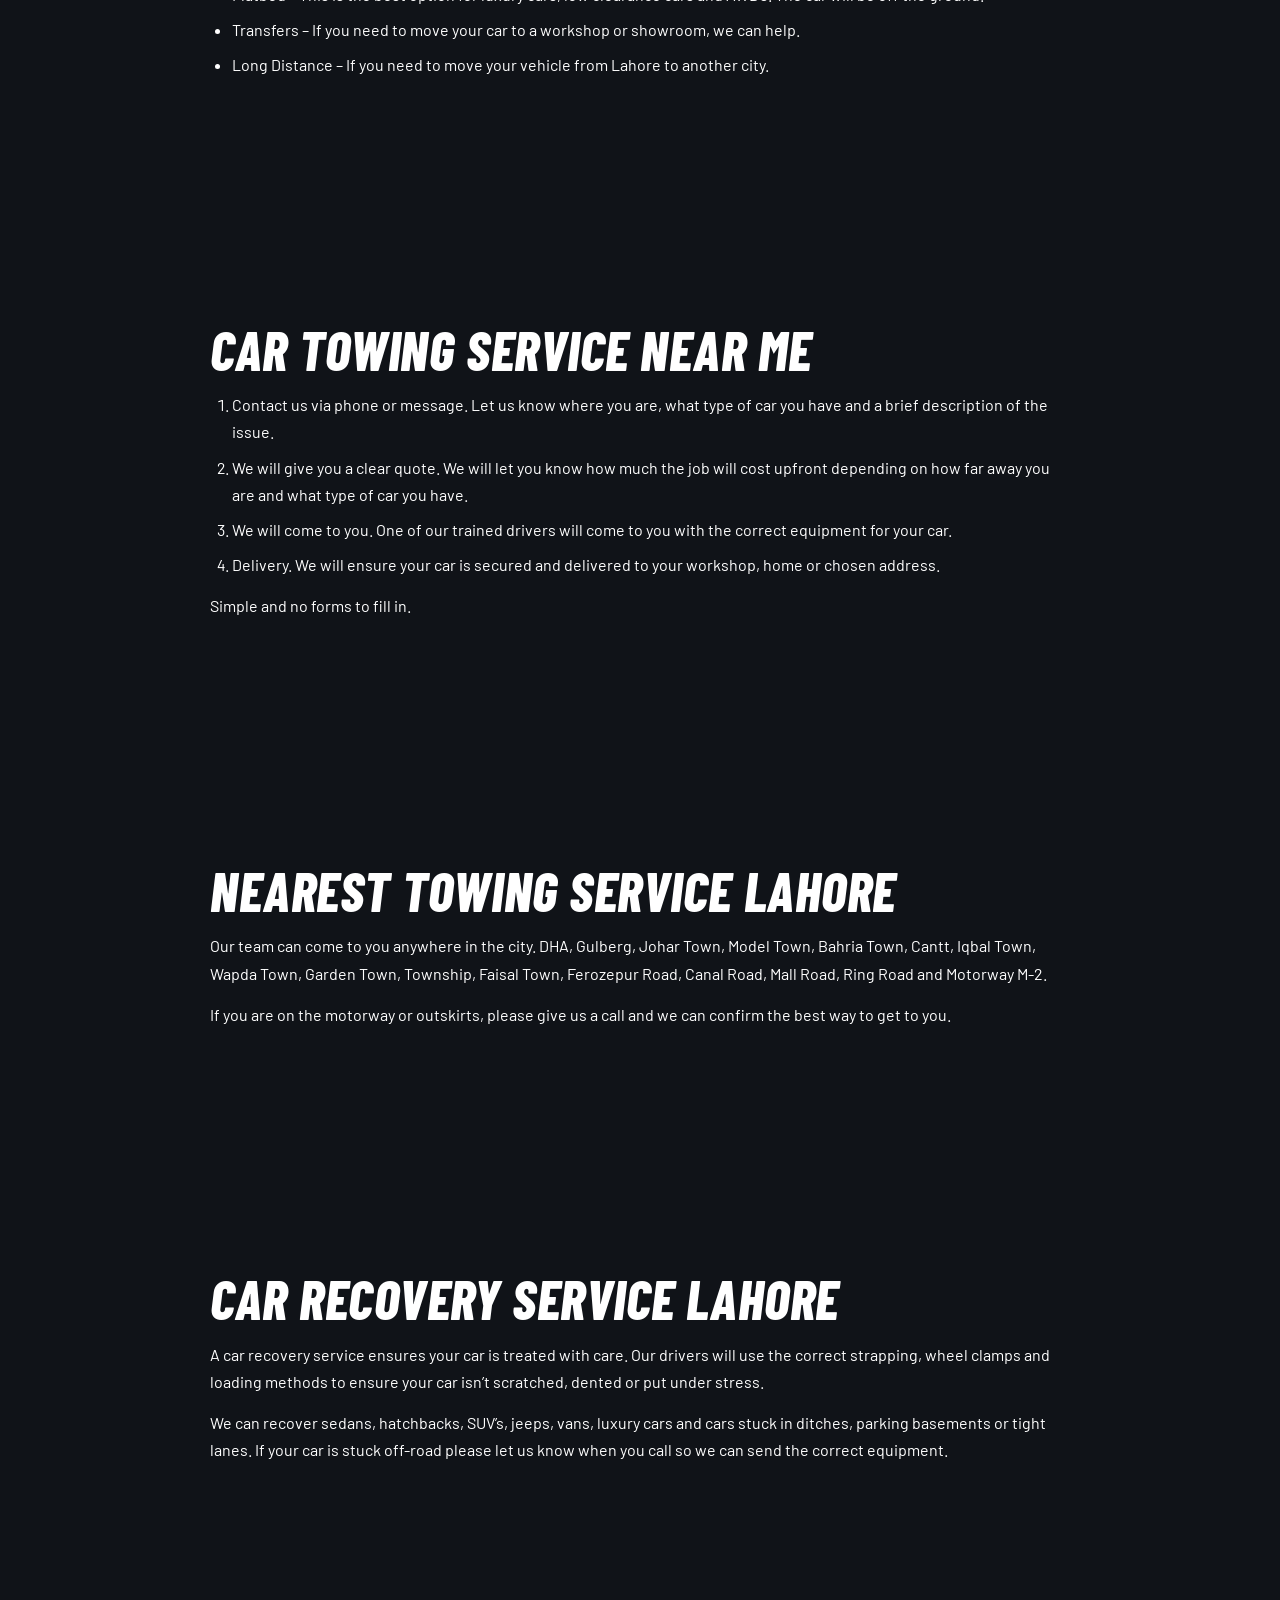
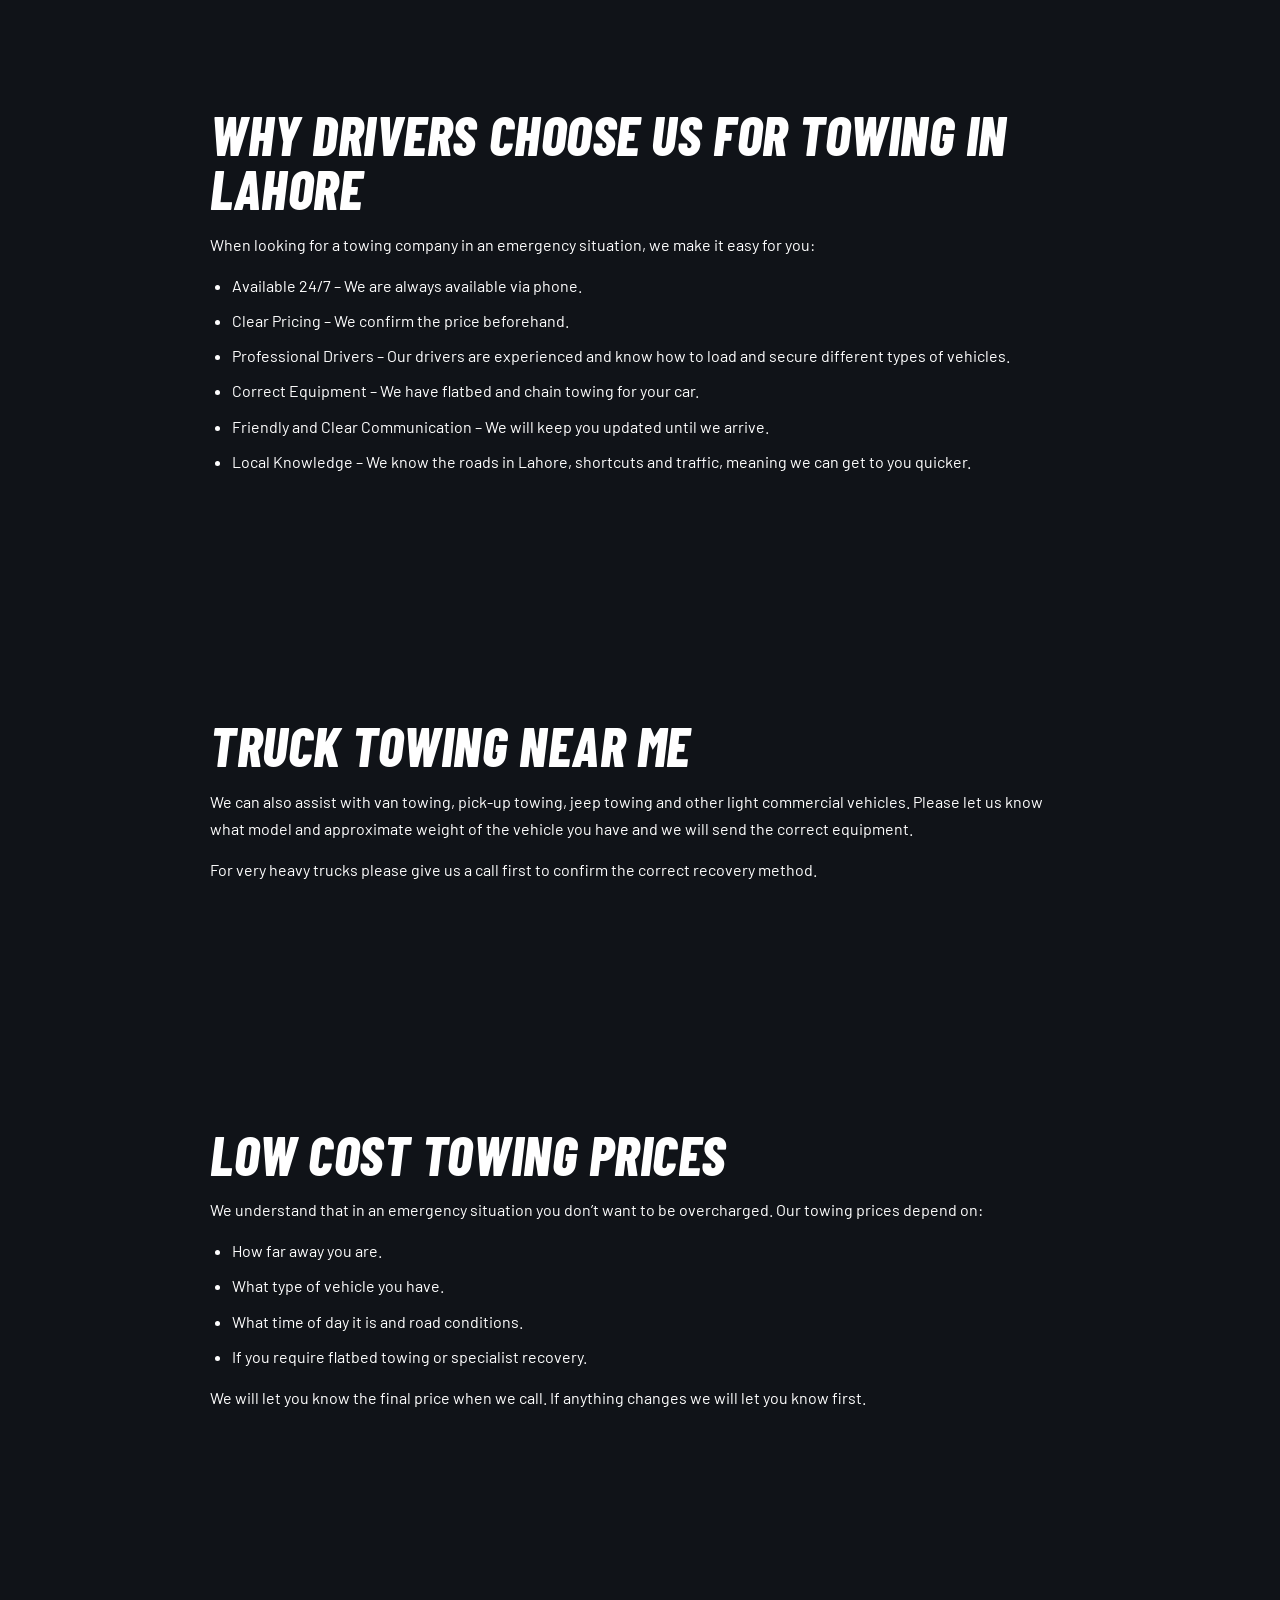
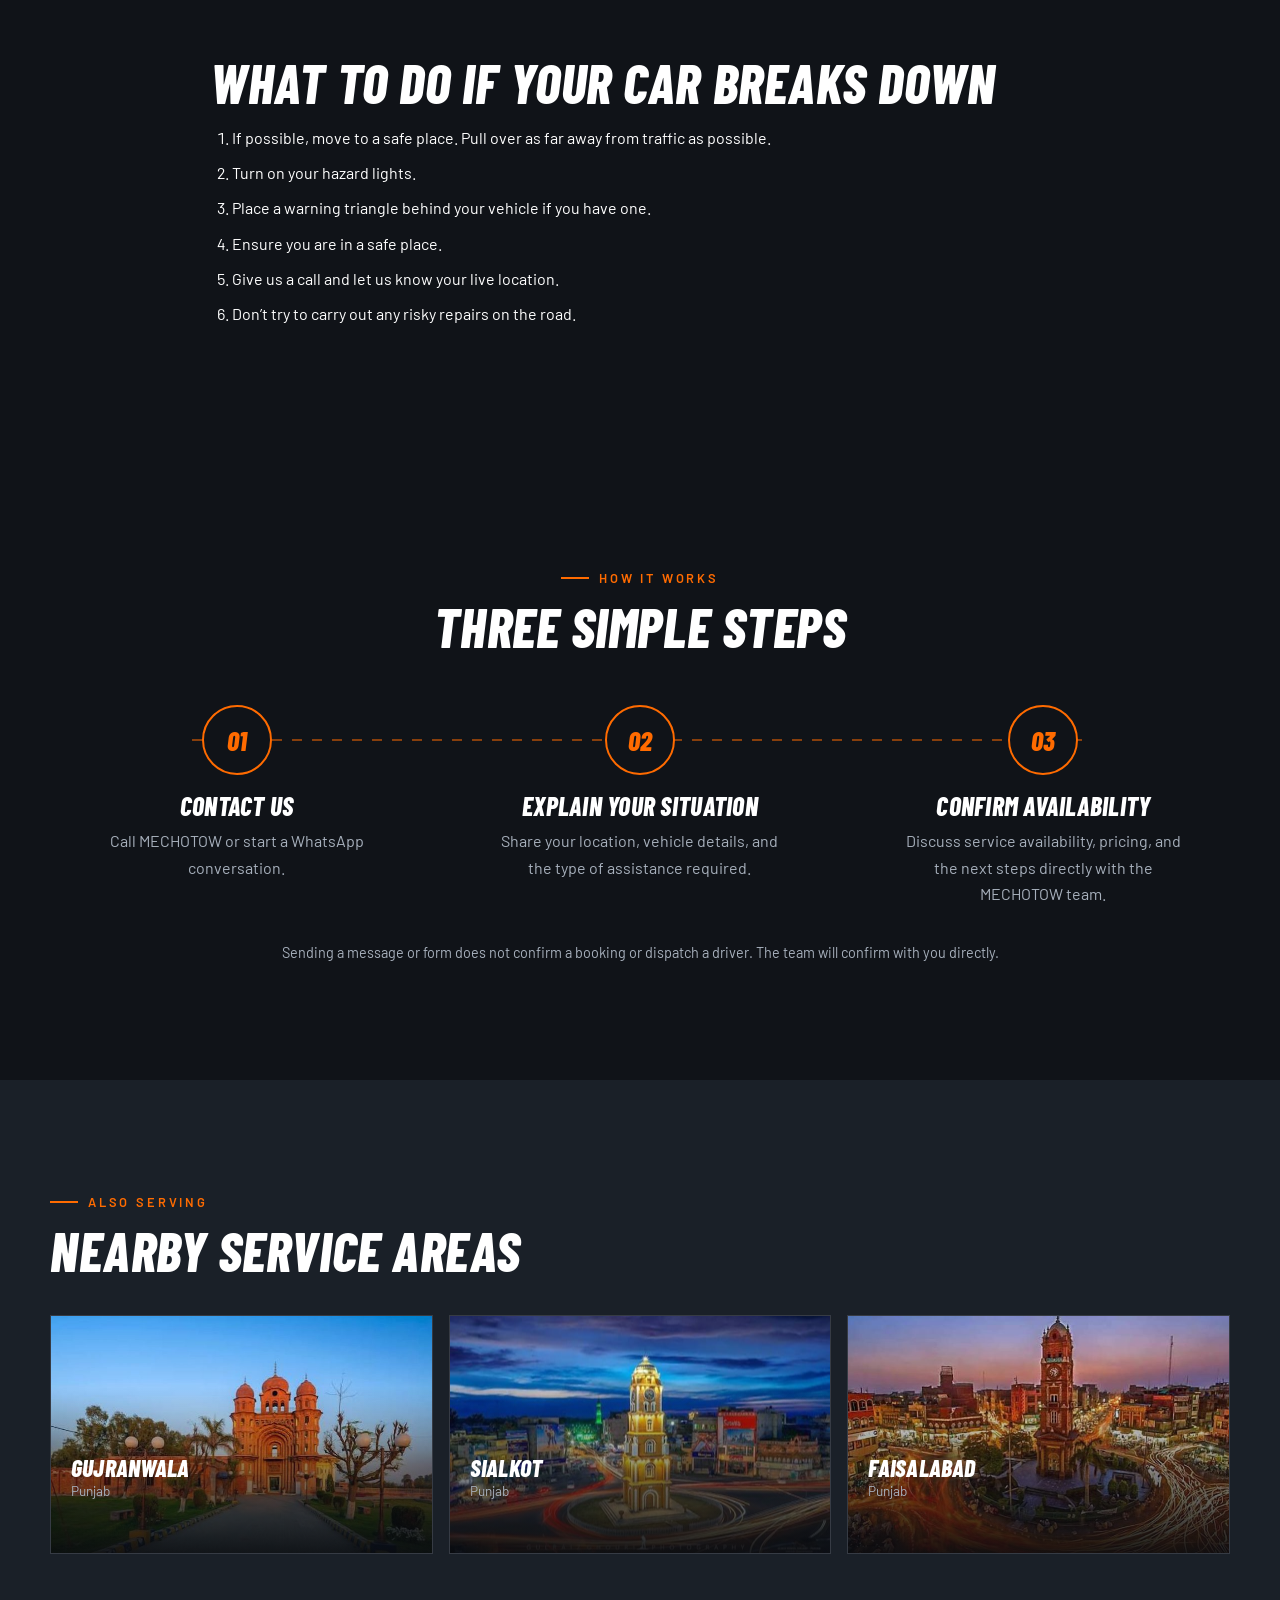
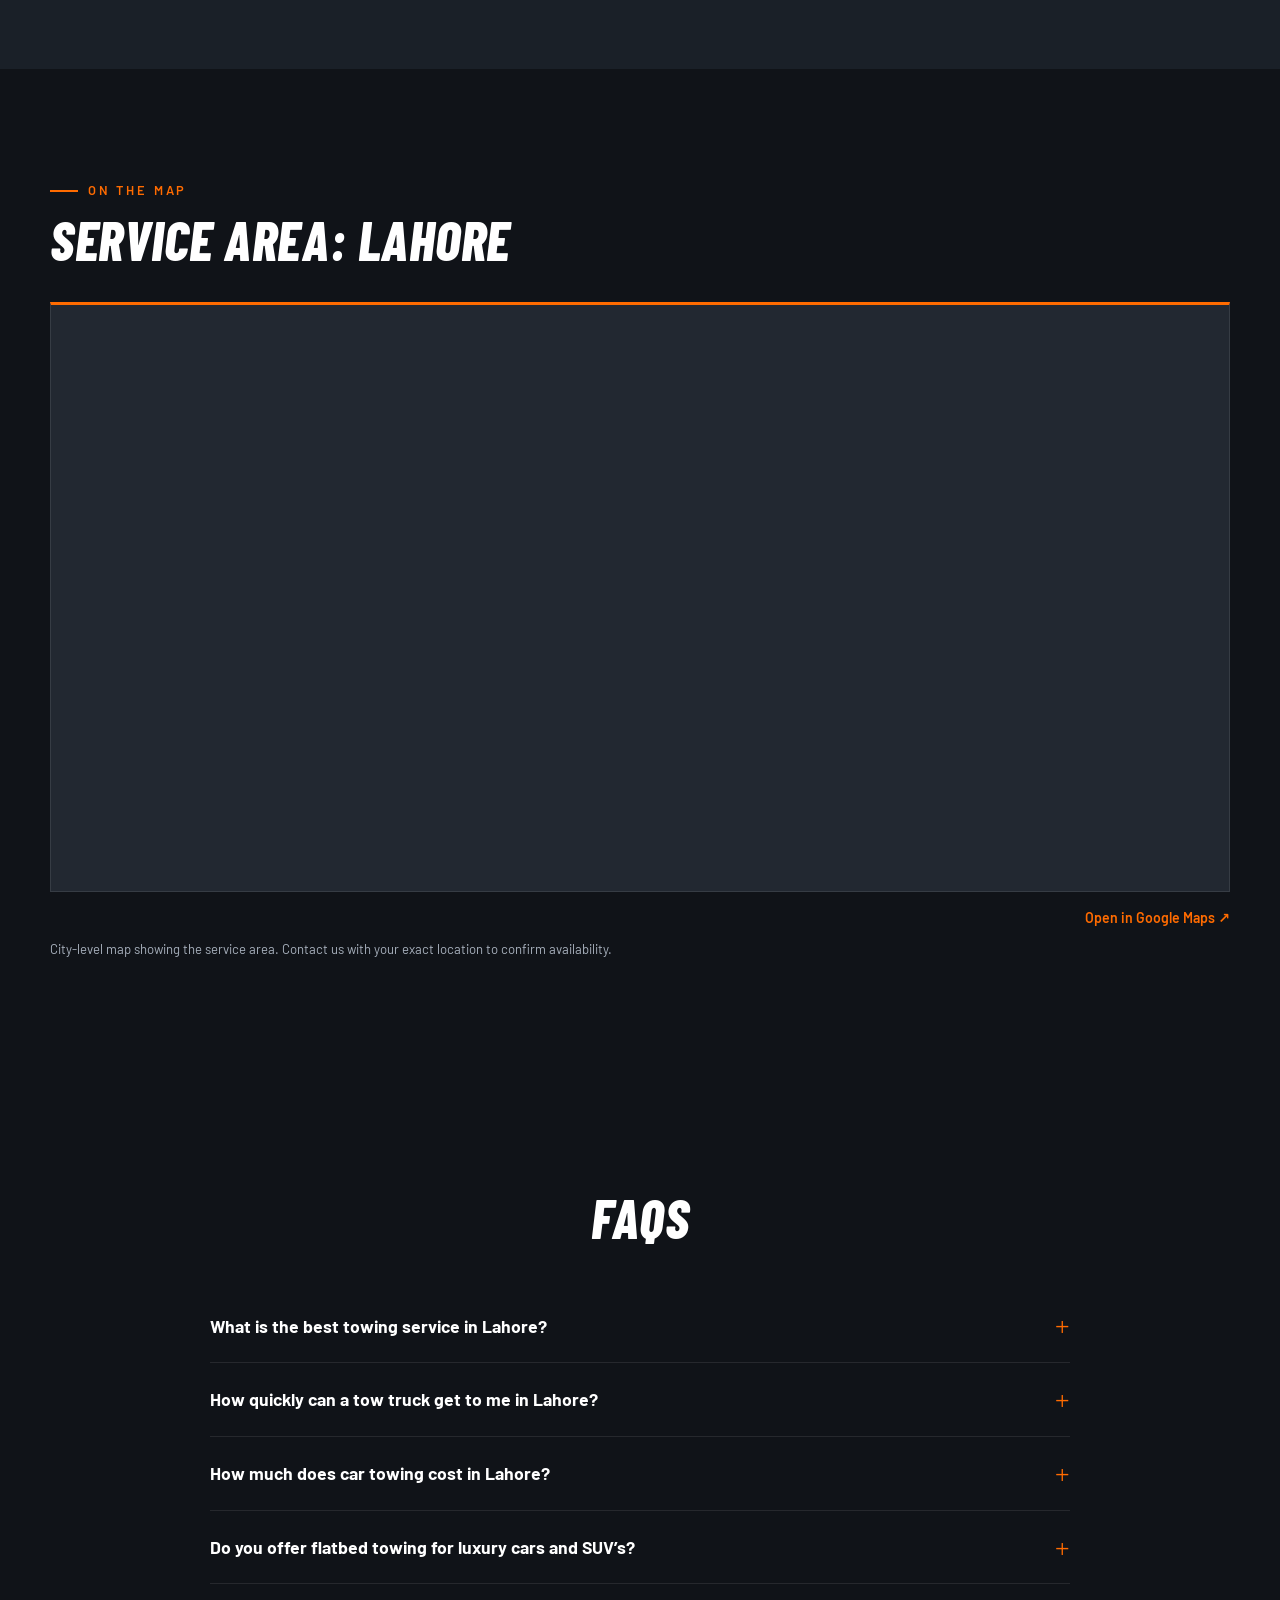
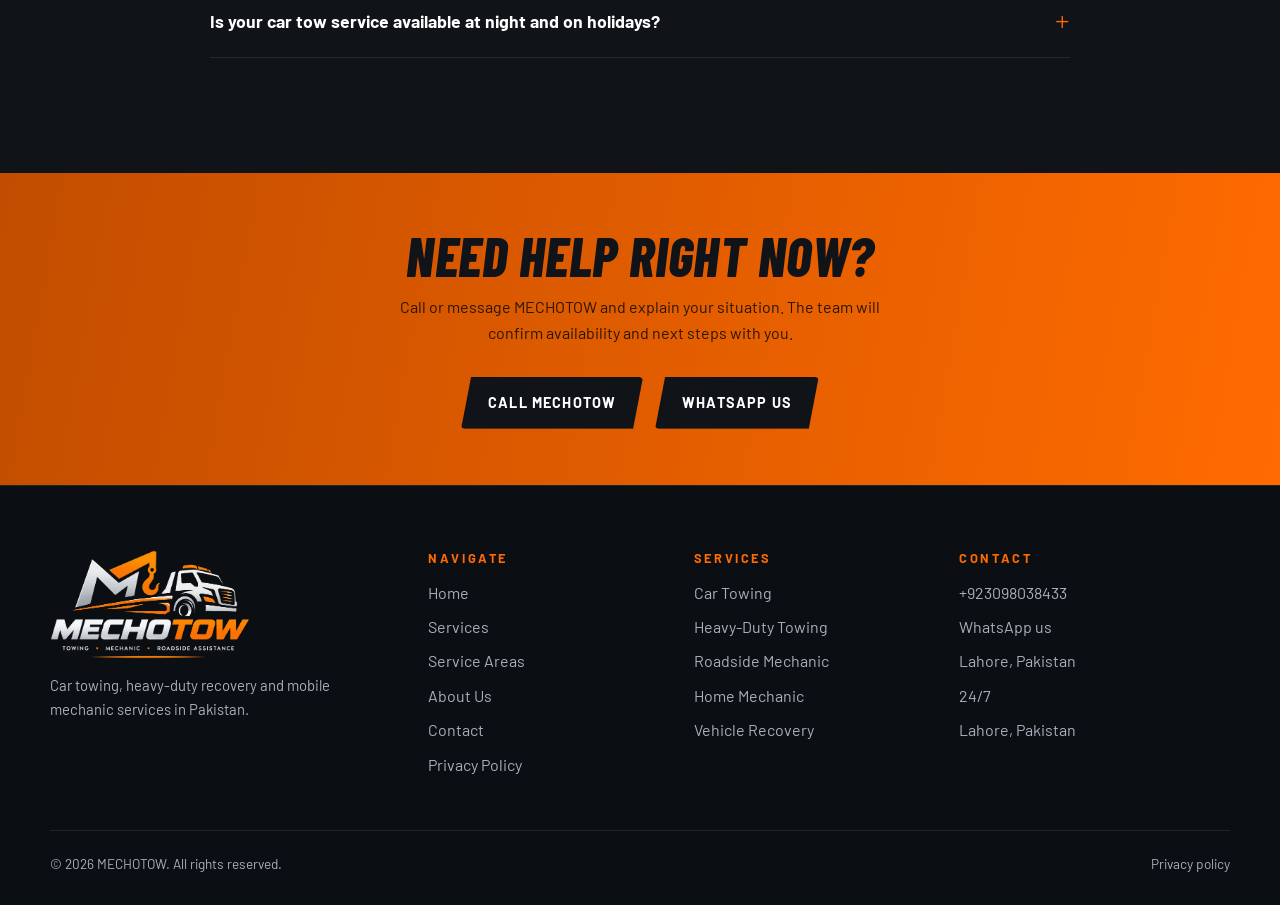
<file: lahore.html>
<!DOCTYPE html>
<html lang="en"><head><meta charset="utf-8"><meta name="viewport" content="width=device-width, initial-scale=1, viewport-fit=cover">
<title>Car Towing Service Lahore 24/7 | Affordable Rates, Call Now</title><meta name="description" content="Don’t overpay for emergency towing! Get fixed, upfront rates on car towing in Lahore. 24/7 service, fast arrival. Call for a free quote!">
<meta property="og:title" content="Car Towing Service Lahore 24/7 | Affordable Rates, Call Now"><meta property="og:description" content="Don’t overpay for emergency towing! Get fixed, upfront rates on car towing in Lahore. 24/7 service, fast arrival. Call for a free quote!"><meta property="og:type" content="website"><meta property="og:image" content="assets/img/cities/lahore.jpg">
<meta name="theme-color" content="#101318"><link rel="icon" href="assets/img/favicon.png">
<link rel="preconnect" href="https://fonts.googleapis.com"><link rel="preconnect" href="https://fonts.gstatic.com" crossorigin>
<link href="https://fonts.googleapis.com/css2?family=Barlow+Condensed:ital,wght@1,700;1,800&family=Barlow:wght@400;500;600&display=swap" rel="stylesheet">
<link rel="stylesheet" href="css/style.css">
<style>.seo{max-width:860px}.seo h2{margin-bottom:14px}.seo p{margin:0 0 14px;line-height:1.7}.seo ul,.seo ol{margin:0 0 14px;padding-left:22px;line-height:1.7}.seo li{margin-bottom:8px}</style>
<script type="application/ld+json" id="ld">{"@context":"https://schema.org","@type":"AutoTowing","name":"MECHOTOW","areaServed":{"@type":"City","name":"Lahore"},"description":"Car towing, heavy-duty recovery, roadside mechanic and home mechanic services in Pakistan.","image":"assets/img/og-image.jpg"}</script>
</head><body><header id="hd"><div class="wrap nav"><a class="brand" href="index.html" aria-label="MECHOTOW home"><img src="assets/img/logo-mark.webp" alt="" width="72" height="40"><b>MECHO<i>TOW</i></b></a>
<button class="burger" id="bg" aria-label="Menu" aria-expanded="false" aria-controls="lk"><i></i><i></i><i></i></button>
<nav class="links" id="lk" aria-label="Main"><a href="index.html">Home</a><a href="services.html">Services</a><div class="dd"><button class="ddb" id="ddbtn" type="button" aria-expanded="false" aria-controls="ddm">Service Areas <svg viewBox="0 0 24 24" width="16" height="16" fill="none" stroke="currentColor" stroke-width="2.4"><path d="M6 9l6 6 6-6"/></svg></button><div class="ddm" id="ddm"><a href="service-areas.html" class="all">All service areas →</a><a href="lahore.html">Lahore</a><a href="islamabad.html">Islamabad</a><a href="rawalpindi.html">Rawalpindi</a><a href="faisalabad.html">Faisalabad</a><a href="multan.html">Multan</a><a href="gujranwala.html">Gujranwala</a><a href="sialkot.html">Sialkot</a><a href="sargodha.html">Sargodha</a><a href="bahawalpur.html">Bahawalpur</a></div></div><a href="about.html">About Us</a><a href="contact.html">Contact</a><a class="btn p sm" data-wa="tow" href="contact.html">Emergency Help</a></nav></div></header><main><section class="chero"><img class="bgi" src="assets/img/cities/lahore.jpg" alt="Lahore, Pakistan" fetchpriority="high"><div class="wrap"><div class="crumb"><a href="index.html">Home</a> / <a href="service-areas.html">Service Areas</a> / Lahore</div>
<h1><span class="line"><span>Fast and Cheap Car Towing Service <em style="color:var(--o);font-style:inherit">Lahore</em></span></span></h1><p class="lead fade">When your car breaks down in the middle of the road and the engine will not start, you need immediate assistance. We understand, which is why we have a quick car towing service available in Lahore, 24/7.</p>
<div class="ctas fade"><a class="btn p" data-wa="tow" data-msg="Hello MECHOTOW, I need emergency car towing in Lahore." href="contact.html?service=tow">Get Help in Lahore</a><a class="btn" data-call href="contact.html">Call MECHOTOW</a></div>
<div class="chips fade"><span>Towing</span><span>Mechanic</span><span>Recovery</span></div></div></section>

<section><div class="wrap"><div class="rv"><div class="eyebrow">Services in Lahore</div><h2>How we can help in Lahore</h2><p class="lead">Choose a service to open WhatsApp with your city already mentioned.</p></div><div class="ov"><article class="sv rv" style="--d:0.0s"><div class="im cut"><img src="assets/img/car-towing.webp" alt="Car Towing in Lahore" loading="lazy"></div><div class="sb"><h3>Car Towing</h3><p>Need car towing in Lahore? Message MECHOTOW with your location and vehicle details.</p><div class="sa"><a class="btn p sm" data-wa="tow" data-msg="Hello MECHOTOW, I need car towing in Lahore." href="contact.html?service=tow">WhatsApp</a><a class="btn sm" data-call href="contact.html">Call</a></div></div></article><article class="sv rv" style="--d:0.1s"><div class="im cut"><img src="assets/img/heavy-duty-towing.webp" alt="Heavy-Duty Towing in Lahore" loading="lazy"></div><div class="sb"><h3>Heavy-Duty Towing</h3><p>Need heavy-duty towing in Lahore? Message MECHOTOW with your location and vehicle details.</p><div class="sa"><a class="btn p sm" data-wa="heavy" data-msg="Hello MECHOTOW, I need heavy-duty towing in Lahore." href="contact.html?service=heavy">WhatsApp</a><a class="btn sm" data-call href="contact.html">Call</a></div></div></article><article class="sv rv" style="--d:0.2s"><div class="im"><img src="assets/img/roadside-mechanic.jpg" alt="Roadside Mechanic in Lahore" loading="lazy"></div><div class="sb"><h3>Roadside Mechanic</h3><p>Need roadside mechanic assistance in Lahore? Message MECHOTOW with your location and vehicle details.</p><div class="sa"><a class="btn p sm" data-wa="road" data-msg="Hello MECHOTOW, I need roadside mechanic assistance in Lahore." href="contact.html?service=road">WhatsApp</a><a class="btn sm" data-call href="contact.html">Call</a></div></div></article><article class="sv rv" style="--d:0.0s"><div class="im"><img src="assets/img/home-mechanic.jpg" alt="Home Mechanic in Lahore" loading="lazy"></div><div class="sb"><h3>Home Mechanic</h3><p>Need a home mechanic visit in Lahore? Message MECHOTOW with your location and vehicle details.</p><div class="sa"><a class="btn p sm" data-wa="home" data-msg="Hello MECHOTOW, I need a home mechanic visit in Lahore." href="contact.html?service=home">WhatsApp</a><a class="btn sm" data-call href="contact.html">Call</a></div></div></article><article class="sv rv" style="--d:0.1s"><div class="im"><img src="assets/img/breakdown-inspection.jpg" alt="Breakdown Assistance in Lahore" loading="lazy"></div><div class="sb"><h3>Breakdown Assistance</h3><p>Need breakdown assistance in Lahore? Message MECHOTOW with your location and vehicle details.</p><div class="sa"><a class="btn p sm" data-wa="breakdown" data-msg="Hello MECHOTOW, I need breakdown assistance in Lahore." href="contact.html?service=breakdown">WhatsApp</a><a class="btn sm" data-call href="contact.html">Call</a></div></div></article><article class="sv rv" style="--d:0.2s"><div class="im"><img src="assets/img/vehicle-recovery.jpg" alt="Vehicle Recovery in Lahore" loading="lazy"></div><div class="sb"><h3>Vehicle Recovery</h3><p>Need vehicle recovery in Lahore? Message MECHOTOW with your location and vehicle details.</p><div class="sa"><a class="btn p sm" data-wa="recovery" data-msg="Hello MECHOTOW, I need vehicle recovery in Lahore." href="contact.html?service=recovery">WhatsApp</a><a class="btn sm" data-call href="contact.html">Call</a></div></div></article></div></div></section>

<section><div class="wrap seo rv"><h2>Towing Service Lahore</h2>
<p>Our towing service offers assistance to those in need of help with breakdowns, accidents, flat tyres, dead batteries and car won’t start. Simply let us know where you are and what the issue is. We will then send the closest tow truck to your location. We will give you a clear quote for the job and ensure your car is treated with care.</p>
<p>Available 24/7, 7 Days a Week.</p></div></section>

<section><div class="wrap seo rv"><h2>Towing Service Near Me</h2>
<p>When searching for a towing service near me, you want to ensure that they can get to you quickly. We use your location to send the nearest tow truck.</p>
<p>Most of the time, we can find you by using your live location on WhatsApp or letting us know a local landmark.</p></div></section>

<section><div class="wrap seo rv"><h2>Car Tow Service Lahore</h2>
<p>All breakdowns are different and we have a car tow service available in Lahore for:</p>
<ul>
<li>Breakdown – If your car has broken down due to engine failure, overheating, transmission issues or the car won’t start.</li>
<li>Accidents – We will help move your damaged car safely back to your home, workshop or insurance yard.</li>
<li>Flat Tyre/Battery – If your car cannot be moved we will tow it.</li>
<li>Flatbed – This is the best option for luxury cars, low clearance cars and AWD’s. The car will be off the ground.</li>
<li>Transfers – If you need to move your car to a workshop or showroom, we can help.</li>
<li>Long Distance – If you need to move your vehicle from Lahore to another city.</li>
</ul></div></section>

<section><div class="wrap seo rv"><h2>Car Towing Service Near Me</h2>
<ol>
<li>Contact us via phone or message. Let us know where you are, what type of car you have and a brief description of the issue.</li>
<li>We will give you a clear quote. We will let you know how much the job will cost upfront depending on how far away you are and what type of car you have.</li>
<li>We will come to you. One of our trained drivers will come to you with the correct equipment for your car.</li>
<li>Delivery. We will ensure your car is secured and delivered to your workshop, home or chosen address.</li>
</ol>
<p>Simple and no forms to fill in.</p></div></section>

<section><div class="wrap seo rv"><h2>Nearest Towing Service Lahore</h2>
<p>Our team can come to you anywhere in the city. DHA, Gulberg, Johar Town, Model Town, Bahria Town, Cantt, Iqbal Town, Wapda Town, Garden Town, Township, Faisal Town, Ferozepur Road, Canal Road, Mall Road, Ring Road and Motorway M-2.</p>
<p>If you are on the motorway or outskirts, please give us a call and we can confirm the best way to get to you.</p></div></section>

<section><div class="wrap seo rv"><h2>Car Recovery Service Lahore</h2>
<p>A car recovery service ensures your car is treated with care. Our drivers will use the correct strapping, wheel clamps and loading methods to ensure your car isn’t scratched, dented or put under stress.</p>
<p>We can recover sedans, hatchbacks, SUV’s, jeeps, vans, luxury cars and cars stuck in ditches, parking basements or tight lanes. If your car is stuck off-road please let us know when you call so we can send the correct equipment.</p></div></section>

<section><div class="wrap seo rv"><h2>Why Drivers Choose Us for Towing in Lahore</h2>
<p>When looking for a towing company in an emergency situation, we make it easy for you:</p>
<ul>
<li>Available 24/7 – We are always available via phone.</li>
<li>Clear Pricing – We confirm the price beforehand.</li>
<li>Professional Drivers – Our drivers are experienced and know how to load and secure different types of vehicles.</li>
<li>Correct Equipment – We have flatbed and chain towing for your car.</li>
<li>Friendly and Clear Communication – We will keep you updated until we arrive.</li>
<li>Local Knowledge – We know the roads in Lahore, shortcuts and traffic, meaning we can get to you quicker.</li>
</ul></div></section>

<section><div class="wrap seo rv"><h2>Truck Towing Near Me</h2>
<p>We can also assist with van towing, pick-up towing, jeep towing and other light commercial vehicles. Please let us know what model and approximate weight of the vehicle you have and we will send the correct equipment.</p>
<p>For very heavy trucks please give us a call first to confirm the correct recovery method.</p></div></section>

<section><div class="wrap seo rv"><h2>Low Cost Towing Prices</h2>
<p>We understand that in an emergency situation you don’t want to be overcharged. Our towing prices depend on:</p>
<ul>
<li>How far away you are.</li>
<li>What type of vehicle you have.</li>
<li>What time of day it is and road conditions.</li>
<li>If you require flatbed towing or specialist recovery.</li>
</ul>
<p>We will let you know the final price when we call. If anything changes we will let you know first.</p></div></section>

<section><div class="wrap seo rv"><h2>What to Do If Your Car Breaks Down</h2>
<ol>
<li>If possible, move to a safe place. Pull over as far away from traffic as possible.</li>
<li>Turn on your hazard lights.</li>
<li>Place a warning triangle behind your vehicle if you have one.</li>
<li>Ensure you are in a safe place.</li>
<li>Give us a call and let us know your live location.</li>
<li>Don’t try to carry out any risky repairs on the road.</li>
</ol></div></section>

<section><div class="wrap"><div class="rv" style="text-align:center"><div class="eyebrow" style="justify-content:center">How it works</div><h2>Three simple steps</h2></div><div class="st">
<div class="step rv"><div class="n">01</div><h3>Contact Us</h3><p>Call MECHOTOW or start a WhatsApp conversation.</p></div>
<div class="step rv" style="--d:.12s"><div class="n">02</div><h3>Explain Your Situation</h3><p>Share your location, vehicle details, and the type of assistance required.</p></div>
<div class="step rv" style="--d:.24s"><div class="n">03</div><h3>Confirm Availability</h3><p>Discuss service availability, pricing, and the next steps directly with the MECHOTOW team.</p></div></div>
<p class="note">Sending a message or form does not confirm a booking or dispatch a driver. The team will confirm with you directly.</p></div></section>

<section class="band"><div class="wrap"><div class="rv"><div class="eyebrow">Also serving</div><h2>Nearby service areas</h2></div><div class="mini"><a class="cc rv" href="gujranwala.html" aria-label="Gujranwala service area"><img src="assets/img/cities/gujranwala-sm.jpg" alt="Gujranwala, Pakistan" loading="lazy"><div><h3>Gujranwala</h3><span>Punjab</span><em>View services →</em></div></a><a class="cc rv" href="sialkot.html" aria-label="Sialkot service area"><img src="assets/img/cities/sialkot-sm.jpg" alt="Sialkot, Pakistan" loading="lazy"><div><h3>Sialkot</h3><span>Punjab</span><em>View services →</em></div></a><a class="cc rv" href="faisalabad.html" aria-label="Faisalabad service area"><img src="assets/img/cities/faisalabad-sm.jpg" alt="Faisalabad, Pakistan" loading="lazy"><div><h3>Faisalabad</h3><span>Punjab</span><em>View services →</em></div></a></div></div></section>

<section><div class="wrap"><div class="rv"><div class="eyebrow">On the map</div><h2>Service area: Lahore</h2></div><div class="mapwrap rv" data-map="Lahore, Pakistan"><div class="mapbox"></div><div class="mapbar"><a href="#" target="_blank" rel="noopener">Open in Google Maps ↗</a></div><p class="mapnote">City-level map showing the service area. Contact us with your exact location to confirm availability.</p></div></div></section>

<section><div class="wrap"><div class="rv" style="text-align:center"><h2>FAQs</h2></div><div class="faq rv">
<details><summary>What is the best towing service in Lahore?</summary><div class="ans"><div><p>The best towing service in Lahore will be one that is available 24/7, gives you a clear quote and uses the correct equipment to ensure your car is protected. We offer all of these and can get to you quickly throughout the city.</p></div></div></details>
<details><summary>How quickly can a tow truck get to me in Lahore?</summary><div class="ans"><div><p>Depending on your location, traffic and how many tow trucks we have available, we can get to you as quick as possible. We will send the nearest tow truck and keep you updated on the call.</p></div></div></details>
<details><summary>How much does car towing cost in Lahore?</summary><div class="ans"><div><p>Prices will depend on how far away you are, what type of car you have and what type of towing you require. We will give you an exact price of how much it will cost.</p></div></div></details>
<details><summary>Do you offer flatbed towing for luxury cars and SUV’s?</summary><div class="ans"><div><p>Yes! We can offer flatbed towing for luxury cars, SUV’s, low clearance cars and AWD’s. All the wheels will be off the ground reducing the risk of damage.</p></div></div></details>
<details><summary>Is your car tow service available at night and on holidays?</summary><div class="ans"><div><p>Yes! Our car tow service in Lahore is available 24/7, 7 Days a Week.</p></div></div></details>
</div></div></section>

<section class="cta"><div class="wrap rv"><h2>Need help right now?</h2><p>Call or message MECHOTOW and explain your situation. The team will confirm availability and next steps with you.</p><div class="ctas" style="justify-content:center"><a class="btn" data-call href="contact.html">Call MECHOTOW</a><a class="btn" data-wa="tow" href="contact.html">WhatsApp Us</a></div></div></section></main><footer><div class="wrap"><div class="fg">
<div><img src="assets/img/logo.webp" alt="MECHOTOW logo" width="200" height="107" loading="lazy"><p>Car towing, heavy-duty recovery and mobile mechanic services in Pakistan.</p></div>
<div><h4>Navigate</h4><ul><li><a href="index.html">Home</a></li><li><a href="services.html">Services</a></li><li><a href="service-areas.html">Service Areas</a></li><li><a href="about.html">About Us</a></li><li><a href="contact.html">Contact</a></li><li><a href="privacy.html">Privacy Policy</a></li></ul></div>
<div><h4>Services</h4><ul><li><a href="services.html#car-towing">Car Towing</a></li><li><a href="services.html#heavy-duty">Heavy-Duty Towing</a></li><li><a href="services.html#roadside">Roadside Mechanic</a></li><li><a href="services.html#home">Home Mechanic</a></li><li><a href="services.html#recovery">Vehicle Recovery</a></li></ul></div>
<div><h4>Contact</h4><ul><li><a data-call data-phone href="contact.html">Phone</a></li><li><a data-wa="tow" href="contact.html">WhatsApp us</a></li><li data-area></li><li data-hours></li><li data-addr></li><li id="soc"></li></ul></div>
</div><div class="fb"><span>© <span data-yr></span> MECHOTOW. All rights reserved.</span><a href="privacy.html">Privacy policy</a></div></div></footer>
<nav class="mb" aria-label="Quick contact"><a data-call href="contact.html">Call</a><a class="w" data-wa="tow" href="contact.html">WhatsApp</a></nav><div class="toast" id="ts" role="status" aria-live="polite"></div>
<script src="js/config.js"></script><script src="js/main.js"></script></body></html>
</file>
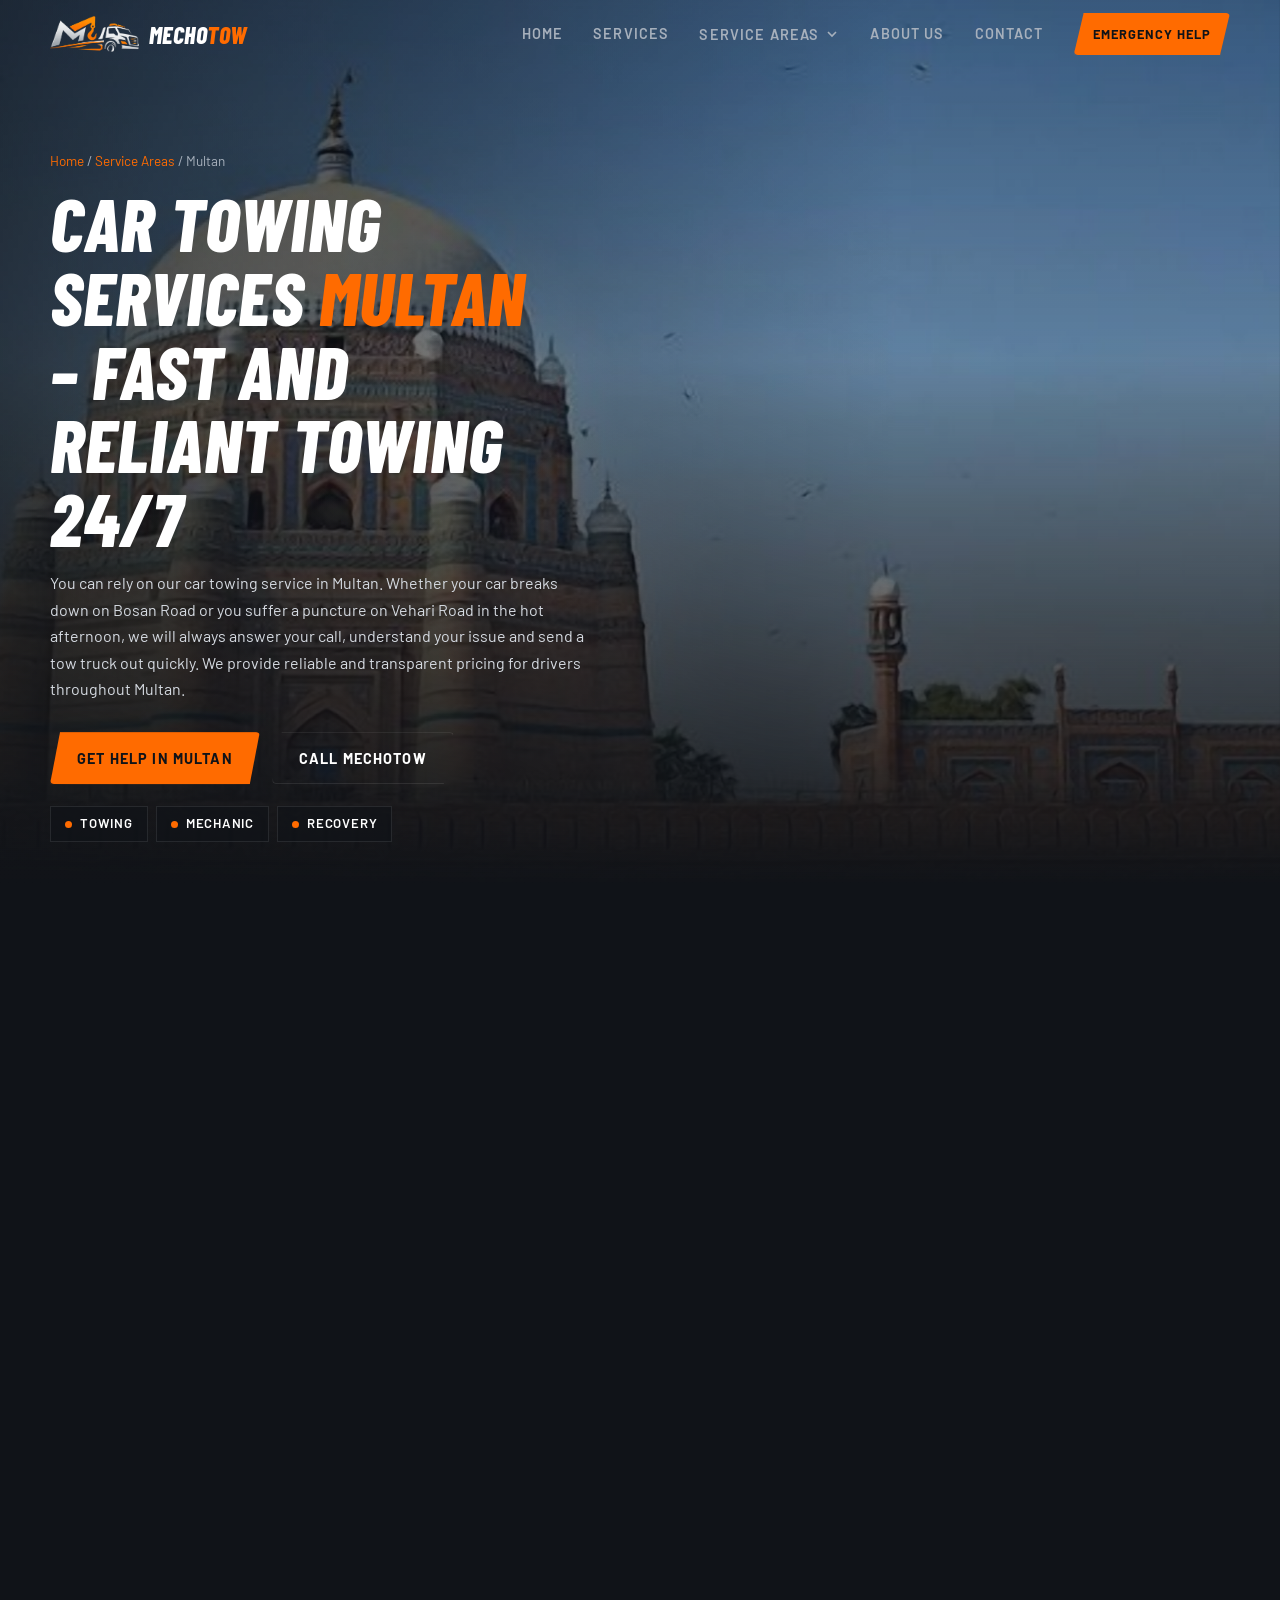
<file: multan.html>
<!DOCTYPE html>
<html lang="en"><head><meta charset="utf-8"><meta name="viewport" content="width=device-width, initial-scale=1, viewport-fit=cover">
<title>Car Towing Service Multan | Affordable &amp; Fast – Call Now</title><meta name="description" content="Towing near me in Multan? We’re closer than you think. Fast pickup, zero-damage towing, upfront price. Call anytime, day or night">
<meta property="og:title" content="Car Towing Service Multan | Affordable &amp; Fast – Call Now"><meta property="og:description" content="Towing near me in Multan? We’re closer than you think. Fast pickup, zero-damage towing, upfront price. Call anytime, day or night"><meta property="og:type" content="website"><meta property="og:image" content="assets/img/cities/multan.jpg">
<meta name="theme-color" content="#101318"><link rel="icon" href="assets/img/favicon.png">
<link rel="preconnect" href="https://fonts.googleapis.com"><link rel="preconnect" href="https://fonts.gstatic.com" crossorigin>
<link href="https://fonts.googleapis.com/css2?family=Barlow+Condensed:ital,wght@1,700;1,800&family=Barlow:wght@400;500;600&display=swap" rel="stylesheet">
<link rel="stylesheet" href="css/style.css">
<style>.seo{max-width:860px}.seo h2{margin-bottom:14px}.seo p{margin:0 0 14px;line-height:1.7}.seo ul,.seo ol{margin:0 0 14px;padding-left:22px;line-height:1.7}.seo li{margin-bottom:8px}</style>
<script type="application/ld+json" id="ld">{"@context":"https://schema.org","@type":"AutoTowing","name":"MECHOTOW","areaServed":{"@type":"City","name":"Multan"},"description":"Car towing, heavy-duty recovery, roadside mechanic and home mechanic services in Pakistan.","image":"assets/img/og-image.jpg"}</script>
</head><body><header id="hd"><div class="wrap nav"><a class="brand" href="index.html" aria-label="MECHOTOW home"><img src="assets/img/logo-mark.webp" alt="" width="72" height="40"><b>MECHO<i>TOW</i></b></a>
<button class="burger" id="bg" aria-label="Menu" aria-expanded="false" aria-controls="lk"><i></i><i></i><i></i></button>
<nav class="links" id="lk" aria-label="Main"><a href="index.html">Home</a><a href="services.html">Services</a><div class="dd"><button class="ddb" id="ddbtn" type="button" aria-expanded="false" aria-controls="ddm">Service Areas <svg viewBox="0 0 24 24" width="16" height="16" fill="none" stroke="currentColor" stroke-width="2.4"><path d="M6 9l6 6 6-6"/></svg></button><div class="ddm" id="ddm"><a href="service-areas.html" class="all">All service areas →</a><a href="lahore.html">Lahore</a><a href="islamabad.html">Islamabad</a><a href="rawalpindi.html">Rawalpindi</a><a href="faisalabad.html">Faisalabad</a><a href="multan.html">Multan</a><a href="gujranwala.html">Gujranwala</a><a href="sialkot.html">Sialkot</a><a href="sargodha.html">Sargodha</a><a href="bahawalpur.html">Bahawalpur</a></div></div><a href="about.html">About Us</a><a href="contact.html">Contact</a><a class="btn p sm" data-wa="tow" href="contact.html">Emergency Help</a></nav></div></header><main><section class="chero"><img class="bgi" src="assets/img/cities/multan.jpg" alt="Multan, Pakistan" fetchpriority="high"><div class="wrap"><div class="crumb"><a href="index.html">Home</a> / <a href="service-areas.html">Service Areas</a> / Multan</div>
<h1><span class="line"><span>Car Towing Services <em style="color:var(--o);font-style:inherit">Multan</em> – Fast and Reliant Towing 24/7</span></span></h1><p class="lead fade">You can rely on our car towing service in Multan. Whether your car breaks down on Bosan Road or you suffer a puncture on Vehari Road in the hot afternoon, we will always answer your call, understand your issue and send a tow truck out quickly. We provide reliable and transparent pricing for drivers throughout Multan.</p>
<div class="ctas fade"><a class="btn p" data-wa="tow" data-msg="Hello MECHOTOW, I need emergency car towing in Multan." href="contact.html?service=tow">Get Help in Multan</a><a class="btn" data-call href="contact.html">Call MECHOTOW</a></div>
<div class="chips fade"><span>Towing</span><span>Mechanic</span><span>Recovery</span></div></div></section>

<section><div class="wrap"><div class="rv"><div class="eyebrow">Services in Multan</div><h2>How we can help in Multan</h2><p class="lead">Choose a service to open WhatsApp with your city already mentioned.</p></div><div class="ov"><article class="sv rv" style="--d:0.0s"><div class="im cut"><img src="assets/img/car-towing.webp" alt="Car Towing in Multan" loading="lazy"></div><div class="sb"><h3>Car Towing</h3><p>Need car towing in Multan? Message MECHOTOW with your location and vehicle details.</p><div class="sa"><a class="btn p sm" data-wa="tow" data-msg="Hello MECHOTOW, I need car towing in Multan." href="contact.html?service=tow">WhatsApp</a><a class="btn sm" data-call href="contact.html">Call</a></div></div></article><article class="sv rv" style="--d:0.1s"><div class="im cut"><img src="assets/img/heavy-duty-towing.webp" alt="Heavy-Duty Towing in Multan" loading="lazy"></div><div class="sb"><h3>Heavy-Duty Towing</h3><p>Need heavy-duty towing in Multan? Message MECHOTOW with your location and vehicle details.</p><div class="sa"><a class="btn p sm" data-wa="heavy" data-msg="Hello MECHOTOW, I need heavy-duty towing in Multan." href="contact.html?service=heavy">WhatsApp</a><a class="btn sm" data-call href="contact.html">Call</a></div></div></article><article class="sv rv" style="--d:0.2s"><div class="im"><img src="assets/img/roadside-mechanic.jpg" alt="Roadside Mechanic in Multan" loading="lazy"></div><div class="sb"><h3>Roadside Mechanic</h3><p>Need roadside mechanic assistance in Multan? Message MECHOTOW with your location and vehicle details.</p><div class="sa"><a class="btn p sm" data-wa="road" data-msg="Hello MECHOTOW, I need roadside mechanic assistance in Multan." href="contact.html?service=road">WhatsApp</a><a class="btn sm" data-call href="contact.html">Call</a></div></div></article><article class="sv rv" style="--d:0.0s"><div class="im"><img src="assets/img/home-mechanic.jpg" alt="Home Mechanic in Multan" loading="lazy"></div><div class="sb"><h3>Home Mechanic</h3><p>Need a home mechanic visit in Multan? Message MECHOTOW with your location and vehicle details.</p><div class="sa"><a class="btn p sm" data-wa="home" data-msg="Hello MECHOTOW, I need a home mechanic visit in Multan." href="contact.html?service=home">WhatsApp</a><a class="btn sm" data-call href="contact.html">Call</a></div></div></article><article class="sv rv" style="--d:0.1s"><div class="im"><img src="assets/img/breakdown-inspection.jpg" alt="Breakdown Assistance in Multan" loading="lazy"></div><div class="sb"><h3>Breakdown Assistance</h3><p>Need breakdown assistance in Multan? Message MECHOTOW with your location and vehicle details.</p><div class="sa"><a class="btn p sm" data-wa="breakdown" data-msg="Hello MECHOTOW, I need breakdown assistance in Multan." href="contact.html?service=breakdown">WhatsApp</a><a class="btn sm" data-call href="contact.html">Call</a></div></div></article><article class="sv rv" style="--d:0.2s"><div class="im"><img src="assets/img/vehicle-recovery.jpg" alt="Vehicle Recovery in Multan" loading="lazy"></div><div class="sb"><h3>Vehicle Recovery</h3><p>Need vehicle recovery in Multan? Message MECHOTOW with your location and vehicle details.</p><div class="sa"><a class="btn p sm" data-wa="recovery" data-msg="Hello MECHOTOW, I need vehicle recovery in Multan." href="contact.html?service=recovery">WhatsApp</a><a class="btn sm" data-call href="contact.html">Call</a></div></div></article></div></div></section>

<section><div class="wrap seo rv"><h2>Towing Services Multan</h2>
<p>Whether you have an engine failure, overheating, accident, flat tyre, dead battery, fuel issues or simply a car that will not start, our towing services in Multan can help. Simply give us a call, tell us where you are and what the issue is. We will confirm the price and send the nearest available truck.</p>
<p>We are available 24/7.</p></div></section>

<section><div class="wrap seo rv"><h2>Tow Truck Near Me Multan</h2>
<p>By searching for a tow truck near me, you will want to get help from someone local. By giving us your location, we will send the nearest truck.</p>
<p>The fastest way to help us find you:</p>
<ul>
<li>Send us your live location via WhatsApp.</li>
<li>Tell us a local landmark, garage, chowk or shop you can see.</li>
<li>Tell us the make and model of your car and the colour.</li>
</ul>
<p>This usually means we can get to you quickly even if you are on a busy road or in an unknown area.</p></div></section>

<section><div class="wrap seo rv"><h2>Car Towing Services Near Me</h2>
<p>We offer a variety of towing services to help you with any breakdown:</p>
<ul>
<li>Breakdown – Engine failure, gear issues, overheating and cars that will not start.</li>
<li>Accidents – We can safely move your damaged vehicle to your home, garage or insurance yard.</li>
<li>Flat Tyre &amp; Battery – If your car cannot move, we will tow it.</li>
<li>Flatbed – The most secure option for luxury cars, low clearance cars and AWD cars as all the wheels will not be on the road.</li>
<li>Transfers – Planned transfer of your faulty car.</li>
<li>Long Distance – We can tow your car from Multan to local cities.</li>
</ul></div></section>

<section><div class="wrap seo rv"><h2>Car Recovery Near Me</h2>
<p>When you are stuck in a ditch, muddy field, tight lane or parking basement, you will need the right equipment and experienced driver.</p>
<p>When you give us a call for car recovery near you, please let us know exactly where you are and if your car can roll. This will help us get the right equipment to you on the first visit.</p></div></section>

<section><div class="wrap seo rv"><h2>Nearest Towing Service Multan</h2>
<p>We cover the whole of Multan city and major roads. Our services include:</p>
<p>Multan Cantt, Gulgasht Colony, Shah Rukn-e-Alam Colony, Nawan Shehr, Bosan Road, Vehari Road, Khanewal Road, Bahawalpur Road, Sher Shah Road, Multan Public School Road, Hussain Agahi and Bahauddin Zakariya Expressway, Access roads to the motorway and N-5.</p>
<p>If you are on a highway or outer area, please give us a call and we will confirm the best way to get to you.</p></div></section>

<section><div class="wrap seo rv"><h2>Car Towing Near Me</h2>
<p>Give us a call or message. Tell us where you are, what type of vehicle you have and briefly what the issue is.</p>
<ul>
<li>Transparent Pricing – We will give you a clear price based on how far away you are and what vehicle you have.</li>
<li>We will get there. – We will send a trained driver with the right equipment for your vehicle.</li>
<li>Secure Delivery – Your car will be securely delivered to your garage, home or desired address.</li>
</ul>
<p>Simple process with no complicated forms.</p></div></section>

<section><div class="wrap seo rv"><h2>Accident Towing Multan</h2>
<p>After an accident the last thing you should be worried about is moving your car. We will first ask if anyone requires medical attention. If it is safe to do so and your vehicle is damaged, our driver will come to you, check your car, secure it properly and move it to your garage, home or insurance yard. If you have locked wheels or steering issues we will use flatbed towing.</p></div></section>

<section><div class="wrap seo rv"><h2>Recovery Near Me</h2>
<p>Moving a vehicle incorrectly can cause more damage than the breakdown itself. Our drivers will use the correct straps, wheel locks and loading techniques to ensure your car does not get scratched, dented or put unnecessary strain on the transmission.</p>
<p>We can recover sedans, hatchbacks, SUVs, Jeeps, Vans, pickups and luxury cars. If you have a low clearance car, automatic gearbox or locked steering please let us know so we can prepare.</p></div></section>

<section><div class="wrap seo rv"><h2>Towing Company Near Me</h2>
<p>Choosing a towing company in an emergency can be stressful. We keep it simple:</p>
<ul>
<li>Always Available – We are available on the phone and can dispatch a truck at any time.</li>
<li>Transparent Pricing – We will confirm the
</file>
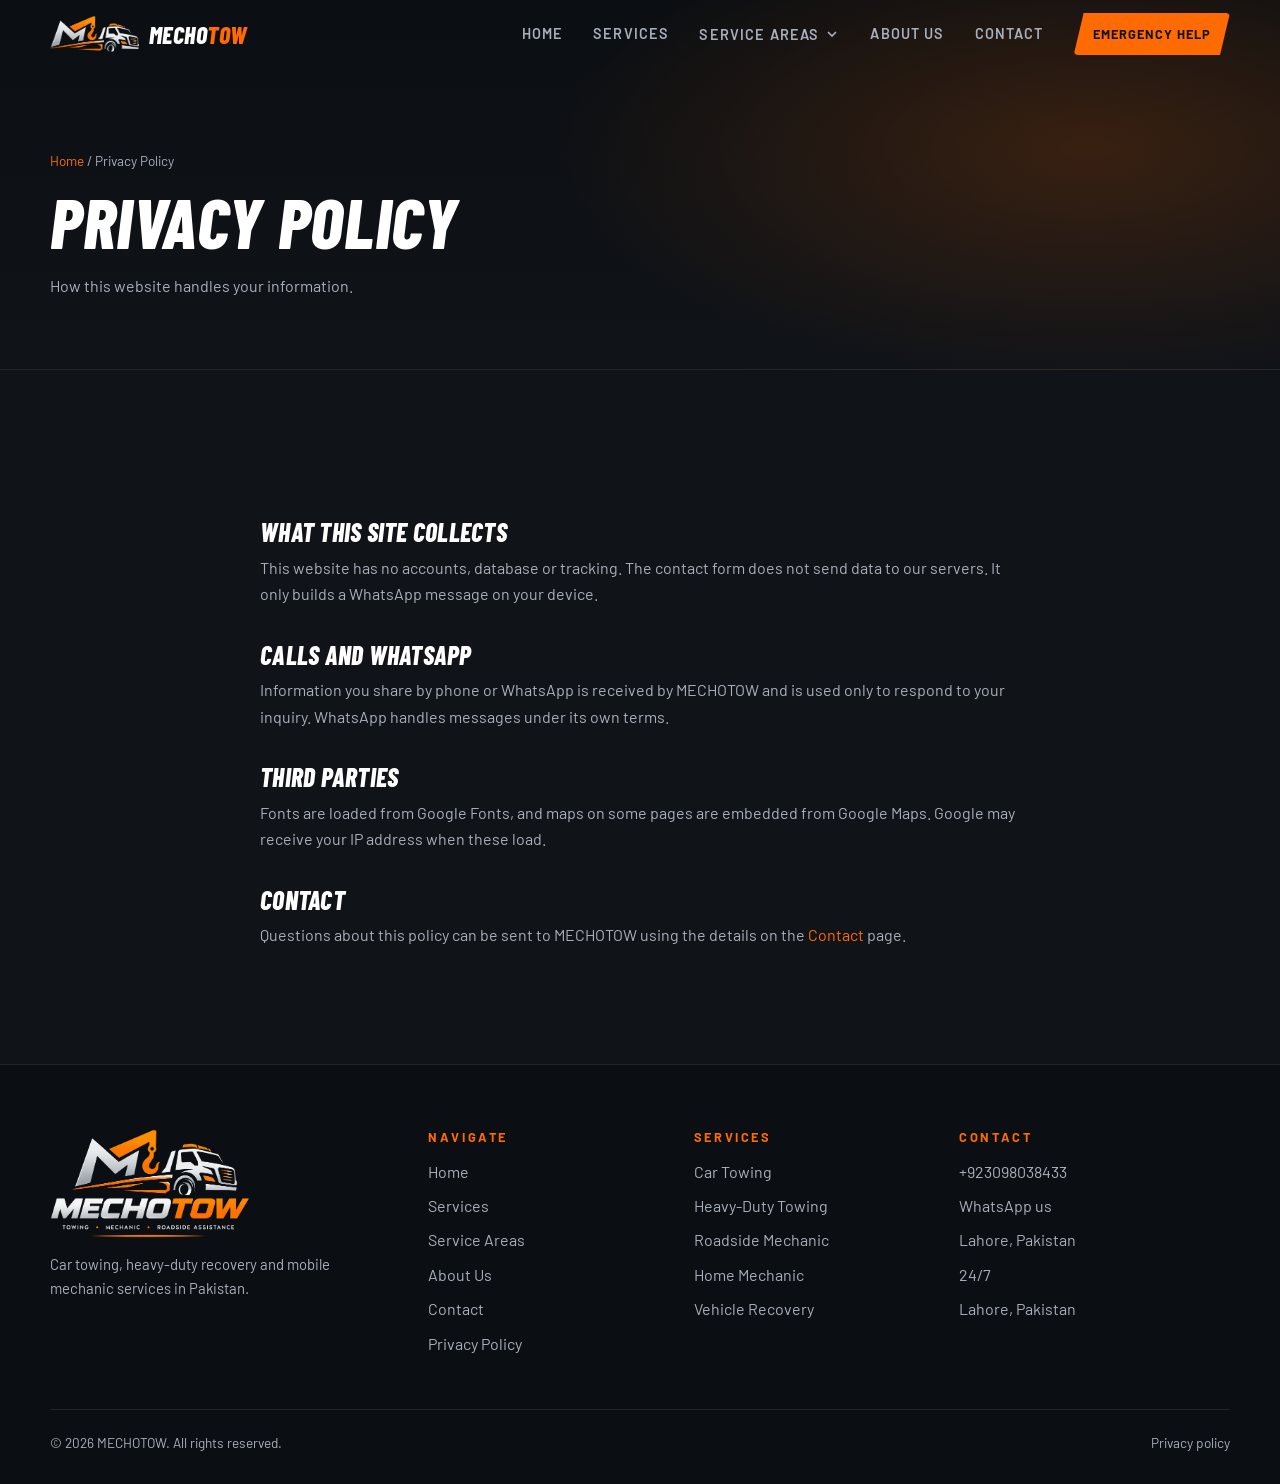
<file: privacy.html>
<!DOCTYPE html>
<html lang="en"><head><meta charset="utf-8"><meta name="viewport" content="width=device-width, initial-scale=1, viewport-fit=cover">
<title>Privacy Policy | MECHOTOW</title><meta name="description" content="How the MECHOTOW website handles your information.">
<meta property="og:title" content="Privacy Policy | MECHOTOW"><meta property="og:description" content="How the MECHOTOW website handles your information."><meta property="og:type" content="website"><meta property="og:image" content="assets/img/og-image.jpg">
<meta name="theme-color" content="#101318"><link rel="icon" href="assets/img/favicon.png">
<link rel="preconnect" href="https://fonts.googleapis.com"><link rel="preconnect" href="https://fonts.gstatic.com" crossorigin>
<link href="https://fonts.googleapis.com/css2?family=Barlow+Condensed:ital,wght@1,700;1,800&family=Barlow:wght@400;500;600&display=swap" rel="stylesheet">
<link rel="stylesheet" href="css/style.css">
<script type="application/ld+json" id="ld">{"@context":"https://schema.org","@type":"AutoTowing","name":"MECHOTOW","description":"Car towing, heavy-duty recovery, roadside mechanic and home mechanic services in Pakistan.","image":"assets/img/og-image.jpg"}</script>
</head><body><header id="hd"><div class="wrap nav"><a class="brand" href="index.html" aria-label="MECHOTOW home"><img src="assets/img/logo-mark.webp" alt="" width="72" height="40"><b>MECHO<i>TOW</i></b></a>
<button class="burger" id="bg" aria-label="Menu" aria-expanded="false" aria-controls="lk"><i></i><i></i><i></i></button>
<nav class="links" id="lk" aria-label="Main"><a href="index.html">Home</a><a href="services.html">Services</a><div class="dd"><button class="ddb" id="ddbtn" type="button" aria-expanded="false" aria-controls="ddm">Service Areas <svg viewBox="0 0 24 24" width="16" height="16" fill="none" stroke="currentColor" stroke-width="2.4"><path d="M6 9l6 6 6-6"/></svg></button><div class="ddm" id="ddm"><a href="service-areas.html" class="all">All service areas →</a><a href="lahore.html">Lahore</a><a href="islamabad.html">Islamabad</a><a href="rawalpindi.html">Rawalpindi</a><a href="faisalabad.html">Faisalabad</a><a href="multan.html">Multan</a><a href="gujranwala.html">Gujranwala</a><a href="sialkot.html">Sialkot</a><a href="sargodha.html">Sargodha</a><a href="bahawalpur.html">Bahawalpur</a></div></div><a href="about.html">About Us</a><a href="contact.html">Contact</a><a class="btn p sm" data-wa="tow" href="contact.html">Emergency Help</a></nav></div></header><main><section class="ph2"><div class="wrap"><div class="crumb"><a href="index.html">Home</a> / Privacy Policy</div><h1>Privacy Policy</h1><p class="lead">How this website handles your information.</p></div></section><section><div class="wrap prose"><h2>What this site collects</h2><p>This website has no accounts, database or tracking. The contact form does not send data to our servers. It only builds a WhatsApp message on your device.</p><h2>Calls and WhatsApp</h2><p>Information you share by phone or WhatsApp is received by MECHOTOW and is used only to respond to your inquiry. WhatsApp handles messages under its own terms.</p><h2>Third parties</h2><p>Fonts are loaded from Google Fonts, and maps on some pages are embedded from Google Maps. Google may receive your IP address when these load.</p><h2>Contact</h2><p>Questions about this policy can be sent to MECHOTOW using the details on the <a href="contact.html" style="color:var(--o)">Contact</a> page.</p></div></section></main><footer><div class="wrap"><div class="fg">
<div><img src="assets/img/logo.webp" alt="MECHOTOW logo" width="200" height="107" loading="lazy"><p>Car towing, heavy-duty recovery and mobile mechanic services in Pakistan.</p></div>
<div><h4>Navigate</h4><ul><li><a href="index.html">Home</a></li><li><a href="services.html">Services</a></li><li><a href="service-areas.html">Service Areas</a></li><li><a href="about.html">About Us</a></li><li><a href="contact.html">Contact</a></li><li><a href="privacy.html">Privacy Policy</a></li></ul></div>
<div><h4>Services</h4><ul><li><a href="services.html#car-towing">Car Towing</a></li><li><a href="services.html#heavy-duty">Heavy-Duty Towing</a></li><li><a href="services.html#roadside">Roadside Mechanic</a></li><li><a href="services.html#home">Home Mechanic</a></li><li><a href="services.html#recovery">Vehicle Recovery</a></li></ul></div>
<div><h4>Contact</h4><ul><li><a data-call data-phone href="contact.html">Phone</a></li><li><a data-wa="tow" href="contact.html">WhatsApp us</a></li><li data-area></li><li data-hours></li><li data-addr></li><li id="soc"></li></ul></div>
</div><div class="fb"><span>© <span data-yr></span> MECHOTOW. All rights reserved.</span><a href="privacy.html">Privacy policy</a></div></div></footer>
<nav class="mb" aria-label="Quick contact"><a data-call href="contact.html">Call</a><a class="w" data-wa="tow" href="contact.html">WhatsApp</a></nav><div class="toast" id="ts" role="status" aria-live="polite"></div>
<script src="js/config.js"></script><script src="js/main.js"></script></body></html>
</file>
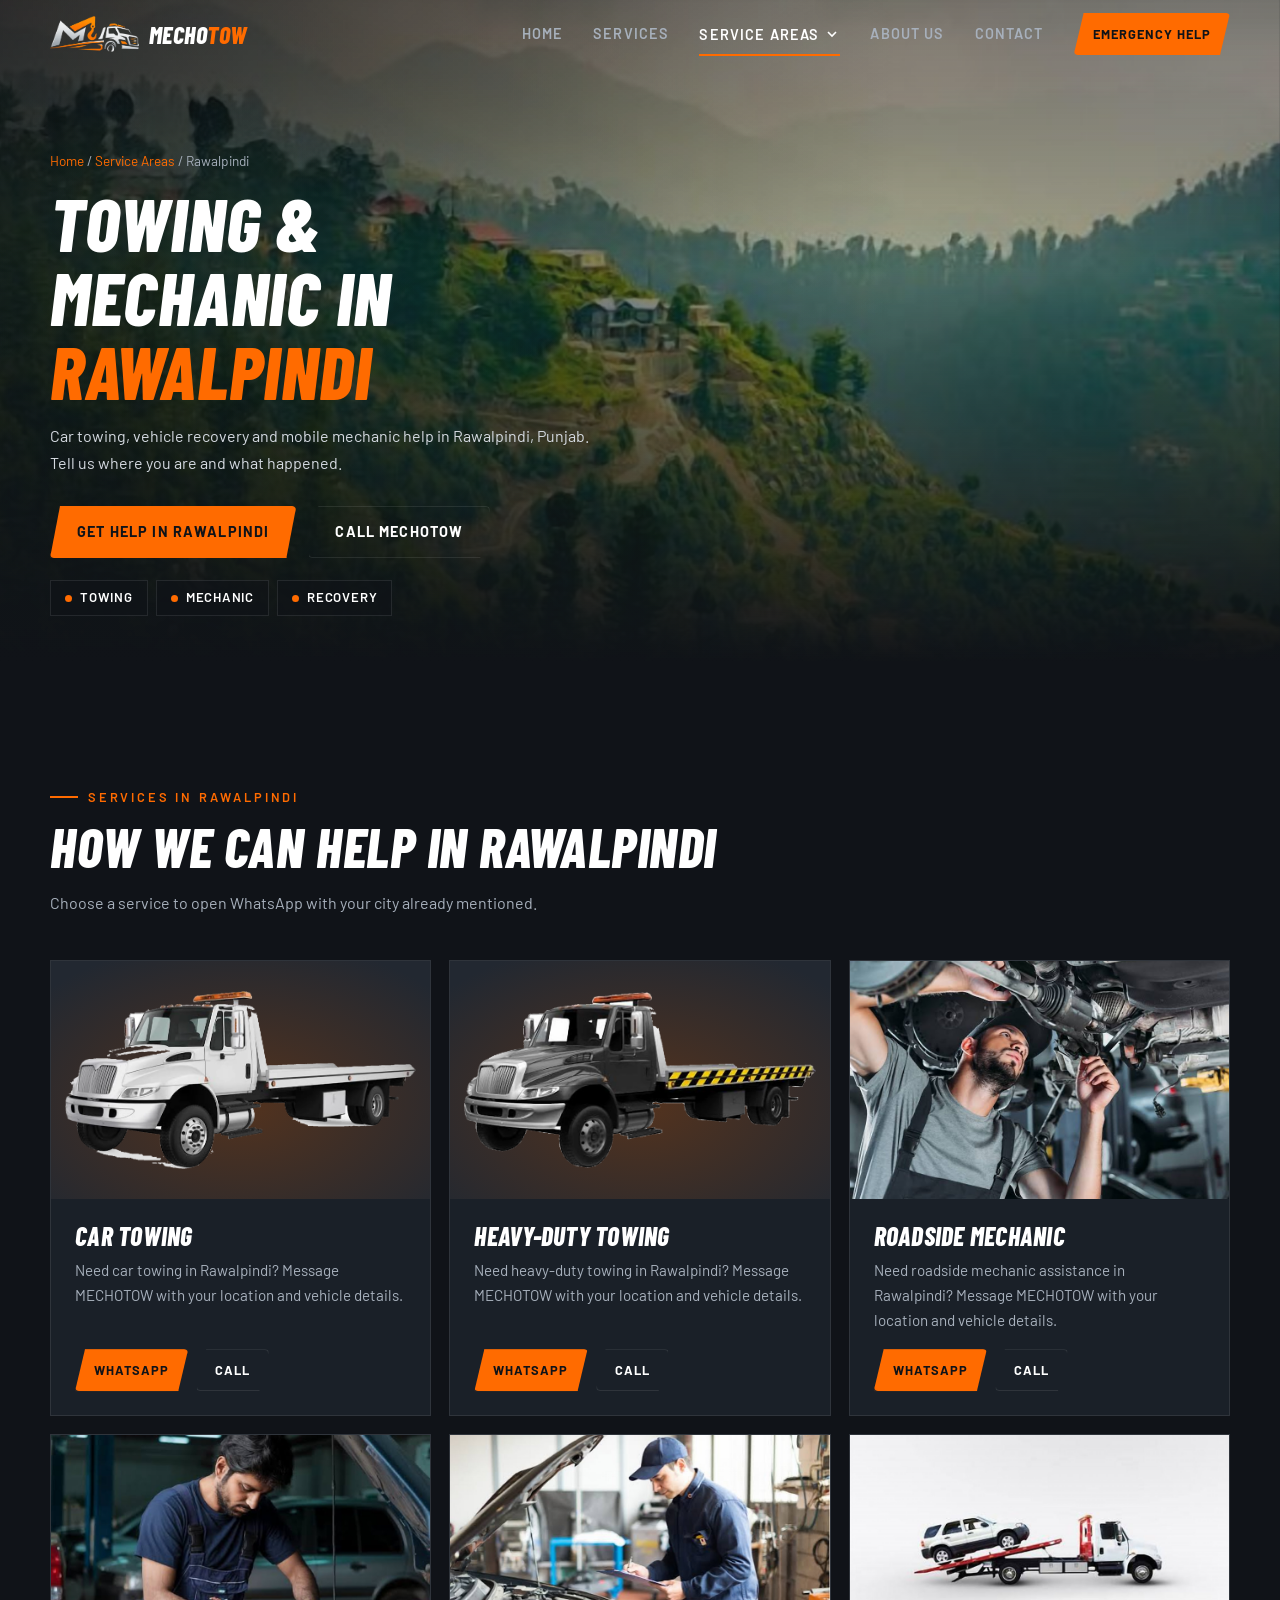
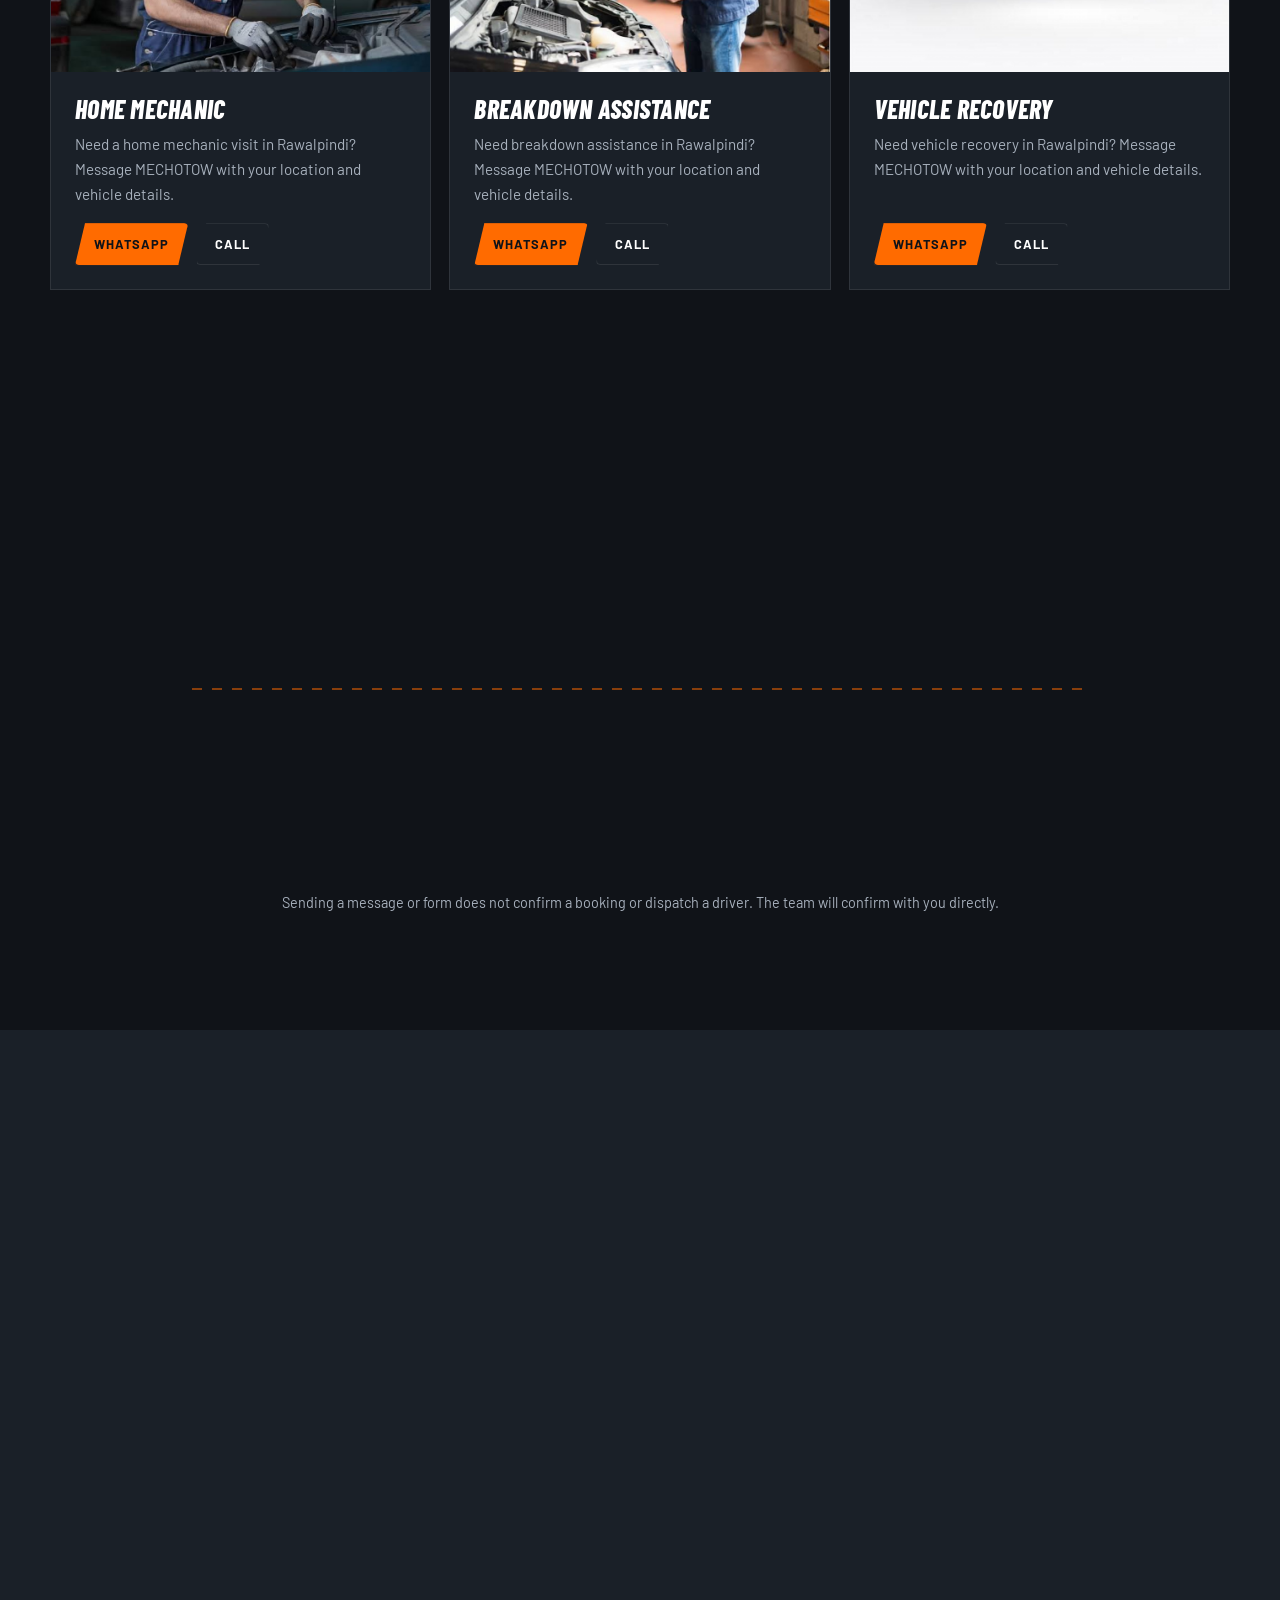
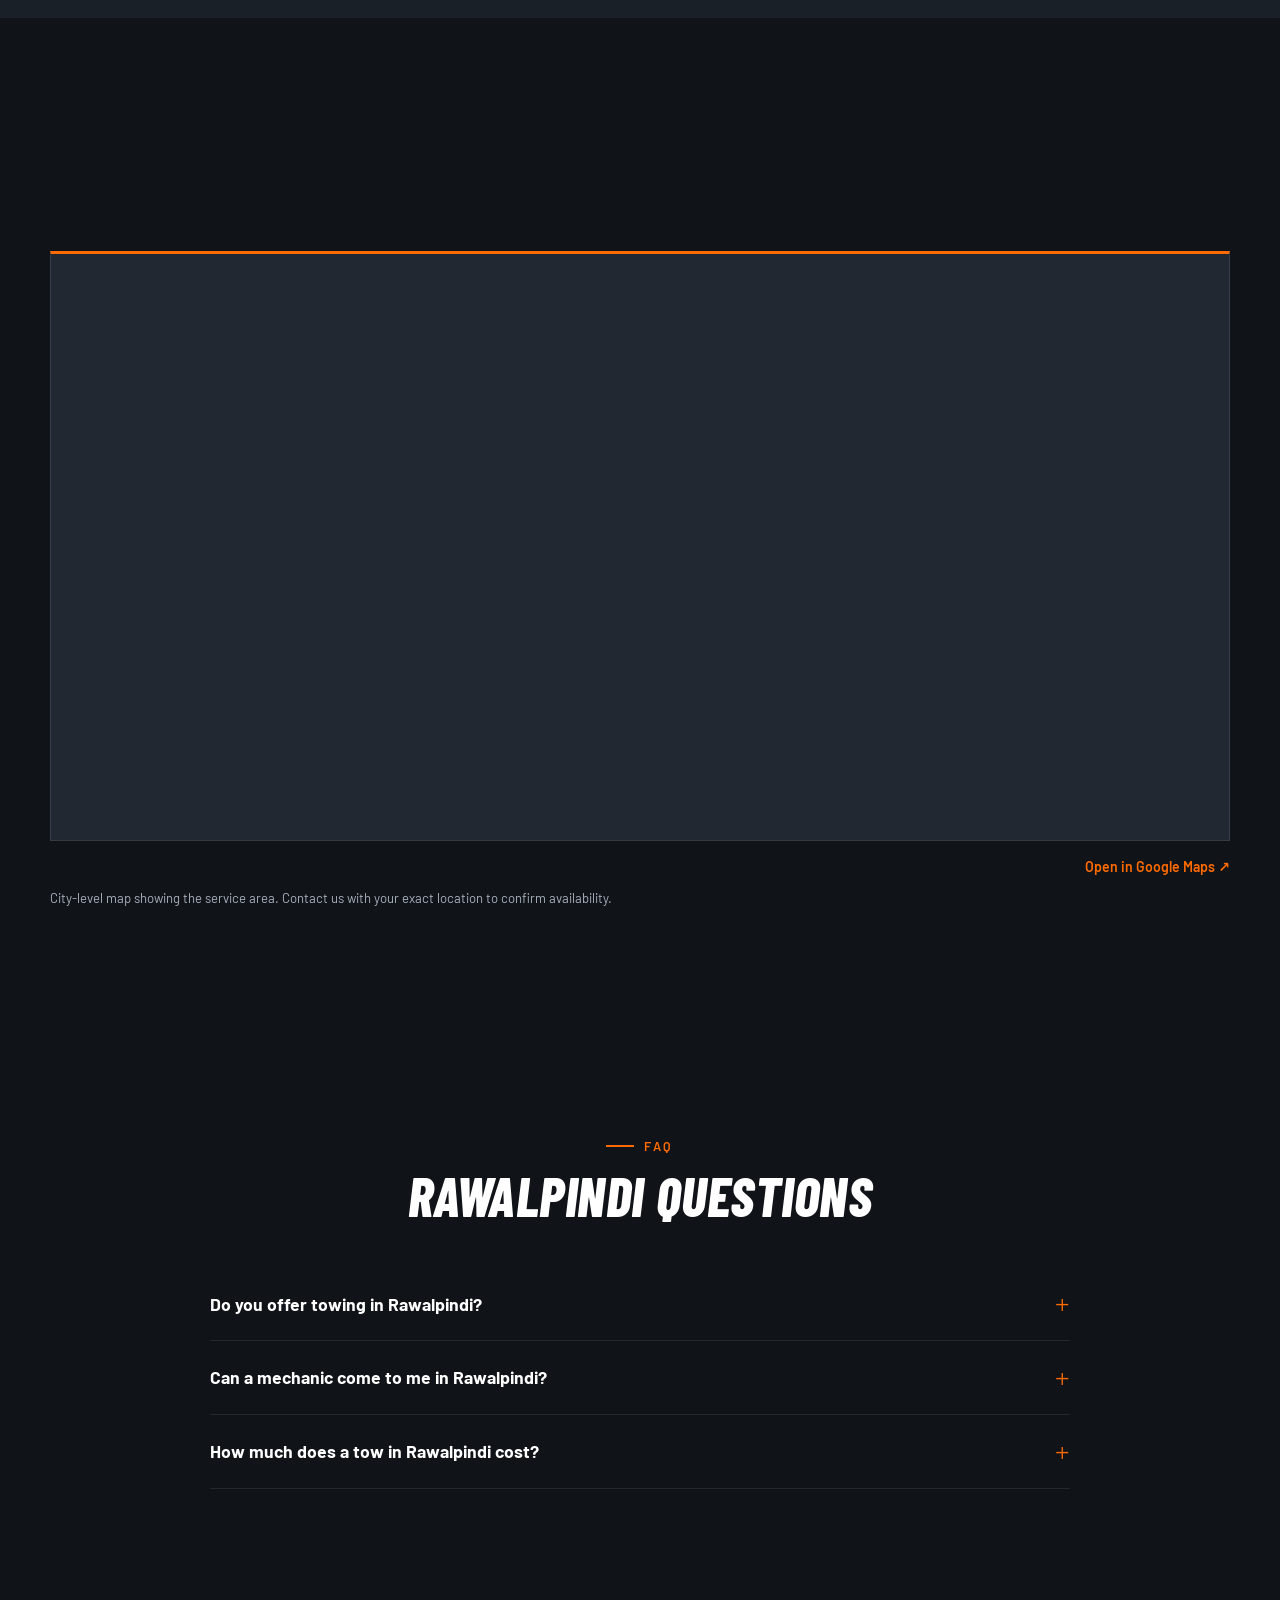
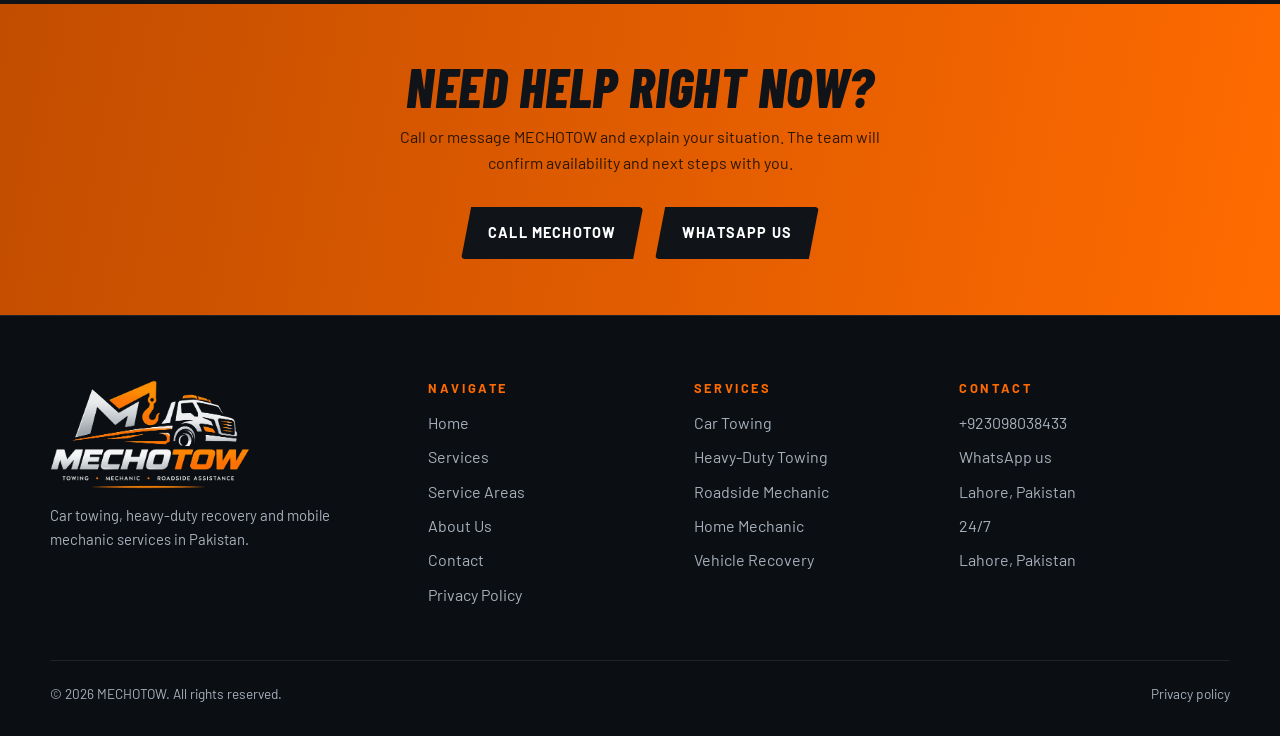
<file: rawalpindi.html>
<!DOCTYPE html>
<html lang="en"><head><meta charset="utf-8"><meta name="viewport" content="width=device-width, initial-scale=1, viewport-fit=cover">
<title>Towing &amp; Mechanic Services in Rawalpindi | MECHOTOW</title><meta name="description" content="MECHOTOW car towing, vehicle recovery and mobile mechanic services in Rawalpindi, Punjab. Call or WhatsApp to confirm availability.">
<meta property="og:title" content="Towing &amp; Mechanic Services in Rawalpindi | MECHOTOW"><meta property="og:description" content="MECHOTOW car towing, vehicle recovery and mobile mechanic services in Rawalpindi, Punjab. Call or WhatsApp to confirm availability."><meta property="og:type" content="website"><meta property="og:image" content="assets/img/cities/rawalpindi.jpg">
<meta name="theme-color" content="#101318"><link rel="icon" href="assets/img/favicon.png">
<link rel="preconnect" href="https://fonts.googleapis.com"><link rel="preconnect" href="https://fonts.gstatic.com" crossorigin>
<link href="https://fonts.googleapis.com/css2?family=Barlow+Condensed:ital,wght@1,700;1,800&family=Barlow:wght@400;500;600&display=swap" rel="stylesheet">
<link rel="stylesheet" href="css/style.css">
<script type="application/ld+json" id="ld">{"@context":"https://schema.org","@type":"AutoTowing","name":"MECHOTOW","areaServed":{"@type":"City","name":"Rawalpindi"},"description":"Car towing, heavy-duty recovery, roadside mechanic and home mechanic services in Pakistan.","image":"assets/img/og-image.jpg"}</script>
</head><body><header id="hd"><div class="wrap nav"><a class="brand" href="index.html" aria-label="MECHOTOW home"><img src="assets/img/logo-mark.webp" alt="" width="72" height="40"><b>MECHO<i>TOW</i></b></a>
<button class="burger" id="bg" aria-label="Menu" aria-expanded="false" aria-controls="lk"><i></i><i></i><i></i></button>
<nav class="links" id="lk" aria-label="Main"><a href="index.html">Home</a><a href="services.html">Services</a><div class="dd"><button class="ddb" id="ddbtn" type="button" aria-expanded="false" aria-controls="ddm">Service Areas <svg viewBox="0 0 24 24" width="16" height="16" fill="none" stroke="currentColor" stroke-width="2.4"><path d="M6 9l6 6 6-6"/></svg></button><div class="ddm" id="ddm"><a href="service-areas.html" class="all">All service areas →</a><a href="lahore.html">Lahore</a><a href="islamabad.html">Islamabad</a><a href="rawalpindi.html">Rawalpindi</a><a href="faisalabad.html">Faisalabad</a><a href="multan.html">Multan</a><a href="gujranwala.html">Gujranwala</a><a href="sialkot.html">Sialkot</a><a href="sargodha.html">Sargodha</a><a href="bahawalpur.html">Bahawalpur</a></div></div><a href="about.html">About Us</a><a href="contact.html">Contact</a><a class="btn p sm" data-wa="tow" href="contact.html">Emergency Help</a></nav></div></header><main><section class="chero"><img class="bgi" src="assets/img/cities/rawalpindi.jpg" alt="Rawalpindi, Pakistan" fetchpriority="high"><div class="wrap"><div class="crumb"><a href="index.html">Home</a> / <a href="service-areas.html">Service Areas</a> / Rawalpindi</div>
<h1><span class="line"><span>Towing &amp; Mechanic in <em style="color:var(--o);font-style:inherit">Rawalpindi</em></span></span></h1><p class="lead fade">Car towing, vehicle recovery and mobile mechanic help in Rawalpindi, Punjab. Tell us where you are and what happened.</p>
<div class="ctas fade"><a class="btn p" data-wa="tow" data-msg="Hello MECHOTOW, I need emergency car towing in Rawalpindi." href="contact.html?service=tow">Get Help in Rawalpindi</a><a class="btn" data-call href="contact.html">Call MECHOTOW</a></div>
<div class="chips fade"><span>Towing</span><span>Mechanic</span><span>Recovery</span></div></div></section>
<section><div class="wrap"><div class="rv"><div class="eyebrow">Services in Rawalpindi</div><h2>How we can help in Rawalpindi</h2><p class="lead">Choose a service to open WhatsApp with your city already mentioned.</p></div><div class="ov"><article class="sv rv" style="--d:0.0s"><div class="im cut"><img src="assets/img/car-towing.webp" alt="Car Towing in Rawalpindi" loading="lazy"></div><div class="sb"><h3>Car Towing</h3><p>Need car towing in Rawalpindi? Message MECHOTOW with your location and vehicle details.</p><div class="sa"><a class="btn p sm" data-wa="tow" data-msg="Hello MECHOTOW, I need car towing in Rawalpindi." href="contact.html?service=tow">WhatsApp</a><a class="btn sm" data-call href="contact.html">Call</a></div></div></article><article class="sv rv" style="--d:0.1s"><div class="im cut"><img src="assets/img/heavy-duty-towing.webp" alt="Heavy-Duty Towing in Rawalpindi" loading="lazy"></div><div class="sb"><h3>Heavy-Duty Towing</h3><p>Need heavy-duty towing in Rawalpindi? Message MECHOTOW with your location and vehicle details.</p><div class="sa"><a class="btn p sm" data-wa="heavy" data-msg="Hello MECHOTOW, I need heavy-duty towing in Rawalpindi." href="contact.html?service=heavy">WhatsApp</a><a class="btn sm" data-call href="contact.html">Call</a></div></div></article><article class="sv rv" style="--d:0.2s"><div class="im"><img src="assets/img/roadside-mechanic.jpg" alt="Roadside Mechanic in Rawalpindi" loading="lazy"></div><div class="sb"><h3>Roadside Mechanic</h3><p>Need roadside mechanic assistance in Rawalpindi? Message MECHOTOW with your location and vehicle details.</p><div class="sa"><a class="btn p sm" data-wa="road" data-msg="Hello MECHOTOW, I need roadside mechanic assistance in Rawalpindi." href="contact.html?service=road">WhatsApp</a><a class="btn sm" data-call href="contact.html">Call</a></div></div></article><article class="sv rv" style="--d:0.0s"><div class="im"><img src="assets/img/home-mechanic.jpg" alt="Home Mechanic in Rawalpindi" loading="lazy"></div><div class="sb"><h3>Home Mechanic</h3><p>Need a home mechanic visit in Rawalpindi? Message MECHOTOW with your location and vehicle details.</p><div class="sa"><a class="btn p sm" data-wa="home" data-msg="Hello MECHOTOW, I need a home mechanic visit in Rawalpindi." href="contact.html?service=home">WhatsApp</a><a class="btn sm" data-call href="contact.html">Call</a></div></div></article><article class="sv rv" style="--d:0.1s"><div class="im"><img src="assets/img/breakdown-inspection.jpg" alt="Breakdown Assistance in Rawalpindi" loading="lazy"></div><div class="sb"><h3>Breakdown Assistance</h3><p>Need breakdown assistance in Rawalpindi? Message MECHOTOW with your location and vehicle details.</p><div class="sa"><a class="btn p sm" data-wa="breakdown" data-msg="Hello MECHOTOW, I need breakdown assistance in Rawalpindi." href="contact.html?service=breakdown">WhatsApp</a><a class="btn sm" data-call href="contact.html">Call</a></div></div></article><article class="sv rv" style="--d:0.2s"><div class="im"><img src="assets/img/vehicle-recovery.jpg" alt="Vehicle Recovery in Rawalpindi" loading="lazy"></div><div class="sb"><h3>Vehicle Recovery</h3><p>Need vehicle recovery in Rawalpindi? Message MECHOTOW with your location and vehicle details.</p><div class="sa"><a class="btn p sm" data-wa="recovery" data-msg="Hello MECHOTOW, I need vehicle recovery in Rawalpindi." href="contact.html?service=recovery">WhatsApp</a><a class="btn sm" data-call href="contact.html">Call</a></div></div></article></div></div></section>
<section><div class="wrap"><div class="rv" style="text-align:center"><div class="eyebrow" style="justify-content:center">How it works</div><h2>Three simple steps</h2></div><div class="st">
<div class="step rv"><div class="n">01</div><h3>Contact Us</h3><p>Call MECHOTOW or start a WhatsApp conversation.</p></div>
<div class="step rv" style="--d:.12s"><div class="n">02</div><h3>Explain Your Situation</h3><p>Share your location, vehicle details, and the type of assistance required.</p></div>
<div class="step rv" style="--d:.24s"><div class="n">03</div><h3>Confirm Availability</h3><p>Discuss service availability, pricing, and the next steps directly with the MECHOTOW team.</p></div></div>
<p class="note">Sending a message or form does not confirm a booking or dispatch a driver. The team will confirm with you directly.</p></div></section>
<section class="band"><div class="wrap"><div class="rv"><div class="eyebrow">Also serving</div><h2>Nearby service areas</h2></div><div class="mini"><a class="cc rv" href="islamabad.html" aria-label="Islamabad service area"><img src="assets/img/cities/islamabad-sm.jpg" alt="Islamabad, Pakistan" loading="lazy"><div><h3>Islamabad</h3><span>Islamabad Capital Territory</span><em>View services →</em></div></a><a class="cc rv" href="gujranwala.html" aria-label="Gujranwala service area"><img src="assets/img/cities/gujranwala-sm.jpg" alt="Gujranwala, Pakistan" loading="lazy"><div><h3>Gujranwala</h3><span>Punjab</span><em>View services →</em></div></a><a class="cc rv" href="sargodha.html" aria-label="Sargodha service area"><img src="assets/img/cities/sargodha-sm.jpg" alt="Sargodha, Pakistan" loading="lazy"><div><h3>Sargodha</h3><span>Punjab</span><em>View services →</em></div></a></div></div></section>
<section><div class="wrap"><div class="rv"><div class="eyebrow">On the map</div><h2>Service area: Rawalpindi</h2></div><div class="mapwrap rv" data-map="Rawalpindi, Pakistan"><div class="mapbox"></div><div class="mapbar"><a href="#" target="_blank" rel="noopener">Open in Google Maps ↗</a></div><p class="mapnote">City-level map showing the service area. Contact us with your exact location to confirm availability.</p></div></div></section>
<section><div class="wrap"><div class="rv" style="text-align:center"><div class="eyebrow" style="justify-content:center">FAQ</div><h2>Rawalpindi questions</h2></div><div class="faq rv"><details><summary>Do you offer towing in Rawalpindi?</summary><div class="ans"><div><p>MECHOTOW lists Rawalpindi as a service area. Contact us with your exact location and vehicle details and the team will confirm availability.</p></div></div></details><details><summary>Can a mechanic come to me in Rawalpindi?</summary><div class="ans"><div><p>Roadside and home mechanic visits are offered for suitable issues. Describe the problem and your location in Rawalpindi and we will tell you what is possible.</p></div></div></details><details><summary>How much does a tow in Rawalpindi cost?</summary><div class="ans"><div><p>Pricing depends on the service, distance and vehicle. We do not list fixed prices, so please contact MECHOTOW for a quote.</p></div></div></details></div></div></section><section class="cta"><div class="wrap rv"><h2>Need help right now?</h2><p>Call or message MECHOTOW and explain your situation. The team will confirm availability and next steps with you.</p><div class="ctas" style="justify-content:center"><a class="btn" data-call href="contact.html">Call MECHOTOW</a><a class="btn" data-wa="tow" href="contact.html">WhatsApp Us</a></div></div></section></main><footer><div class="wrap"><div class="fg">
<div><img src="assets/img/logo.webp" alt="MECHOTOW logo" width="200" height="107" loading="lazy"><p>Car towing, heavy-duty recovery and mobile mechanic services in Pakistan.</p></div>
<div><h4>Navigate</h4><ul><li><a href="index.html">Home</a></li><li><a href="services.html">Services</a></li><li><a href="service-areas.html">Service Areas</a></li><li><a href="about.html">About Us</a></li><li><a href="contact.html">Contact</a></li><li><a href="privacy.html">Privacy Policy</a></li></ul></div>
<div><h4>Services</h4><ul><li><a href="services.html#car-towing">Car Towing</a></li><li><a href="services.html#heavy-duty">Heavy-Duty Towing</a></li><li><a href="services.html#roadside">Roadside Mechanic</a></li><li><a href="services.html#home">Home Mechanic</a></li><li><a href="services.html#recovery">Vehicle Recovery</a></li></ul></div>
<div><h4>Contact</h4><ul><li><a data-call data-phone href="contact.html">Phone</a></li><li><a data-wa="tow" href="contact.html">WhatsApp us</a></li><li data-area></li><li data-hours></li><li data-addr></li><li id="soc"></li></ul></div>
</div><div class="fb"><span>© <span data-yr></span> MECHOTOW. All rights reserved.</span><a href="privacy.html">Privacy policy</a></div></div></footer>
<nav class="mb" aria-label="Quick contact"><a data-call href="contact.html">Call</a><a class="w" data-wa="tow" href="contact.html">WhatsApp</a></nav><div class="toast" id="ts" role="status" aria-live="polite"></div>
<script src="js/config.js"></script><script src="js/main.js"></script></body></html>
</file>
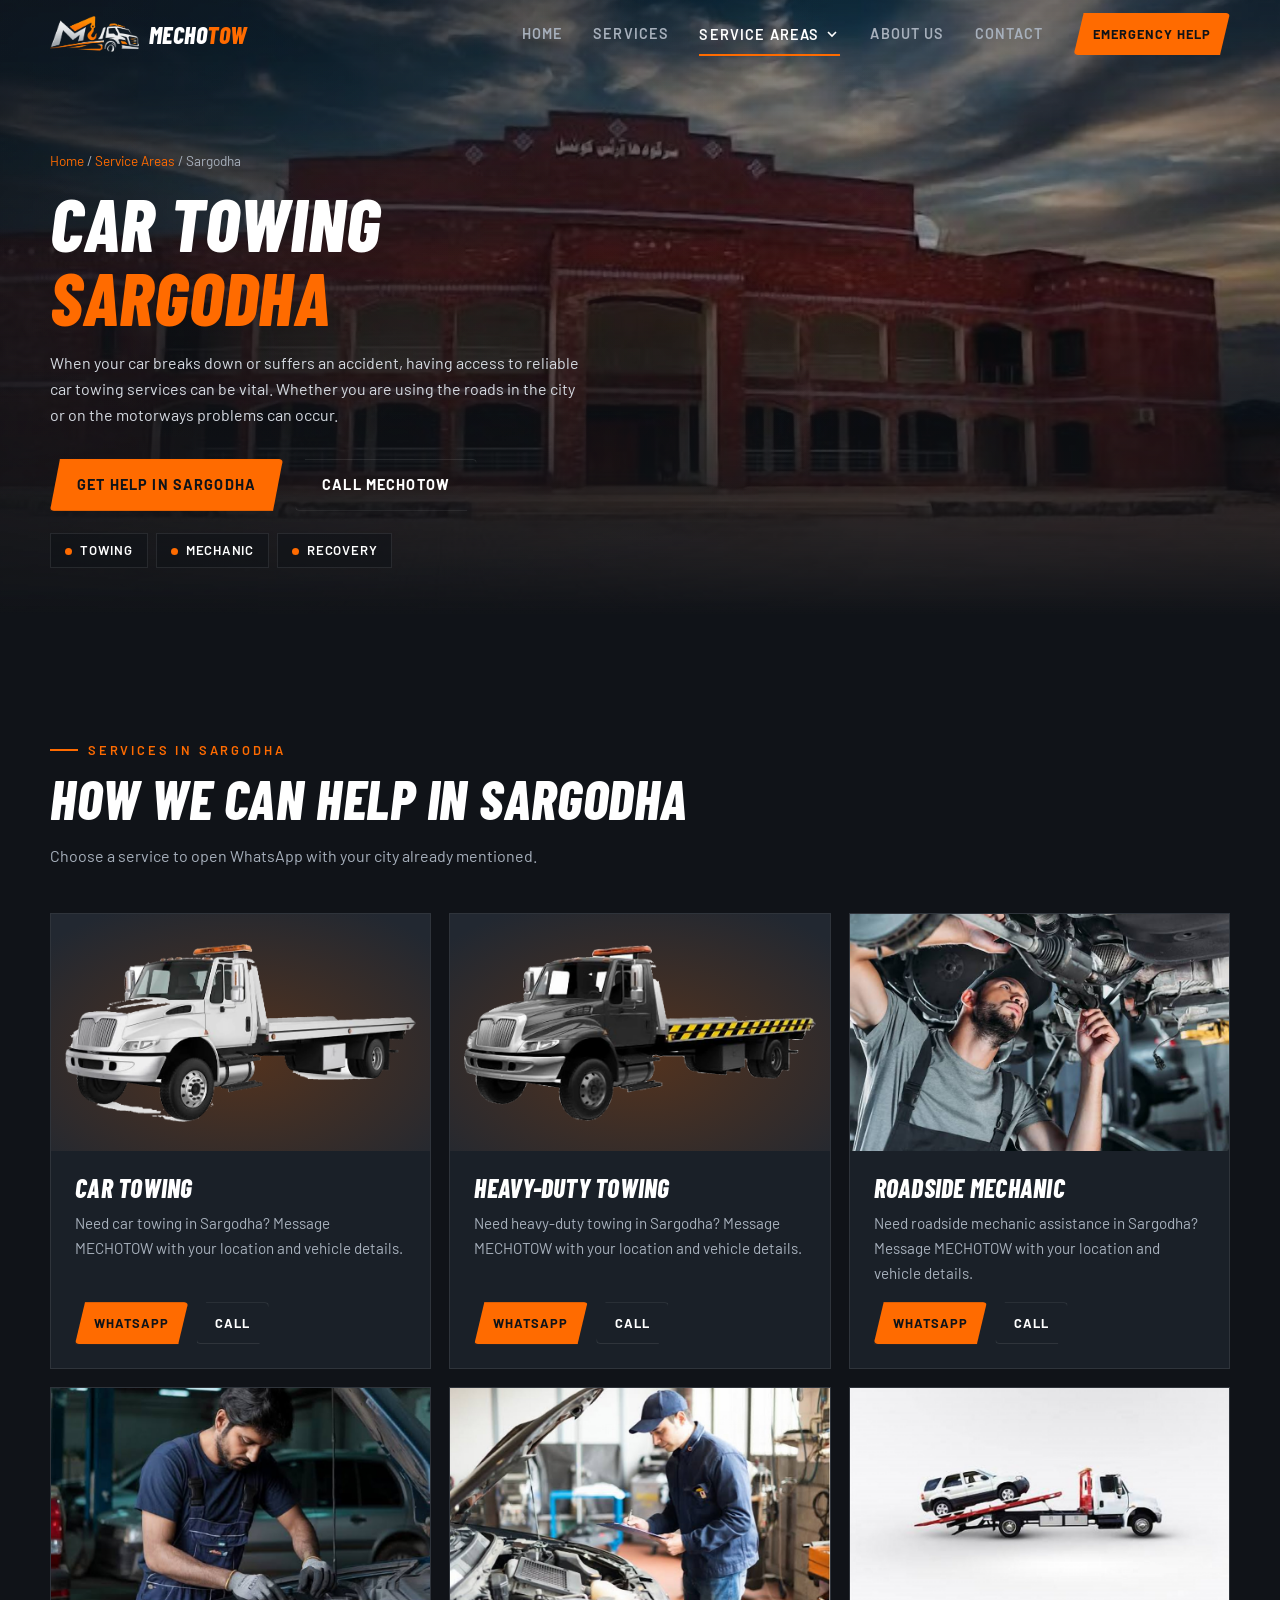
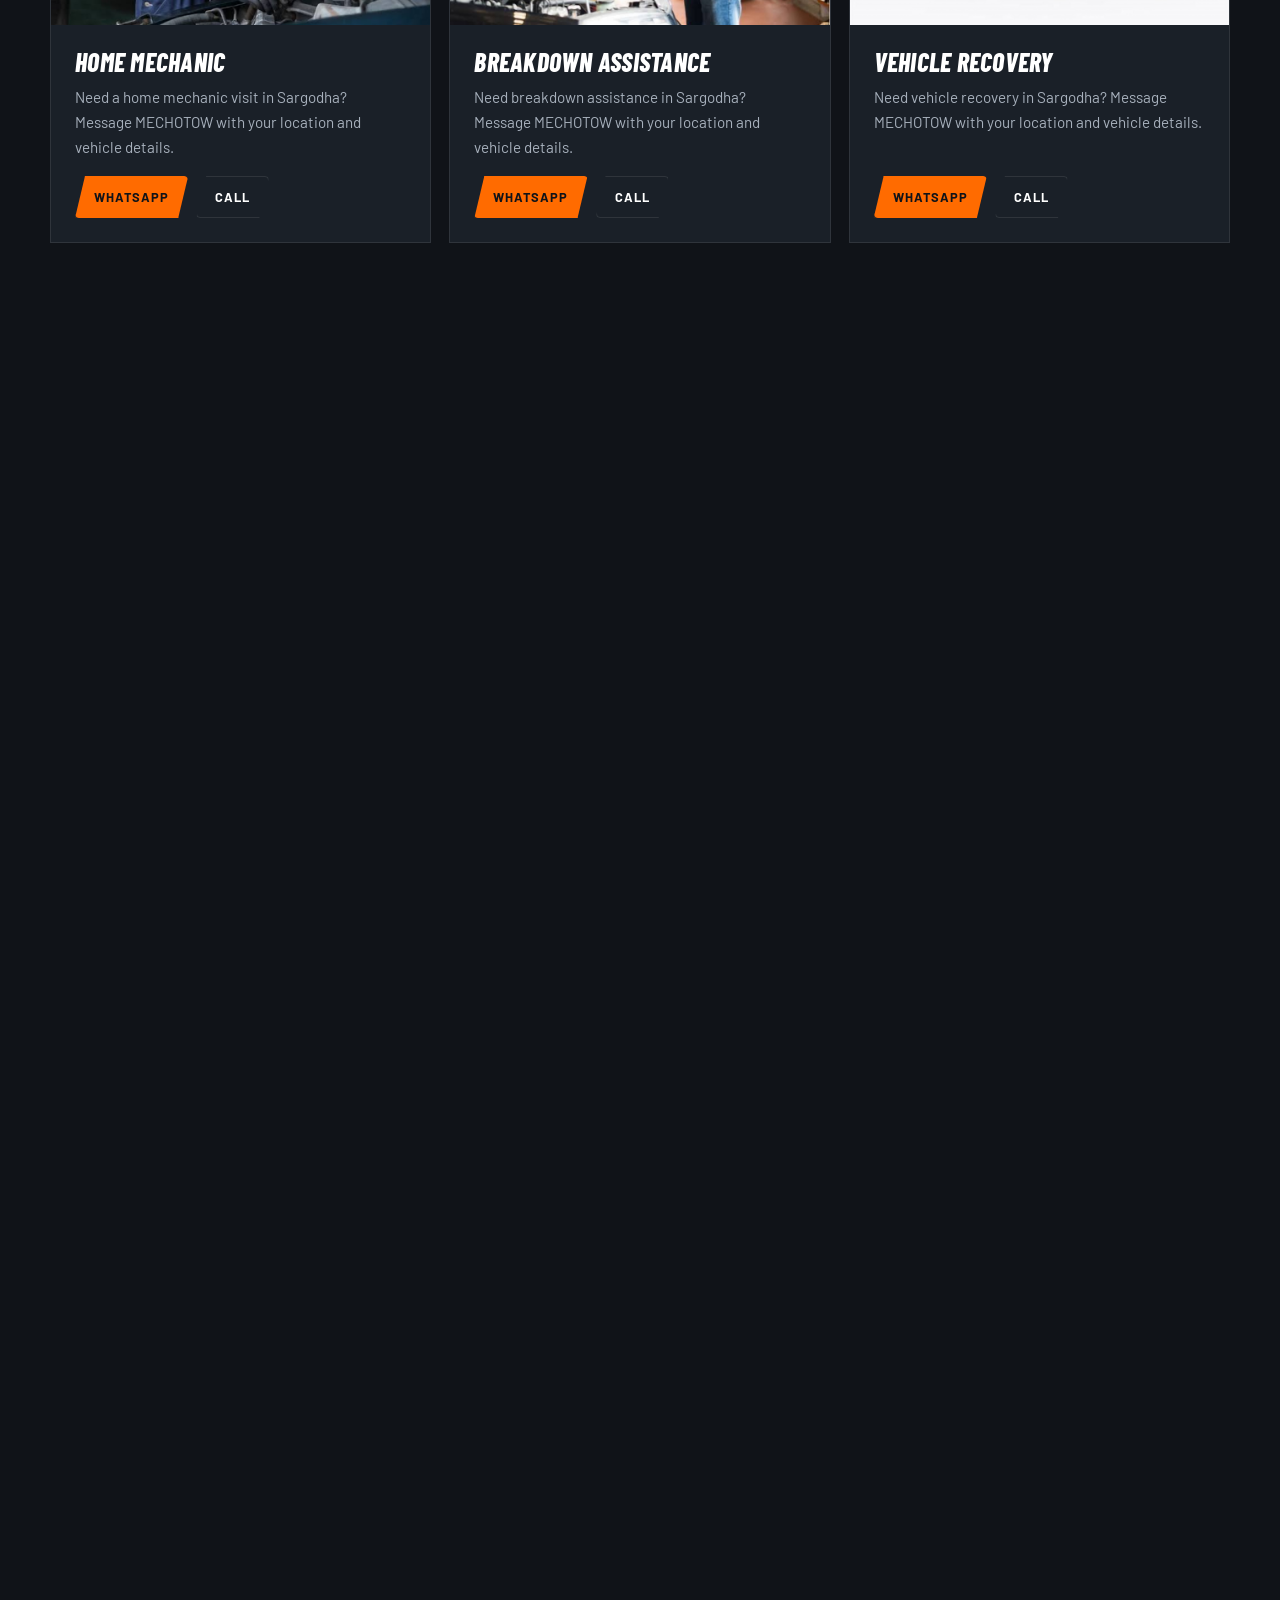
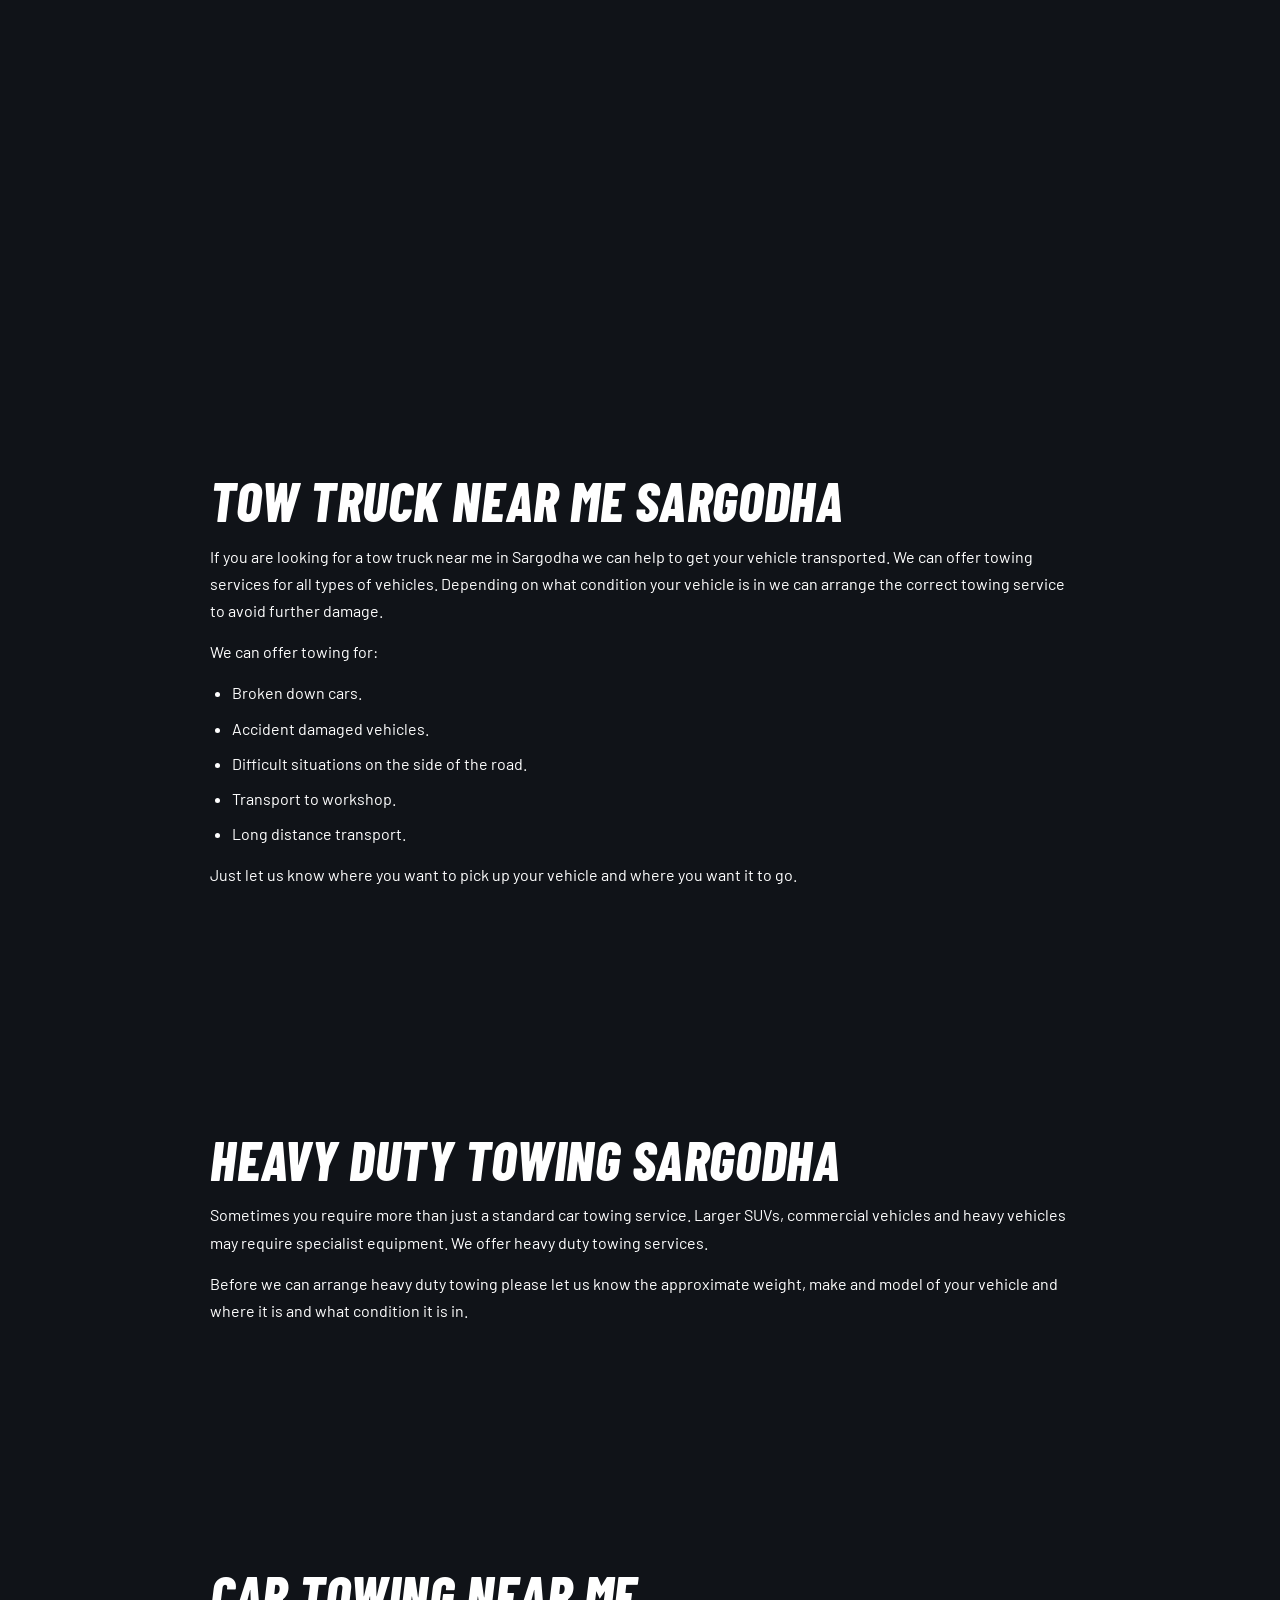
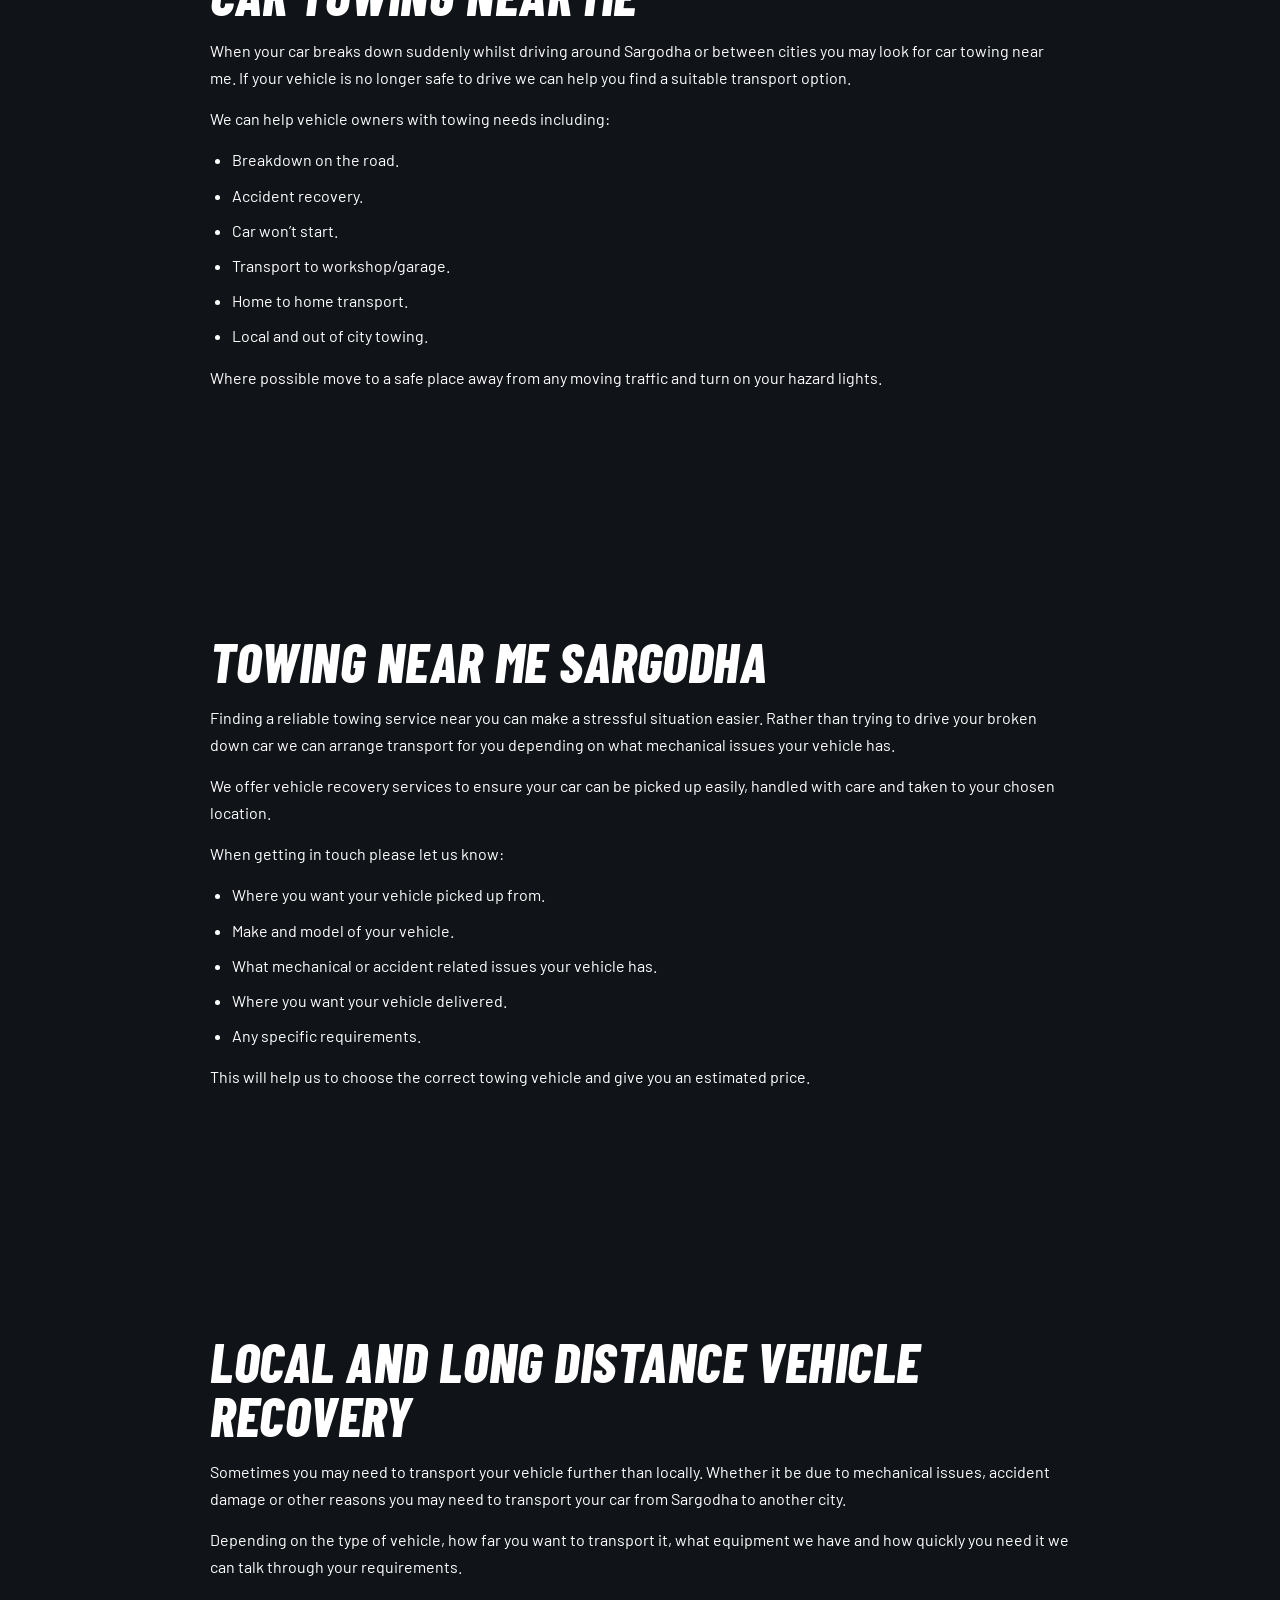
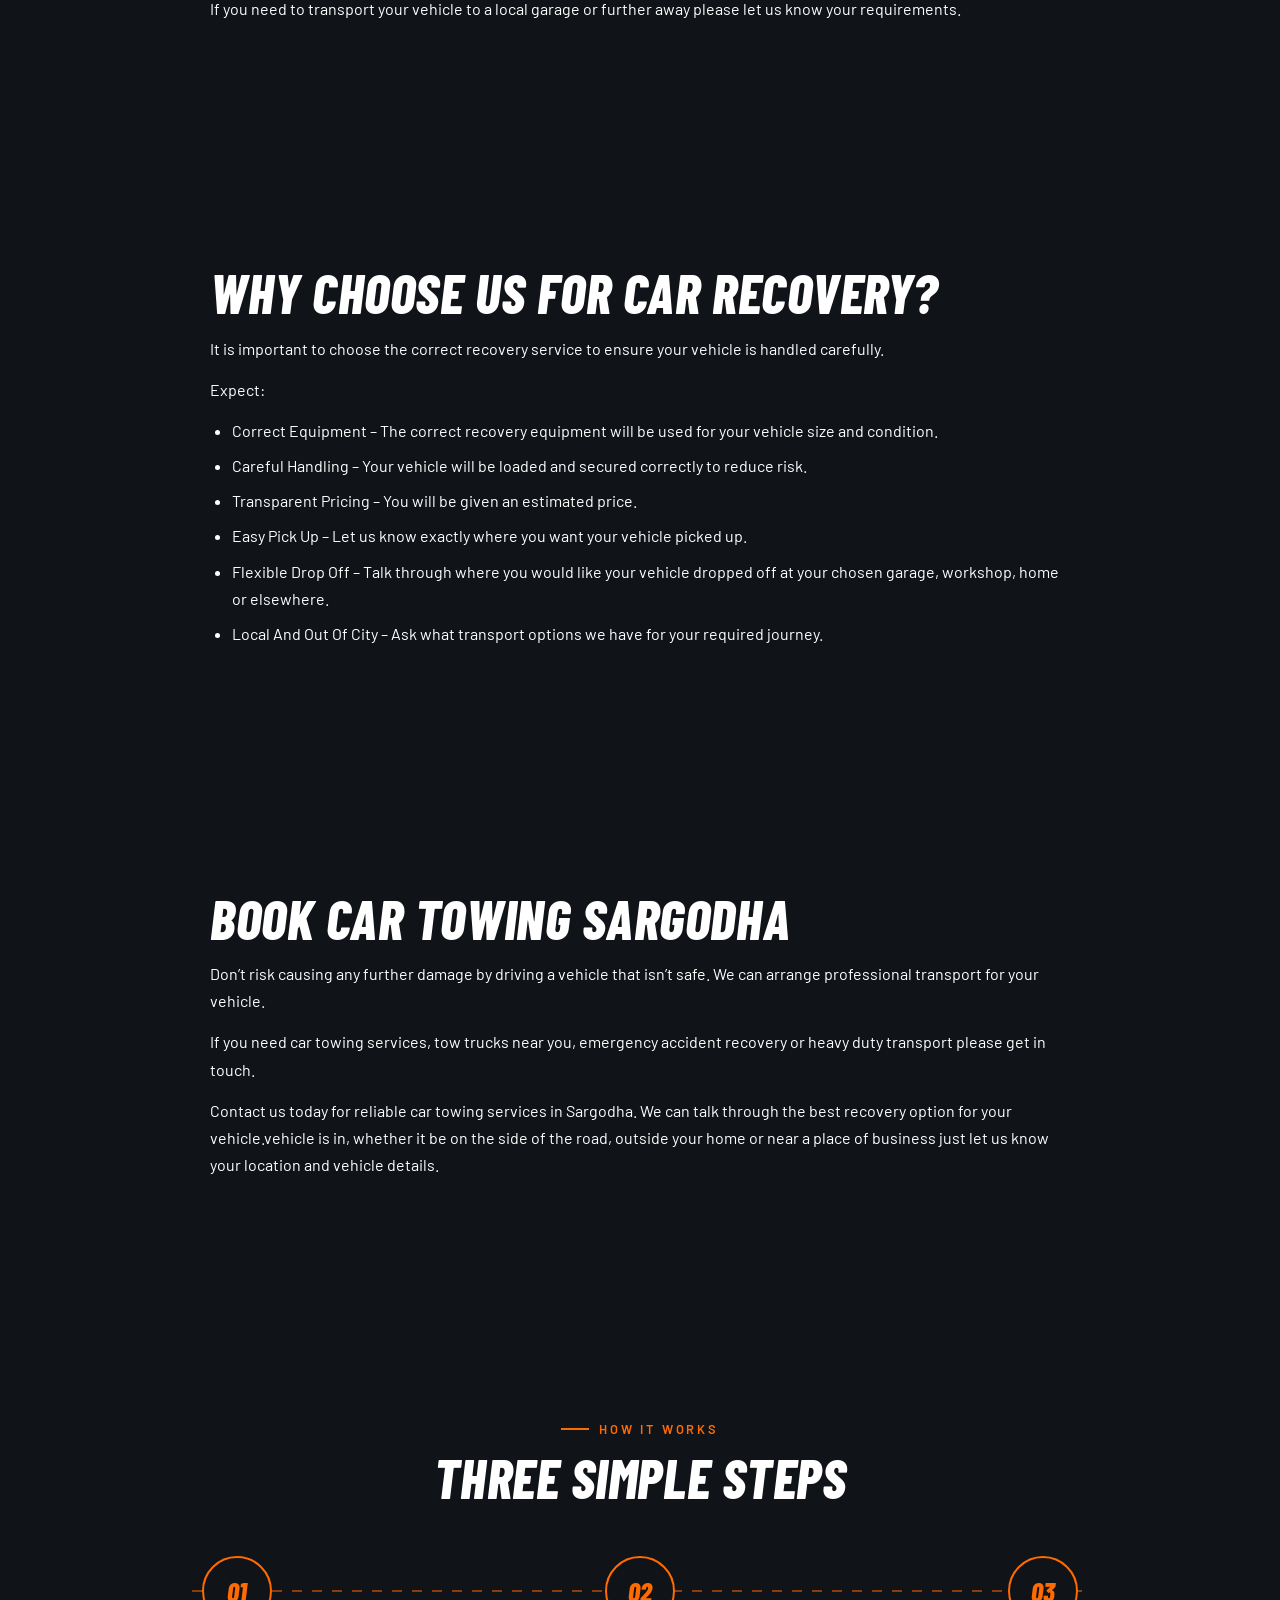
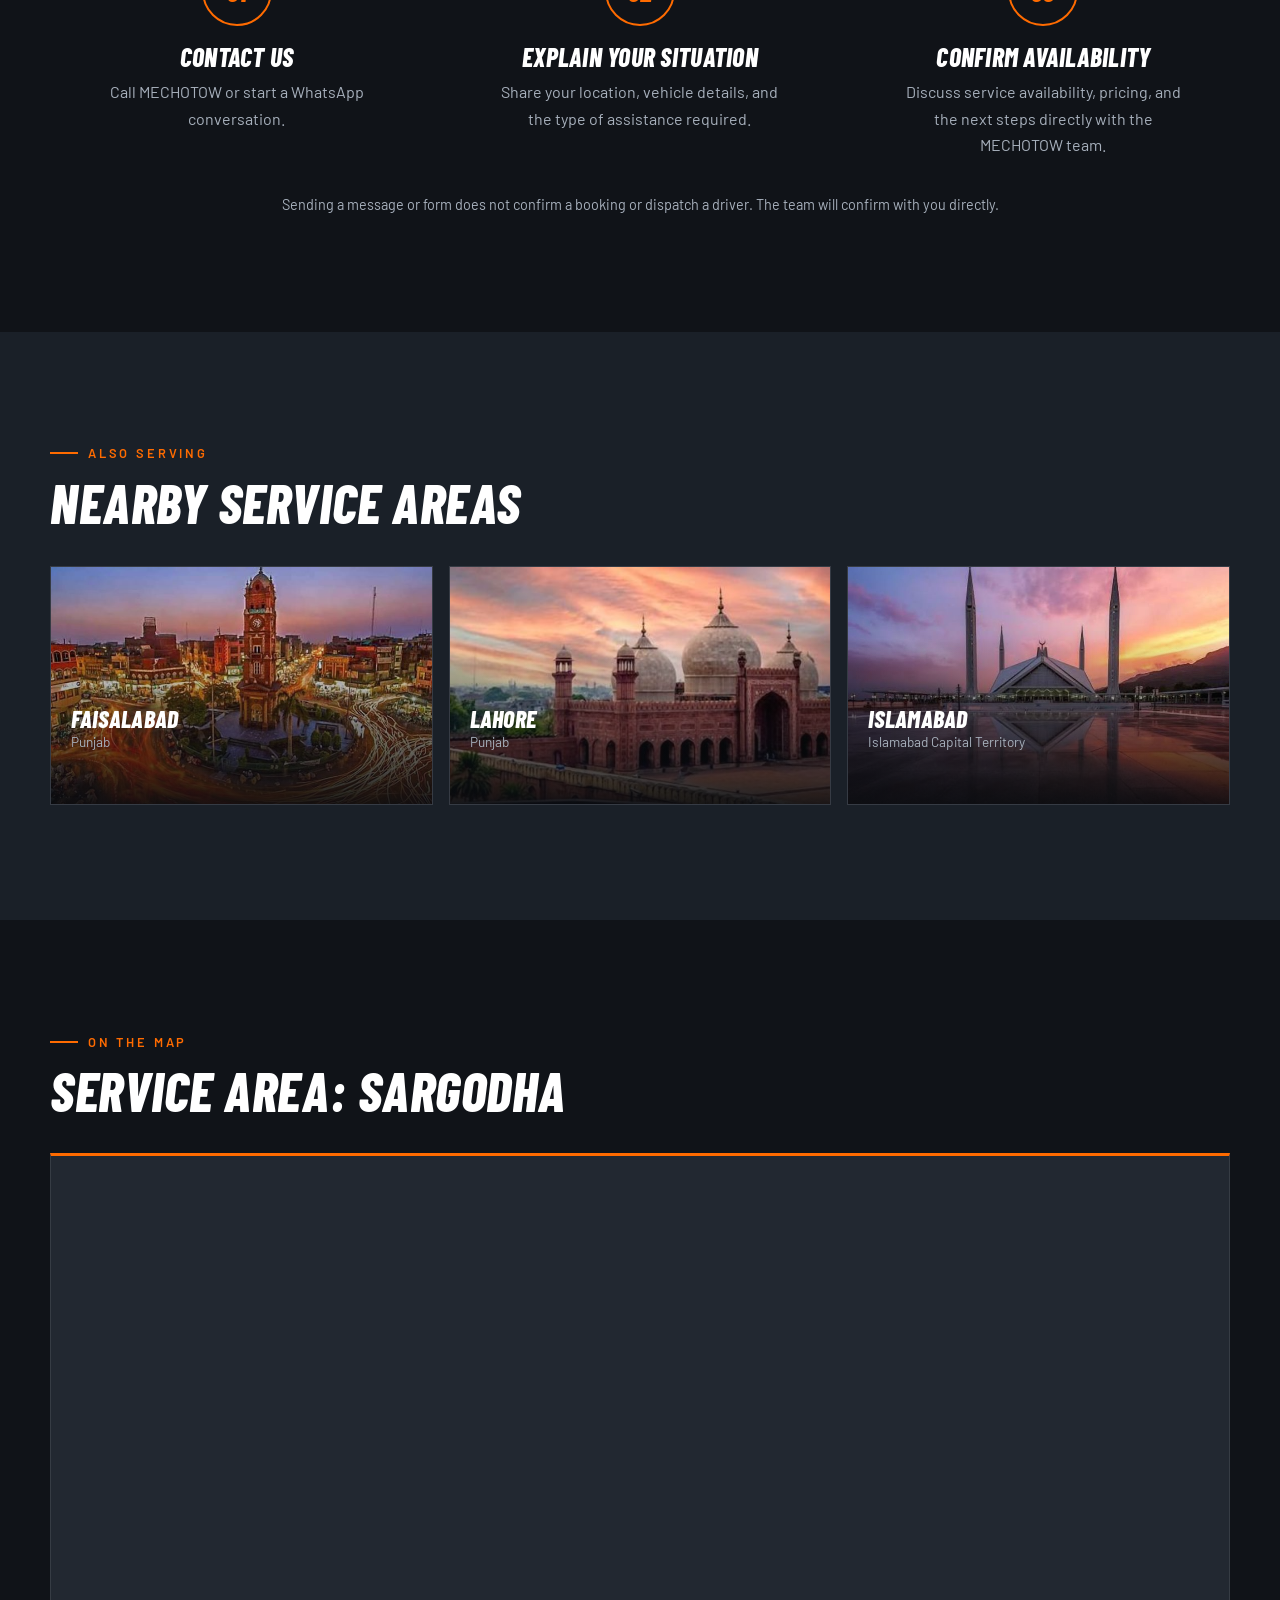
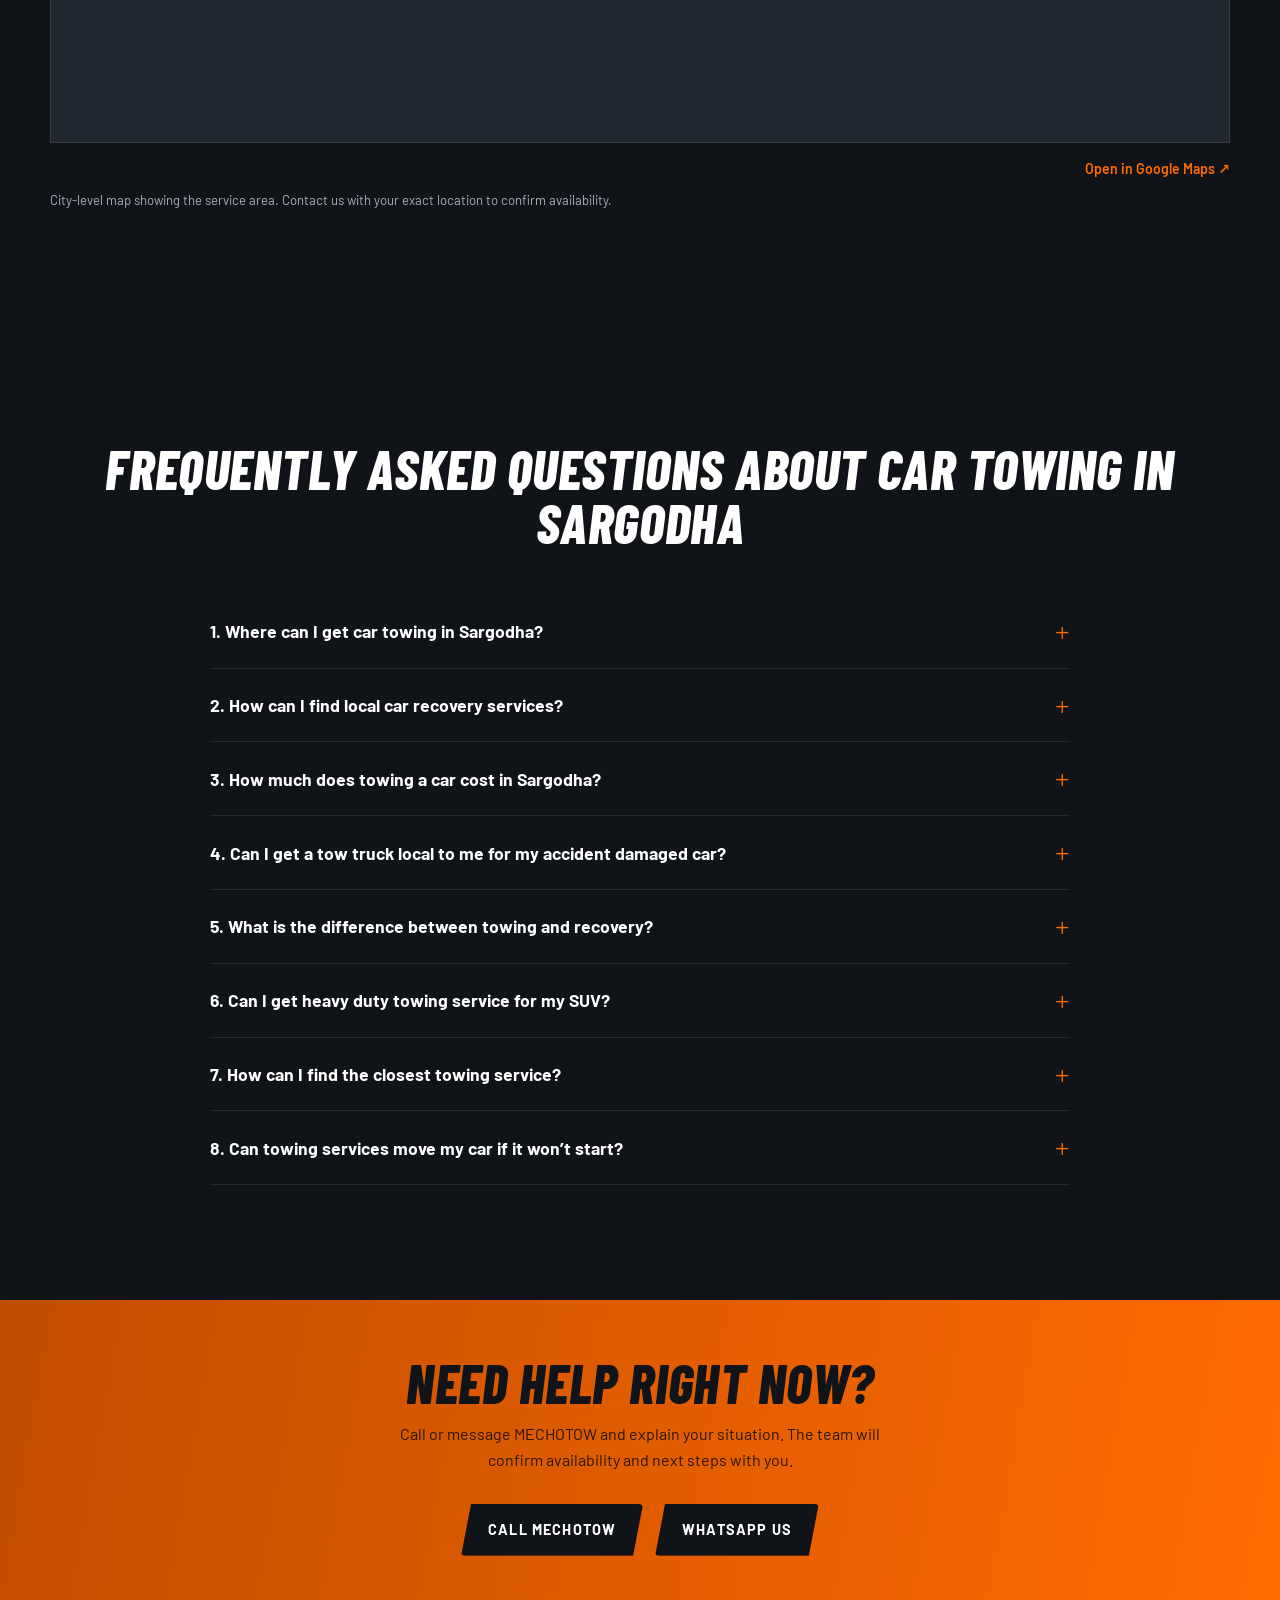
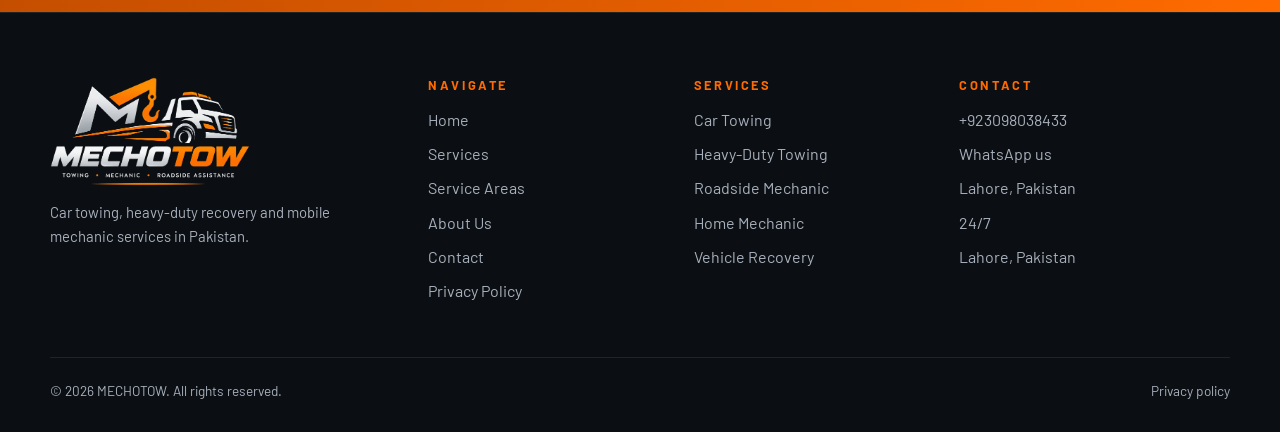
<file: sargodha.html>
<!DOCTYPE html>
<html lang="en"><head><meta charset="utf-8"><meta name="viewport" content="width=device-width, initial-scale=1, viewport-fit=cover">
<title>Car Towing in Sargodha – 24/7 Recovery &amp; Tow Truck Service</title><meta name="description" content="Need car towing in Sargodha? Get reliable car recovery, emergency towing and tow truck assistance for breakdowns, accidents and vehicle transportation. Call today!">
<meta property="og:title" content="Car Towing in Sargodha – 24/7 Recovery &amp; Tow Truck Service"><meta property="og:description" content="Need car towing in Sargodha? Get reliable car recovery, emergency towing and tow truck assistance for breakdowns, accidents and vehicle transportation. Call today!"><meta property="og:type" content="website"><meta property="og:image" content="assets/img/cities/sargodha.jpg">
<meta name="theme-color" content="#101318"><link rel="icon" href="assets/img/favicon.png">
<link rel="preconnect" href="https://fonts.googleapis.com"><link rel="preconnect" href="https://fonts.gstatic.com" crossorigin>
<link href="https://fonts.googleapis.com/css2?family=Barlow+Condensed:ital,wght@1,700;1,800&family=Barlow:wght@400;500;600&display=swap" rel="stylesheet">
<link rel="stylesheet" href="css/style.css">
<style>.seo{max-width:860px}.seo h2{margin-bottom:14px}.seo p{margin:0 0 14px;line-height:1.7}.seo ul,.seo ol{margin:0 0 14px;padding-left:22px;line-height:1.7}.seo li{margin-bottom:8px}</style>
<script type="application/ld+json" id="ld">{"@context":"https://schema.org","@type":"AutoTowing","name":"MECHOTOW","areaServed":{"@type":"City","name":"Sargodha"},"description":"Car towing, heavy-duty recovery, roadside mechanic and home mechanic services in Pakistan.","image":"assets/img/og-image.jpg"}</script>
</head><body><header id="hd"><div class="wrap nav"><a class="brand" href="index.html" aria-label="MECHOTOW home"><img src="assets/img/logo-mark.webp" alt="" width="72" height="40"><b>MECHO<i>TOW</i></b></a>
<button class="burger" id="bg" aria-label="Menu" aria-expanded="false" aria-controls="lk"><i></i><i></i><i></i></button>
<nav class="links" id="lk" aria-label="Main"><a href="index.html">Home</a><a href="services.html">Services</a><div class="dd"><button class="ddb" id="ddbtn" type="button" aria-expanded="false" aria-controls="ddm">Service Areas <svg viewBox="0 0 24 24" width="16" height="16" fill="none" stroke="currentColor" stroke-width="2.4"><path d="M6 9l6 6 6-6"/></svg></button><div class="ddm" id="ddm"><a href="service-areas.html" class="all">All service areas →</a><a href="lahore.html">Lahore</a><a href="islamabad.html">Islamabad</a><a href="rawalpindi.html">Rawalpindi</a><a href="faisalabad.html">Faisalabad</a><a href="multan.html">Multan</a><a href="gujranwala.html">Gujranwala</a><a href="sialkot.html">Sialkot</a><a href="sargodha.html">Sargodha</a><a href="bahawalpur.html">Bahawalpur</a></div></div><a href="about.html">About Us</a><a href="contact.html">Contact</a><a class="btn p sm" data-wa="tow" href="contact.html">Emergency Help</a></nav></div></header><main><section class="chero"><img class="bgi" src="assets/img/cities/sargodha.jpg" alt="Sargodha, Pakistan" fetchpriority="high"><div class="wrap"><div class="crumb"><a href="index.html">Home</a> / <a href="service-areas.html">Service Areas</a> / Sargodha</div>
<h1><span class="line"><span>Car Towing <em style="color:var(--o);font-style:inherit">Sargodha</em></span></span></h1><p class="lead fade">When your car breaks down or suffers an accident, having access to reliable car towing services can be vital. Whether you are using the roads in the city or on the motorways problems can occur.</p>
<div class="ctas fade"><a class="btn p" data-wa="tow" data-msg="Hello MECHOTOW, I need emergency car towing in Sargodha." href="contact.html?service=tow">Get Help in Sargodha</a><a class="btn" data-call href="contact.html">Call MECHOTOW</a></div>
<div class="chips fade"><span>Towing</span><span>Mechanic</span><span>Recovery</span></div></div></section>

<section><div class="wrap"><div class="rv"><div class="eyebrow">Services in Sargodha</div><h2>How we can help in Sargodha</h2><p class="lead">Choose a service to open WhatsApp with your city already mentioned.</p></div><div class="ov"><article class="sv rv" style="--d:0.0s"><div class="im cut"><img src="assets/img/car-towing.webp" alt="Car Towing in Sargodha" loading="lazy"></div><div class="sb"><h3>Car Towing</h3><p>Need car towing in Sargodha? Message MECHOTOW with your location and vehicle details.</p><div class="sa"><a class="btn p sm" data-wa="tow" data-msg="Hello MECHOTOW, I need car towing in Sargodha." href="contact.html?service=tow">WhatsApp</a><a class="btn sm" data-call href="contact.html">Call</a></div></div></article><article class="sv rv" style="--d:0.1s"><div class="im cut"><img src="assets/img/heavy-duty-towing.webp" alt="Heavy-Duty Towing in Sargodha" loading="lazy"></div><div class="sb"><h3>Heavy-Duty Towing</h3><p>Need heavy-duty towing in Sargodha? Message MECHOTOW with your location and vehicle details.</p><div class="sa"><a class="btn p sm" data-wa="heavy" data-msg="Hello MECHOTOW, I need heavy-duty towing in Sargodha." href="contact.html?service=heavy">WhatsApp</a><a class="btn sm" data-call href="contact.html">Call</a></div></div></article><article class="sv rv" style="--d:0.2s"><div class="im"><img src="assets/img/roadside-mechanic.jpg" alt="Roadside Mechanic in Sargodha" loading="lazy"></div><div class="sb"><h3>Roadside Mechanic</h3><p>Need roadside mechanic assistance in Sargodha? Message MECHOTOW with your location and vehicle details.</p><div class="sa"><a class="btn p sm" data-wa="road" data-msg="Hello MECHOTOW, I need roadside mechanic assistance in Sargodha." href="contact.html?service=road">WhatsApp</a><a class="btn sm" data-call href="contact.html">Call</a></div></div></article><article class="sv rv" style="--d:0.0s"><div class="im"><img src="assets/img/home-mechanic.jpg" alt="Home Mechanic in Sargodha" loading="lazy"></div><div class="sb"><h3>Home Mechanic</h3><p>Need a home mechanic visit in Sargodha? Message MECHOTOW with your location and vehicle details.</p><div class="sa"><a class="btn p sm" data-wa="home" data-msg="Hello MECHOTOW, I need a home mechanic visit in Sargodha." href="contact.html?service=home">WhatsApp</a><a class="btn sm" data-call href="contact.html">Call</a></div></div></article><article class="sv rv" style="--d:0.1s"><div class="im"><img src="assets/img/breakdown-inspection.jpg" alt="Breakdown Assistance in Sargodha" loading="lazy"></div><div class="sb"><h3>Breakdown Assistance</h3><p>Need breakdown assistance in Sargodha? Message MECHOTOW with your location and vehicle details.</p><div class="sa"><a class="btn p sm" data-wa="breakdown" data-msg="Hello MECHOTOW, I need breakdown assistance in Sargodha." href="contact.html?service=breakdown">WhatsApp</a><a class="btn sm" data-call href="contact.html">Call</a></div></div></article><article class="sv rv" style="--d:0.2s"><div class="im"><img src="assets/img/vehicle-recovery.jpg" alt="Vehicle Recovery in Sargodha" loading="lazy"></div><div class="sb"><h3>Vehicle Recovery</h3><p>Need vehicle recovery in Sargodha? Message MECHOTOW with your location and vehicle details.</p><div class="sa"><a class="btn p sm" data-wa="recovery" data-msg="Hello MECHOTOW, I need vehicle recovery in Sargodha." href="contact.html?service=recovery">WhatsApp</a><a class="btn sm" data-call href="contact.html">Call</a></div></div></article></div></div></section>

<section><div class="wrap seo rv"><p>Our car towing and recovery service can help drivers to transport their vehicles safely. We offer towing services for all types of vehicles including cars, saloons, SUVs and more.</p>
<p>When looking for car recovery services near me, find the nearest tow truck or car transport service in Sargodha by getting in touch.</p></div></section>

<section><div class="wrap seo rv"><h2>Professional Car Towing Sargodha</h2>
<p>Your vehicle can break down at any time and it may cause further damage if you try to drive it. Our car towing service can help vehicle owners to get their car transported safely to their desired location.</p>
<p>If you have had engine failure, an accident, mechanical issues or unexpected breakdowns we can help.</p>
<p>Our services include:</p>
<ul>
<li>Emergency towing.</li>
<li>Accident damaged vehicles.</li>
<li>Breakdown assistance.</li>
<li>Transport to workshop or garage.</li>
<li>Local and long distance towing.</li>
<li>SUV and heavy vehicle recovery.</li>
<li>Vehicles that cannot be driven.</li>
</ul>
<p>To make car recovery simple, easy and reliable.</p></div></section>

<section><div class="wrap seo rv"><h2>Car Recovery Services Near Me</h2>
<p>If your car has broken down you will likely look for car recovery services near me.</p>
<p>By choosing a local car recovery service you can easily arrange your transport. Whatever location your Broken down vehicles.</p>
<p>Cars needing to be transported to a mechanic.</p>
<p>Always give us details of what condition your car is in so we can choose the correct equipment.</p></div></section>

<section><div class="wrap seo rv"><h2>Tow Truck Near Me Sargodha</h2>
<p>If you are looking for a tow truck near me in Sargodha we can help to get your vehicle transported. We can offer towing services for all types of vehicles. Depending on what condition your vehicle is in we can arrange the correct towing service to avoid further damage.</p>
<p>We can offer towing for:</p>
<ul>
<li>Broken down cars.</li>
<li>Accident damaged vehicles.</li>
<li>Difficult situations on the side of the road.</li>
<li>Transport to workshop.</li>
<li>Long distance transport.</li>
</ul>
<p>Just let us know where you want to pick up your vehicle and where you want it to go.</p></div></section>

<section><div class="wrap seo rv"><h2>Heavy Duty Towing Sargodha</h2>
<p>Sometimes you require more than just a standard car towing service. Larger SUVs, commercial vehicles and heavy vehicles may require specialist equipment. We offer heavy duty towing services.</p>
<p>Before we can arrange heavy duty towing please let us know the approximate weight, make and model of your vehicle and where it is and what condition it is in.</p></div></section>

<section><div class="wrap seo rv"><h2>Car Towing Near Me</h2>
<p>When your car breaks down suddenly whilst driving around Sargodha or between cities you may look for car towing near me. If your vehicle is no longer safe to drive we can help you find a suitable transport option.</p>
<p>We can help vehicle owners with towing needs including:</p>
<ul>
<li>Breakdown on the road.</li>
<li>Accident recovery.</li>
<li>Car won’t start.</li>
<li>Transport to workshop/garage.</li>
<li>Home to home transport.</li>
<li>Local and out of city towing.</li>
</ul>
<p>Where possible move to a safe place away from any moving traffic and turn on your hazard lights.</p></div></section>

<section><div class="wrap seo rv"><h2>Towing Near Me Sargodha</h2>
<p>Finding a reliable towing service near you can make a stressful situation easier. Rather than trying to drive your broken down car we can arrange transport for you depending on what mechanical issues your vehicle has.</p>
<p>We offer vehicle recovery services to ensure your car can be picked up easily, handled with care and taken to your chosen location.</p>
<p>When getting in touch please let us know:</p>
<ul>
<li>Where you want your vehicle picked up from.</li>
<li>Make and model of your vehicle.</li>
<li>What mechanical or accident related issues your vehicle has.</li>
<li>Where you want your vehicle delivered.</li>
<li>Any specific requirements.</li>
</ul>
<p>This will help us to choose the correct towing vehicle and give you an estimated price.</p></div></section>

<section><div class="wrap seo rv"><h2>Local And Long Distance Vehicle Recovery</h2>
<p>Sometimes you may need to transport your vehicle further than locally. Whether it be due to mechanical issues, accident damage or other reasons you may need to transport your car from Sargodha to another city.</p>
<p>Depending on the type of vehicle, how far you want to transport it, what equipment we have and how quickly you need it we can talk through your requirements.</p>
<p>If you need to transport your vehicle to a local garage or further away please let us know your requirements.</p></div></section>

<section><div class="wrap seo rv"><h2>Why Choose Us For Car Recovery?</h2>
<p>It is important to choose the correct recovery service to ensure your vehicle is handled carefully.</p>
<p>Expect:</p>
<ul>
<li>Correct Equipment – The correct recovery equipment will be used for your vehicle size and condition.</li>
<li>Careful Handling – Your vehicle will be loaded and secured correctly to reduce risk.</li>
<li>Transparent Pricing – You will be given an estimated price.</li>
<li>Easy Pick Up – Let us know exactly where you want your vehicle picked up.</li>
<li>Flexible Drop Off – Talk through where you would like your vehicle dropped off at your chosen garage, workshop, home or elsewhere.</li>
<li>Local And Out Of City – Ask what transport options we have for your required journey.</li>
</ul></div></section>

<section><div class="wrap seo rv"><h2>Book Car Towing Sargodha</h2>
<p>Don’t risk causing any further damage by driving a vehicle that isn’t safe. We can arrange professional transport for your vehicle.</p>
<p>If you need car towing services, tow trucks near you, emergency accident recovery or heavy duty transport please get in touch.</p>
<p>Contact us today for reliable car towing services in Sargodha. We can talk through the best recovery option for your vehicle.vehicle is in, whether it be on the side of the road, outside your home or near a place of business just let us know your location and vehicle details.</p></div></section>

<section><div class="wrap"><div class="rv" style="text-align:center"><div class="eyebrow" style="justify-content:center">How it works</div><h2>Three simple steps</h2></div><div class="st">
<div class="step rv"><div class="n">01</div><h3>Contact Us</h3><p>Call MECHOTOW or start a WhatsApp conversation.</p></div>
<div class="step rv" style="--d:.12s"><div class="n">02</div><h3>Explain Your Situation</h3><p>Share your location, vehicle details, and the type of assistance required.</p></div>
<div class="step rv" style="--d:.24s"><div class="n">03</div><h3>Confirm Availability</h3><p>Discuss service availability, pricing, and the next steps directly with the MECHOTOW team.</p></div></div>
<p class="note">Sending a message or form does not confirm a booking or dispatch a driver. The team will confirm with you directly.</p></div></section>

<section class="band"><div class="wrap"><div class="rv"><div class="eyebrow">Also serving</div><h2>Nearby service areas</h2></div><div class="mini"><a class="cc rv" href="faisalabad.html" aria-label="Faisalabad service area"><img src="assets/img/cities/faisalabad-sm.jpg" alt="Faisalabad, Pakistan" loading="lazy"><div><h3>Faisalabad</h3><span>Punjab</span><em>View services →</em></div></a><a class="cc rv" href="lahore.html" aria-label="Lahore service area"><img src="assets/img/cities/lahore-sm.jpg" alt="Lahore, Pakistan" loading="lazy"><div><h3>Lahore</h3><span>Punjab</span><em>View services →</em></div></a><a class="cc rv" href="islamabad.html" aria-label="Islamabad service area"><img src="assets/img/cities/islamabad-sm.jpg" alt="Islamabad, Pakistan" loading="lazy"><div><h3>Islamabad</h3><span>Islamabad Capital Territory</span><em>View services →</em></div></a></div></div></section>

<section><div class="wrap"><div class="rv"><div class="eyebrow">On the map</div><h2>Service area: Sargodha</h2></div><div class="mapwrap rv" data-map="Sargodha, Pakistan"><div class="mapbox"></div><div class="mapbar"><a href="#" target="_blank" rel="noopener">Open in Google Maps ↗</a></div><p class="mapnote">City-level map showing the service area. Contact us with your exact location to confirm availability.</p></div></div></section>

<section><div class="wrap"><div class="rv" style="text-align:center"><h2>Frequently Asked Questions About Car Towing in Sargodha</h2></div><div class="faq rv">
<details><summary>1. Where can I get car towing in Sargodha?</summary><div class="ans"><div><p>Contact your local vehicle recovery company and let them know where you are and what model car you have so they can send the correct towing service to you.</p></div></div></details>
<details><summary>2. How can I find local car recovery services?</summary><div class="ans"><div><p>Use a search engine to see what car recovery services are available locally. Check that they can come to you, how much it will cost, what equipment they have and how long they will take to arrive.</p></div></div></details>
<details><summary>3. How much does towing a car cost in Sargodha?</summary><div class="ans"><div><p>The price of towing a car depends on how far you need it to go, what type of car it is, how damaged it is, what equipment they have and where it needs to go. Contact the towing service to get an idea of how much it will cost.</p></div></div></details>
<details><summary>4. Can I get a tow truck local to me for my accident damaged car?</summary><div class="ans"><div><p>Yes, we can organise the correct recovery service for your accident damaged car. Tell us how damaged it is and what condition it is in so we can make sure we have the correct equipment.</p></div></div></details>
<details><summary>5. What is the difference between towing and recovery?</summary><div class="ans"><div><p>Towing usually involves moving your vehicle from one place to another. Recovery can involve recovering vehicles from accidents, breakdowns and tricky situations on the road.</p></div></div></details>
<details><summary>6. Can I get heavy duty towing service for my SUV?</summary><div class="ans"><div><p>Yes, depending on how heavy, large and damaged your vehicle is we can organise the correct heavy duty recovery vehicle. Check they have the correct equipment.</p></div></div></details>
<details><summary>7. How can I find the closest towing service?</summary><div class="ans"><div><p>Use a search engine to find the closest towing service. Let them know where exactly you want them to collect your car from. Check how long they will take to arrive.</p></div></div></details>
<details><summary>8. Can towing services move my car if it won’t start?</summary><div class="ans"><div><p>Yes, we can send the correct tow truck to move your car that won’t start to your preferred workshop/garage.</p></div></div></details>
</div></div></section>

<section class="cta"><div class="wrap rv"><h2>Need help right now?</h2><p>Call or message MECHOTOW and explain your situation. The team will confirm availability and next steps with you.</p><div class="ctas" style="justify-content:center"><a class="btn" data-call href="contact.html">Call MECHOTOW</a><a class="btn" data-wa="tow" href="contact.html">WhatsApp Us</a></div></div></section></main><footer><div class="wrap"><div class="fg">
<div><img src="assets/img/logo.webp" alt="MECHOTOW logo" width="200" height="107" loading="lazy"><p>Car towing, heavy-duty recovery and mobile mechanic services in Pakistan.</p></div>
<div><h4>Navigate</h4><ul><li><a href="index.html">Home</a></li><li><a href="services.html">Services</a></li><li><a href="service-areas.html">Service Areas</a></li><li><a href="about.html">About Us</a></li><li><a href="contact.html">Contact</a></li><li><a href="privacy.html">Privacy Policy</a></li></ul></div>
<div><h4>Services</h4><ul><li><a href="services.html#car-towing">Car Towing</a></li><li><a href="services.html#heavy-duty">Heavy-Duty Towing</a></li><li><a href="services.html#roadside">Roadside Mechanic</a></li><li><a href="services.html#home">Home Mechanic</a></li><li><a href="services.html#recovery">Vehicle Recovery</a></li></ul></div>
<div><h4>Contact</h4><ul><li><a data-call data-phone href="contact.html">Phone</a></li><li><a data-wa="tow" href="contact.html">WhatsApp us</a></li><li data-area></li><li data-hours></li><li data-addr></li><li id="soc"></li></ul></div>
</div><div class="fb"><span>© <span data-yr></span> MECHOTOW. All rights reserved.</span><a href="privacy.html">Privacy policy</a></div></div></footer>
<nav class="mb" aria-label="Quick contact"><a data-call href="contact.html">Call</a><a class="w" data-wa="tow" href="contact.html">WhatsApp</a></nav><div class="toast" id="ts" role="status" aria-live="polite"></div>
<script src="js/config.js"></script><script src="js/main.js"></script></body></html>
</file>
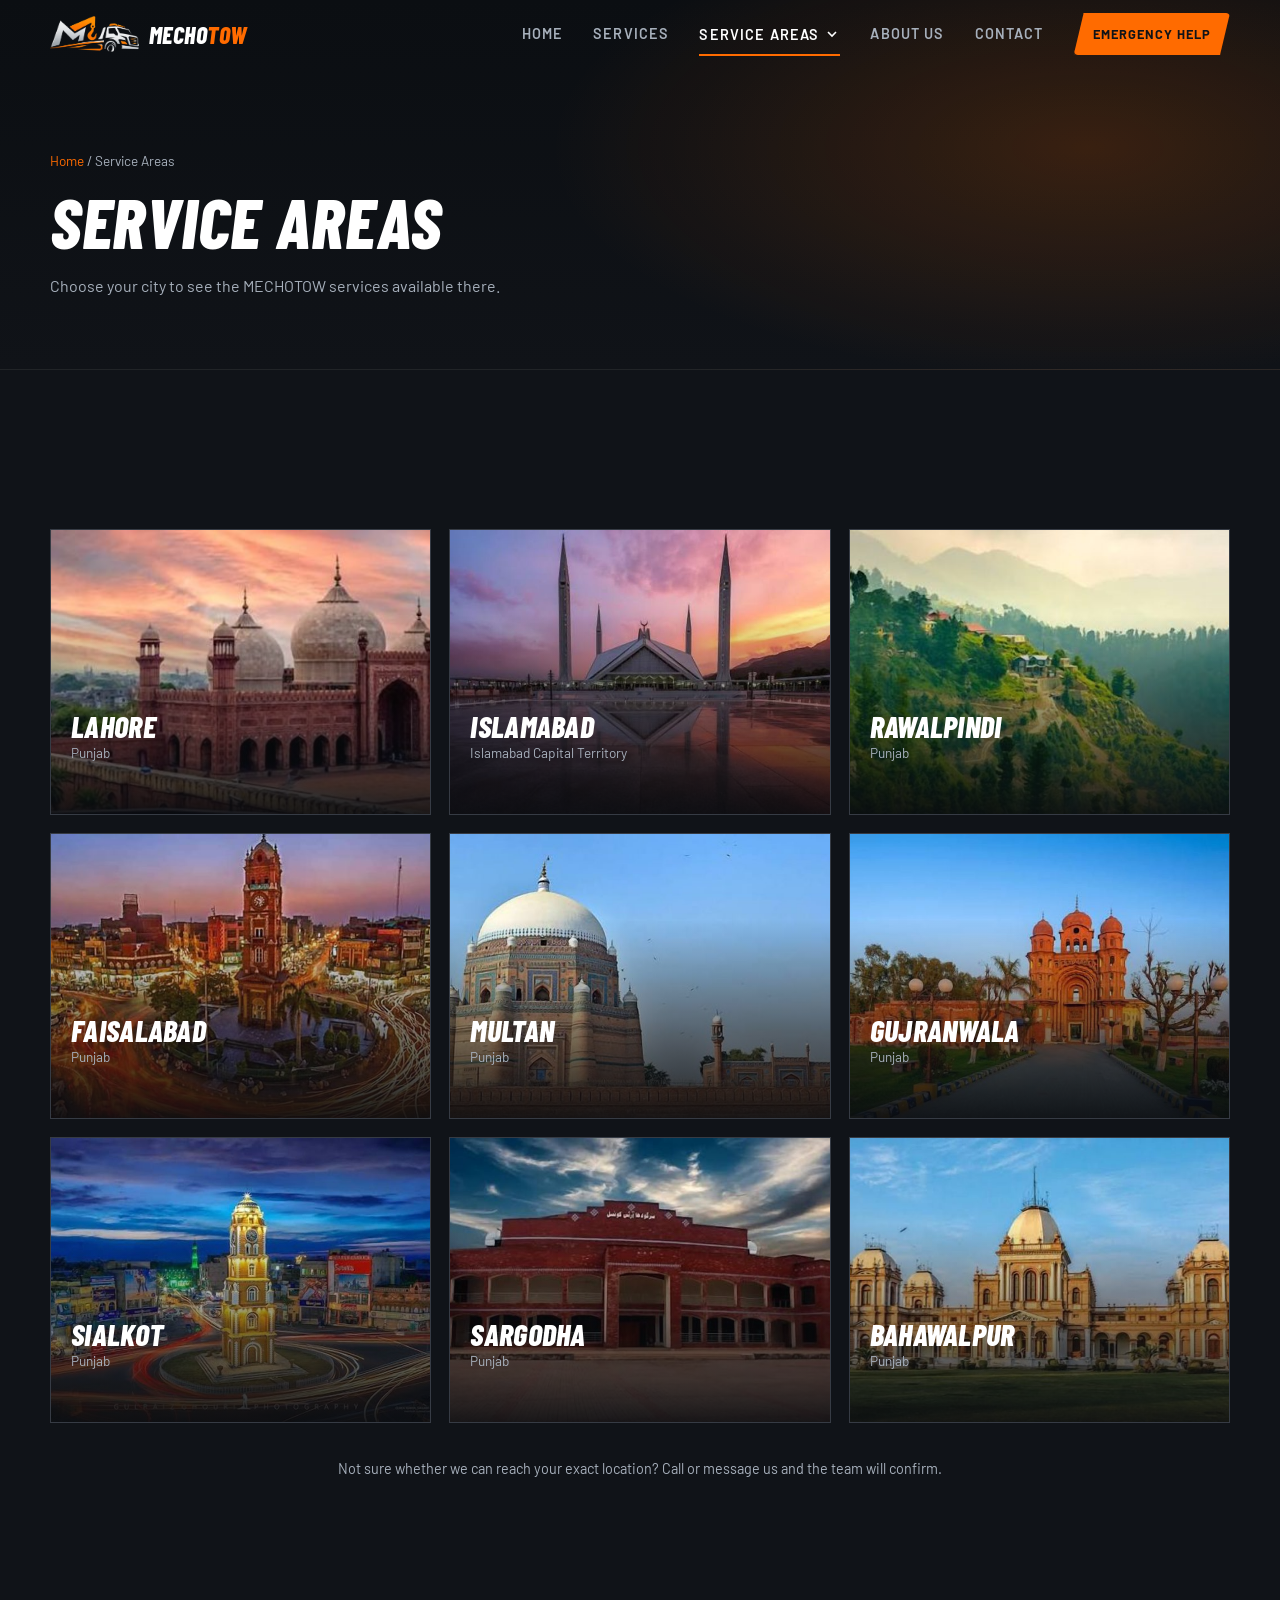
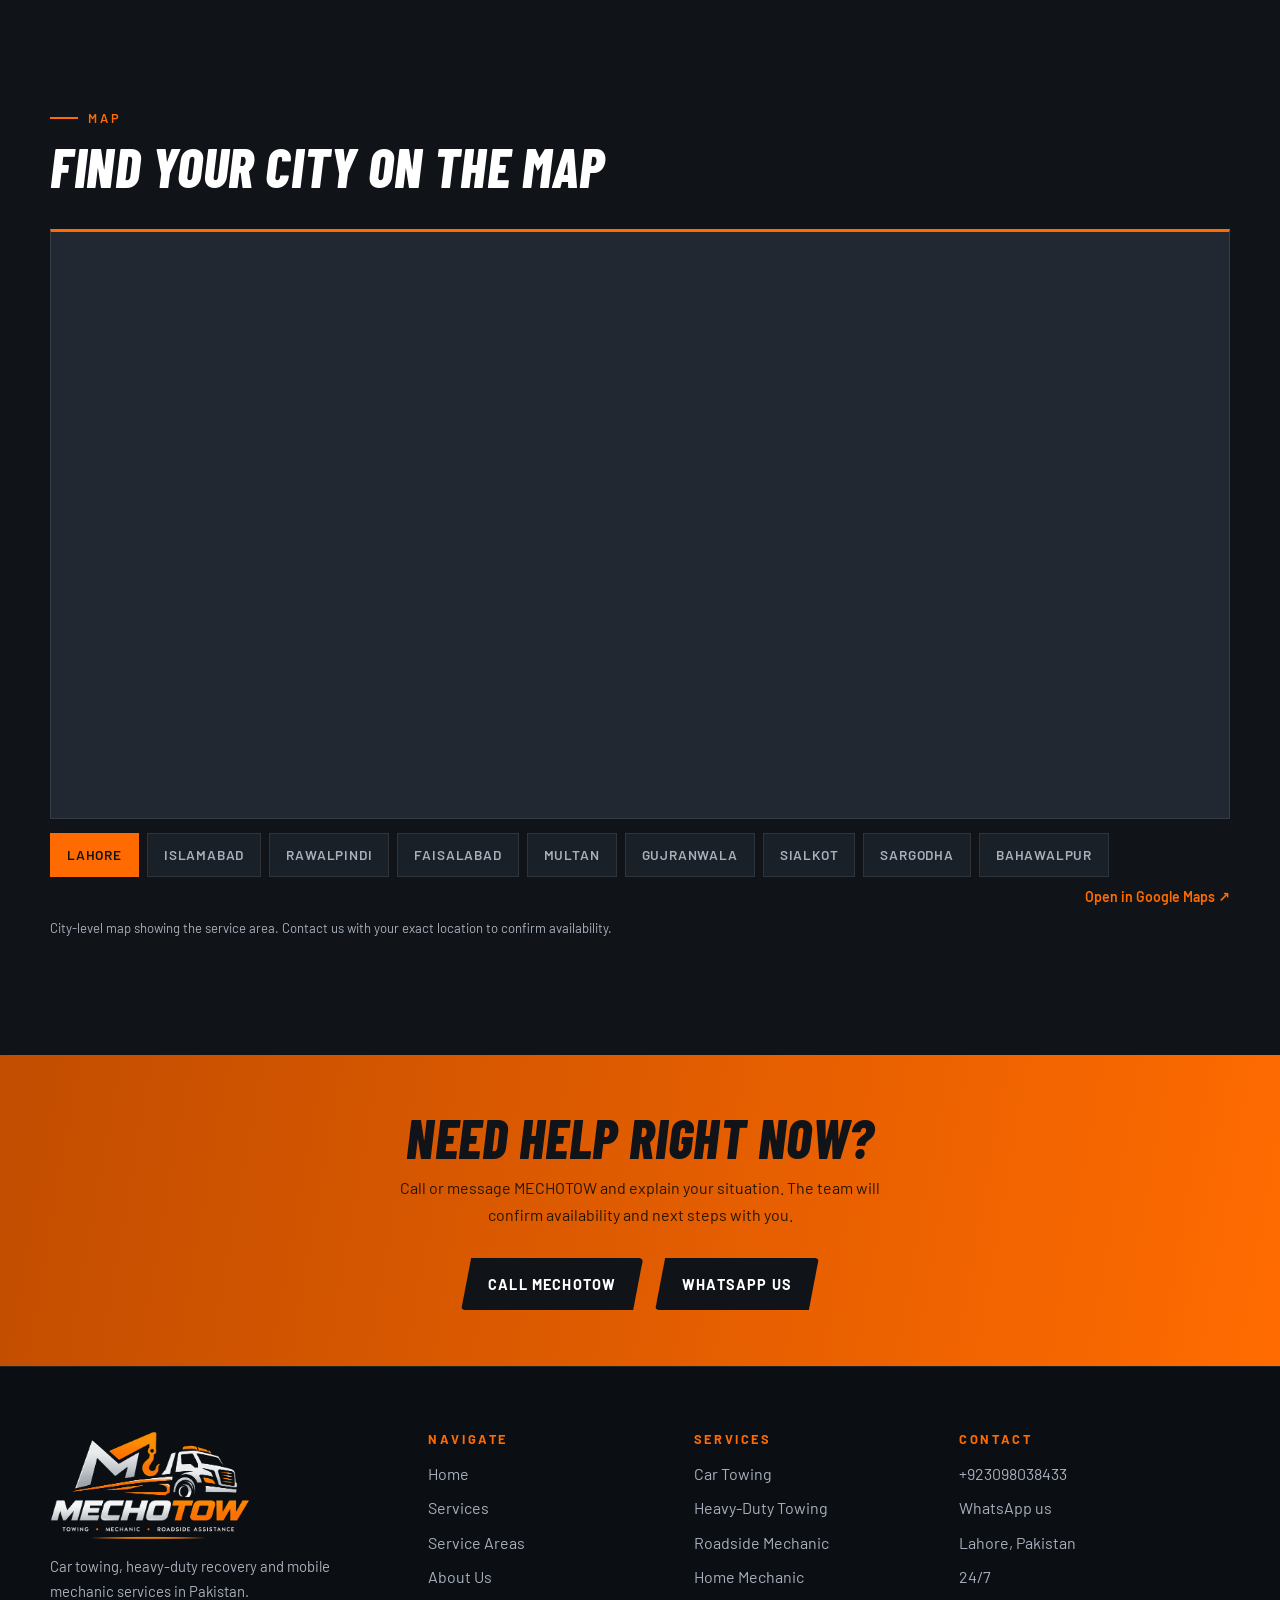
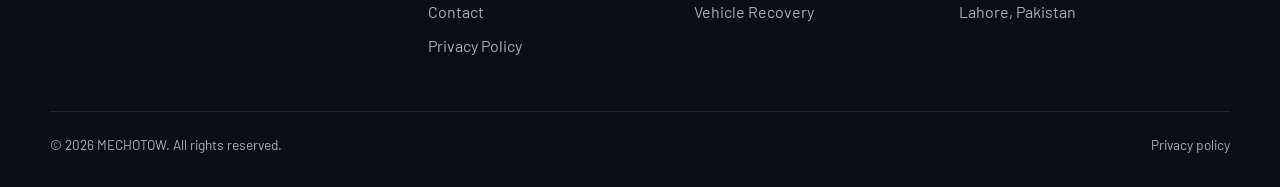
<file: service-areas.html>
<!DOCTYPE html>
<html lang="en"><head><meta charset="utf-8"><meta name="viewport" content="width=device-width, initial-scale=1, viewport-fit=cover">
<title>Service Areas | MECHOTOW Towing &amp; Mechanic in Pakistan</title><meta name="description" content="MECHOTOW service areas: Lahore, Islamabad, Rawalpindi, Faisalabad, Multan, Gujranwala, Sialkot, Sargodha and Bahawalpur.">
<meta property="og:title" content="Service Areas | MECHOTOW Towing &amp; Mechanic in Pakistan"><meta property="og:description" content="MECHOTOW service areas: Lahore, Islamabad, Rawalpindi, Faisalabad, Multan, Gujranwala, Sialkot, Sargodha and Bahawalpur."><meta property="og:type" content="website"><meta property="og:image" content="assets/img/og-image.jpg">
<meta name="theme-color" content="#101318"><link rel="icon" href="assets/img/favicon.png">
<link rel="preconnect" href="https://fonts.googleapis.com"><link rel="preconnect" href="https://fonts.gstatic.com" crossorigin>
<link href="https://fonts.googleapis.com/css2?family=Barlow+Condensed:ital,wght@1,700;1,800&family=Barlow:wght@400;500;600&display=swap" rel="stylesheet">
<link rel="stylesheet" href="css/style.css">
<script type="application/ld+json" id="ld">{"@context":"https://schema.org","@type":"AutoTowing","name":"MECHOTOW","description":"Car towing, heavy-duty recovery, roadside mechanic and home mechanic services in Pakistan.","image":"assets/img/og-image.jpg"}</script>
</head><body><header id="hd"><div class="wrap nav"><a class="brand" href="index.html" aria-label="MECHOTOW home"><img src="assets/img/logo-mark.webp" alt="" width="72" height="40"><b>MECHO<i>TOW</i></b></a>
<button class="burger" id="bg" aria-label="Menu" aria-expanded="false" aria-controls="lk"><i></i><i></i><i></i></button>
<nav class="links" id="lk" aria-label="Main"><a href="index.html">Home</a><a href="services.html">Services</a><div class="dd"><button class="ddb" id="ddbtn" type="button" aria-expanded="false" aria-controls="ddm">Service Areas <svg viewBox="0 0 24 24" width="16" height="16" fill="none" stroke="currentColor" stroke-width="2.4"><path d="M6 9l6 6 6-6"/></svg></button><div class="ddm" id="ddm"><a href="service-areas.html" class="all">All service areas →</a><a href="lahore.html">Lahore</a><a href="islamabad.html">Islamabad</a><a href="rawalpindi.html">Rawalpindi</a><a href="faisalabad.html">Faisalabad</a><a href="multan.html">Multan</a><a href="gujranwala.html">Gujranwala</a><a href="sialkot.html">Sialkot</a><a href="sargodha.html">Sargodha</a><a href="bahawalpur.html">Bahawalpur</a></div></div><a href="about.html">About Us</a><a href="contact.html">Contact</a><a class="btn p sm" data-wa="tow" href="contact.html">Emergency Help</a></nav></div></header><main><section class="ph2"><div class="wrap"><div class="crumb"><a href="index.html">Home</a> / Service Areas</div><h1>Service Areas</h1><p class="lead">Choose your city to see the MECHOTOW services available there.</p></div></section><section><div class="wrap"><div class="cities"><a class="cc rv" style="--d:0.0s" href="lahore.html" aria-label="Lahore service area"><img src="assets/img/cities/lahore-sm.jpg" alt="Lahore, Pakistan" loading="lazy"><div><h3>Lahore</h3><span>Punjab</span><em>View services →</em></div></a><a class="cc rv" style="--d:0.1s" href="islamabad.html" aria-label="Islamabad service area"><img src="assets/img/cities/islamabad-sm.jpg" alt="Islamabad, Pakistan" loading="lazy"><div><h3>Islamabad</h3><span>Islamabad Capital Territory</span><em>View services →</em></div></a><a class="cc rv" style="--d:0.2s" href="rawalpindi.html" aria-label="Rawalpindi service area"><img src="assets/img/cities/rawalpindi-sm.jpg" alt="Rawalpindi, Pakistan" loading="lazy"><div><h3>Rawalpindi</h3><span>Punjab</span><em>View services →</em></div></a><a class="cc rv" style="--d:0.0s" href="faisalabad.html" aria-label="Faisalabad service area"><img src="assets/img/cities/faisalabad-sm.jpg" alt="Faisalabad, Pakistan" loading="lazy"><div><h3>Faisalabad</h3><span>Punjab</span><em>View services →</em></div></a><a class="cc rv" style="--d:0.1s" href="multan.html" aria-label="Multan service area"><img src="assets/img/cities/multan-sm.jpg" alt="Multan, Pakistan" loading="lazy"><div><h3>Multan</h3><span>Punjab</span><em>View services →</em></div></a><a class="cc rv" style="--d:0.2s" href="gujranwala.html" aria-label="Gujranwala service area"><img src="assets/img/cities/gujranwala-sm.jpg" alt="Gujranwala, Pakistan" loading="lazy"><div><h3>Gujranwala</h3><span>Punjab</span><em>View services →</em></div></a><a class="cc rv" style="--d:0.0s" href="sialkot.html" aria-label="Sialkot service area"><img src="assets/img/cities/sialkot-sm.jpg" alt="Sialkot, Pakistan" loading="lazy"><div><h3>Sialkot</h3><span>Punjab</span><em>View services →</em></div></a><a class="cc rv" style="--d:0.1s" href="sargodha.html" aria-label="Sargodha service area"><img src="assets/img/cities/sargodha-sm.jpg" alt="Sargodha, Pakistan" loading="lazy"><div><h3>Sargodha</h3><span>Punjab</span><em>View services →</em></div></a><a class="cc rv" style="--d:0.2s" href="bahawalpur.html" aria-label="Bahawalpur service area"><img src="assets/img/cities/bahawalpur-sm.jpg" alt="Bahawalpur, Pakistan" loading="lazy"><div><h3>Bahawalpur</h3><span>Punjab</span><em>View services →</em></div></a></div><p class="note">Not sure whether we can reach your exact location? Call or message us and the team will confirm.</p></div></section><section><div class="wrap"><div class="rv"><div class="eyebrow">Map</div><h2>Find your city on the map</h2></div><div class="mapwrap rv" data-map="Lahore, Pakistan"><div class="mapbox"></div><div class="mapbar"><button class="mchip" type="button" data-q="Lahore, Pakistan" aria-pressed="true">Lahore</button><button class="mchip" type="button" data-q="Islamabad, Pakistan" aria-pressed="false">Islamabad</button><button class="mchip" type="button" data-q="Rawalpindi, Pakistan" aria-pressed="false">Rawalpindi</button><button class="mchip" type="button" data-q="Faisalabad, Pakistan" aria-pressed="false">Faisalabad</button><button class="mchip" type="button" data-q="Multan, Pakistan" aria-pressed="false">Multan</button><button class="mchip" type="button" data-q="Gujranwala, Pakistan" aria-pressed="false">Gujranwala</button><button class="mchip" type="button" data-q="Sialkot, Pakistan" aria-pressed="false">Sialkot</button><button class="mchip" type="button" data-q="Sargodha, Pakistan" aria-pressed="false">Sargodha</button><button class="mchip" type="button" data-q="Bahawalpur, Pakistan" aria-pressed="false">Bahawalpur</button><a href="#" target="_blank" rel="noopener">Open in Google Maps ↗</a></div><p class="mapnote">City-level map showing the service area. Contact us with your exact location to confirm availability.</p></div></div></section>
<section class="cta"><div class="wrap rv"><h2>Need help right now?</h2><p>Call or message MECHOTOW and explain your situation. The team will confirm availability and next steps with you.</p><div class="ctas" style="justify-content:center"><a class="btn" data-call href="contact.html">Call MECHOTOW</a><a class="btn" data-wa="tow" href="contact.html">WhatsApp Us</a></div></div></section></main><footer><div class="wrap"><div class="fg">
<div><img src="assets/img/logo.webp" alt="MECHOTOW logo" width="200" height="107" loading="lazy"><p>Car towing, heavy-duty recovery and mobile mechanic services in Pakistan.</p></div>
<div><h4>Navigate</h4><ul><li><a href="index.html">Home</a></li><li><a href="services.html">Services</a></li><li><a href="service-areas.html">Service Areas</a></li><li><a href="about.html">About Us</a></li><li><a href="contact.html">Contact</a></li><li><a href="privacy.html">Privacy Policy</a></li></ul></div>
<div><h4>Services</h4><ul><li><a href="services.html#car-towing">Car Towing</a></li><li><a href="services.html#heavy-duty">Heavy-Duty Towing</a></li><li><a href="services.html#roadside">Roadside Mechanic</a></li><li><a href="services.html#home">Home Mechanic</a></li><li><a href="services.html#recovery">Vehicle Recovery</a></li></ul></div>
<div><h4>Contact</h4><ul><li><a data-call data-phone href="contact.html">Phone</a></li><li><a data-wa="tow" href="contact.html">WhatsApp us</a></li><li data-area></li><li data-hours></li><li data-addr></li><li id="soc"></li></ul></div>
</div><div class="fb"><span>© <span data-yr></span> MECHOTOW. All rights reserved.</span><a href="privacy.html">Privacy policy</a></div></div></footer>
<nav class="mb" aria-label="Quick contact"><a data-call href="contact.html">Call</a><a class="w" data-wa="tow" href="contact.html">WhatsApp</a></nav><div class="toast" id="ts" role="status" aria-live="polite"></div>
<script src="js/config.js"></script><script src="js/main.js"></script></body></html>
</file>
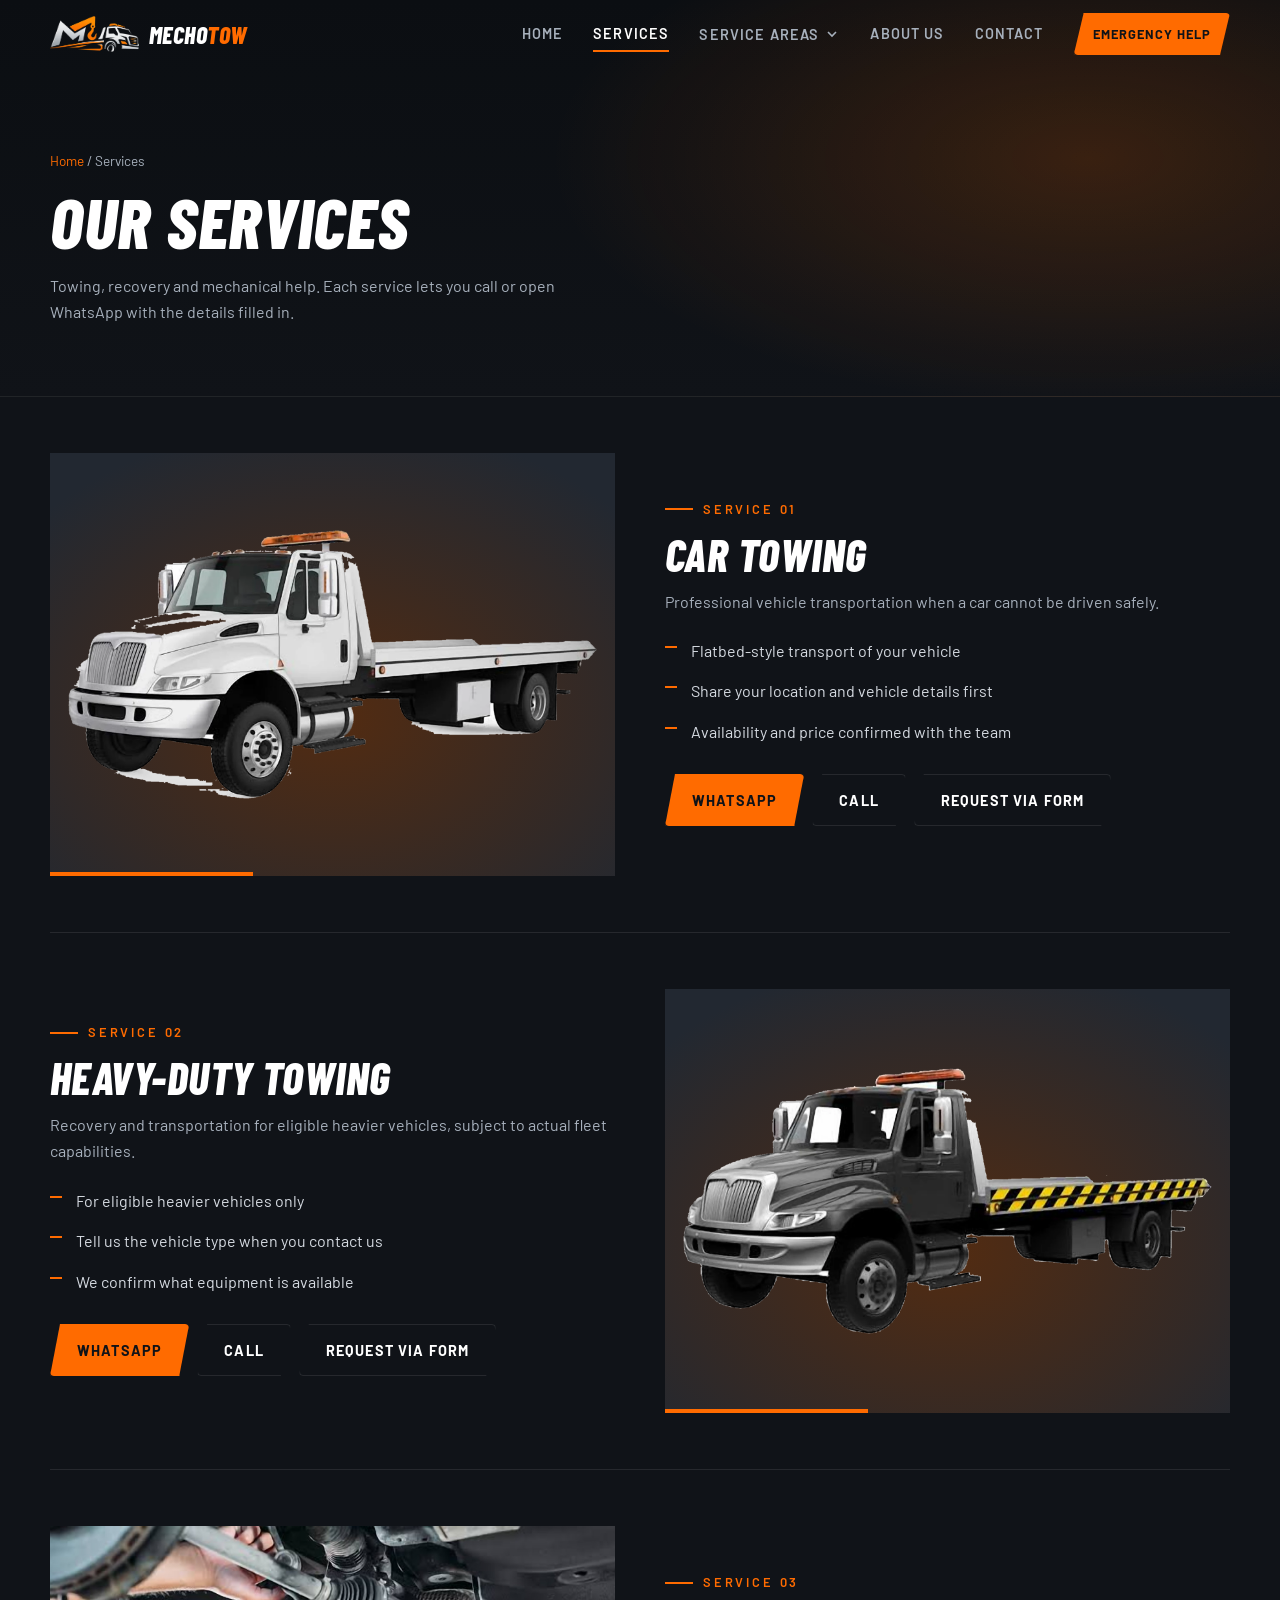
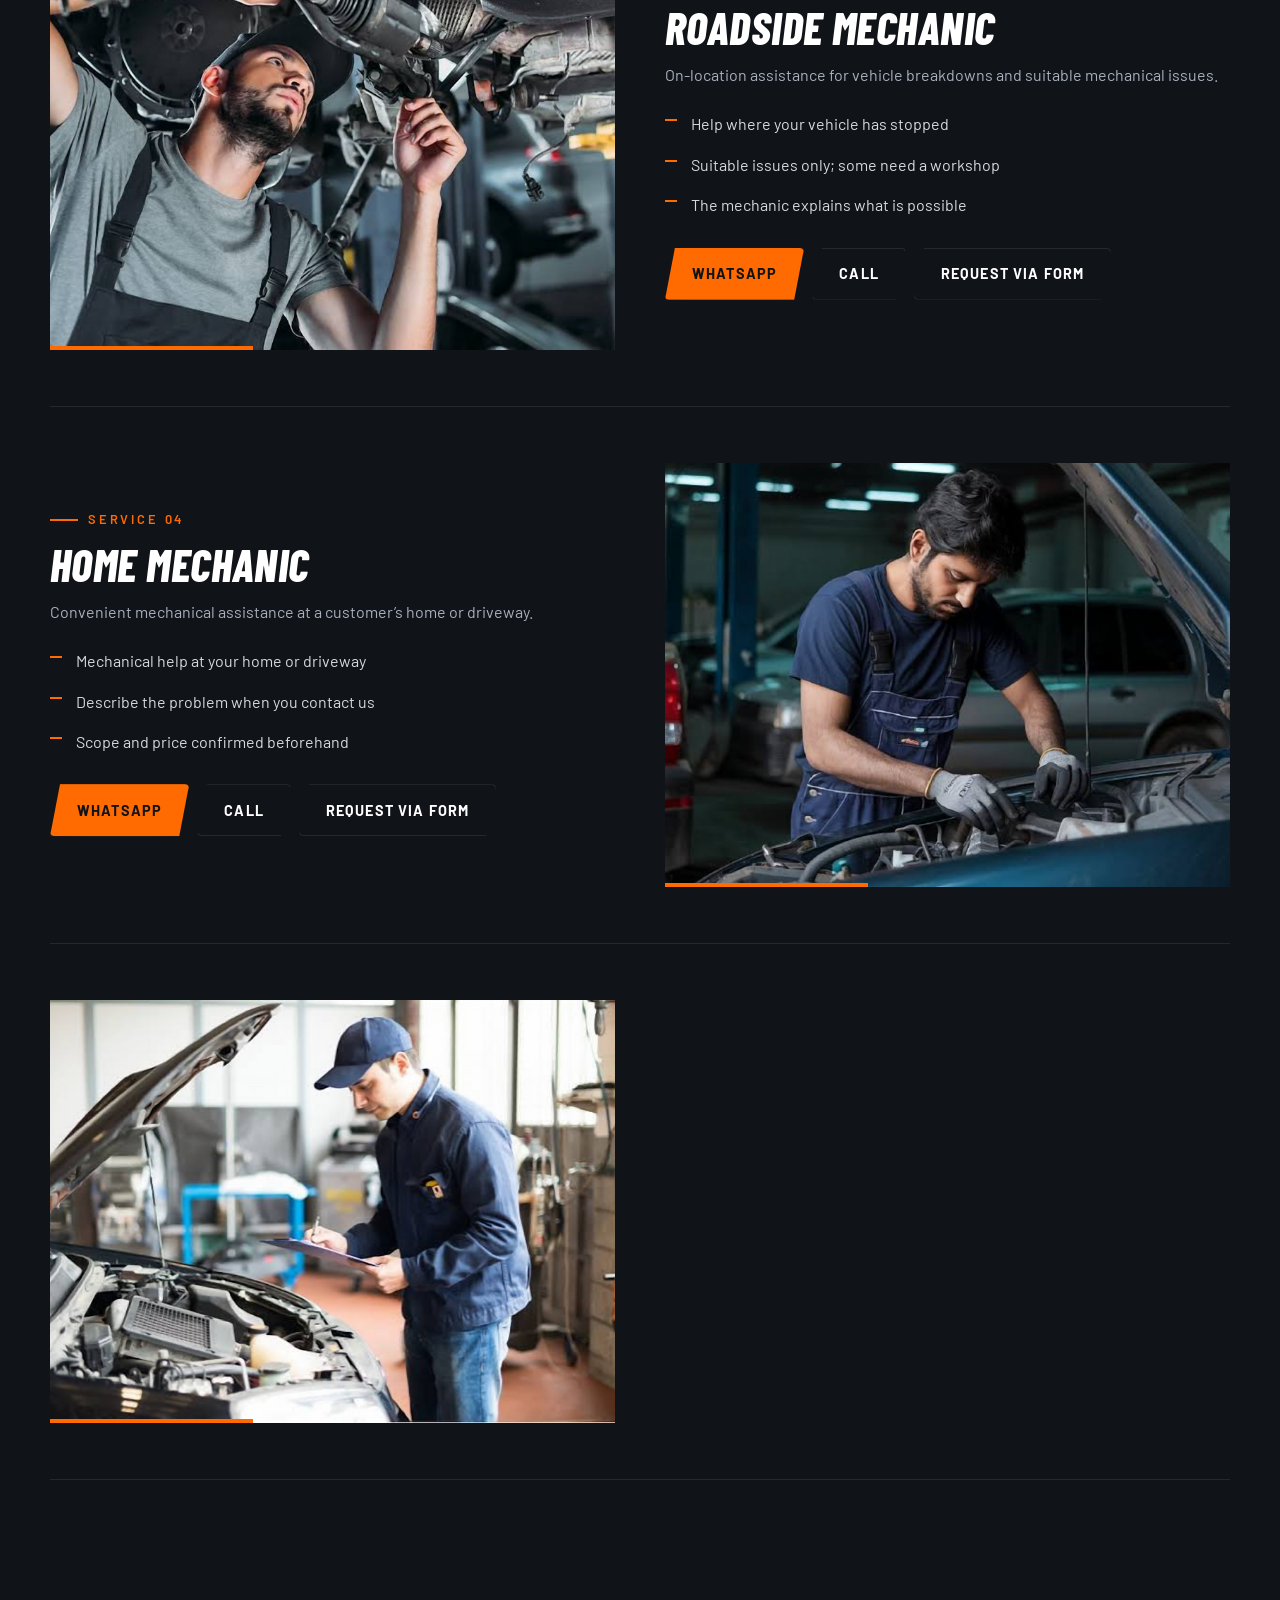
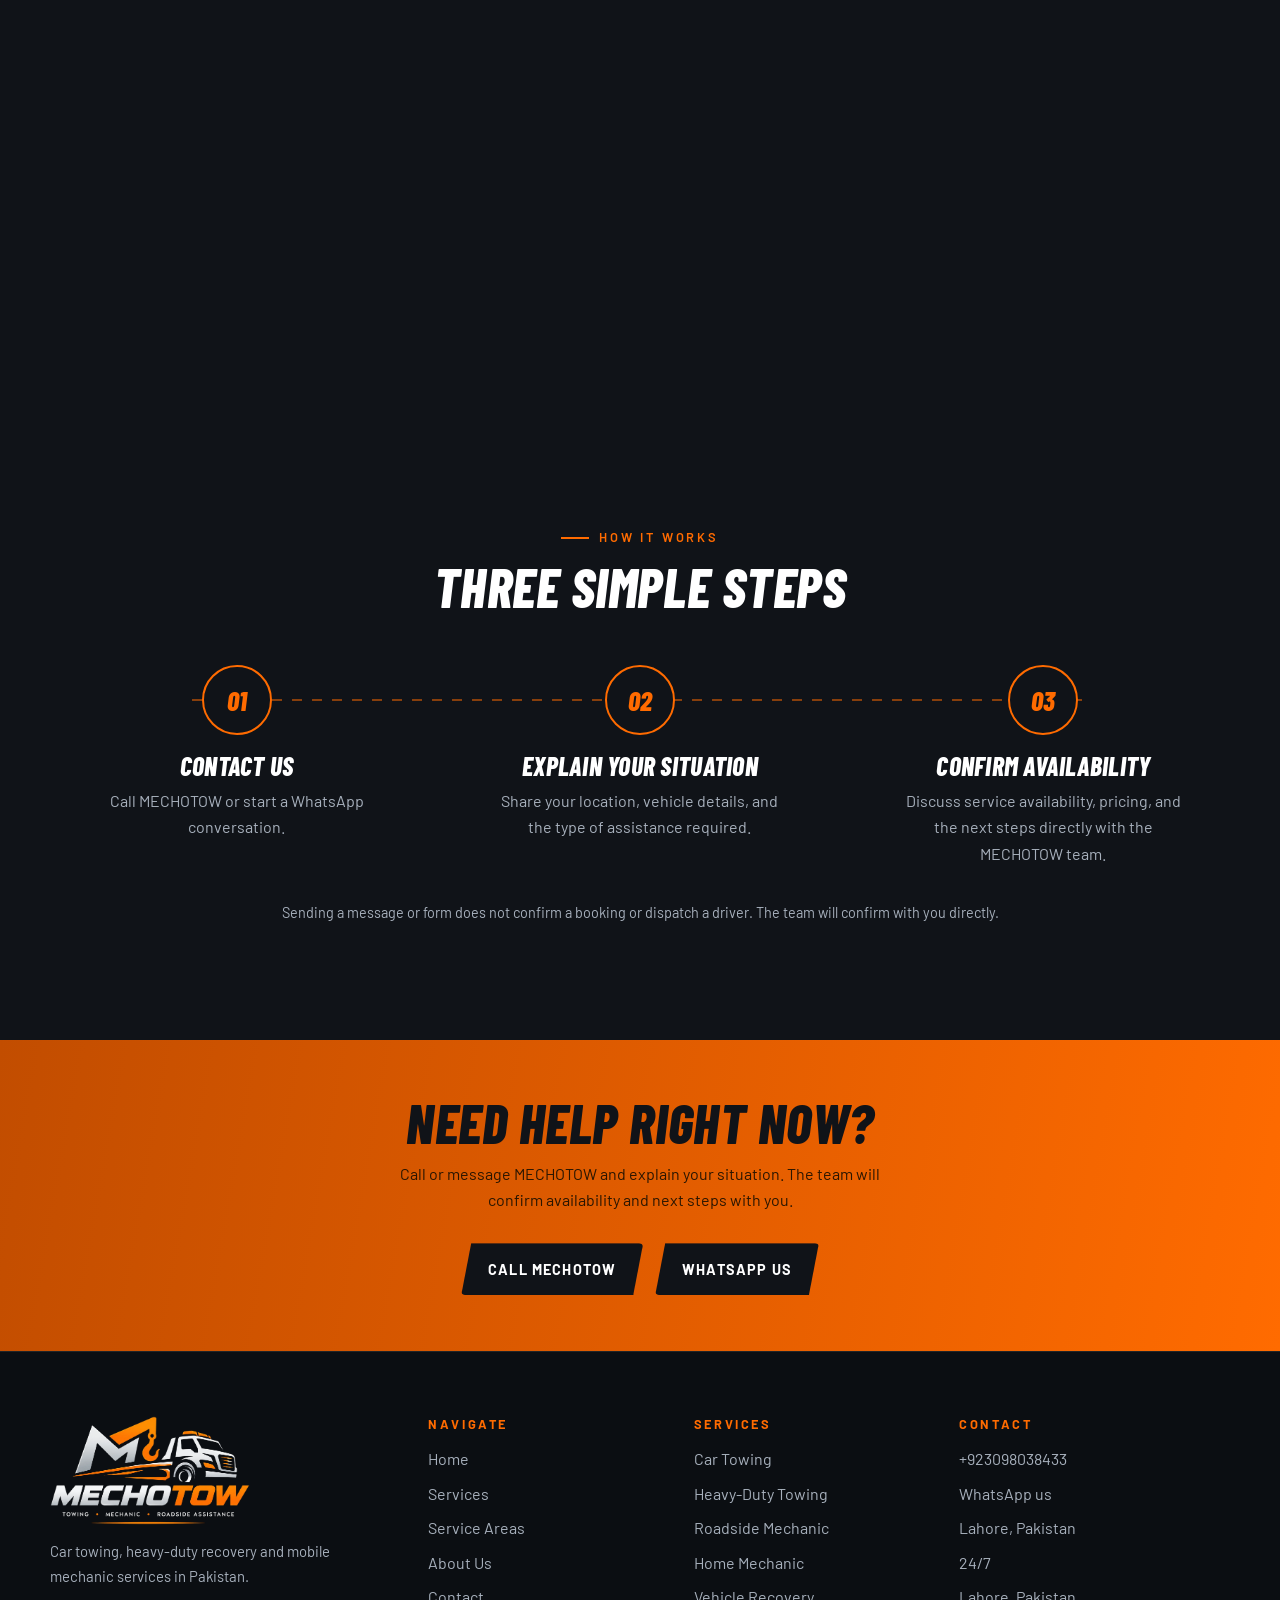
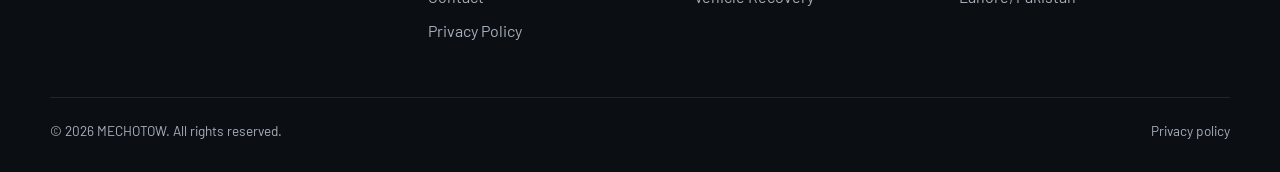
<file: services.html>
<!DOCTYPE html>
<html lang="en"><head><meta charset="utf-8"><meta name="viewport" content="width=device-width, initial-scale=1, viewport-fit=cover">
<title>Services | MECHOTOW Towing, Recovery &amp; Mechanic</title><meta name="description" content="Car towing, heavy-duty towing, roadside mechanic, home mechanic, breakdown assistance and vehicle recovery from MECHOTOW in Pakistan.">
<meta property="og:title" content="Services | MECHOTOW Towing, Recovery &amp; Mechanic"><meta property="og:description" content="Car towing, heavy-duty towing, roadside mechanic, home mechanic, breakdown assistance and vehicle recovery from MECHOTOW in Pakistan."><meta property="og:type" content="website"><meta property="og:image" content="assets/img/og-image.jpg">
<meta name="theme-color" content="#101318"><link rel="icon" href="assets/img/favicon.png">
<link rel="preconnect" href="https://fonts.googleapis.com"><link rel="preconnect" href="https://fonts.gstatic.com" crossorigin>
<link href="https://fonts.googleapis.com/css2?family=Barlow+Condensed:ital,wght@1,700;1,800&family=Barlow:wght@400;500;600&display=swap" rel="stylesheet">
<link rel="stylesheet" href="css/style.css">
<script type="application/ld+json" id="ld">{"@context":"https://schema.org","@type":"AutoTowing","name":"MECHOTOW","description":"Car towing, heavy-duty recovery, roadside mechanic and home mechanic services in Pakistan.","image":"assets/img/og-image.jpg"}</script>
</head><body><header id="hd"><div class="wrap nav"><a class="brand" href="index.html" aria-label="MECHOTOW home"><img src="assets/img/logo-mark.webp" alt="" width="72" height="40"><b>MECHO<i>TOW</i></b></a>
<button class="burger" id="bg" aria-label="Menu" aria-expanded="false" aria-controls="lk"><i></i><i></i><i></i></button>
<nav class="links" id="lk" aria-label="Main"><a href="index.html">Home</a><a href="services.html" aria-current="page">Services</a><div class="dd"><button class="ddb" id="ddbtn" type="button" aria-expanded="false" aria-controls="ddm">Service Areas <svg viewBox="0 0 24 24" width="16" height="16" fill="none" stroke="currentColor" stroke-width="2.4"><path d="M6 9l6 6 6-6"/></svg></button><div class="ddm" id="ddm"><a href="service-areas.html" class="all">All service areas →</a><a href="lahore.html">Lahore</a><a href="islamabad.html">Islamabad</a><a href="rawalpindi.html">Rawalpindi</a><a href="faisalabad.html">Faisalabad</a><a href="multan.html">Multan</a><a href="gujranwala.html">Gujranwala</a><a href="sialkot.html">Sialkot</a><a href="sargodha.html">Sargodha</a><a href="bahawalpur.html">Bahawalpur</a></div></div><a href="about.html">About Us</a><a href="contact.html">Contact</a><a class="btn p sm" data-wa="tow" href="contact.html">Emergency Help</a></nav></div></header><main><section class="ph2"><div class="wrap"><div class="crumb"><a href="index.html">Home</a> / Services</div><h1>Our Services</h1><p class="lead">Towing, recovery and mechanical help. Each service lets you call or open WhatsApp with the details filled in.</p></div></section><div class="wrap"><div class="row" id="car-towing"><div class="im2 cut rv"><img src="assets/img/car-towing.webp" alt="Car Towing" loading="lazy"></div><div class="rv" style="--d:.1s"><div class="eyebrow">Service 01</div><h2>Car Towing</h2><p>Professional vehicle transportation when a car cannot be driven safely.</p><ul><li>Flatbed-style transport of your vehicle</li><li>Share your location and vehicle details first</li><li>Availability and price confirmed with the team</li></ul><div class="sa" style="margin-top:22px"><a class="btn p" data-wa="tow" href="contact.html?service=tow">WhatsApp</a><a class="btn" data-call href="contact.html">Call</a><a class="btn" href="contact.html?service=tow">Request via form</a></div></div></div><div class="row rev" id="heavy-duty"><div class="im2 cut rv"><img src="assets/img/heavy-duty-towing.webp" alt="Heavy-Duty Towing" loading="lazy"></div><div class="rv" style="--d:.1s"><div class="eyebrow">Service 02</div><h2>Heavy-Duty Towing</h2><p>Recovery and transportation for eligible heavier vehicles, subject to actual fleet capabilities.</p><ul><li>For eligible heavier vehicles only</li><li>Tell us the vehicle type when you contact us</li><li>We confirm what equipment is available</li></ul><div class="sa" style="margin-top:22px"><a class="btn p" data-wa="heavy" href="contact.html?service=heavy">WhatsApp</a><a class="btn" data-call href="contact.html">Call</a><a class="btn" href="contact.html?service=heavy">Request via form</a></div></div></div><div class="row" id="roadside"><div class="im2 rv"><img src="assets/img/roadside-mechanic.jpg" alt="Roadside Mechanic" loading="lazy"></div><div class="rv" style="--d:.1s"><div class="eyebrow">Service 03</div><h2>Roadside Mechanic</h2><p>On-location assistance for vehicle breakdowns and suitable mechanical issues.</p><ul><li>Help where your vehicle has stopped</li><li>Suitable issues only; some need a workshop</li><li>The mechanic explains what is possible</li></ul><div class="sa" style="margin-top:22px"><a class="btn p" data-wa="road" href="contact.html?service=road">WhatsApp</a><a class="btn" data-call href="contact.html">Call</a><a class="btn" href="contact.html?service=road">Request via form</a></div></div></div><div class="row rev" id="home"><div class="im2 rv"><img src="assets/img/home-mechanic.jpg" alt="Home Mechanic" loading="lazy"></div><div class="rv" style="--d:.1s"><div class="eyebrow">Service 04</div><h2>Home Mechanic</h2><p>Convenient mechanical assistance at a customer’s home or driveway.</p><ul><li>Mechanical help at your home or driveway</li><li>Describe the problem when you contact us</li><li>Scope and price confirmed beforehand</li></ul><div class="sa" style="margin-top:22px"><a class="btn p" data-wa="home" href="contact.html?service=home">WhatsApp</a><a class="btn" data-call href="contact.html">Call</a><a class="btn" href="contact.html?service=home">Request via form</a></div></div></div><div class="row" id="breakdown"><div class="im2 rv"><img src="assets/img/breakdown-inspection.jpg" alt="Breakdown Assistance" loading="lazy"></div><div class="rv" style="--d:.1s"><div class="eyebrow">Service 05</div><h2>Breakdown Assistance</h2><p>Support for customers experiencing unexpected vehicle problems.</p><ul><li>Call or message us as soon as it happens</li><li>Share what you see, hear or feel</li><li>We advise on the next step</li></ul><div class="sa" style="margin-top:22px"><a class="btn p" data-wa="breakdown" href="contact.html?service=breakdown">WhatsApp</a><a class="btn" data-call href="contact.html">Call</a><a class="btn" href="contact.html?service=breakdown">Request via form</a></div></div></div><div class="row rev" id="recovery"><div class="im2 rv"><img src="assets/img/vehicle-recovery.jpg" alt="Vehicle Recovery" loading="lazy"></div><div class="rv" style="--d:.1s"><div class="eyebrow">Service 06</div><h2>Vehicle Recovery</h2><p>Assistance with vehicle recovery and transportation where the required equipment is available.</p><ul><li>Recovery where equipment is available</li><li>Share your location and the situation</li><li>We confirm feasibility directly with you</li></ul><div class="sa" style="margin-top:22px"><a class="btn p" data-wa="recovery" href="contact.html?service=recovery">WhatsApp</a><a class="btn" data-call href="contact.html">Call</a><a class="btn" href="contact.html?service=recovery">Request via form</a></div></div></div></div><section><div class="wrap"><div class="rv" style="text-align:center"><div class="eyebrow" style="justify-content:center">How it works</div><h2>Three simple steps</h2></div><div class="st">
<div class="step rv"><div class="n">01</div><h3>Contact Us</h3><p>Call MECHOTOW or start a WhatsApp conversation.</p></div>
<div class="step rv" style="--d:.12s"><div class="n">02</div><h3>Explain Your Situation</h3><p>Share your location, vehicle details, and the type of assistance required.</p></div>
<div class="step rv" style="--d:.24s"><div class="n">03</div><h3>Confirm Availability</h3><p>Discuss service availability, pricing, and the next steps directly with the MECHOTOW team.</p></div></div>
<p class="note">Sending a message or form does not confirm a booking or dispatch a driver. The team will confirm with you directly.</p></div></section><section class="cta"><div class="wrap rv"><h2>Need help right now?</h2><p>Call or message MECHOTOW and explain your situation. The team will confirm availability and next steps with you.</p><div class="ctas" style="justify-content:center"><a class="btn" data-call href="contact.html">Call MECHOTOW</a><a class="btn" data-wa="tow" href="contact.html">WhatsApp Us</a></div></div></section></main><footer><div class="wrap"><div class="fg">
<div><img src="assets/img/logo.webp" alt="MECHOTOW logo" width="200" height="107" loading="lazy"><p>Car towing, heavy-duty recovery and mobile mechanic services in Pakistan.</p></div>
<div><h4>Navigate</h4><ul><li><a href="index.html">Home</a></li><li><a href="services.html">Services</a></li><li><a href="service-areas.html">Service Areas</a></li><li><a href="about.html">About Us</a></li><li><a href="contact.html">Contact</a></li><li><a href="privacy.html">Privacy Policy</a></li></ul></div>
<div><h4>Services</h4><ul><li><a href="services.html#car-towing">Car Towing</a></li><li><a href="services.html#heavy-duty">Heavy-Duty Towing</a></li><li><a href="services.html#roadside">Roadside Mechanic</a></li><li><a href="services.html#home">Home Mechanic</a></li><li><a href="services.html#recovery">Vehicle Recovery</a></li></ul></div>
<div><h4>Contact</h4><ul><li><a data-call data-phone href="contact.html">Phone</a></li><li><a data-wa="tow" href="contact.html">WhatsApp us</a></li><li data-area></li><li data-hours></li><li data-addr></li><li id="soc"></li></ul></div>
</div><div class="fb"><span>© <span data-yr></span> MECHOTOW. All rights reserved.</span><a href="privacy.html">Privacy policy</a></div></div></footer>
<nav class="mb" aria-label="Quick contact"><a data-call href="contact.html">Call</a><a class="w" data-wa="tow" href="contact.html">WhatsApp</a></nav><div class="toast" id="ts" role="status" aria-live="polite"></div>
<script src="js/config.js"></script><script src="js/main.js"></script></body></html>
</file>
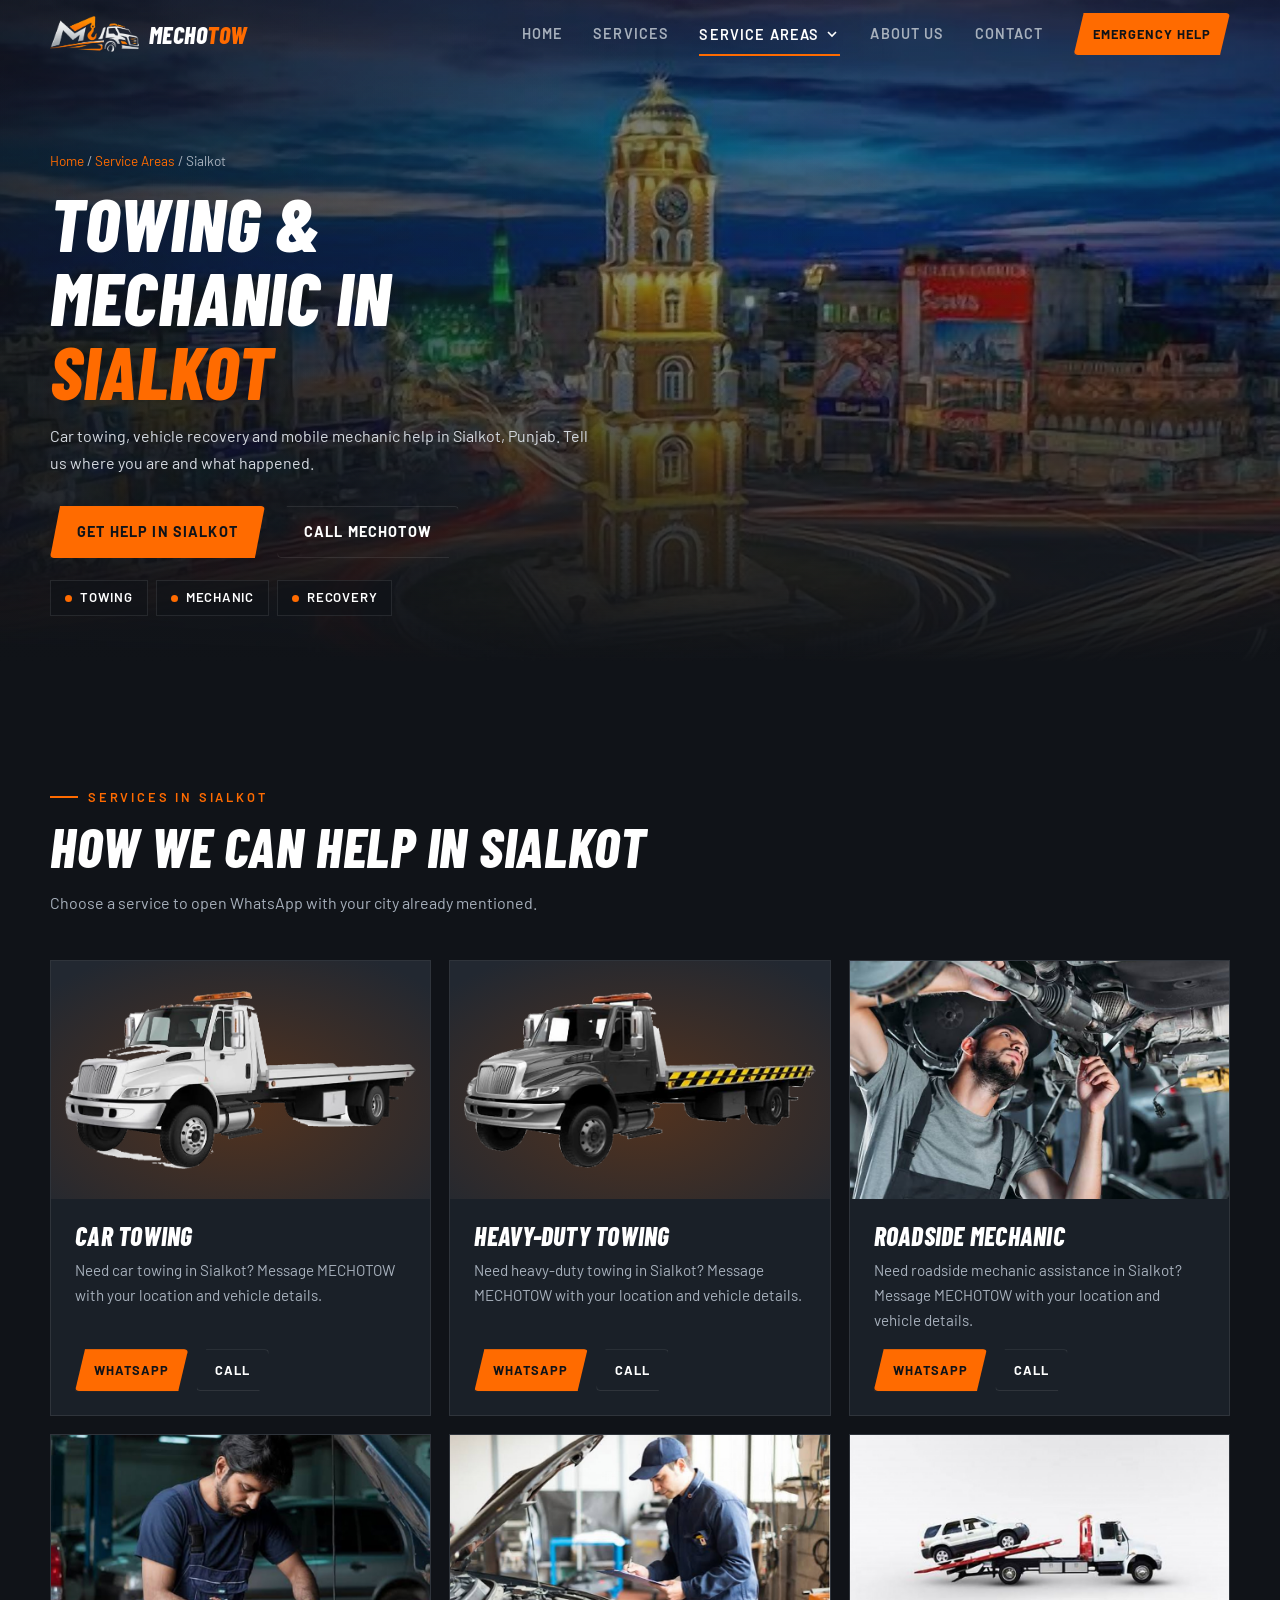
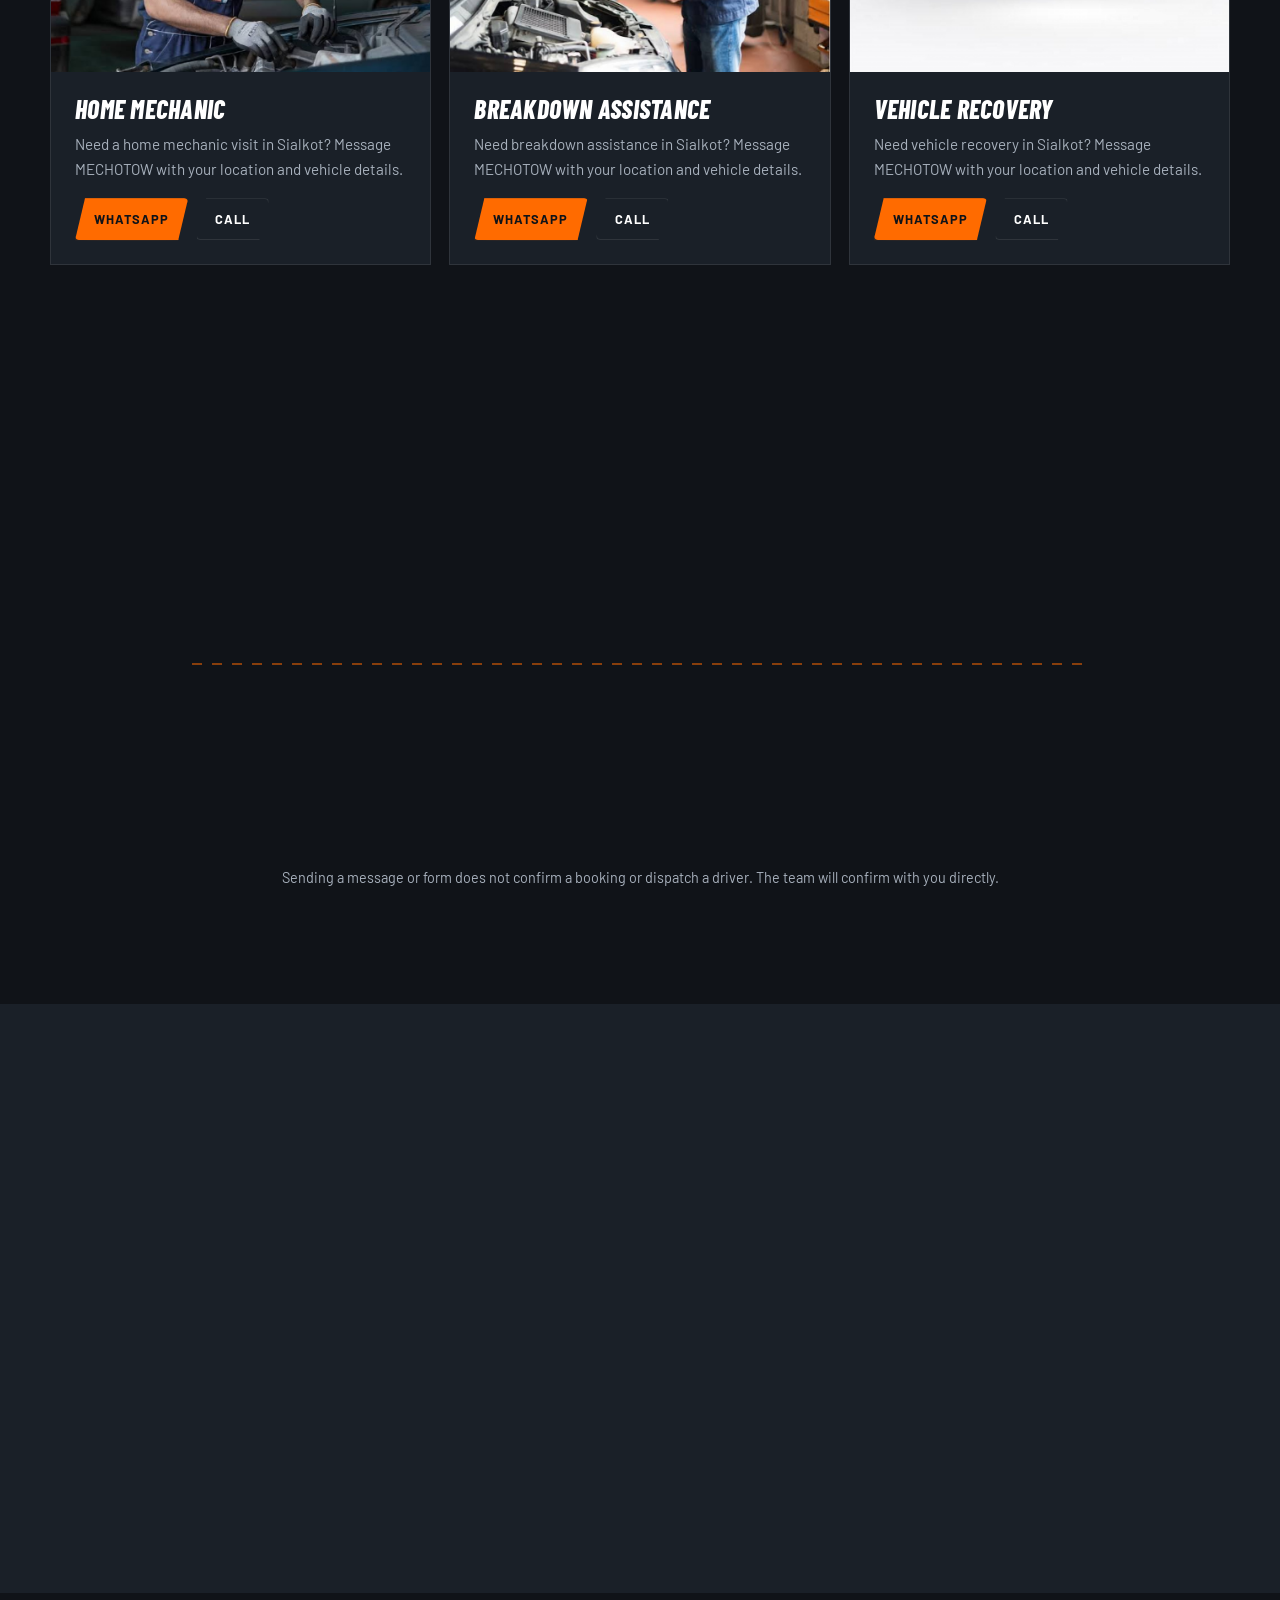
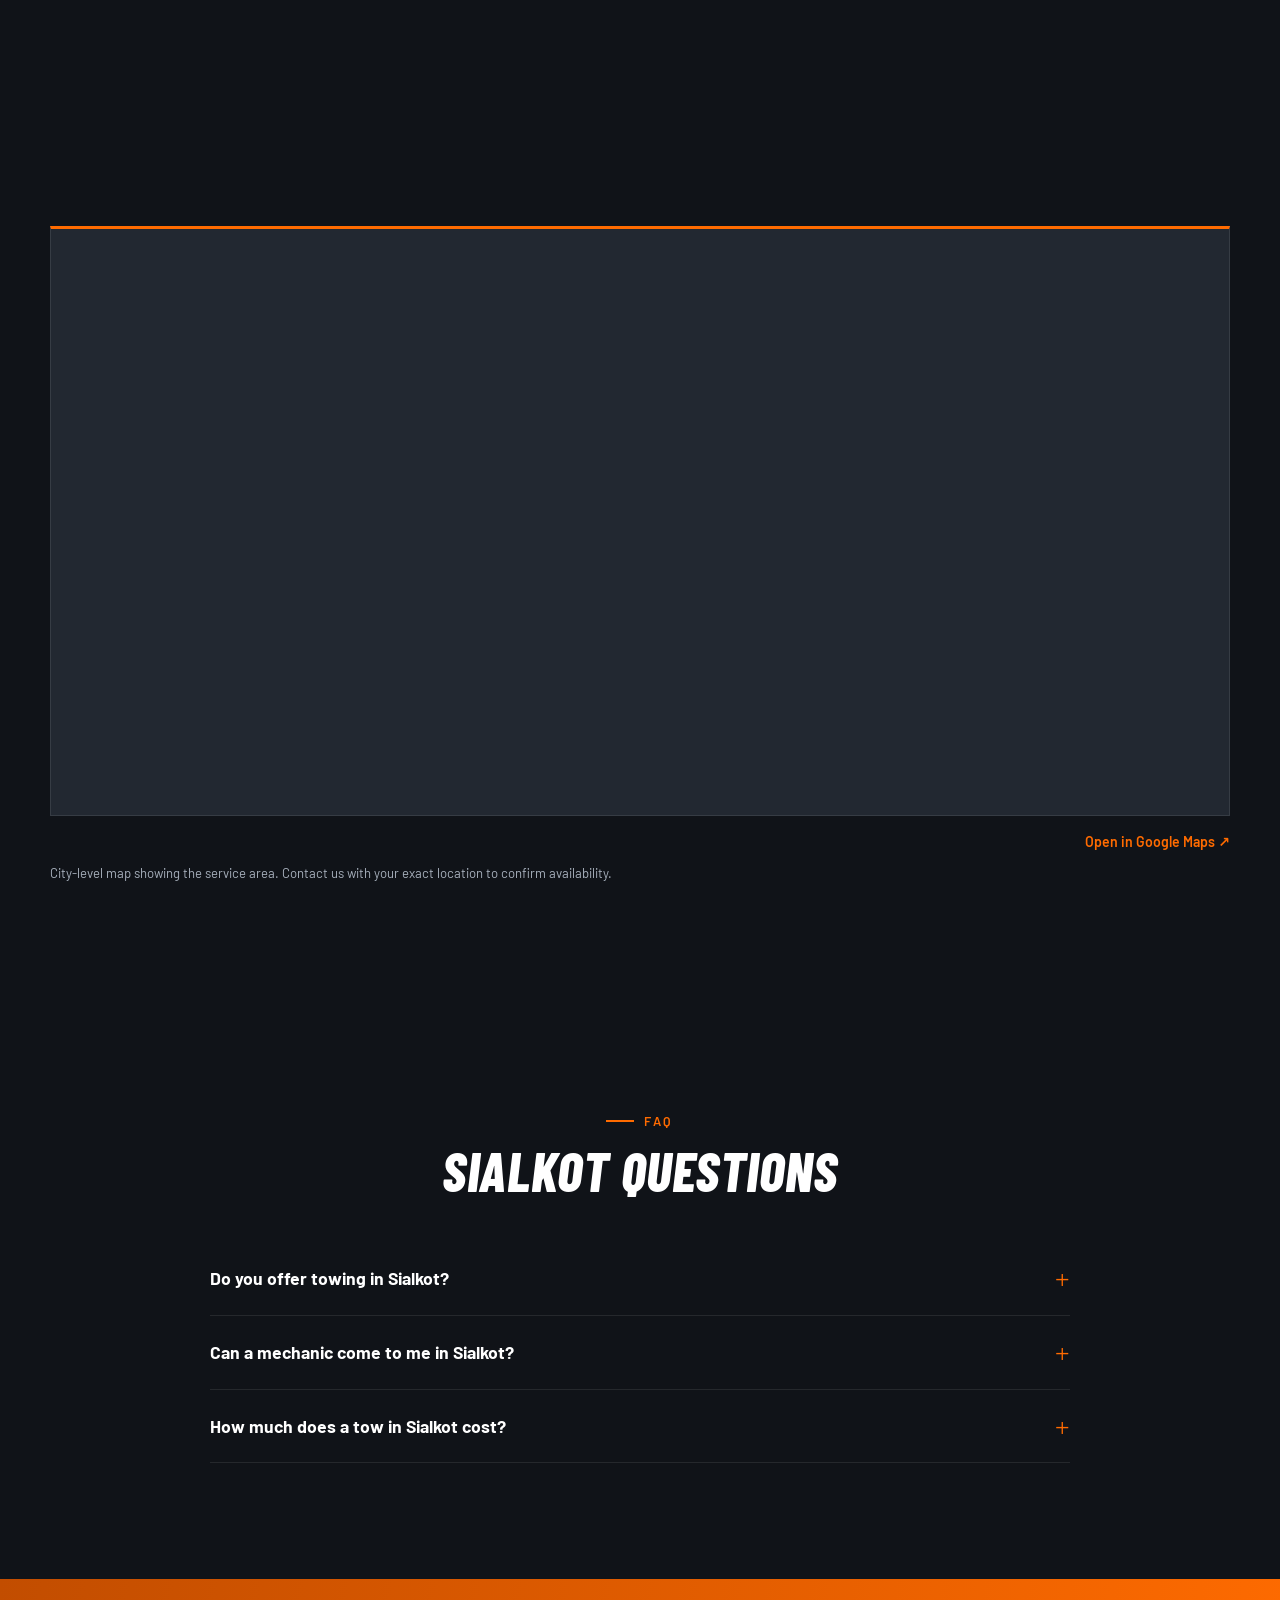
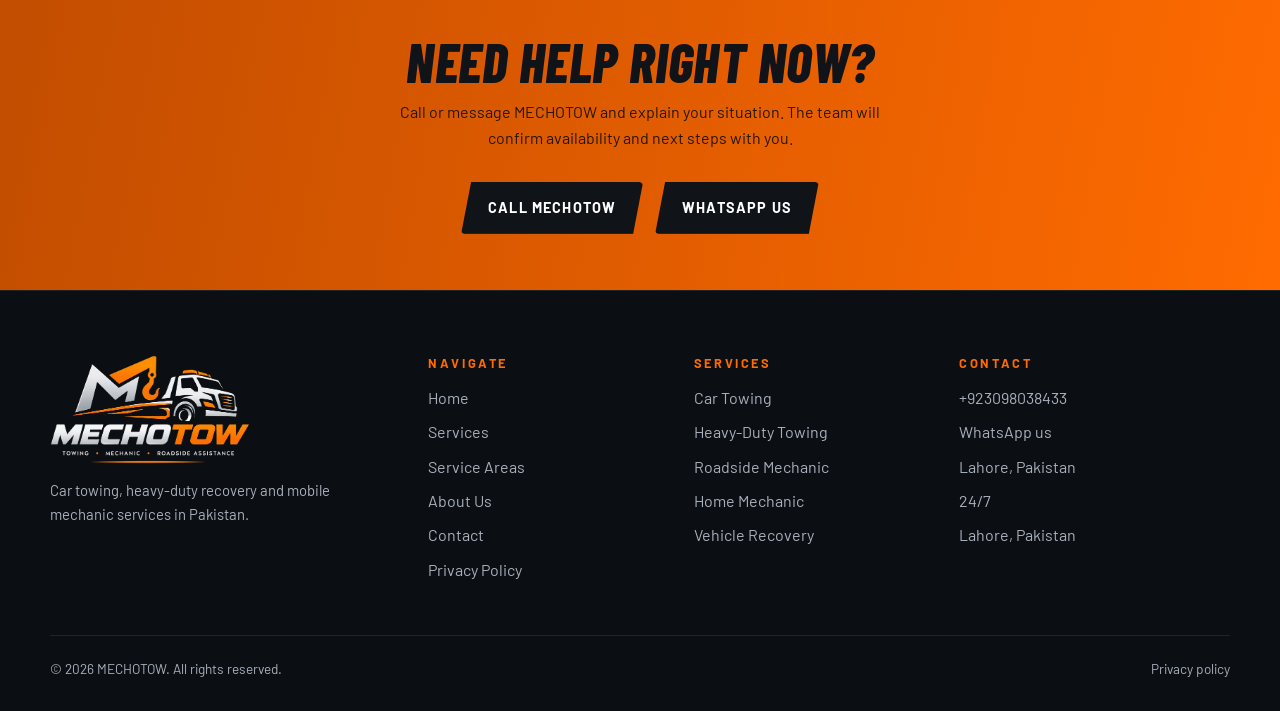
<file: sialkot.html>
<!DOCTYPE html>
<html lang="en"><head><meta charset="utf-8"><meta name="viewport" content="width=device-width, initial-scale=1, viewport-fit=cover">
<title>Towing &amp; Mechanic Services in Sialkot | MECHOTOW</title><meta name="description" content="MECHOTOW car towing, vehicle recovery and mobile mechanic services in Sialkot, Punjab. Call or WhatsApp to confirm availability.">
<meta property="og:title" content="Towing &amp; Mechanic Services in Sialkot | MECHOTOW"><meta property="og:description" content="MECHOTOW car towing, vehicle recovery and mobile mechanic services in Sialkot, Punjab. Call or WhatsApp to confirm availability."><meta property="og:type" content="website"><meta property="og:image" content="assets/img/cities/sialkot.jpg">
<meta name="theme-color" content="#101318"><link rel="icon" href="assets/img/favicon.png">
<link rel="preconnect" href="https://fonts.googleapis.com"><link rel="preconnect" href="https://fonts.gstatic.com" crossorigin>
<link href="https://fonts.googleapis.com/css2?family=Barlow+Condensed:ital,wght@1,700;1,800&family=Barlow:wght@400;500;600&display=swap" rel="stylesheet">
<link rel="stylesheet" href="css/style.css">
<script type="application/ld+json" id="ld">{"@context":"https://schema.org","@type":"AutoTowing","name":"MECHOTOW","areaServed":{"@type":"City","name":"Sialkot"},"description":"Car towing, heavy-duty recovery, roadside mechanic and home mechanic services in Pakistan.","image":"assets/img/og-image.jpg"}</script>
</head><body><header id="hd"><div class="wrap nav"><a class="brand" href="index.html" aria-label="MECHOTOW home"><img src="assets/img/logo-mark.webp" alt="" width="72" height="40"><b>MECHO<i>TOW</i></b></a>
<button class="burger" id="bg" aria-label="Menu" aria-expanded="false" aria-controls="lk"><i></i><i></i><i></i></button>
<nav class="links" id="lk" aria-label="Main"><a href="index.html">Home</a><a href="services.html">Services</a><div class="dd"><button class="ddb" id="ddbtn" type="button" aria-expanded="false" aria-controls="ddm">Service Areas <svg viewBox="0 0 24 24" width="16" height="16" fill="none" stroke="currentColor" stroke-width="2.4"><path d="M6 9l6 6 6-6"/></svg></button><div class="ddm" id="ddm"><a href="service-areas.html" class="all">All service areas →</a><a href="lahore.html">Lahore</a><a href="islamabad.html">Islamabad</a><a href="rawalpindi.html">Rawalpindi</a><a href="faisalabad.html">Faisalabad</a><a href="multan.html">Multan</a><a href="gujranwala.html">Gujranwala</a><a href="sialkot.html">Sialkot</a><a href="sargodha.html">Sargodha</a><a href="bahawalpur.html">Bahawalpur</a></div></div><a href="about.html">About Us</a><a href="contact.html">Contact</a><a class="btn p sm" data-wa="tow" href="contact.html">Emergency Help</a></nav></div></header><main><section class="chero"><img class="bgi" src="assets/img/cities/sialkot.jpg" alt="Sialkot, Pakistan" fetchpriority="high"><div class="wrap"><div class="crumb"><a href="index.html">Home</a> / <a href="service-areas.html">Service Areas</a> / Sialkot</div>
<h1><span class="line"><span>Towing &amp; Mechanic in <em style="color:var(--o);font-style:inherit">Sialkot</em></span></span></h1><p class="lead fade">Car towing, vehicle recovery and mobile mechanic help in Sialkot, Punjab. Tell us where you are and what happened.</p>
<div class="ctas fade"><a class="btn p" data-wa="tow" data-msg="Hello MECHOTOW, I need emergency car towing in Sialkot." href="contact.html?service=tow">Get Help in Sialkot</a><a class="btn" data-call href="contact.html">Call MECHOTOW</a></div>
<div class="chips fade"><span>Towing</span><span>Mechanic</span><span>Recovery</span></div></div></section>
<section><div class="wrap"><div class="rv"><div class="eyebrow">Services in Sialkot</div><h2>How we can help in Sialkot</h2><p class="lead">Choose a service to open WhatsApp with your city already mentioned.</p></div><div class="ov"><article class="sv rv" style="--d:0.0s"><div class="im cut"><img src="assets/img/car-towing.webp" alt="Car Towing in Sialkot" loading="lazy"></div><div class="sb"><h3>Car Towing</h3><p>Need car towing in Sialkot? Message MECHOTOW with your location and vehicle details.</p><div class="sa"><a class="btn p sm" data-wa="tow" data-msg="Hello MECHOTOW, I need car towing in Sialkot." href="contact.html?service=tow">WhatsApp</a><a class="btn sm" data-call href="contact.html">Call</a></div></div></article><article class="sv rv" style="--d:0.1s"><div class="im cut"><img src="assets/img/heavy-duty-towing.webp" alt="Heavy-Duty Towing in Sialkot" loading="lazy"></div><div class="sb"><h3>Heavy-Duty Towing</h3><p>Need heavy-duty towing in Sialkot? Message MECHOTOW with your location and vehicle details.</p><div class="sa"><a class="btn p sm" data-wa="heavy" data-msg="Hello MECHOTOW, I need heavy-duty towing in Sialkot." href="contact.html?service=heavy">WhatsApp</a><a class="btn sm" data-call href="contact.html">Call</a></div></div></article><article class="sv rv" style="--d:0.2s"><div class="im"><img src="assets/img/roadside-mechanic.jpg" alt="Roadside Mechanic in Sialkot" loading="lazy"></div><div class="sb"><h3>Roadside Mechanic</h3><p>Need roadside mechanic assistance in Sialkot? Message MECHOTOW with your location and vehicle details.</p><div class="sa"><a class="btn p sm" data-wa="road" data-msg="Hello MECHOTOW, I need roadside mechanic assistance in Sialkot." href="contact.html?service=road">WhatsApp</a><a class="btn sm" data-call href="contact.html">Call</a></div></div></article><article class="sv rv" style="--d:0.0s"><div class="im"><img src="assets/img/home-mechanic.jpg" alt="Home Mechanic in Sialkot" loading="lazy"></div><div class="sb"><h3>Home Mechanic</h3><p>Need a home mechanic visit in Sialkot? Message MECHOTOW with your location and vehicle details.</p><div class="sa"><a class="btn p sm" data-wa="home" data-msg="Hello MECHOTOW, I need a home mechanic visit in Sialkot." href="contact.html?service=home">WhatsApp</a><a class="btn sm" data-call href="contact.html">Call</a></div></div></article><article class="sv rv" style="--d:0.1s"><div class="im"><img src="assets/img/breakdown-inspection.jpg" alt="Breakdown Assistance in Sialkot" loading="lazy"></div><div class="sb"><h3>Breakdown Assistance</h3><p>Need breakdown assistance in Sialkot? Message MECHOTOW with your location and vehicle details.</p><div class="sa"><a class="btn p sm" data-wa="breakdown" data-msg="Hello MECHOTOW, I need breakdown assistance in Sialkot." href="contact.html?service=breakdown">WhatsApp</a><a class="btn sm" data-call href="contact.html">Call</a></div></div></article><article class="sv rv" style="--d:0.2s"><div class="im"><img src="assets/img/vehicle-recovery.jpg" alt="Vehicle Recovery in Sialkot" loading="lazy"></div><div class="sb"><h3>Vehicle Recovery</h3><p>Need vehicle recovery in Sialkot? Message MECHOTOW with your location and vehicle details.</p><div class="sa"><a class="btn p sm" data-wa="recovery" data-msg="Hello MECHOTOW, I need vehicle recovery in Sialkot." href="contact.html?service=recovery">WhatsApp</a><a class="btn sm" data-call href="contact.html">Call</a></div></div></article></div></div></section>
<section><div class="wrap"><div class="rv" style="text-align:center"><div class="eyebrow" style="justify-content:center">How it works</div><h2>Three simple steps</h2></div><div class="st">
<div class="step rv"><div class="n">01</div><h3>Contact Us</h3><p>Call MECHOTOW or start a WhatsApp conversation.</p></div>
<div class="step rv" style="--d:.12s"><div class="n">02</div><h3>Explain Your Situation</h3><p>Share your location, vehicle details, and the type of assistance required.</p></div>
<div class="step rv" style="--d:.24s"><div class="n">03</div><h3>Confirm Availability</h3><p>Discuss service availability, pricing, and the next steps directly with the MECHOTOW team.</p></div></div>
<p class="note">Sending a message or form does not confirm a booking or dispatch a driver. The team will confirm with you directly.</p></div></section>
<section class="band"><div class="wrap"><div class="rv"><div class="eyebrow">Also serving</div><h2>Nearby service areas</h2></div><div class="mini"><a class="cc rv" href="gujranwala.html" aria-label="Gujranwala service area"><img src="assets/img/cities/gujranwala-sm.jpg" alt="Gujranwala, Pakistan" loading="lazy"><div><h3>Gujranwala</h3><span>Punjab</span><em>View services →</em></div></a><a class="cc rv" href="lahore.html" aria-label="Lahore service area"><img src="assets/img/cities/lahore-sm.jpg" alt="Lahore, Pakistan" loading="lazy"><div><h3>Lahore</h3><span>Punjab</span><em>View services →</em></div></a><a class="cc rv" href="islamabad.html" aria-label="Islamabad service area"><img src="assets/img/cities/islamabad-sm.jpg" alt="Islamabad, Pakistan" loading="lazy"><div><h3>Islamabad</h3><span>Islamabad Capital Territory</span><em>View services →</em></div></a></div></div></section>
<section><div class="wrap"><div class="rv"><div class="eyebrow">On the map</div><h2>Service area: Sialkot</h2></div><div class="mapwrap rv" data-map="Sialkot, Pakistan"><div class="mapbox"></div><div class="mapbar"><a href="#" target="_blank" rel="noopener">Open in Google Maps ↗</a></div><p class="mapnote">City-level map showing the service area. Contact us with your exact location to confirm availability.</p></div></div></section>
<section><div class="wrap"><div class="rv" style="text-align:center"><div class="eyebrow" style="justify-content:center">FAQ</div><h2>Sialkot questions</h2></div><div class="faq rv"><details><summary>Do you offer towing in Sialkot?</summary><div class="ans"><div><p>MECHOTOW lists Sialkot as a service area. Contact us with your exact location and vehicle details and the team will confirm availability.</p></div></div></details><details><summary>Can a mechanic come to me in Sialkot?</summary><div class="ans"><div><p>Roadside and home mechanic visits are offered for suitable issues. Describe the problem and your location in Sialkot and we will tell you what is possible.</p></div></div></details><details><summary>How much does a tow in Sialkot cost?</summary><div class="ans"><div><p>Pricing depends on the service, distance and vehicle. We do not list fixed prices, so please contact MECHOTOW for a quote.</p></div></div></details></div></div></section><section class="cta"><div class="wrap rv"><h2>Need help right now?</h2><p>Call or message MECHOTOW and explain your situation. The team will confirm availability and next steps with you.</p><div class="ctas" style="justify-content:center"><a class="btn" data-call href="contact.html">Call MECHOTOW</a><a class="btn" data-wa="tow" href="contact.html">WhatsApp Us</a></div></div></section></main><footer><div class="wrap"><div class="fg">
<div><img src="assets/img/logo.webp" alt="MECHOTOW logo" width="200" height="107" loading="lazy"><p>Car towing, heavy-duty recovery and mobile mechanic services in Pakistan.</p></div>
<div><h4>Navigate</h4><ul><li><a href="index.html">Home</a></li><li><a href="services.html">Services</a></li><li><a href="service-areas.html">Service Areas</a></li><li><a href="about.html">About Us</a></li><li><a href="contact.html">Contact</a></li><li><a href="privacy.html">Privacy Policy</a></li></ul></div>
<div><h4>Services</h4><ul><li><a href="services.html#car-towing">Car Towing</a></li><li><a href="services.html#heavy-duty">Heavy-Duty Towing</a></li><li><a href="services.html#roadside">Roadside Mechanic</a></li><li><a href="services.html#home">Home Mechanic</a></li><li><a href="services.html#recovery">Vehicle Recovery</a></li></ul></div>
<div><h4>Contact</h4><ul><li><a data-call data-phone href="contact.html">Phone</a></li><li><a data-wa="tow" href="contact.html">WhatsApp us</a></li><li data-area></li><li data-hours></li><li data-addr></li><li id="soc"></li></ul></div>
</div><div class="fb"><span>© <span data-yr></span> MECHOTOW. All rights reserved.</span><a href="privacy.html">Privacy policy</a></div></div></footer>
<nav class="mb" aria-label="Quick contact"><a data-call href="contact.html">Call</a><a class="w" data-wa="tow" href="contact.html">WhatsApp</a></nav><div class="toast" id="ts" role="status" aria-live="polite"></div>
<script src="js/config.js"></script><script src="js/main.js"></script></body></html>
</file>
<file: css/style.css>
:root{--c:#101318;--g:#1A2028;--e:#222831;--o:#FF6B00;--a:#FFB020;--w:#fff;--s:#A7B0BC;--ln:rgba(255,255,255,.09);--ease:cubic-bezier(.2,.7,.2,1);color-scheme:dark}
*{box-sizing:border-box;margin:0}html{scroll-behavior:smooth;scroll-padding-top:76px;-webkit-text-size-adjust:100%}
body{background:var(--c);color:var(--w);font:400 1rem/1.65 Barlow,system-ui,sans-serif;overflow-x:hidden;padding-top:env(safe-area-inset-top,0px)}
img{max-width:100%;height:auto;display:block}a{color:inherit;text-decoration:none}
h1,h2,h3,.disp{font-family:'Barlow Condensed','Arial Narrow',sans-serif;font-style:italic;font-weight:800;text-transform:uppercase;line-height:1;letter-spacing:.01em}
h1{font-size:clamp(2.4rem,6.2vw,5rem)}h2{font-size:clamp(2rem,4.6vw,3.4rem)}h3{font-size:1.6rem}
.wrap{width:min(1180px,100% - 40px);margin-inline:auto}section{padding:clamp(64px,9vw,120px) 0;position:relative}
.eyebrow{color:var(--o);font:600 .8rem/1 Barlow,system-ui,sans-serif;letter-spacing:.22em;text-transform:uppercase;display:flex;gap:10px;align-items:center;margin-bottom:16px}.eyebrow:before{content:"";width:28px;height:2px;background:var(--o)}
.lead{color:var(--s);max-width:60ch;margin-top:16px}
.btn{display:inline-flex;align-items:center;justify-content:center;gap:10px;min-height:52px;padding:0 26px;border-radius:4px;font:700 .9rem Barlow,system-ui,sans-serif;letter-spacing:.08em;text-transform:uppercase;border:1.5px solid var(--ln);background:transparent;color:#fff;cursor:pointer;transition:transform .2s var(--ease),background .2s,border-color .2s,box-shadow .3s;clip-path:polygon(10px 0,100% 0,calc(100% - 10px) 100%,0 100%)}
.btn:hover{transform:translateY(-2px);border-color:var(--o)}.btn:active{transform:scale(.97)}
.btn.p{background:var(--o);border-color:var(--o);color:#101318;box-shadow:0 10px 30px -8px rgba(255,107,0,.7)}.btn.p:hover{background:var(--a);border-color:var(--a)}
.btn.sm{min-height:42px;padding:0 18px;font-size:.8rem}
:focus-visible{outline:2px solid var(--a);outline-offset:3px}
/* nav */
header{position:fixed;inset:0 0 auto;z-index:50;padding-top:env(safe-area-inset-top,0px);transition:background .3s,box-shadow .3s}
header.s{background:rgba(16,19,24,.94);box-shadow:0 1px 0 var(--ln)}
.nav{display:flex;align-items:center;justify-content:space-between;height:68px}
.brand{display:flex;align-items:center;gap:10px}.brand img{height:36px;width:auto}.brand b{font:800 1.5rem 'Barlow Condensed','Arial Narrow',sans-serif;font-style:italic;letter-spacing:.02em}.brand b i{color:var(--o)}
.links{display:flex;gap:30px;align-items:center}.links a:not(.btn){font-weight:600;font-size:.9rem;letter-spacing:.08em;text-transform:uppercase;color:var(--s);position:relative;padding:6px 0;transition:color .2s}
.links a:not(.btn):after{content:"";position:absolute;left:0;bottom:0;height:2px;width:100%;background:var(--o);transform:scaleX(0);transform-origin:left;transition:transform .3s var(--ease)}
.links a:not(.btn):hover,.links a.on{color:#fff}.links a:not(.btn):hover:after,.links a.on:after{transform:scaleX(1)}
.burger{display:none;width:48px;height:48px;background:none;border:0;cursor:pointer;position:relative}.burger i{position:absolute;left:12px;right:12px;height:2px;background:#fff;transition:.3s var(--ease)}.burger i:nth-child(1){top:17px}.burger i:nth-child(2){top:23px}.burger i:nth-child(3){top:29px}
.burger[aria-expanded=true] i:nth-child(1){top:23px;transform:rotate(45deg)}.burger[aria-expanded=true] i:nth-child(2){opacity:0}.burger[aria-expanded=true] i:nth-child(3){top:23px;transform:rotate(-45deg)}
/* hero */
.hero{min-height:100svh;display:flex;align-items:center;padding:110px 0 70px;overflow:hidden;background:radial-gradient(60% 50% at 72% 55%,rgba(255,107,0,.22),transparent 70%),linear-gradient(180deg,#0b0e12,var(--c))}
.hero:before{content:"";position:absolute;inset:0;background:repeating-linear-gradient(115deg,transparent 0 90px,rgba(255,255,255,.025) 90px 91px);animation:drift 30s linear infinite}
@keyframes drift{to{transform:translateX(91px)}}
.hg{display:grid;grid-template-columns:1.05fr 1fr;gap:30px;align-items:center;position:relative}
.hero h1 em{color:var(--o);font-style:inherit}.hero .lead{font-size:1.12rem;color:#c3cad4}
.ctas{display:flex;flex-wrap:wrap;gap:12px;margin-top:30px}
.trust{display:inline-block;margin-top:28px;padding:8px 16px;border-left:3px solid var(--o);background:rgba(255,255,255,.04);font-weight:600;font-size:.92rem}.trust b{color:var(--a)}
.hv{position:relative}.hv img{width:100%;filter:drop-shadow(0 30px 40px rgba(0,0,0,.6));animation:rise 1.2s var(--ease) .3s both}
.hv .lg{position:absolute;right:0;bottom:-8%;width:46%;opacity:.95}
@keyframes rise{from{opacity:0;transform:translateX(60px)}}
.line{display:block;overflow:hidden}.line>span{display:block;animation:up .9s var(--ease) both}.line:nth-child(2)>span{animation-delay:.12s}.line:nth-child(3)>span{animation-delay:.24s}
@keyframes up{from{transform:translateY(105%)}}
.fade{animation:fin .8s .5s both}@keyframes fin{from{opacity:0;transform:translateY(16px)}}
/* reveal */
.rv{opacity:0;transform:translateY(30px);transition:opacity .8s var(--ease),transform .8s var(--ease);transition-delay:var(--d,0s)}.rv.in{opacity:1;transform:none}
/* services */
.sg{display:grid;grid-template-columns:repeat(6,1fr);gap:18px;margin-top:48px}
.sv{grid-column:span 2;background:var(--g);border:1px solid var(--ln);position:relative;overflow:hidden;display:flex;flex-direction:column;transition:transform .4s var(--ease),border-color .3s}
.sv:hover{transform:translateY(-6px);border-color:rgba(255,107,0,.6)}
.sv.big{grid-column:span 3}.sv.wide{grid-column:span 4;flex-direction:row}.sv.wide .im{width:48%;aspect-ratio:auto}
.im{aspect-ratio:16/10;overflow:hidden;position:relative;background:var(--e)}.im img{width:100%;height:100%;object-fit:cover;transition:transform .8s var(--ease)}.sv:hover .im img{transform:scale(1.07)}
.im.cut{background:radial-gradient(70% 70% at 50% 60%,rgba(255,107,0,.25),var(--e))}.im.cut img{object-fit:contain;padding:14px}
.sb{padding:24px;display:flex;flex-direction:column;gap:10px;flex:1}.sb p{color:var(--s);font-size:.95rem;flex:1}
.ic{width:38px;height:38px;color:var(--o)}.num{position:absolute;top:10px;right:16px;font:800 3.4rem/1 'Barlow Condensed','Arial Narrow',sans-serif;font-style:italic;color:rgba(255,255,255,.12);z-index:1}
.sa{display:flex;gap:8px;flex-wrap:wrap;margin-top:6px}
/* trust */
.tg{display:grid;grid-template-columns:1fr 1.1fr;gap:56px;align-items:center}
.pts{display:grid;gap:0;margin-top:30px}.pts div{display:flex;gap:14px;padding:16px 0;border-top:1px solid var(--ln)}.pts svg{flex:none;width:22px;color:var(--o);margin-top:3px}.pts b{display:block}.pts span{color:var(--s);font-size:.93rem}
.mos{display:grid;grid-template-columns:1fr 1fr;grid-template-rows:200px 200px 170px;gap:12px}.mos figure{overflow:hidden;position:relative;border-radius:2px}.mos img{width:100%;height:100%;object-fit:cover;transition:transform .8s var(--ease)}.mos figure:hover img{transform:scale(1.06)}
.mos .t{grid-row:span 2}.mos .w{grid-column:span 2}
.mos figure:after{content:"";position:absolute;left:0;bottom:0;width:40%;height:3px;background:var(--o)}
/* steps */
.band{background:var(--g)}
.st{display:grid;grid-template-columns:repeat(3,1fr);gap:30px;margin-top:50px;position:relative}.st:before{content:"";position:absolute;top:34px;left:12%;right:12%;height:2px;background:repeating-linear-gradient(90deg,var(--o) 0 10px,transparent 10px 20px);opacity:.5}
.step{text-align:center;position:relative}.step .n{width:70px;height:70px;margin:0 auto 18px;display:grid;place-items:center;background:var(--c);border:2px solid var(--o);border-radius:50%;font:800 1.7rem 'Barlow Condensed','Arial Narrow',sans-serif;font-style:italic;color:var(--o)}.step p{color:var(--s);max-width:32ch;margin:10px auto 0}
.note{margin-top:34px;text-align:center;color:var(--s);font-size:.9rem}
/* contact */
.cg{display:grid;grid-template-columns:1.1fr .9fr;gap:40px;margin-top:44px}
form{background:var(--g);border:1px solid var(--ln);padding:30px;display:grid;grid-template-columns:1fr 1fr;gap:16px}form .f{grid-column:span 2}
label{display:block;font-size:.78rem;font-weight:600;letter-spacing:.1em;text-transform:uppercase;color:var(--s);margin-bottom:6px}
input,select,textarea{width:100%;background:var(--c);border:1.5px solid #2f3742;color:#fff;border-radius:4px;padding:13px 14px;font:inherit;min-height:48px;transition:border-color .2s,box-shadow .2s}
input:focus,select:focus,textarea:focus{outline:0;border-color:var(--o);box-shadow:0 0 0 3px rgba(255,107,0,.2)}
.err{color:#ff7a7a;font-size:.82rem;min-height:0;max-height:0;overflow:hidden;transition:max-height .3s}.bad .err{max-height:40px;margin-top:4px}.bad input,.bad select,.bad textarea{border-color:#ff5a5a;animation:shake .3s}
@keyframes shake{25%{transform:translateX(-4px)}75%{transform:translateX(4px)}}
.fn{font-size:.85rem;color:var(--s)}
.info{display:grid;gap:14px;align-content:start}.card{background:var(--g);border:1px solid var(--ln);padding:22px;border-left:3px solid var(--o)}.card h3{font-size:1.2rem;margin-bottom:8px}.card p,.card a{color:var(--s)}.card a.big{color:#fff;font-weight:600;font-size:1.15rem}
.ph{color:var(--a)!important;font-style:italic}
.chan{display:flex;flex-wrap:wrap;gap:10px;margin-top:12px}
/* faq */
.faq{max-width:860px;margin:44px auto 0}details{border-bottom:1px solid var(--ln)}summary{list-style:none;cursor:pointer;display:flex;justify-content:space-between;gap:20px;align-items:center;padding:22px 0;font:700 1.1rem Barlow,system-ui,sans-serif;min-height:56px}summary::-webkit-details-marker{display:none}
summary:after{content:"+";font:300 1.8rem/1 Barlow,system-ui,sans-serif;color:var(--o);transition:transform .3s var(--ease)}details[open] summary:after{transform:rotate(45deg)}
.ans{display:grid;grid-template-rows:0fr;transition:grid-template-rows .4s var(--ease)}details[open] .ans{grid-template-rows:1fr}.ans>div{overflow:hidden;color:var(--s)}.ans p{padding:0 0 22px;max-width:70ch}
/* footer */
footer{background:#0b0e12;border-top:1px solid var(--ln);padding:64px 0 30px}
.fg{display:grid;grid-template-columns:1.5fr 1fr 1fr 1.2fr;gap:40px}.fg img{width:200px}.fg h4{font:700 .8rem Barlow,system-ui,sans-serif;letter-spacing:.2em;text-transform:uppercase;color:var(--o);margin-bottom:14px}.fg li{list-style:none;margin:8px 0;color:var(--s)}.fg ul{padding:0}.fg a:hover{color:#fff}.fg p{color:var(--s);font-size:.93rem;margin-top:14px}
.fb{margin-top:44px;padding-top:22px;border-top:1px solid var(--ln);display:flex;justify-content:space-between;flex-wrap:wrap;gap:12px;color:var(--s);font-size:.85rem}.fb button{background:none;border:0;color:var(--s);font:inherit;text-decoration:underline;cursor:pointer;min-height:44px}
/* mobile bar, toast, dialog */
.mb{display:none}
.toast{position:fixed;left:50%;bottom:calc(90px + env(safe-area-inset-bottom,0px));transform:translate(-50%,20px);background:var(--e);border:1px solid var(--o);padding:14px 20px;max-width:min(92vw,460px);z-index:80;opacity:0;pointer-events:none;transition:.35s var(--ease);font-size:.92rem}.toast.on{opacity:1;transform:translate(-50%,0)}
dialog{background:var(--g);color:#fff;border:1px solid var(--ln);max-width:min(620px,92vw);padding:30px;max-height:86vh;overflow:auto}dialog::backdrop{background:rgba(0,0,0,.75)}dialog h2{font-size:2rem;margin-bottom:12px}dialog p{color:var(--s);margin:10px 0}
@media(max-width:960px){
.hg,.tg,.cg{grid-template-columns:1fr}.hv{order:-1;max-width:560px;margin-inline:auto}.hero{padding-top:90px}
.sg{grid-template-columns:1fr 1fr}.sv,.sv.big,.sv.wide{grid-column:span 1;flex-direction:column}.sv.wide .im{width:100%;aspect-ratio:16/10}
.fg{grid-template-columns:1fr 1fr}.st{grid-template-columns:1fr}.st:before{display:none}.mos{grid-template-rows:170px 170px 150px}}
@media(max-width:820px){
.burger{display:block}.links{position:fixed;inset:0 0 auto;top:calc(68px + env(safe-area-inset-top,0px));flex-direction:column;align-items:stretch;gap:0;background:var(--c);padding:10px 20px 24px;border-bottom:1px solid var(--ln);transform:translateY(-12px);opacity:0;visibility:hidden;transition:.35s var(--ease)}
.links.open{transform:none;opacity:1;visibility:visible}.links a:not(.btn){padding:16px 4px;border-bottom:1px solid var(--ln);font-size:1rem}.links .btn{margin-top:16px}
header .nav>.btn{display:none}
.mb{display:grid;grid-template-columns:1fr 1fr;gap:1px;position:fixed;inset:auto 0 0;z-index:60;background:var(--ln);padding-bottom:env(safe-area-inset-bottom,0px);backdrop-filter:blur(8px)}.mb a{background:rgba(16,19,24,.96);min-height:54px;display:flex;align-items:center;justify-content:center;gap:8px;font:700 .85rem Barlow,system-ui,sans-serif;letter-spacing:.1em;text-transform:uppercase}.mb a.w{color:var(--o)}
body{padding-bottom:calc(54px + env(safe-area-inset-bottom,0px))}.toast{bottom:calc(74px + env(safe-area-inset-bottom,0px))}}
@media(max-width:600px){.sg{grid-template-columns:1fr}.ctas .btn{width:100%}form{grid-template-columns:1fr;padding:20px}form .f{grid-column:auto}.fg{grid-template-columns:1fr}.brand b{font-size:1.3rem}.mos{grid-template-columns:1fr 1fr;grid-template-rows:140px 140px 130px}.sa .btn{flex:1}}
@media(prefers-reduced-motion:reduce){*,*:before,*:after{animation:none!important;transition:none!important;scroll-behavior:auto!important}.rv{opacity:1;transform:none}.line>span{transform:none}}

/* multipage additions */
.ph2{padding:150px 0 70px;background:radial-gradient(60% 90% at 85% 40%,rgba(255,107,0,.18),transparent 70%),linear-gradient(180deg,#0b0e12,var(--c));border-bottom:1px solid var(--ln)}
.ph2 h1{font-size:clamp(2.4rem,6vw,4.4rem)}.crumb{color:var(--s);font-size:.85rem;margin-bottom:14px}.crumb a{color:var(--o)}
.row{display:grid;grid-template-columns:1fr 1fr;gap:50px;align-items:center;padding:56px 0;border-bottom:1px solid var(--ln)}.row:last-of-type{border:0}.row.rev .im2{order:2}
.im2{position:relative;overflow:hidden;background:var(--e);aspect-ratio:4/3}.im2 img{width:100%;height:100%;object-fit:cover}.im2.cut{background:radial-gradient(70% 70% at 50% 62%,rgba(255,107,0,.28),var(--e))}.im2.cut img{object-fit:contain;padding:18px}
.im2:after{content:"";position:absolute;left:0;bottom:0;width:36%;height:4px;background:var(--o)}
.row h2{font-size:clamp(1.9rem,3.6vw,2.8rem)}.row p{color:var(--s);margin-top:12px}.row ul{margin:16px 0 4px;padding:0;list-style:none}.row li{padding:7px 0 7px 26px;position:relative;color:#d5dae1}.row li:before{content:"";position:absolute;left:0;top:15px;width:12px;height:2px;background:var(--o)}
.cta{background:linear-gradient(100deg,#c24d00,var(--o));color:#101318;padding:56px 0;text-align:center}.cta h2{color:#101318}.cta p{margin:10px auto 22px;max-width:56ch;color:#2a1600}.cta .btn{background:#101318;color:#fff;border-color:#101318}.cta .btn:hover{background:#000}
.ov{display:grid;grid-template-columns:repeat(3,1fr);gap:18px;margin-top:44px}.ov .sv{grid-column:auto}
.gal{display:grid;grid-template-columns:repeat(3,1fr);gap:12px;margin-top:40px}.gal figure{overflow:hidden;aspect-ratio:4/3;margin:0}.gal figure.w{grid-column:span 2}.gal img{width:100%;height:100%;object-fit:cover;transition:transform .8s var(--ease)}.gal figure:hover img{transform:scale(1.05)}
.banner{background:rgba(255,176,32,.1);border:1px solid var(--a);color:#ffd68a;padding:14px 18px;margin-bottom:22px;font-size:.92rem;display:none}.banner.on{display:block}
.prose{max-width:760px}.prose h2{font-size:1.6rem;margin:34px 0 8px}.prose p,.prose li{color:var(--s);margin-top:10px}
.links a[aria-current=page]:not(.btn){color:#fff}.links a[aria-current=page]:not(.btn):after{transform:scaleX(1)}
@media(max-width:960px){.row,.ov,.gal{grid-template-columns:1fr}.row.rev .im2{order:0}.gal figure.w{grid-column:auto}.ph2{padding-top:120px}.ov{grid-template-columns:1fr 1fr}}
@media(max-width:600px){.ov{grid-template-columns:1fr}}

[hidden]{display:none!important}
.dd{position:relative}.ddb{background:none;border:0;cursor:pointer;display:inline-flex;align-items:center;gap:5px;font:600 .9rem Barlow,system-ui,sans-serif;letter-spacing:.08em;text-transform:uppercase;color:var(--s);padding:6px 0;min-height:44px;transition:color .2s}
.ddb svg{transition:transform .3s var(--ease)}.dd.open .ddb svg{transform:rotate(180deg)}.ddb:hover,.ddb.cur,.dd.open .ddb{color:#fff}.ddb.cur{box-shadow:inset 0 -2px 0 var(--o)}
.ddm{position:absolute;top:calc(100% + 10px);left:50%;width:min(440px,90vw);display:grid;grid-template-columns:1fr 1fr;gap:2px;background:var(--g);border:1px solid var(--ln);border-top:2px solid var(--o);padding:10px;box-shadow:0 24px 50px -12px rgba(0,0,0,.7);opacity:0;visibility:hidden;transform:translate(-50%,10px)}
.dd.ready .ddm{transition:opacity .3s var(--ease),transform .3s var(--ease),visibility .3s}
.dd.open .ddm{opacity:1;visibility:visible;transform:translate(-50%,0)}
.links .ddm a:not(.btn){display:block;padding:11px 14px;color:var(--s);font-size:.88rem;border-left:2px solid transparent;transition:background .2s,color .2s,border-color .2s}.links .ddm a:not(.btn):after{display:none}
.links .ddm a:not(.btn):hover{background:var(--e);color:#fff;border-left-color:var(--o)}.ddm a.all{grid-column:span 2;color:var(--o)!important;border-bottom:1px solid var(--ln)!important}
.chero{position:relative;min-height:68svh;display:flex;align-items:flex-end;padding:150px 0 60px;overflow:hidden;background:var(--c)}
.chero .bgi{position:absolute;inset:0;width:100%;height:100%;object-fit:cover;animation:kb 16s ease-out both}@keyframes kb{from{transform:scale(1.12)}}
.chero:after{content:"";position:absolute;inset:0;background:linear-gradient(180deg,rgba(16,19,24,.55),rgba(16,19,24,.35) 40%,var(--c) 98%),linear-gradient(90deg,rgba(16,19,24,.7),transparent 70%)}
.chero .wrap{position:relative;z-index:1}.chero h1{font-size:clamp(2.2rem,6vw,4.6rem);max-width:15ch}.chero .lead{color:#d5dae1}
.chips{display:flex;flex-wrap:wrap;gap:8px;margin-top:22px}.chips span{border:1px solid var(--ln);background:rgba(16,19,24,.6);padding:6px 14px;font-size:.82rem;font-weight:600;letter-spacing:.06em;text-transform:uppercase}.chips span:before{content:"";display:inline-block;width:7px;height:7px;background:var(--o);margin-right:8px;border-radius:50%}
.cities{display:grid;grid-template-columns:repeat(3,1fr);gap:18px;margin-top:44px}
.cc{position:relative;display:block;aspect-ratio:4/3;overflow:hidden;background:var(--e);border:1px solid var(--ln)}.cc img{position:absolute;inset:0;width:100%;height:100%;object-fit:cover;transition:transform .9s var(--ease)}
.cc:after{content:"";position:absolute;inset:0;background:linear-gradient(180deg,transparent 30%,rgba(10,12,16,.92));transition:opacity .3s}
.cc div{position:absolute;left:0;right:0;bottom:0;padding:20px;z-index:1}.cc h3{font-size:1.9rem}.cc span{display:block;color:var(--s);font-size:.85rem}.cc em{font-style:normal;color:var(--o);font-weight:700;font-size:.82rem;letter-spacing:.1em;text-transform:uppercase;display:inline-block;margin-top:8px;transform:translateX(-6px);opacity:.0;transition:.35s var(--ease)}
.cc:hover img,.cc:focus-visible img{transform:scale(1.08)}.cc:hover em,.cc:focus-visible em{opacity:1;transform:none}.cc:before{content:"";position:absolute;left:0;bottom:0;height:3px;width:0;background:var(--o);z-index:2;transition:width .5s var(--ease)}.cc:hover:before{width:100%}
.mini{display:grid;grid-template-columns:repeat(3,1fr);gap:16px;margin-top:36px}.mini .cc{aspect-ratio:16/10}.mini .cc h3{font-size:1.5rem}
.rsum{display:grid;grid-template-columns:auto 1fr;gap:40px;align-items:center;margin-top:40px;background:var(--c);border:1px solid var(--ln);padding:28px;max-width:620px}
.rsum .big{font:800 4.2rem/1 'Barlow Condensed','Arial Narrow',sans-serif;font-style:italic;color:var(--a)}.stars{color:var(--a);letter-spacing:.12em;font-size:1.1rem}.rsum small{color:var(--s);display:block}
.bar{display:grid;grid-template-columns:30px 1fr 24px;gap:10px;align-items:center;font-size:.8rem;color:var(--s)}.bar i{height:6px;background:var(--e);display:block}.bar b{display:block;height:100%;background:var(--o)}
.rgrid{display:grid;grid-template-columns:repeat(3,1fr);gap:18px;margin-top:30px}.rc{background:var(--c);border:1px solid var(--ln);border-top:3px solid var(--o);padding:24px;display:flex;flex-direction:column;gap:10px}.rc p{color:#d5dae1;flex:1}.rc span{color:var(--s);font-size:.85rem}
@media(max-width:960px){.cities,.rgrid,.mini{grid-template-columns:1fr 1fr}}
@media(max-width:820px){.dd{border-bottom:1px solid var(--ln)}.ddb{width:100%;justify-content:space-between;padding:16px 4px;font-size:1rem}
.links{max-height:calc(100svh - 68px - env(safe-area-inset-top,0px));overflow-y:auto}
.ddm{position:static;width:100%;transform:none;border:0;box-shadow:none;padding:0;grid-template-columns:1fr 1fr;max-height:0;overflow:hidden;opacity:1;visibility:visible}.dd.ready .ddm{transition:max-height .4s var(--ease)}.dd.open .ddm{transform:none;max-height:460px;padding-bottom:10px}
.links .ddm a:not(.btn){border-bottom:0;padding:12px 10px;font-size:.95rem}.rsum{grid-template-columns:1fr;gap:18px}}
@media(max-width:600px){.cities,.mini{grid-template-columns:1fr}.rgrid{display:flex;overflow-x:auto;scroll-snap-type:x mandatory;gap:14px;padding-bottom:12px}.rc{flex:0 0 84%;scroll-snap-align:start}.chero{padding-top:110px}.cc div{padding:16px}}
@media(prefers-reduced-motion:reduce){.chero .bgi{animation:none}}
@media(max-width:820px){.links{padding-bottom:calc(80px + env(safe-area-inset-bottom,0px))}}

.mapwrap{margin-top:34px}.mapbox{position:relative;aspect-ratio:16/8;min-height:300px;background:var(--e);border:1px solid var(--ln);border-top:3px solid var(--o);overflow:hidden}
.mapbox iframe{position:absolute;inset:0;width:100%;height:100%;border:0;filter:grayscale(.25) invert(.9) hue-rotate(180deg) contrast(.92);opacity:0;transition:opacity .6s var(--ease)}.mapbox iframe.ok{opacity:1}
.mapbox .ml{position:absolute;inset:0;display:grid;place-items:center;color:var(--s);font-size:.9rem}
.mapbar{display:flex;flex-wrap:wrap;gap:8px;align-items:center;margin-top:14px}.mapbar a{margin-left:auto;color:var(--o);font-weight:600;font-size:.88rem}
.mchip{background:var(--g);border:1px solid var(--ln);color:var(--s);padding:0 16px;min-height:44px;font:600 .85rem Barlow,system-ui,sans-serif;letter-spacing:.06em;text-transform:uppercase;cursor:pointer;transition:.25s var(--ease)}.mchip:hover{color:#fff;border-color:var(--o)}.mchip[aria-pressed=true]{background:var(--o);border-color:var(--o);color:#101318}
.mapnote{color:var(--s);font-size:.82rem;margin-top:10px}
@media(max-width:600px){.mapbox{aspect-ratio:4/5;min-height:320px}.mapbar a{margin-left:0;width:100%}}
</file>
